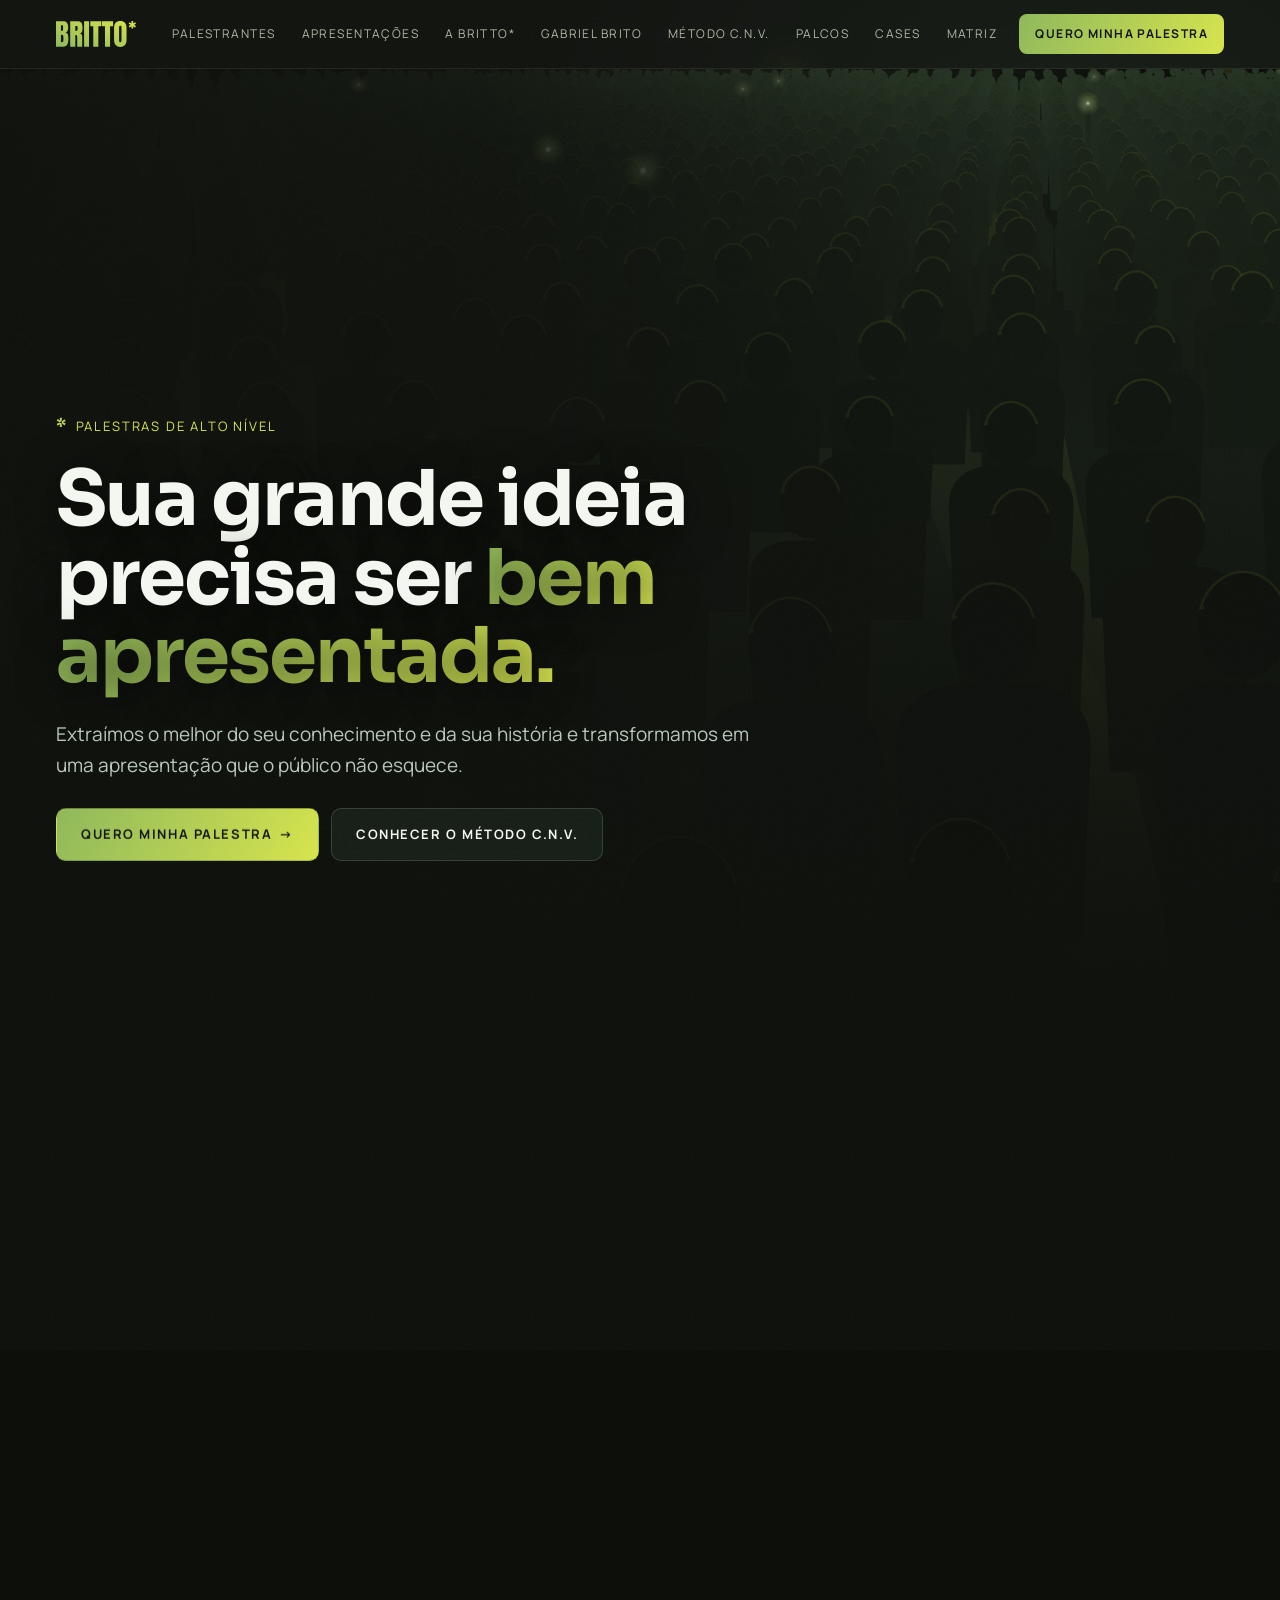
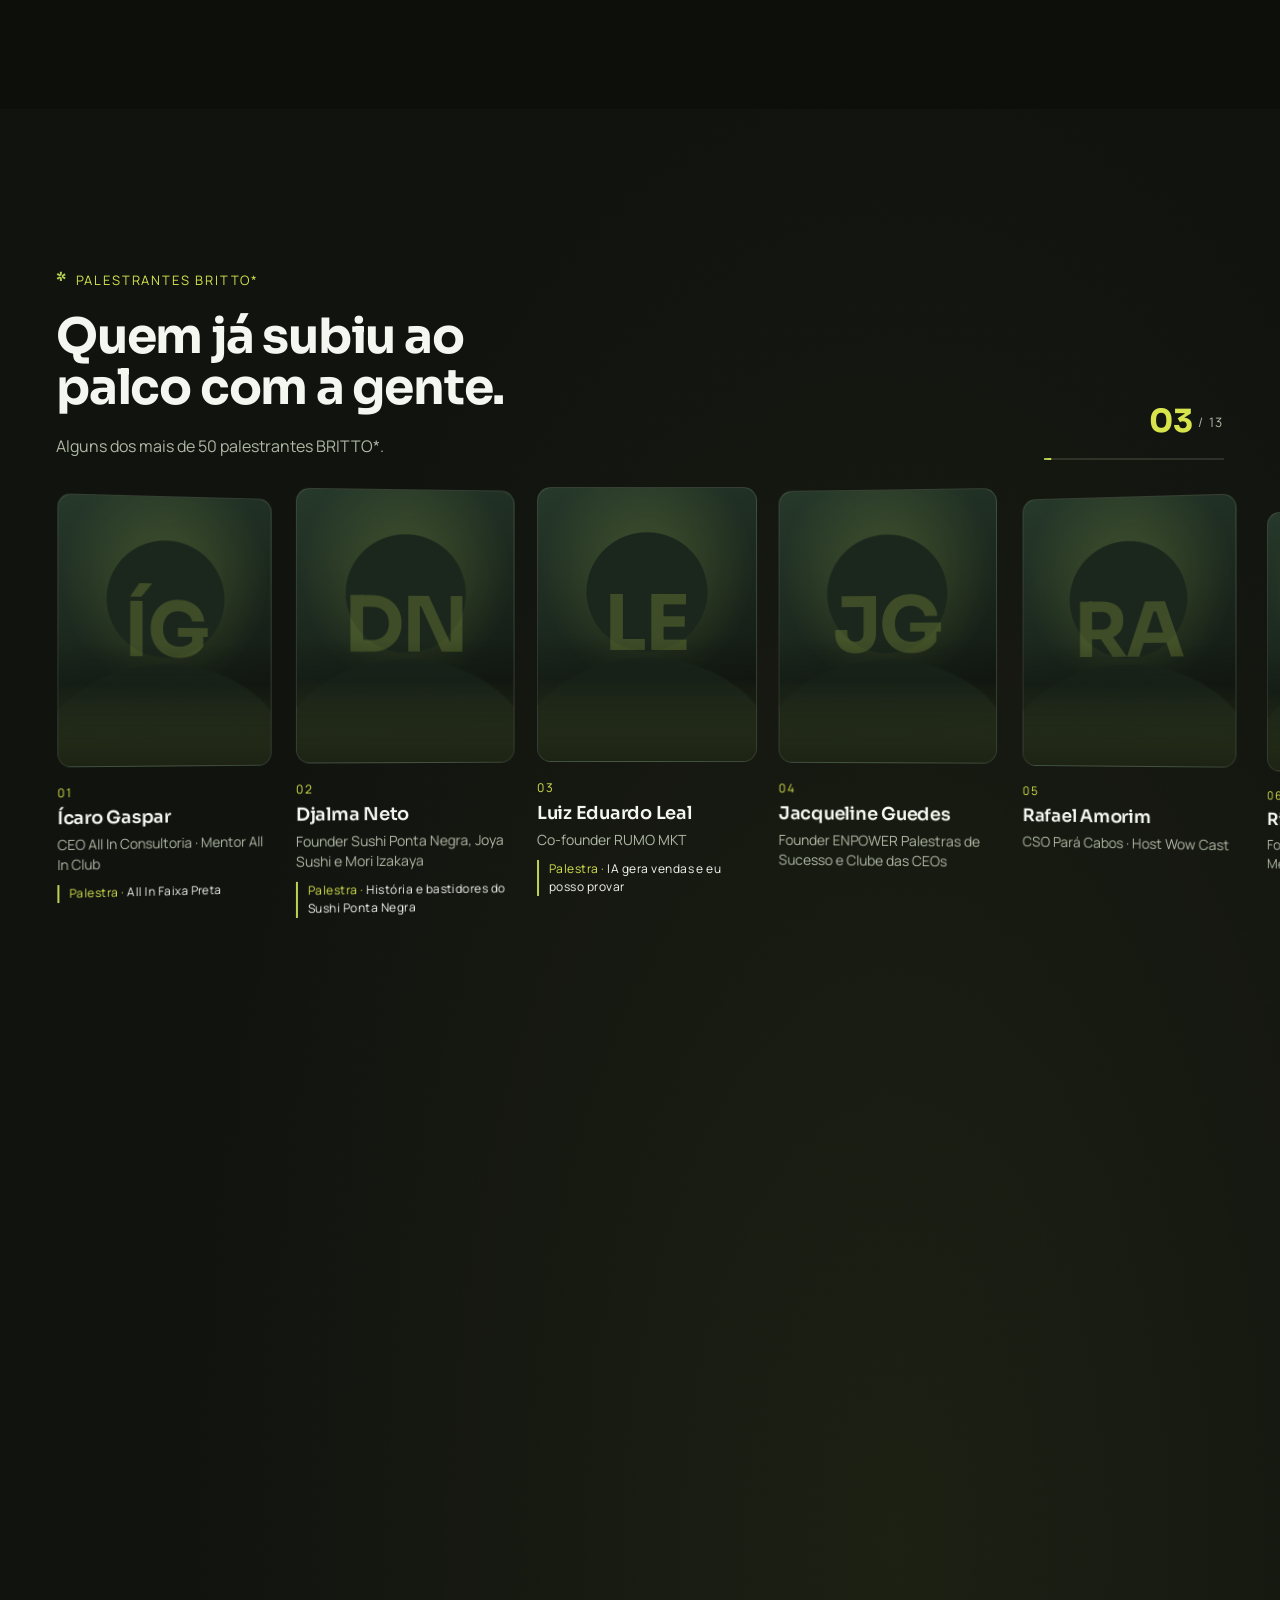
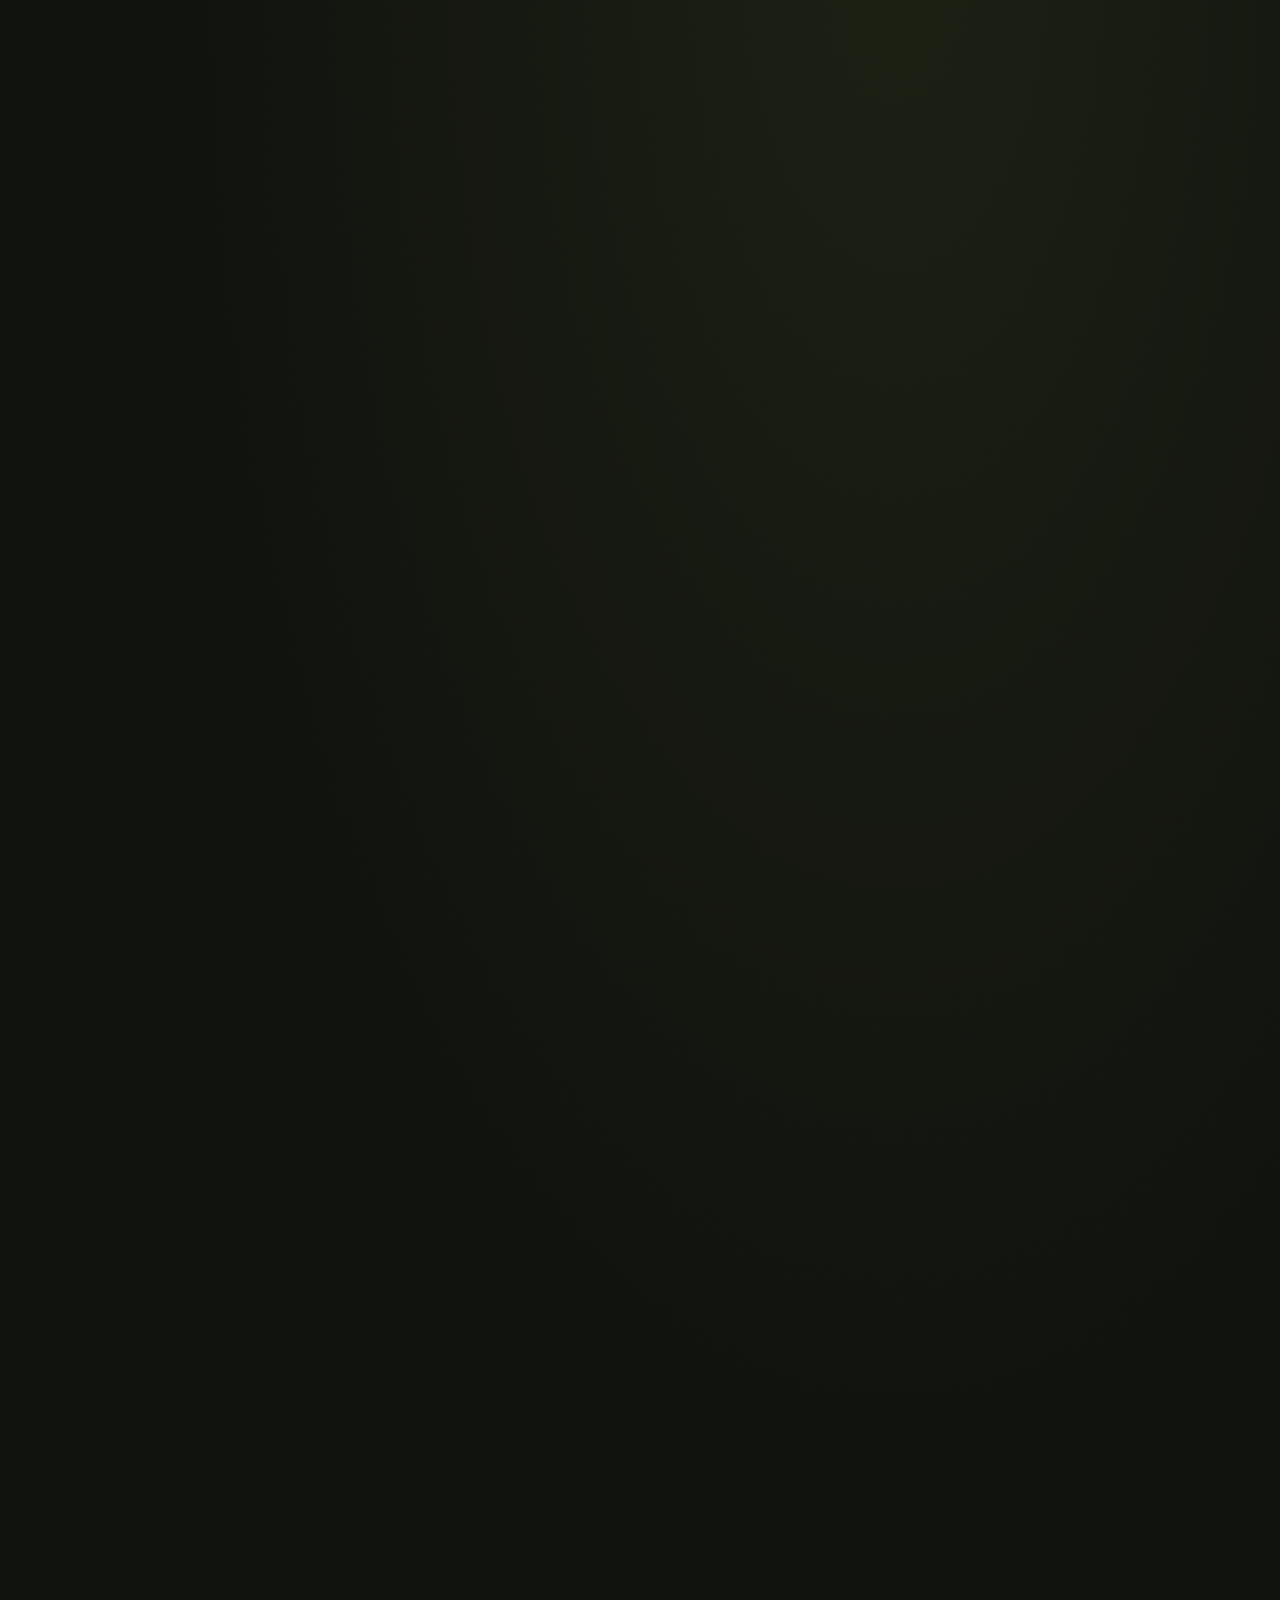
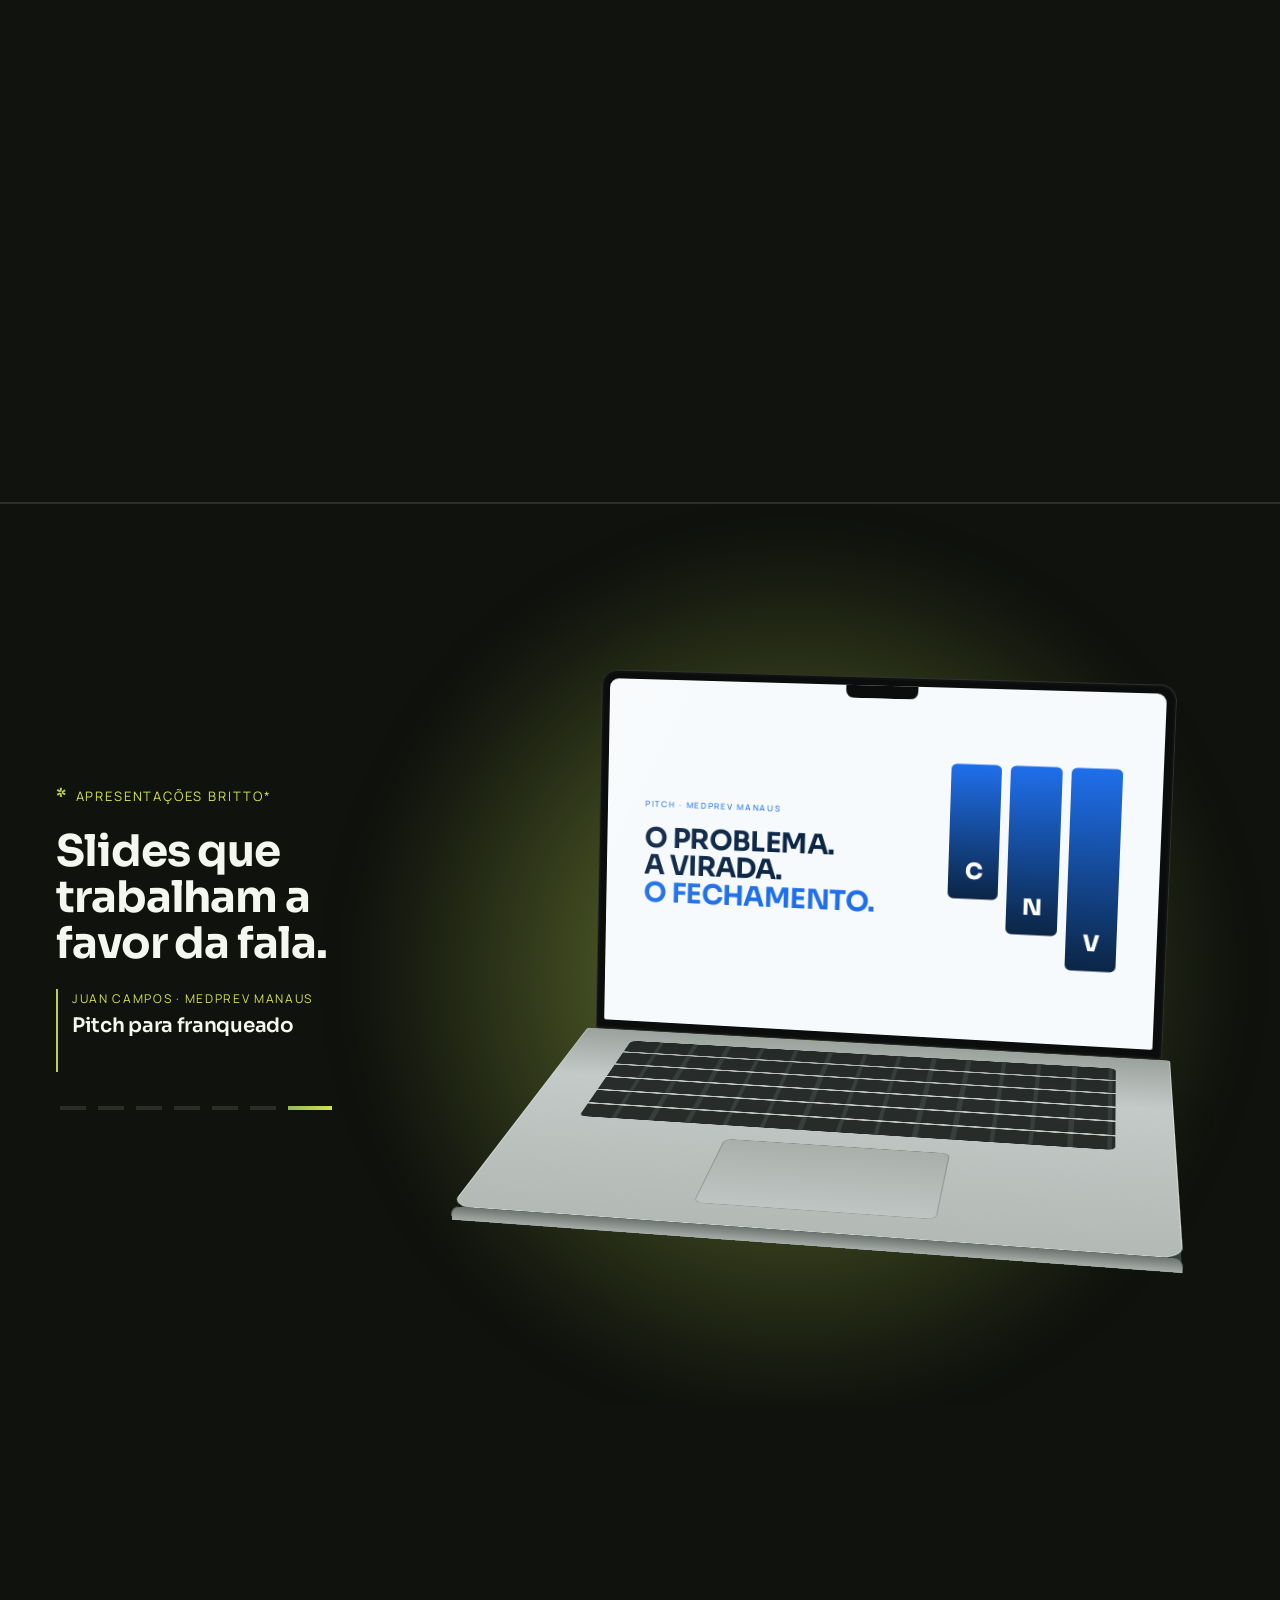
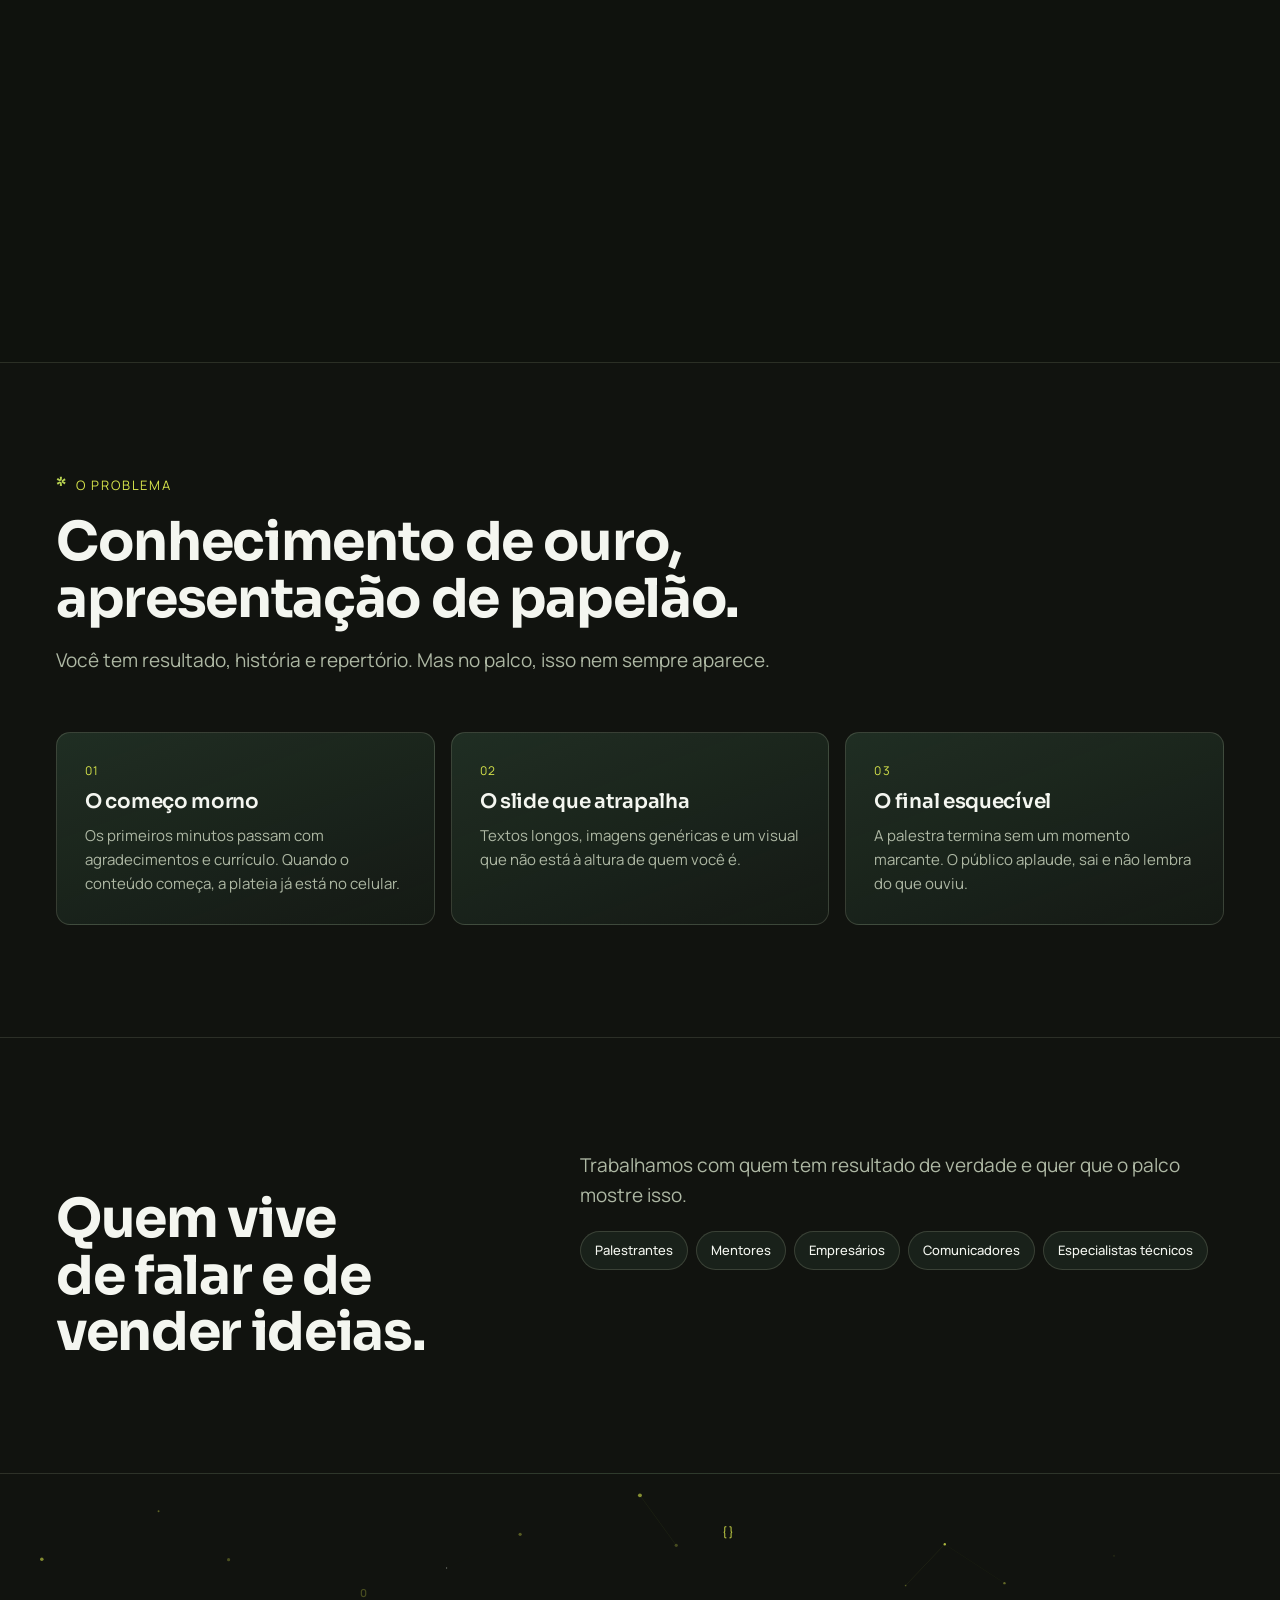
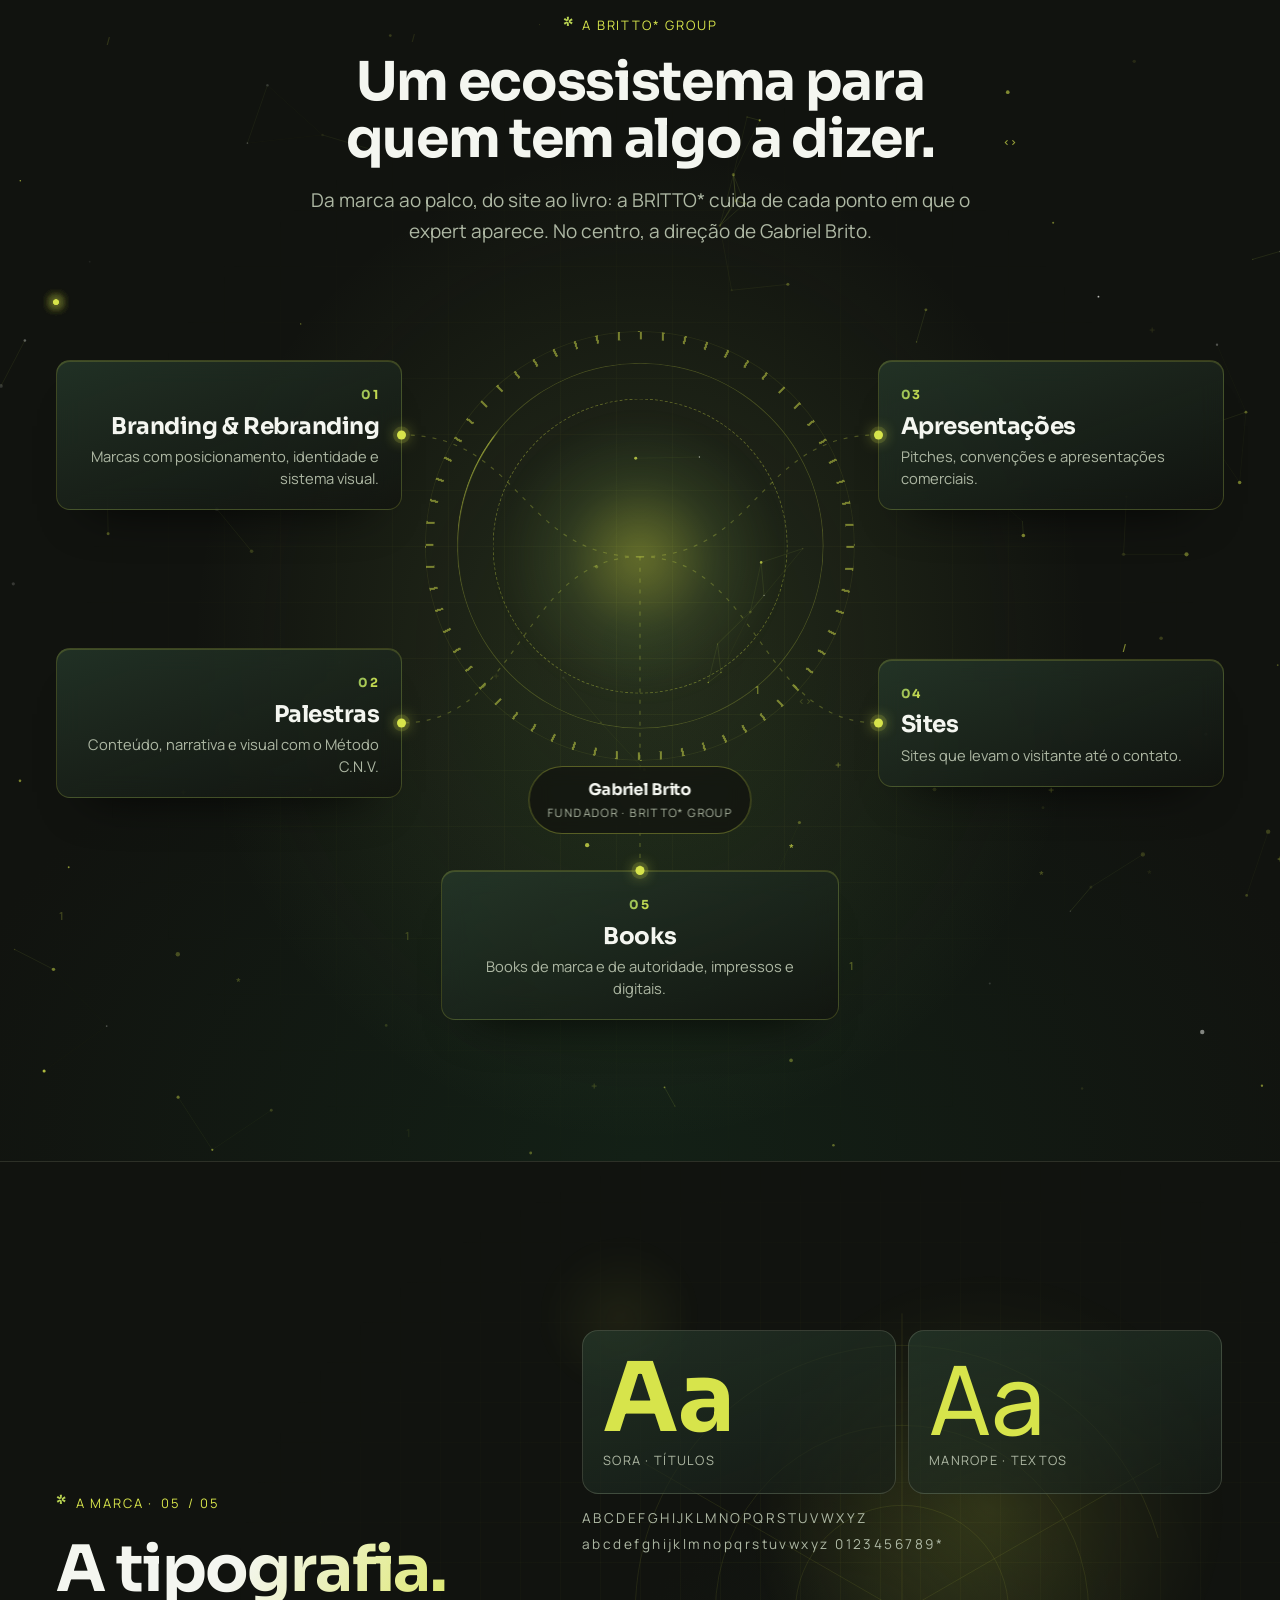
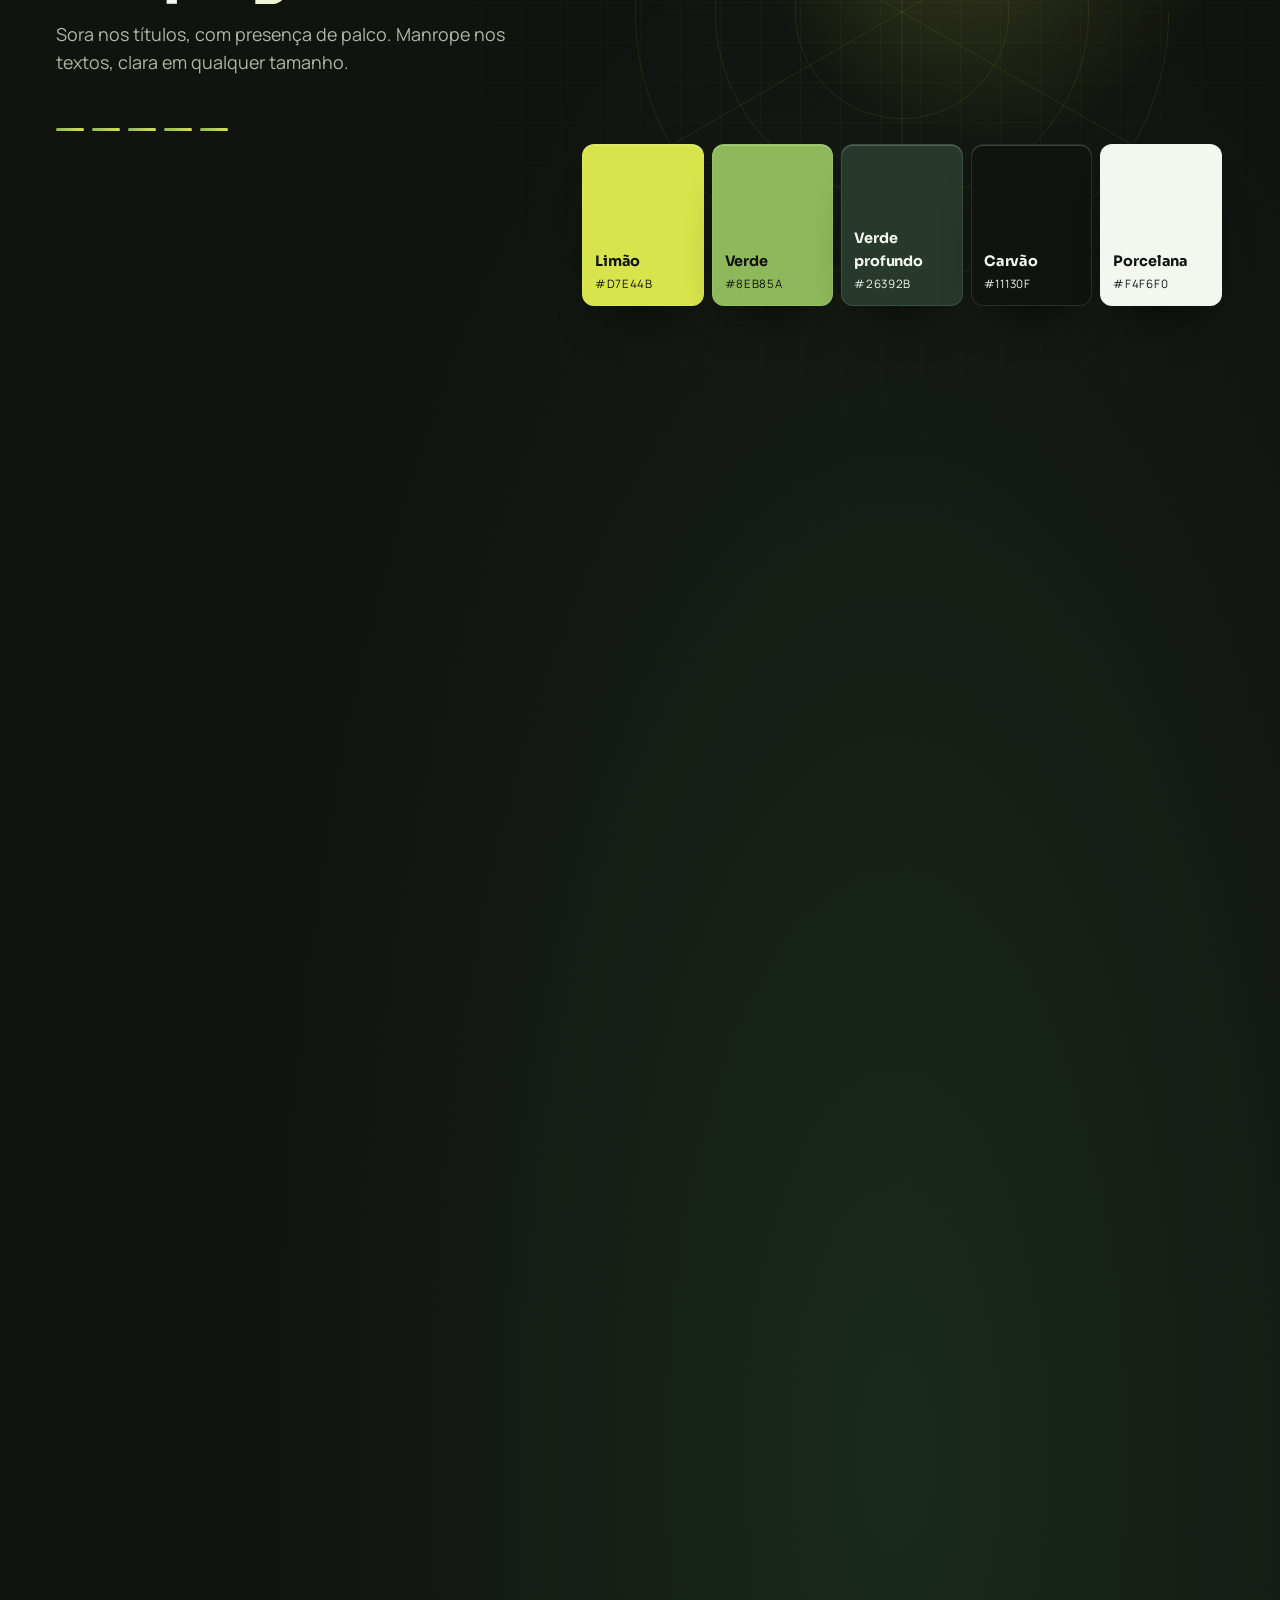
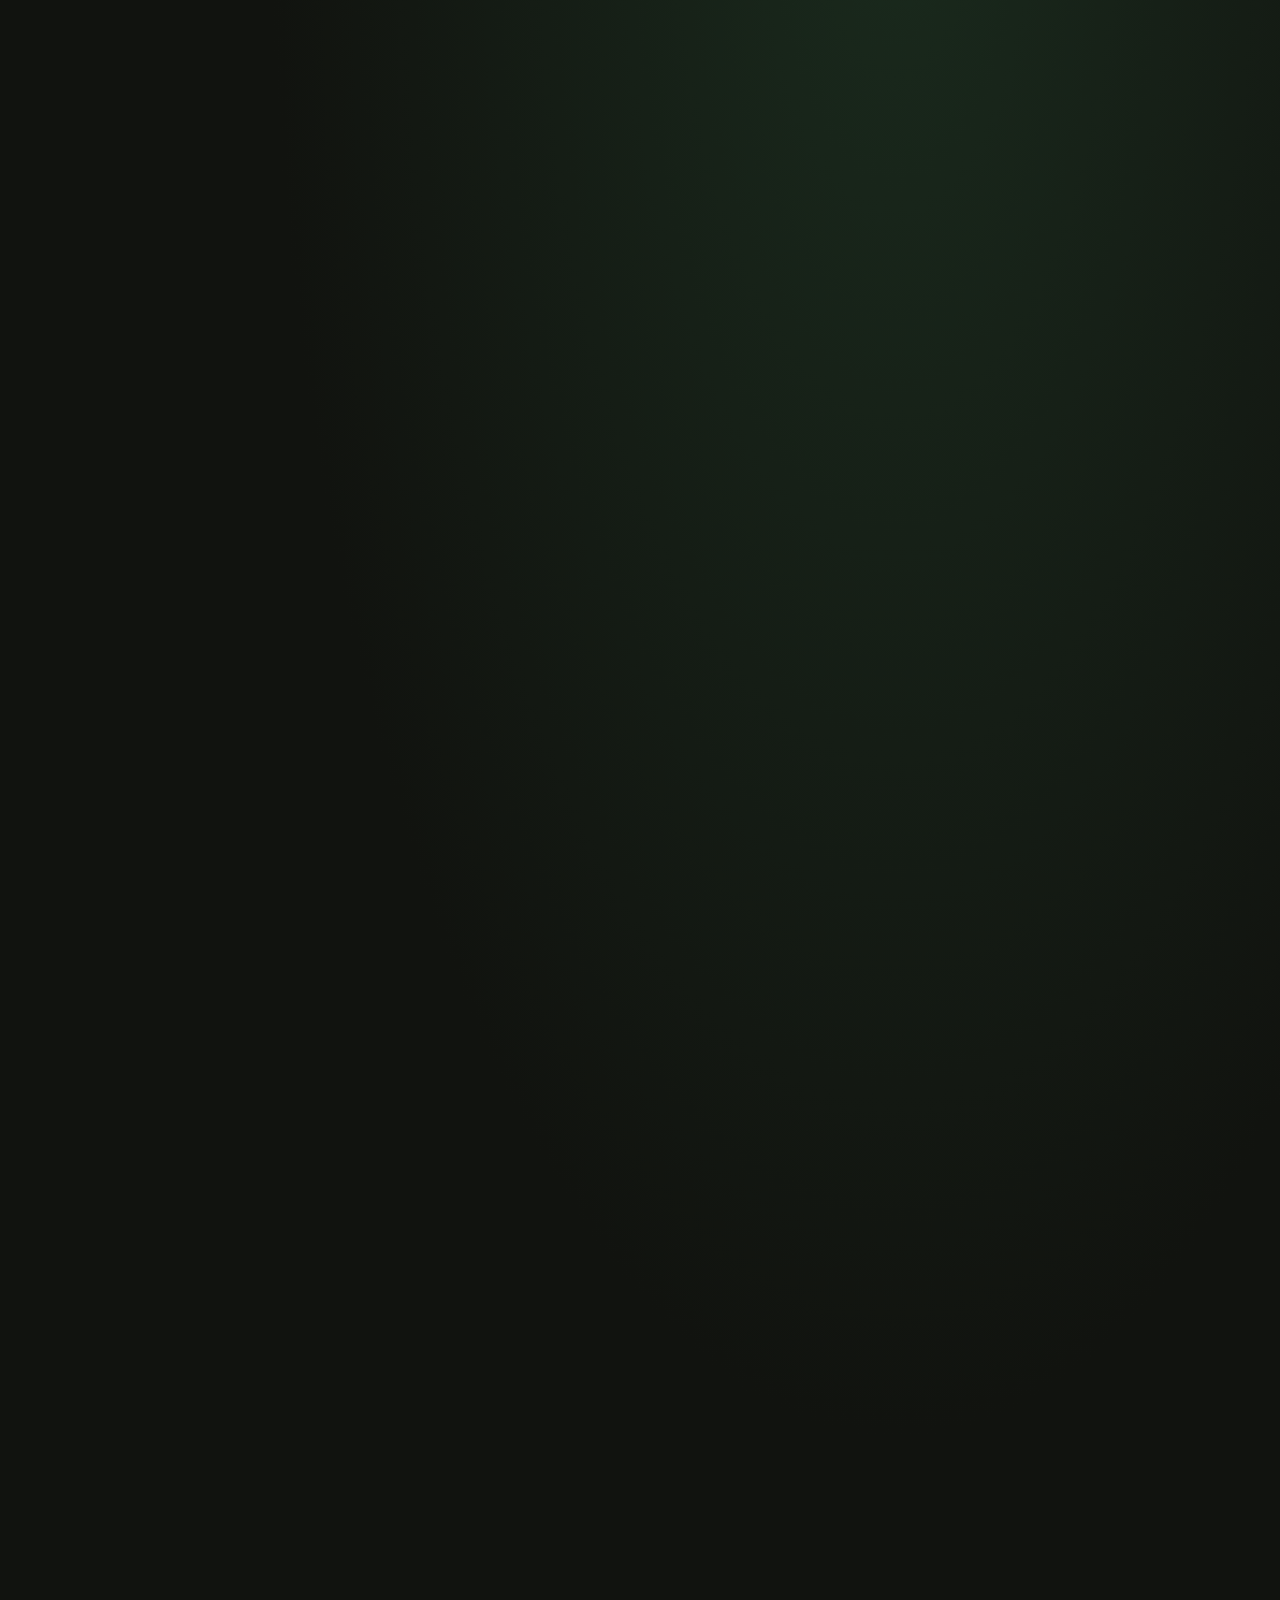
<file: index.html>
<!doctype html>
<html lang="pt-BR">
<head>
<meta charset="utf-8">
<meta name="viewport" content="width=device-width,initial-scale=1,viewport-fit=cover">
<title>BRITTO* Experts · Apresentações de alto nível</title>
<meta name="description" content="BRITTO* Experts, uma empresa BRITTO* GROUP. Transformamos o seu conhecimento e a sua história em uma palestra que o público não esquece, com as três mentorias do Método C.N.V.">
<script>document.documentElement.classList.add("js")</script>
<meta property="og:type" content="website">
<meta property="og:locale" content="pt_BR">
<meta property="og:site_name" content="BRITTO* Experts">
<meta property="og:title" content="BRITTO* Experts · Sua grande ideia precisa ser bem apresentada">
<meta property="og:description" content="Palestras e apresentações de alto nível com o Método C.N.V.: conteúdo, narrativa e visual. Uma empresa BRITTO* GROUP.">
<meta property="og:url" content="https://gabritomelo10-create.github.io/brittoexperts/">
<meta property="og:image" content="https://gabritomelo10-create.github.io/brittoexperts/img/brand/og-image.jpg">
<meta property="og:image:width" content="1200">
<meta property="og:image:height" content="630">
<meta property="og:image:alt" content="BRITTO* Experts: sua grande ideia precisa ser bem apresentada">
<meta name="twitter:card" content="summary_large_image">
<link rel="canonical" href="https://gabritomelo10-create.github.io/brittoexperts/">
<meta name="theme-color" content="#11130F">
<link rel="icon" href="img/brand/simbolo-limao.svg" type="image/svg+xml">
<link rel="apple-touch-icon" href="img/brand/apple-touch-icon.png">
<link rel="preconnect" href="https://fonts.googleapis.com">
<link rel="preconnect" href="https://fonts.gstatic.com" crossorigin>
<link rel="stylesheet" href="https://fonts.googleapis.com/css2?family=Sora:wght@600;700&family=Manrope:wght@400;500;600;700&display=swap">
<link rel="stylesheet" href="css/style.css">
</head>
<body>
<a class="skip" href="#palestrantes">Pular a abertura</a>

<div class="progress" aria-hidden="true"><i id="progress"></i></div>
<div class="cursor" id="cursor" aria-hidden="true"></div>
<div class="fx-bokeh" id="fx-bokeh" aria-hidden="true"><i></i><i></i><i></i><i></i><i></i><i></i></div>
<div class="fx-grain" aria-hidden="true"></div>

<header class="top">
  <div class="wrap">
    <a class="logo" href="#topo" aria-label="BRITTO* Experts, início"><img src="img/brand/compacta-limao.svg" alt="BRITTO*" width="99" height="32"></a>
    <button class="menu-toggle" type="button" aria-expanded="false" aria-controls="menu"><span class="sr-only">Abrir menu</span><i></i><i></i><i></i></button>
    <div class="navscroll" id="menu">
      <nav class="menu" aria-label="Seções">
        <a href="#palestrantes">Palestrantes</a>
        <a href="#apresentacoes">Apresentações</a>
        <a href="#ecossistema">A BRITTO*</a>
        <a href="#gabriel">Gabriel Brito</a>
        <a href="#mentorias">Método C.N.V.</a>
        <a href="#palcos">Palcos</a>
        <a href="#cases">Cases</a>
        <a href="#matriz">Matriz</a>
        <a class="cta magnet" data-wa="Olá! Vim pelo site da BRITTO* Experts e quero a minha palestra." href="#">Quero minha palestra</a>
      </nav>
    </div>
  </div>
</header>

<main id="topo">

<!-- ABERTURA — cena 3D: plateia cheia, a câmera recua e revela VOCÊ -->
<section class="stage" id="stage" aria-label="Abertura">
  <div class="stage-pin">
    <canvas id="stage-canvas" aria-hidden="true"></canvas>
    <div class="stage-vignette" aria-hidden="true"></div>

    <div class="beat beat-1" data-in="0" data-out="0.13">
      <div class="wrap">
        <p class="eyebrow">Palestras de alto nível</p>
        <h1>Sua grande ideia precisa ser <em>bem apresentada.</em></h1>
        <p class="lede">Extraímos o melhor do seu conhecimento e da sua história e transformamos em uma apresentação que o público não esquece.</p>
        <div class="btns">
          <a class="btn magnet" data-wa="Olá! Vim pelo site da BRITTO* Experts e quero a minha palestra." href="#">Quero minha palestra <span class="arr">→</span></a>
          <a class="btn ghost magnet" href="#mentorias">Conhecer o Método C.N.V.</a>
        </div>
      </div>
    </div>

    <div class="beat beat-2" data-in="0.15" data-out="0.31">
      <div class="wrap">
        <p class="kicker">Uma plateia cheia.</p>
        <p class="kicker dim">Centenas de olhares esperando a primeira palavra.</p>
      </div>
    </div>

    <div class="beat beat-3" data-in="0.42" data-out="0.6">
      <div class="wrap">
        <p class="kicker small">E no centro do palco, quem decide se eles vão lembrar é…</p>
      </div>
    </div>

    <h2 class="sr-only">Você. Não desperdice o potencial da sua próxima apresentação.</h2>

    <div class="beat beat-final" data-in="0.86" data-out="2">
      <div class="wrap">
        <div class="btns">
          <a class="btn magnet" data-wa="Olá! Vim pelo site da BRITTO* Experts e quero a minha palestra." href="#">Quero minha palestra <span class="arr">→</span></a>
          <a class="btn ghost magnet" href="#mentorias">Conhecer o Método C.N.V.</a>
        </div>
      </div>
    </div>

    <div class="scroll-hint" aria-hidden="true"><span>Role para entrar em cena</span><i></i></div>
  </div>
</section>

<!-- PALESTRANTES — trilho horizontal que anda com o scroll -->
<section class="cast" id="palestrantes" aria-label="Palestrantes BRITTO*">
  <div class="cast-pin">
    <div class="wrap cast-head">
      <div class="stack">
        <p class="eyebrow" data-reveal>Palestrantes BRITTO*</p>
        <h2 data-reveal data-split>Quem já subiu ao palco com a gente.</h2>
        <p class="lede" data-reveal>Alguns dos mais de 50 palestrantes BRITTO*.</p>
      </div>
      <div class="cast-meta" data-reveal>
        <span class="cast-count"><b id="cast-idx">01</b> / <span id="cast-total">13</span></span>
        <span class="cast-bar"><i id="cast-bar"></i></span>
      </div>
    </div>
    <div class="cast-viewport">
      <div class="cast-track" id="speakers"></div>
    </div>
  </div>
</section>

<!-- APRESENTAÇÕES — MacBook 3D que abre girando e passa os slides -->
<section class="showcase" id="apresentacoes" aria-label="Apresentações BRITTO*">
  <div class="show-pin">
    <div class="show-glow" aria-hidden="true"></div>
    <div class="wrap show-copy">
      <p class="eyebrow">Apresentações BRITTO*</p>
      <h2>Slides que trabalham a favor da fala.</h2>
      <div class="show-caption" aria-live="polite">
        <span class="show-client" id="show-client">BRITTO*</span>
        <b class="show-title" id="show-title">Direção de arte para palestras</b>
      </div>
      <div class="show-dots" id="show-dots" aria-label="Escolher apresentação"></div>
    </div>
    <div class="mac-stage" aria-hidden="true">
      <div class="mac" id="mac">
        <div class="mac-base">
          <div class="mac-deck"><i class="mac-keys"></i><i class="mac-pad"></i></div>
          <div class="mac-under"></div>
          <div class="mac-front"></div>
        </div>
        <div class="mac-lid" id="mac-lid">
          <div class="mac-screen-face">
            <div class="mac-bezel">
              <i class="mac-notch"></i>
              <div class="mac-screen" id="mac-screen">
                <div class="mac-boot"><img src="img/brand/experts-limao.svg" alt=""></div>
                <div class="mac-slides" id="mac-slides"></div>
              </div>
            </div>
          </div>
          <div class="mac-back-face"><span>*</span></div>
        </div>
      </div>
      <div class="mac-shadow"></div>
    </div>
  </div>
</section>


<section class="band">
  <div class="wrap">
    <div class="head">
      <p class="eyebrow" data-reveal>O problema</p>
      <h2 data-reveal data-split>Conhecimento de ouro, apresentação de papelão.</h2>
      <p class="lede" data-reveal>Você tem resultado, história e repertório. Mas no palco, isso nem sempre aparece.</p>
    </div>
    <div class="dor">
      <div class="glow" data-reveal><span class="n">01</span><b>O começo morno</b><p>Os primeiros minutos passam com agradecimentos e currículo. Quando o conteúdo começa, a plateia já está no celular.</p></div>
      <div class="glow" data-reveal><span class="n">02</span><b>O slide que atrapalha</b><p>Textos longos, imagens genéricas e um visual que não está à altura de quem você é.</p></div>
      <div class="glow" data-reveal><span class="n">03</span><b>O final esquecível</b><p>A palestra termina sem um momento marcante. O público aplaude, sai e não lembra do que ouviu.</p></div>
    </div>
  </div>
</section>

<section class="band">
  <div class="wrap split">
    <div class="stack">
      <p class="eyebrow" data-reveal>Para quem é</p>
      <h2 data-reveal data-split>Quem vive de falar e de vender ideias.</h2>
    </div>
    <div class="stack">
      <p class="lede" data-reveal>Trabalhamos com quem tem resultado de verdade e quer que o palco mostre isso.</p>
      <div class="chips" data-reveal>
        <span class="chip">Palestrantes</span><span class="chip">Mentores</span><span class="chip">Empresários</span><span class="chip">Comunicadores</span><span class="chip">Especialistas técnicos</span>
      </div>
    </div>
  </div>
</section>

<!-- A BRITTO* — Gabriel no centro do ecossistema, com partículas e os cinco braços -->
<section class="eco" id="ecossistema" aria-label="A BRITTO* GROUP">
  <canvas class="eco-fx" id="eco-fx" aria-hidden="true"></canvas>
  <div class="wrap">
    <div class="head eco-head">
      <p class="eyebrow" data-reveal>A BRITTO* GROUP</p>
      <h2 data-reveal data-split>Um ecossistema para quem tem algo a dizer.</h2>
      <p class="lede" data-reveal>Da marca ao palco, do site ao livro: a BRITTO* cuida de cada ponto em que o expert aparece. No centro, a direção de Gabriel Brito.</p>
    </div>
    <div class="eco-stage" id="eco-stage">
      <svg class="eco-lines" id="eco-lines" aria-hidden="true"></svg>
      <div class="eco-core" aria-hidden="true">
        <i class="eco-ring r1"></i><i class="eco-ring r2"></i><i class="eco-ring r3"></i>
        <i class="eco-glow"></i>
        <div class="eco-man">
          <img src="img/gabriel-cutout.webp" alt="" width="725" height="1400" loading="lazy" decoding="async">
          <img class="eco-holo" src="img/gabriel-cutout.webp" alt="" width="725" height="1400" loading="lazy" decoding="async">
        </div>
        <span class="eco-tag"><b>Gabriel Brito</b>Fundador · BRITTO* GROUP</span>
      </div>
      <article class="eco-arm eco-l1" data-arm="0" style="--i:0">
        <span class="eco-n">01</span><h3>Branding & Rebranding</h3><p>Marcas com posicionamento, identidade e sistema visual.</p>
      </article>
      <article class="eco-arm eco-l2" data-arm="1" style="--i:1">
        <span class="eco-n">02</span><h3>Palestras</h3><p>Conteúdo, narrativa e visual com o Método C.N.V.</p>
      </article>
      <article class="eco-arm eco-r1" data-arm="2" style="--i:2">
        <span class="eco-n">03</span><h3>Apresentações</h3><p>Pitches, convenções e apresentações comerciais.</p>
      </article>
      <article class="eco-arm eco-r2" data-arm="3" style="--i:3">
        <span class="eco-n">04</span><h3>Sites</h3><p>Sites que levam o visitante até o contato.</p>
      </article>
      <article class="eco-arm eco-b" data-arm="4" style="--i:4">
        <span class="eco-n">05</span><h3>Books</h3><p>Books de marca e de autoridade, impressos e digitais.</p>
      </article>
    </div>
  </div>
</section>

<!-- A MARCA — o asterisco é construído com o scroll: conceito, geometria, nome, cores e tipografia -->
<section class="brand" id="marca" aria-label="A construção da marca BRITTO*">
  <div class="brand-sticky">
    <div class="brand-bg" aria-hidden="true"><i class="bk b1"></i><i class="bk b2"></i><i class="bk b3"></i></div>
    <div class="wrap brand-grid">
      <div class="brand-copy">
        <p class="eyebrow">A marca · <span id="bstep-n">01</span> / 05</p>
        <div class="bsteps">
          <article class="bstep on"><h2>O conceito.</h2><p>Um asterisco marca o que merece atenção. É o sinal que separa o comum do que é notável, e é isso que fazemos com cada expert.</p></article>
          <article class="bstep"><h2>A geometria.</h2><p>Três barras com a mesma espessura, a 60° uma da outra. Construído em grid para funcionar do favicon ao telão do palco.</p></article>
          <article class="bstep"><h2>O nome.</h2><p>BRITTO em caixa alta e condensada, firme como um palco. O asterisco sobe para o alto, como a nota que destaca.</p></article>
          <article class="bstep"><h2>As cores.</h2><p>Limão para a energia, carvão para a seriedade, porcelana para respirar. O degradê leva do verde ao limão, como a luz que acende.</p></article>
          <article class="bstep"><h2>A tipografia.</h2><p>Sora nos títulos, com presença de palco. Manrope nos textos, clara em qualquer tamanho.</p></article>
        </div>
        <div class="bdots" aria-hidden="true"><i class="on"></i><i></i><i></i><i></i><i></i></div>
      </div>
      <div class="brand-visual" id="brand-visual" aria-hidden="true">
        <svg class="bv-guides" viewBox="0 0 600 600">
          <circle cx="300" cy="300" r="250"/><circle cx="300" cy="300" r="175"/><circle cx="300" cy="300" r="100"/>
          <line x1="300" y1="20" x2="300" y2="580"/><line x1="57.5" y1="160" x2="542.5" y2="440"/><line x1="57.5" y1="440" x2="542.5" y2="160"/>
          <line class="h" x1="20" y1="300" x2="580" y2="300"/>
          <path class="arc" d="M300 210 A90 90 0 0 1 378 255"/><text x="352" y="214">60°</text>
          <path class="arc" d="M378 345 A90 90 0 0 1 300 390"/><text x="352" y="400">60°</text>
          <g class="dim"><line x1="372" y1="200" x2="372" y2="400"/><text x="384" y="304">h</text><line x1="277" y1="430" x2="323" y2="430"/><text x="290" y="452">h/4,3</text></g>
        </svg>
        <svg class="bv-ast" id="bv-ast" viewBox="0 0 600 600">
          <defs><linearGradient id="bvg" x1="0" y1="1" x2="1" y2="0"><stop offset="0" stop-color="#8EB85A"/><stop offset="1" stop-color="#D7E44B"/></linearGradient>
          <filter id="bvglow" x="-50%" y="-50%" width="200%" height="200%"><feGaussianBlur stdDeviation="10" result="b"/><feMerge><feMergeNode in="b"/><feMergeNode in="SourceGraphic"/></feMerge></filter></defs>
          <g id="bv-star" filter="url(#bvglow)"><rect class="bar" x="277" y="200" width="46" height="200" rx="4"/><rect class="bar" x="277" y="200" width="46" height="200" rx="4"/><rect class="bar" x="277" y="200" width="46" height="200" rx="4"/></g>
        </svg>
        <img class="bv-word" id="bv-word" src="img/brand/compacta-limao.svg" alt="" width="330" height="106">
        <div class="bv-pal" id="bv-pal">
          <span style="--c:#D7E44B;--t:#11130F"><b>Limão</b>#D7E44B</span>
          <span style="--c:#8EB85A;--t:#11130F"><b>Verde</b>#8EB85A</span>
          <span style="--c:#26392B;--t:#F4F6F0"><b>Verde profundo</b>#26392B</span>
          <span style="--c:#11130F;--t:#F4F6F0"><b>Carvão</b>#11130F</span>
          <span style="--c:#F4F6F0;--t:#11130F"><b>Porcelana</b>#F4F6F0</span>
        </div>
        <div class="bv-type" id="bv-type">
          <div class="t1"><span>Aa</span><small>Sora · títulos</small></div>
          <div class="t2"><span>Aa</span><small>Manrope · textos</small></div>
          <p>ABCDEFGHIJKLMNOPQRSTUVWXYZ<br>abcdefghijklmnopqrstuvwxyz 0123456789*</p>
        </div>
      </div>
    </div>
  </div>
</section>

<!-- O SÍMBOLO EM 3D — arraste para girar, passe o mouse para iluminar -->
<section class="simbolo" id="simbolo" aria-label="O símbolo BRITTO* em 3D">
  <canvas class="sim-canvas" id="sim-canvas" aria-hidden="true"></canvas>
  <div class="sim-floor" aria-hidden="true"></div>
  <div class="wrap sim-copy">
    <p class="eyebrow" data-reveal>O símbolo</p>
    <h2 data-reveal data-split>Um asterisco que você pode tocar.</h2>
    <p class="lede" data-reveal>Arraste para girar. Passe o mouse para acender as luzes. Toque duas vezes para ele dar uma volta.</p>
    <div class="sim-hint" data-reveal><i></i>Arraste</div>
  </div>
</section>

<!-- MOCKUPS — a marca aplicada, em 3D: passe o mouse, vire, balance -->
<section class="mockups" id="mockups" aria-label="Mockups da marca BRITTO*">
  <div class="mk-light" aria-hidden="true"></div>
  <div class="wrap">
    <div class="head">
      <p class="eyebrow" data-reveal>Mockups</p>
      <h2 data-reveal data-split>A marca no mundo real.</h2>
      <p class="lede" data-reveal>Passe o mouse sobre cada peça: o cartão vira, o crachá balança, o book abre e o letreiro acende.</p>
    </div>
    <div class="mk-grid" id="mk-grid">
      <figure class="mk mk-cards" data-mk>
        <div class="mk-scene">
          <div class="card3d"><div class="cf front"><img src="img/brand/simbolo-limao.svg" alt=""><span>Gabriel Brito<small>Fundador</small></span></div><div class="cf back"><img src="img/brand/compacta-limao.svg" alt=""></div></div>
          <div class="card3d c2"><div class="cf front"><img src="img/brand/simbolo-limao.svg" alt=""></div><div class="cf back"><img src="img/brand/compacta-limao.svg" alt=""></div></div>
        </div>
        <figcaption><b>Cartão de visita</b>Passe o mouse para virar</figcaption>
      </figure>
      <figure class="mk mk-badge" data-mk>
        <div class="mk-scene"><div class="lanyard" id="lanyard"><i class="strap"></i><div class="badge"><i class="clip"></i><img src="img/brand/simbolo-limao.svg" alt=""><b>VOCÊ</b><span>Palestrante BRITTO*</span><img class="bw" src="img/brand/compacta-limao.svg" alt=""></div></div></div>
        <figcaption><b>Crachá de evento</b>Mexa o mouse para balançar</figcaption>
      </figure>
      <figure class="mk mk-book" data-mk>
        <div class="mk-scene"><div class="book"><div class="b-back"></div><div class="b-pages"></div><div class="b-spine"><span>BRITTO* · BOOK DE MARCA</span></div><div class="b-page"><p>Conteúdo<i>Narrativa</i>Visual</p></div><div class="b-cover"><div class="bc-in"><img src="img/brand/simbolo-limao.svg" alt=""><b>Book<br>de marca</b><small>BRITTO* GROUP</small></div><div class="bc-out"></div></div></div></div>
        <figcaption><b>Book</b>Passe o mouse para abrir</figcaption>
      </figure>
      <figure class="mk mk-phone" data-mk>
        <div class="mk-scene"><div class="phone"><div class="ph-screen"><div class="ph-top"><img src="img/brand/simbolo-limao.svg" alt=""><span><b>britto.group</b>Apresentações de alto nível</span></div><div class="ph-feed"><i class="p1"></i><i class="p2"></i><i class="p3"></i><i class="p4"></i><i class="p5"></i><i class="p6"></i><i class="p1"></i><i class="p2"></i><i class="p3"></i><i class="p4"></i><i class="p5"></i><i class="p6"></i></div></div></div></div>
        <figcaption><b>Instagram</b>O feed corre no hover</figcaption>
      </figure>
      <figure class="mk mk-neon" data-mk>
        <div class="mk-scene"><div class="wall"><img class="neon" src="img/brand/compacta-limao.svg" alt=""><i class="spill"></i></div></div>
        <figcaption><b>Letreiro</b>Passe o mouse para acender</figcaption>
      </figure>
      <figure class="mk mk-photo" data-mk>
        <div class="mk-scene"><img class="ph-img" src="img/brand/asterisco-pedestal.jpg" alt="Asterisco BRITTO* em 3D sobre pedestal" loading="lazy" decoding="async"></div>
        <figcaption><b>Símbolo em pedestal</b>Render 3D da marca</figcaption>
      </figure>
    </div>
  </div>
</section>

<!-- QUEM É GABRIEL BRITO — retrato que acende com o scroll e nome gigante correndo atrás -->
<section class="founder" id="gabriel" aria-label="Quem é Gabriel Brito">
  <div class="founder-name" aria-hidden="true"><span id="founder-name">GABRIEL BRITO * GABRIEL BRITO * GABRIEL BRITO * GABRIEL BRITO *</span></div>
  <div class="wrap founder-grid">
    <figure class="founder-photo no-photo" id="founder-photo">
      <i class="founder-beam" aria-hidden="true"></i>
      <img alt="Gabriel Brito" loading="lazy" decoding="async" data-src="img/gabriel-brito.jpg">
      <svg class="founder-sil" viewBox="0 0 90 150" aria-hidden="true"><path d="M30.6 23.2 L29.8 27.6 L19.0 30.4 L14.6 35.6 L13.2 46.0 L11.8 62.0 L11.4 71.6 L12.2 86.0 L13.2 93.2 L16.2 92.8 L16.4 84.4 L16.0 70.0 L18.6 54.0 L19.8 70.0 L21.2 76.4 L20.2 82.8 L21.2 110.0 L22.8 142.8 L21.6 150.0 L31.8 150.0 L31.2 118.0 L34.0 86.8 L36.0 86.8 L38.8 118.0 L38.2 150.0 L48.4 150.0 L47.2 142.8 L48.8 110.0 L49.8 82.8 L48.8 76.4 L50.2 70.0 L51.4 53.2 L59.8 55.6 L68.6 49.2 L77.4 40.4 L81.0 35.6 L81.8 32.0 L78.8 32.4 L73.0 35.6 L63.8 41.6 L55.4 35.6 L51.0 30.4 L40.2 27.6 L39.4 23.2 Z"/><circle cx="35" cy="13.6" r="8"/></svg>
      <figcaption><span>Fundador</span><b><img src="img/brand/principal-clara.svg" alt="BRITTO* GROUP"></b></figcaption>
    </figure>
    <div class="founder-copy">
      <p class="eyebrow" data-reveal>Quem é</p>
      <h2 data-reveal data-split>Gabriel Brito.</h2>
      <p class="lede" data-reveal>Fundador da BRITTO* GROUP. Gabriel criou a BRITTO* com uma ideia simples: quem tem conhecimento de verdade merece brilhar no palco. O trabalho começa tirando a grande ideia da cabeça do expert e termina em uma apresentação que o público não esquece.</p>
      <div class="btns" data-reveal>
        <a class="btn magnet" data-wa="Olá, Gabriel! Vim pelo site da BRITTO* Experts e quero conversar sobre a minha próxima apresentação." href="#">Falar com o Gabriel <span class="arr">→</span></a>
      </div>
    </div>
  </div>
  <div class="founder-reel" aria-label="Gabriel Brito em cena">
    <div class="reel-track" id="reel-track">
      <figure class="reel-item"><img src="img/gabriel/cena-7.jpg" alt="Gabriel Brito palestrando no palco" loading="lazy" decoding="async"><figcaption>No palco</figcaption></figure>
      <figure class="reel-item"><img src="img/gabriel/cena-2.jpg" alt="Gabriel Brito em entrevista na rádio Rios FM" loading="lazy" decoding="async"><figcaption>Rádio · Rios FM</figcaption></figure>
      <figure class="reel-item"><img src="img/gabriel/cena-8.jpg" alt="Gabriel Brito apresentando para uma plateia" loading="lazy" decoding="async"><figcaption>Evento</figcaption></figure>
      <figure class="reel-item"><img src="img/gabriel/cena-3.jpg" alt="Gabriel Brito gravando um podcast" loading="lazy" decoding="async"><figcaption>Podcast</figcaption></figure>
      <figure class="reel-item"><img src="img/gabriel/cena-4.jpg" alt="Gabriel Brito com microfone em meio à plateia" loading="lazy" decoding="async"><figcaption>Na plateia</figcaption></figure>
      <figure class="reel-item"><img src="img/gabriel/cena-5.jpg" alt="Gabriel Brito falando ao microfone em um evento" loading="lazy" decoding="async"><figcaption>Imersão</figcaption></figure>
      <figure class="reel-item"><img src="img/gabriel/cena-1.jpg" alt="Gabriel Brito nos bastidores" loading="lazy" decoding="async"><figcaption>Bastidores</figcaption></figure>
    </div>
  </div>
</section>

<!-- MÉTODO C.N.V. — a ideia viaja pela tela e vira roteiro, slide e brilho -->
<section class="flow" id="mentorias" aria-label="Método C.N.V.">
  <div class="flow-pin">
    <canvas id="flow-canvas" aria-hidden="true"></canvas>
    <div class="flow-words" id="flow-words" aria-hidden="true"></div>
    <div class="flow-tag" id="flow-tag" aria-hidden="true"><i></i><span>Sua ideia</span></div>
    <div class="wrap flow-copy">
      <p class="eyebrow">Método C.N.V.</p>
      <h2>Da ideia solta ao slide que faz você brilhar.</h2>
      <ol class="flow-steps" id="flow-steps">
        <li class="flow-step">
          <span class="letra">C</span>
          <div class="flow-step-body">
            <h3>Mentoria de Conteúdo</h3>
            <p>Organizamos o que você sabe: a grande ideia, os argumentos e as provas que sustentam a sua fala.</p>
            <ul><li>Grande ideia da palestra</li><li>Seleção de histórias e provas</li><li>Estrutura de tópicos</li></ul>
          </div>
        </li>
        <li class="flow-step">
          <span class="letra">N</span>
          <div class="flow-step-body">
            <h3>Mentoria de Narrativa</h3>
            <p>Transformamos o conteúdo em um roteiro, com começo, virada e fechamento.</p>
            <ul><li>Abertura de impacto</li><li>Jornada e pontos de virada</li><li>Final marcante</li></ul>
          </div>
        </li>
        <li class="flow-step">
          <span class="letra">V</span>
          <div class="flow-step-body">
            <h3>Mentoria de Visual</h3>
            <p>Slides, vídeos e telões que trabalham a favor da sua fala, e não contra ela.</p>
            <ul><li>Direção de arte da palestra</li><li>Slides e vídeos</li><li>Conteúdo para telão de LED</li></ul>
          </div>
        </li>
      </ol>
      <div class="flow-final" id="flow-final">
        <p>Três mentorias separadas, com material didático exclusivo da BRITTO*. No palco, quem brilha é você.</p>
        <a class="btn magnet" data-wa="Olá! Quero saber mais sobre as mentorias do Método C.N.V. da BRITTO* Experts." href="#">Falar sobre as mentorias <span class="arr">→</span></a>
      </div>
    </div>
  </div>
</section>

<!-- PARA CADA TIPO DE PALCO — painéis com cena animada que se abrem no hover -->
<section class="band palcos" id="palcos">
  <div class="wrap">
    <div class="head">
      <p class="eyebrow" data-reveal>Formatos</p>
      <h2 data-reveal data-split>Para cada tipo de palco.</h2>
      <p class="lede" data-reveal>Do auditório lotado à sala de reunião com três investidores: cada palco pede uma direção diferente.</p>
    </div>
    <div class="palco-list" id="palco-list">
      <article class="palco is-open" tabindex="0" data-reveal>
        <div class="palco-scene sc-palestra" aria-hidden="true"><i class="beam"></i><i class="haze"></i><svg class="speaker" viewBox="0 0 90 150" aria-hidden="true"><path d="M30.6 23.2 L29.8 27.6 L19.0 30.4 L14.6 35.6 L13.2 46.0 L11.8 62.0 L11.4 71.6 L12.2 86.0 L13.2 93.2 L16.2 92.8 L16.4 84.4 L16.0 70.0 L18.6 54.0 L19.8 70.0 L21.2 76.4 L20.2 82.8 L21.2 110.0 L22.8 142.8 L21.6 150.0 L31.8 150.0 L31.2 118.0 L34.0 86.8 L36.0 86.8 L38.8 118.0 L38.2 150.0 L48.4 150.0 L47.2 142.8 L48.8 110.0 L49.8 82.8 L48.8 76.4 L50.2 70.0 L51.4 53.2 L59.8 55.6 L68.6 49.2 L77.4 40.4 L81.0 35.6 L81.8 32.0 L78.8 32.4 L73.0 35.6 L63.8 41.6 L55.4 35.6 L51.0 30.4 L40.2 27.6 L39.4 23.2 Z"/><circle cx="35" cy="13.6" r="8"/></svg><i class="floor"></i><i class="crowd"></i></div>
        <div class="palco-body"><span class="n">01</span><h3>Palestras de alto nível</h3><p>Para palestrantes e mentores que querem uma palestra-assinatura, pronta para eventos e imersões.</p></div>
      </article>
      <article class="palco" tabindex="0" data-reveal>
        <div class="palco-scene sc-pitch" aria-hidden="true"><i class="screen"><b></b><b></b><b></b><b></b><b></b></i><i class="table"></i><i class="heads"></i></div>
        <div class="palco-body"><span class="n">02</span><h3>Pitch e apresentações comerciais</h3><p>Para empresários que precisam convencer investidores, parceiros ou grandes clientes em poucos minutos.</p></div>
      </article>
      <article class="palco" tabindex="0" data-reveal>
        <div class="palco-scene sc-abertura" aria-hidden="true"><i class="led"></i><i class="sparks"></i><i class="crowd"></i></div>
        <div class="palco-body"><span class="n">03</span><h3>Aberturas e convenções</h3><p>Entradas com vídeo, trilha e efeito ao vivo para convenções e eventos de empresa.</p></div>
      </article>
      <article class="palco" tabindex="0" data-reveal>
        <div class="palco-scene sc-show" aria-hidden="true"><i class="b1"></i><i class="b2"></i><i class="b3"></i><i class="b4"></i><i class="haze"></i><i class="band"></i><i class="crowd"></i></div>
        <div class="palco-body"><span class="n">04</span><h3>Espetáculo para eventos</h3><p>A linguagem de shows e musicais aplicada a imersões e eventos empresariais.</p></div>
      </article>
    </div>
  </div>
</section>

<section class="band" id="cases">
  <div class="wrap">
    <div class="head">
      <p class="eyebrow" data-reveal>Cases</p>
      <h2 data-reveal data-split>Apresentações que viraram assunto.</h2>
    </div>
    <div class="cases">
      <article class="case tilt glow" data-reveal>
        <span class="tag">Palestra</span>
        <h3>O advogado que não vende está desaparecido</h3>
        <p>Rodrigo Omena falou sobre redes sociais e tráfego para advogados contando a palestra inteira como um caso policial.</p>
        <div class="ida-mini">
          <div><b>*</b><span>O "desaparecimento" é anunciado como uma ocorrência.</span></div>
          <div><b>*</b><span>A plateia investiga as pistas de por que o advogado não vende.</span></div>
          <div><b>*</b><span>O caso é resolvido com o método de captação.</span></div>
        </div>
      </article>
      <article class="case tilt glow" data-reveal>
        <span class="tag">Convenção</span>
        <h3>25 anos do Grupo Gerber</h3>
        <p>Abertura com o tema De Volta para o Futuro para celebrar a trajetória da empresa.</p>
        <div class="ida-mini">
          <div><b>*</b><span>No vídeo, o carro de Rodrigo Vogel vira um DeLorean.</span></div>
          <div><b>*</b><span>A viagem no tempo conta a história do grupo.</span></div>
          <div><b>*</b><span>Ele entra ao vivo tocando guitarra com a banda.</span></div>
        </div>
      </article>
      <article class="case tilt glow" data-reveal>
        <span class="tag">Pitch</span>
        <h3>Medprev Manaus</h3>
        <p>Apresentação de pitch para o franqueado Juan Campos, estruturada com as três mentorias do Método C.N.V.</p>
        <div class="ida-mini">
          <div><b>*</b><span><strong>Conteúdo:</strong> os números e argumentos certos para o público.</span></div>
          <div><b>*</b><span><strong>Narrativa:</strong> uma história com começo, virada e fechamento.</span></div>
          <div><b>*</b><span><strong>Visual:</strong> à altura da marca.</span></div>
        </div>
      </article>
    </div>
  </div>
</section>

<section class="band" id="clientes" aria-label="Clientes BRITTO*">
  <div class="wrap">
    <div class="head">
      <p class="eyebrow" data-reveal>Clientes BRITTO*</p>
      <h2 data-reveal data-split>Marcas que confiam na BRITTO*.</h2>
    </div>
    <ul class="clientes">
      <li data-reveal>Artesã Farmácia de Manipulação</li>
      <li data-reveal>Yroayk</li>
      <li data-reveal>Clínica Anmar</li>
      <li data-reveal>Dr. Angelo Pagotto</li>
      <li data-reveal>Suysei</li>
      <li data-reveal>All In Club</li>
      <li data-reveal>Barbearia Mr. Feitoza</li>
    </ul>
  </div>
</section>

<div class="cidades" aria-label="Onde já tem palco BRITTO*">
  <div class="cidades-track" id="cidades"></div>
</div>

<section class="band numbers">
  <div class="wrap nums">
    <div data-reveal><b data-count="50" data-prefix="+">0</b><span>palestrantes BRITTO*</span></div>
    <div data-reveal><b data-count="5">0</b><span>cidades e países com palco BRITTO*</span></div>
    <div data-reveal><b data-count="3">0</b><span>mentorias no Método C.N.V.</span></div>
  </div>
</section>

<section class="band green" id="matriz">
  <div class="wrap matriz">
    <div class="stack">
      <p class="eyebrow" data-reveal>Matriz de Genialidade</p>
      <h2 data-reveal data-split>Descubra a sua zona de genialidade.</h2>
      <p class="lede" data-reveal>Responda a quatro perguntas e veja qual repertório você já tem para criar uma palestra, um curso, uma mentoria ou uma consultoria. O resultado mostra por onde começar.</p>
      <p class="lede note" data-reveal>Esta é uma versão de demonstração. A Matriz completa é aplicada pelo time da BRITTO*.</p>
    </div>
    <div class="quiz" id="quiz" aria-live="polite" data-reveal></div>
  </div>
</section>

<section class="band">
  <div class="wrap split">
    <div class="stack">
      <p class="eyebrow" data-reveal>Perguntas frequentes</p>
      <h2 data-reveal data-split>Antes de subir ao palco.</h2>
    </div>
    <div data-reveal>
      <details class="faq"><summary>Preciso já ter uma palestra pronta?</summary><p>Não. Muitos experts chegam só com o conhecimento e a história. A Mentoria de Conteúdo organiza tudo do zero.</p></details>
      <details class="faq"><summary>Posso contratar só uma das mentorias?</summary><p>Sim. As mentorias de Conteúdo, Narrativa e Visual são separadas. Indicamos as três quando a palestra ainda não existe.</p></details>
      <details class="faq"><summary>Vocês atendem fora de Manaus?</summary><p>Sim. Já temos palestrantes BRITTO* em Manaus, São Paulo, Salvador, Japão e China. As mentorias podem ser online.</p></details>
      <details class="faq"><summary>Funciona para apresentação comercial?</summary><p>Funciona. As mentorias do Método C.N.V. valem para qualquer apresentação, de um pitch de dez minutos a uma convenção inteira.</p></details>
      <details class="faq"><summary>Quanto tempo leva?</summary><p>Depende do formato e da data do evento. Na primeira conversa, montamos o cronograma junto com você, de trás para frente a partir do dia do palco.</p></details>
    </div>
  </div>
</section>

<!-- PRÓXIMO PALCO -->
<section class="band apoteose" id="apoteose">
  <div class="wrap">
    <p class="eyebrow" data-reveal>#BORA! Criar o próximo palco</p>
    <h2 data-reveal data-split>Qual é o seu próximo palco?</h2>
    <p class="lede" data-reveal>Conte qual é o evento e a data. A BRITTO* cuida para ele ser inesquecível.</p>
    <div class="btns" data-reveal>
      <a class="btn magnet" data-wa="Olá! Vim pelo site da BRITTO* Experts e quero a minha palestra." href="#">Quero minha palestra <span class="arr">→</span></a>
      <a class="btn ghost magnet" data-wa="Olá! Quero saber mais sobre as mentorias do Método C.N.V. da BRITTO* Experts." href="#">Falar sobre as mentorias</a>
    </div>
    <div class="contato" data-reveal>
      <a href="tel:+5592991218255">Telefone e WhatsApp <b>(92) 99121-8255</b></a>
      <a href="https://instagram.com/britto.group" target="_blank" rel="noopener">Instagram @britto.group</a>
      <!-- e-mail contato@brittogroup.com.br volta quando o domínio estiver no ar -->
      <small>Edifício ZEN.WORK, 3º andar · Rua Rio Javari, 361 · Manaus, AM</small>
    </div>
  </div>
</section>

</main>

<footer class="foot">
  <div class="wrap">
    <img class="foot-logo" src="img/brand/experts-limao.svg" alt="BRITTO* Experts" width="136" height="54">
    <span class="foot-tag">Uma marca que transforma ideias em presença.</span>
    <span>BRITTO* Experts é uma empresa BRITTO* GROUP · © 2026</span>
  </div>
</footer>

<a class="wa" id="wa" data-wa="Olá! Vim pelo site da BRITTO* Experts." href="#" aria-label="Falar no WhatsApp">
  <svg viewBox="0 0 32 32" aria-hidden="true"><path d="M16 3a13 13 0 0 0-11.2 19.6L3 29l6.6-1.7A13 13 0 1 0 16 3zm0 23.7c-2 0-4-.6-5.7-1.6l-.4-.2-3.9 1 1-3.8-.3-.4A10.7 10.7 0 1 1 16 26.7zm5.9-8c-.3-.2-1.9-.9-2.2-1s-.5-.2-.7.2-.8 1-1 1.2-.4.2-.7 0a8.8 8.8 0 0 1-4.4-3.8c-.3-.6.3-.5.9-1.7.1-.2 0-.4 0-.5l-1-2.4c-.3-.6-.5-.5-.7-.5h-.6a1.2 1.2 0 0 0-.9.4 3.7 3.7 0 0 0-1.1 2.7 6.4 6.4 0 0 0 1.3 3.4 14.6 14.6 0 0 0 5.6 4.9c2.1.9 2.9 1 4 .8a3.4 3.4 0 0 0 2.2-1.6 2.8 2.8 0 0 0 .2-1.6c-.1-.1-.3-.2-.7-.3z"/></svg>
</a>

<script src="js/stage.js"></script>
<script src="js/data.js"></script>
<script src="js/main.js"></script>
<script src="js/showcase.js"></script>
<script src="js/flow.js"></script>
<script src="js/eco.js"></script>
<script src="js/brand.js"></script>
<script src="js/vendor/three.min.js" defer></script>
<script src="js/simbolo3d.js" defer></script>
</body>
</html>
</file>
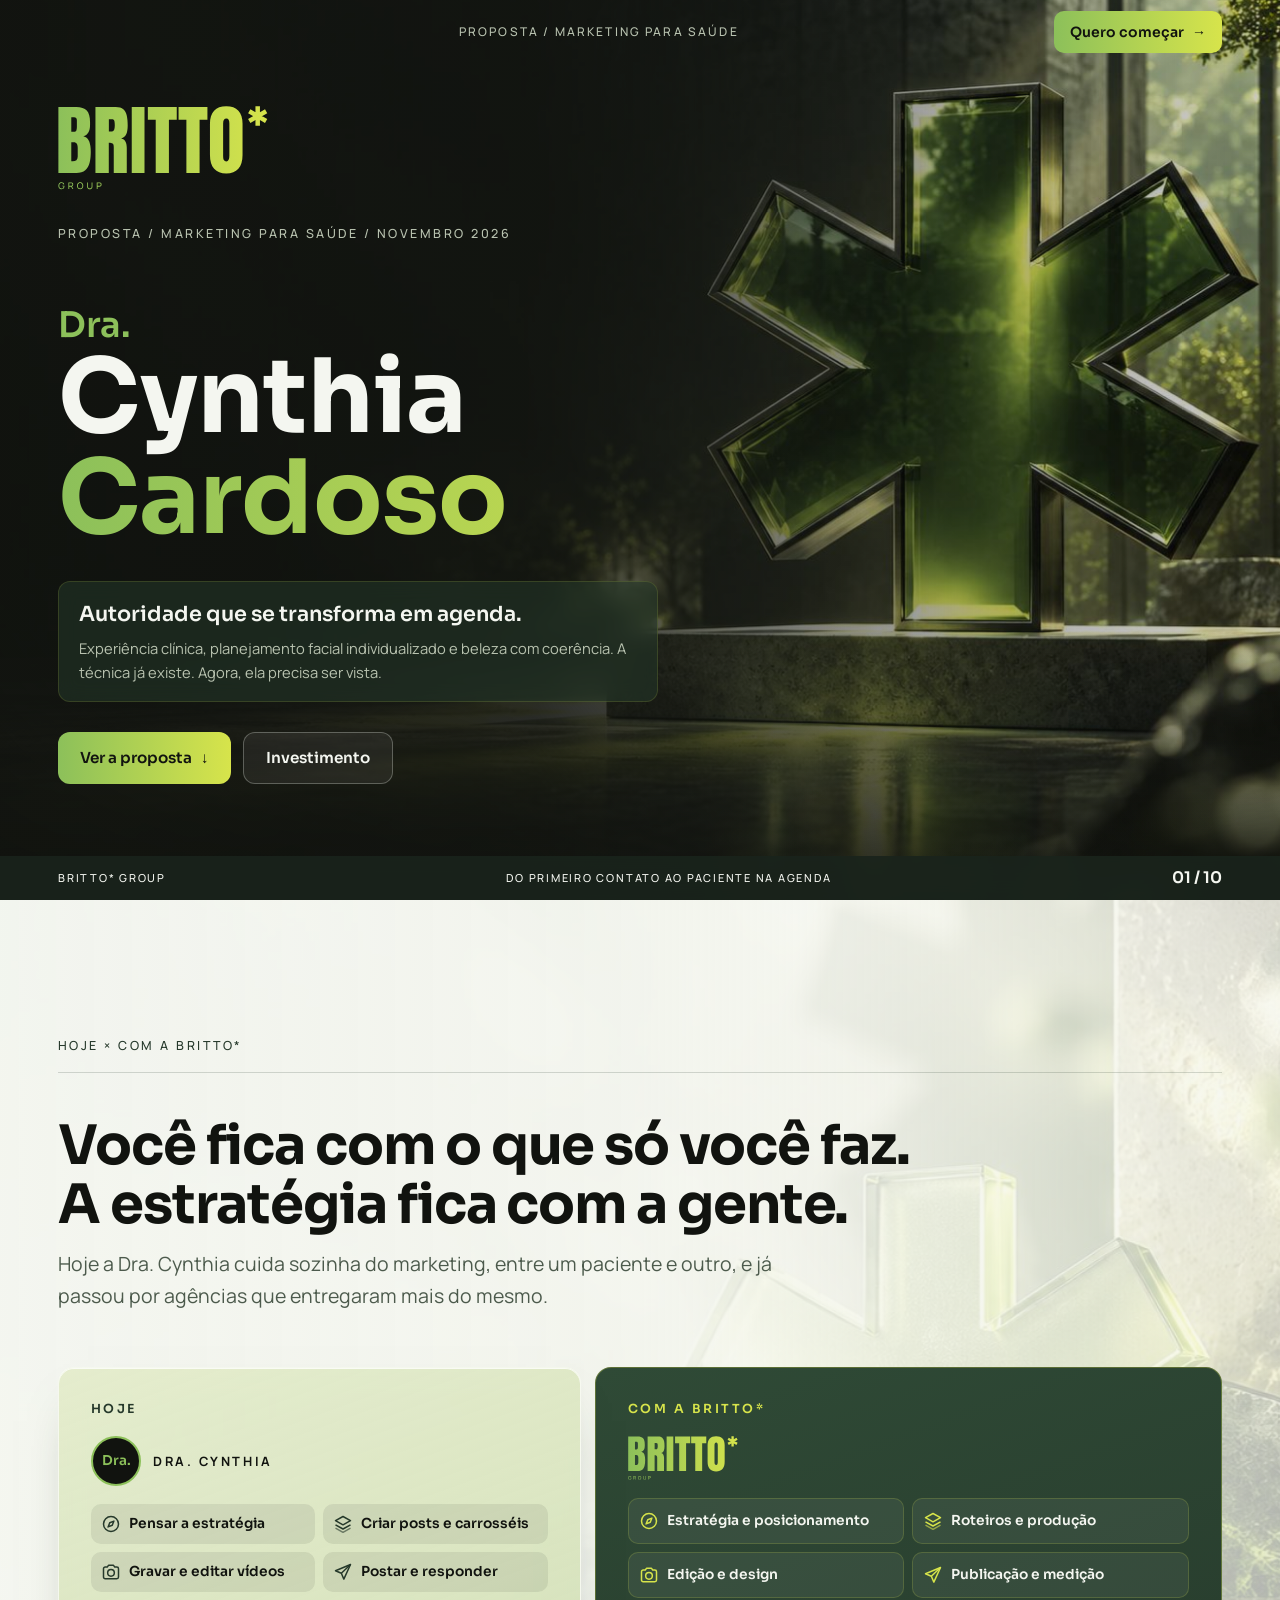
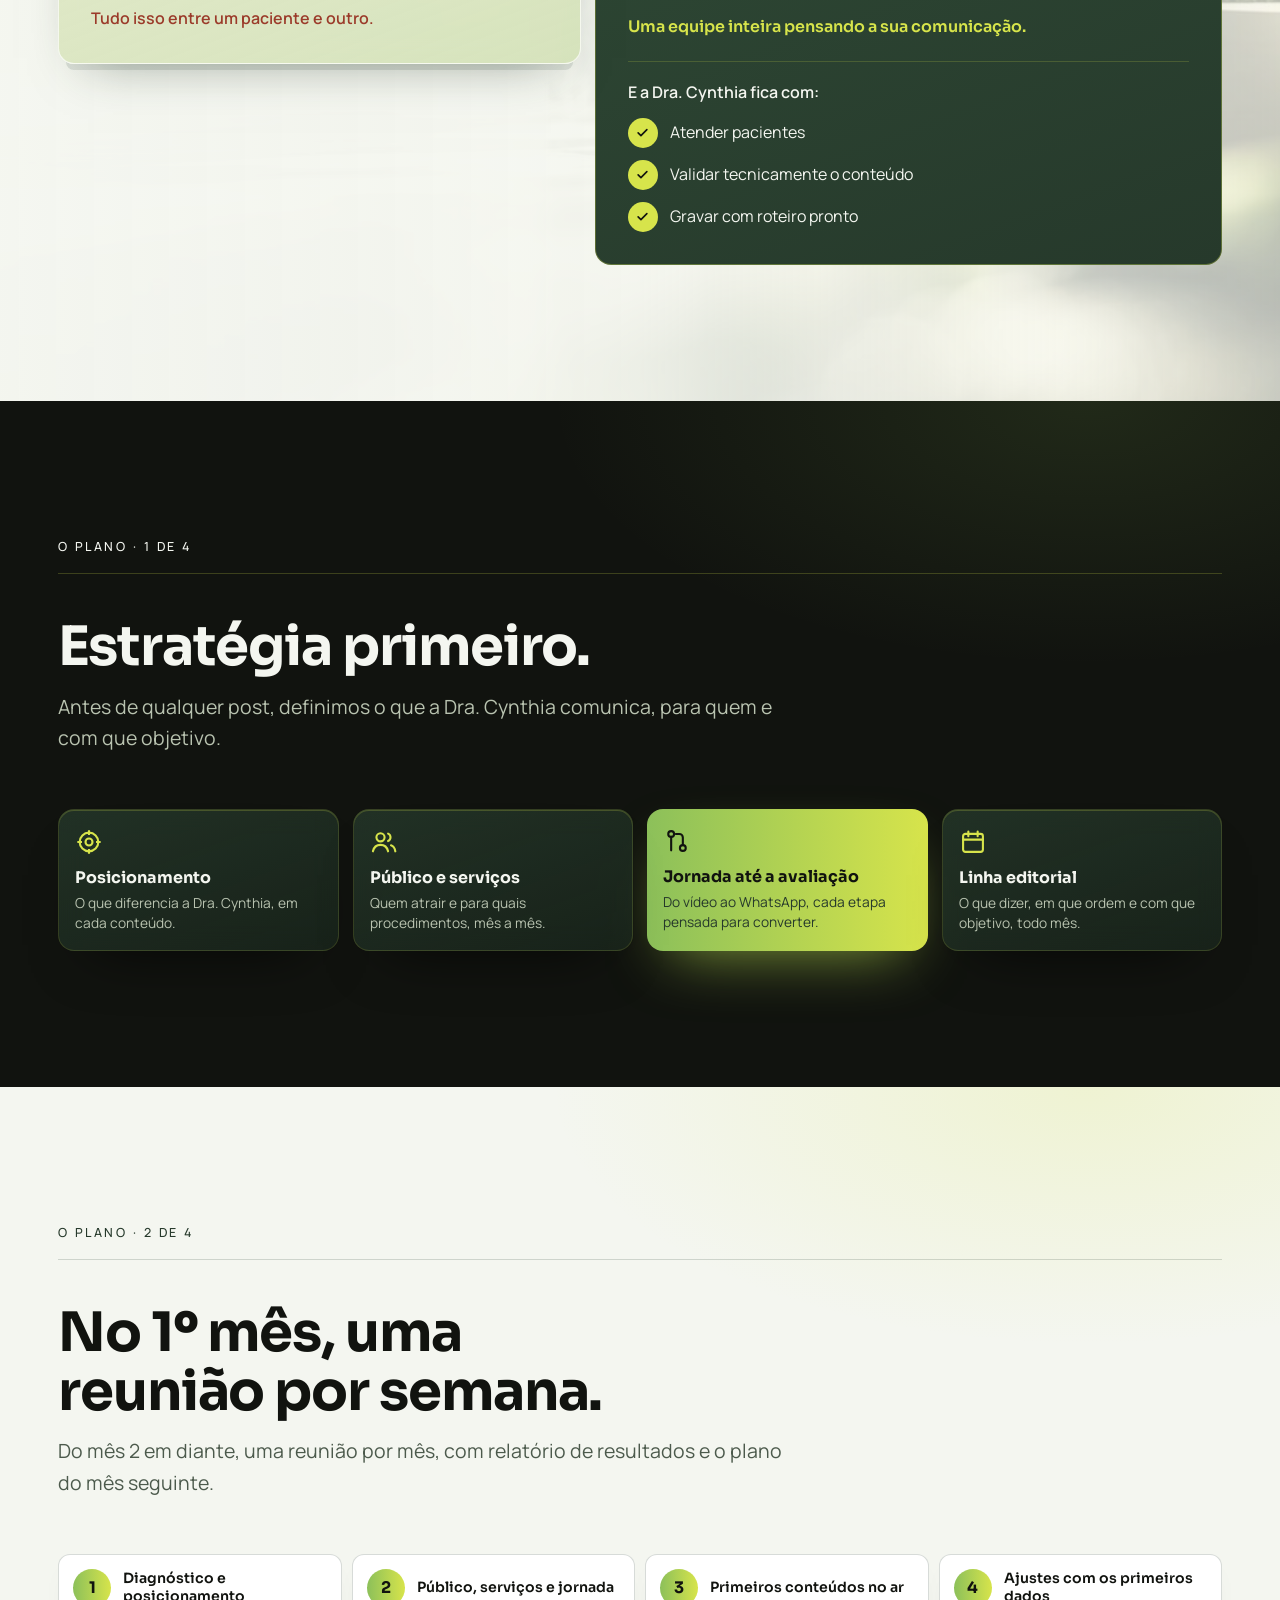
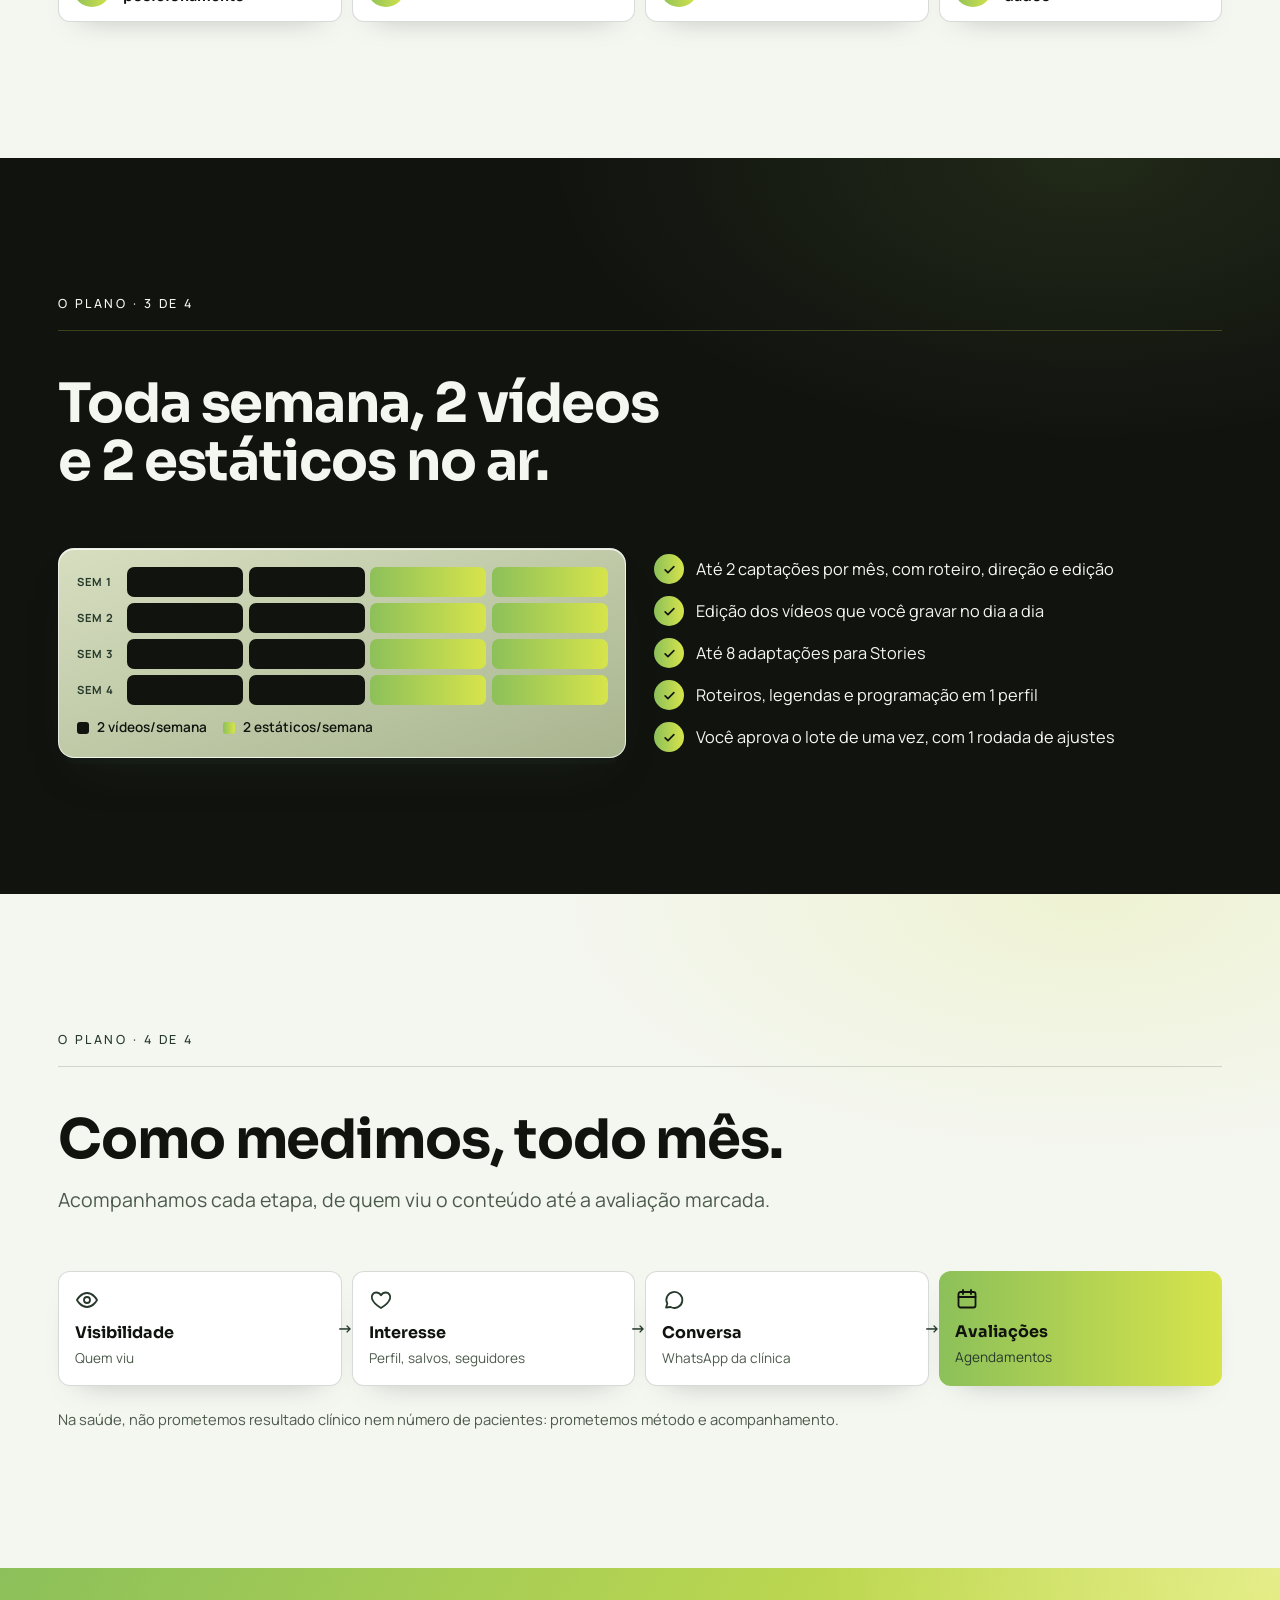
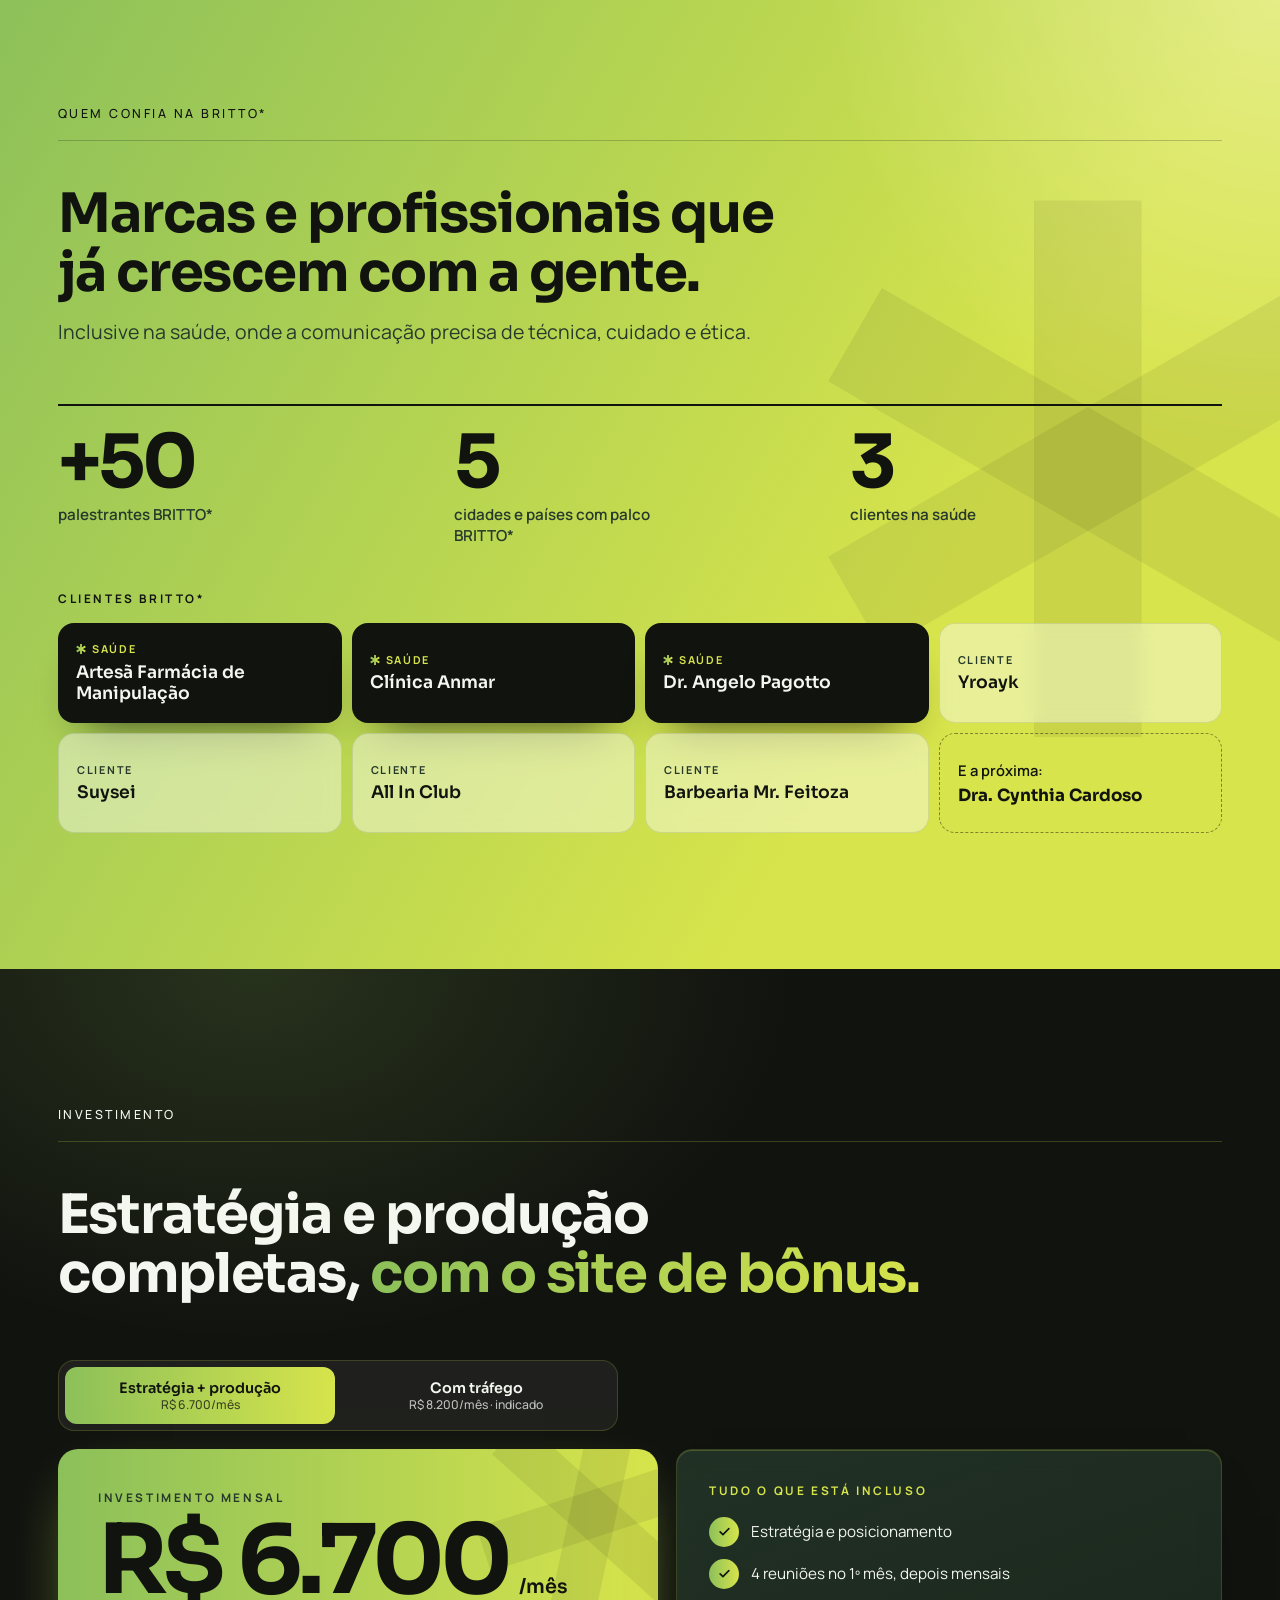
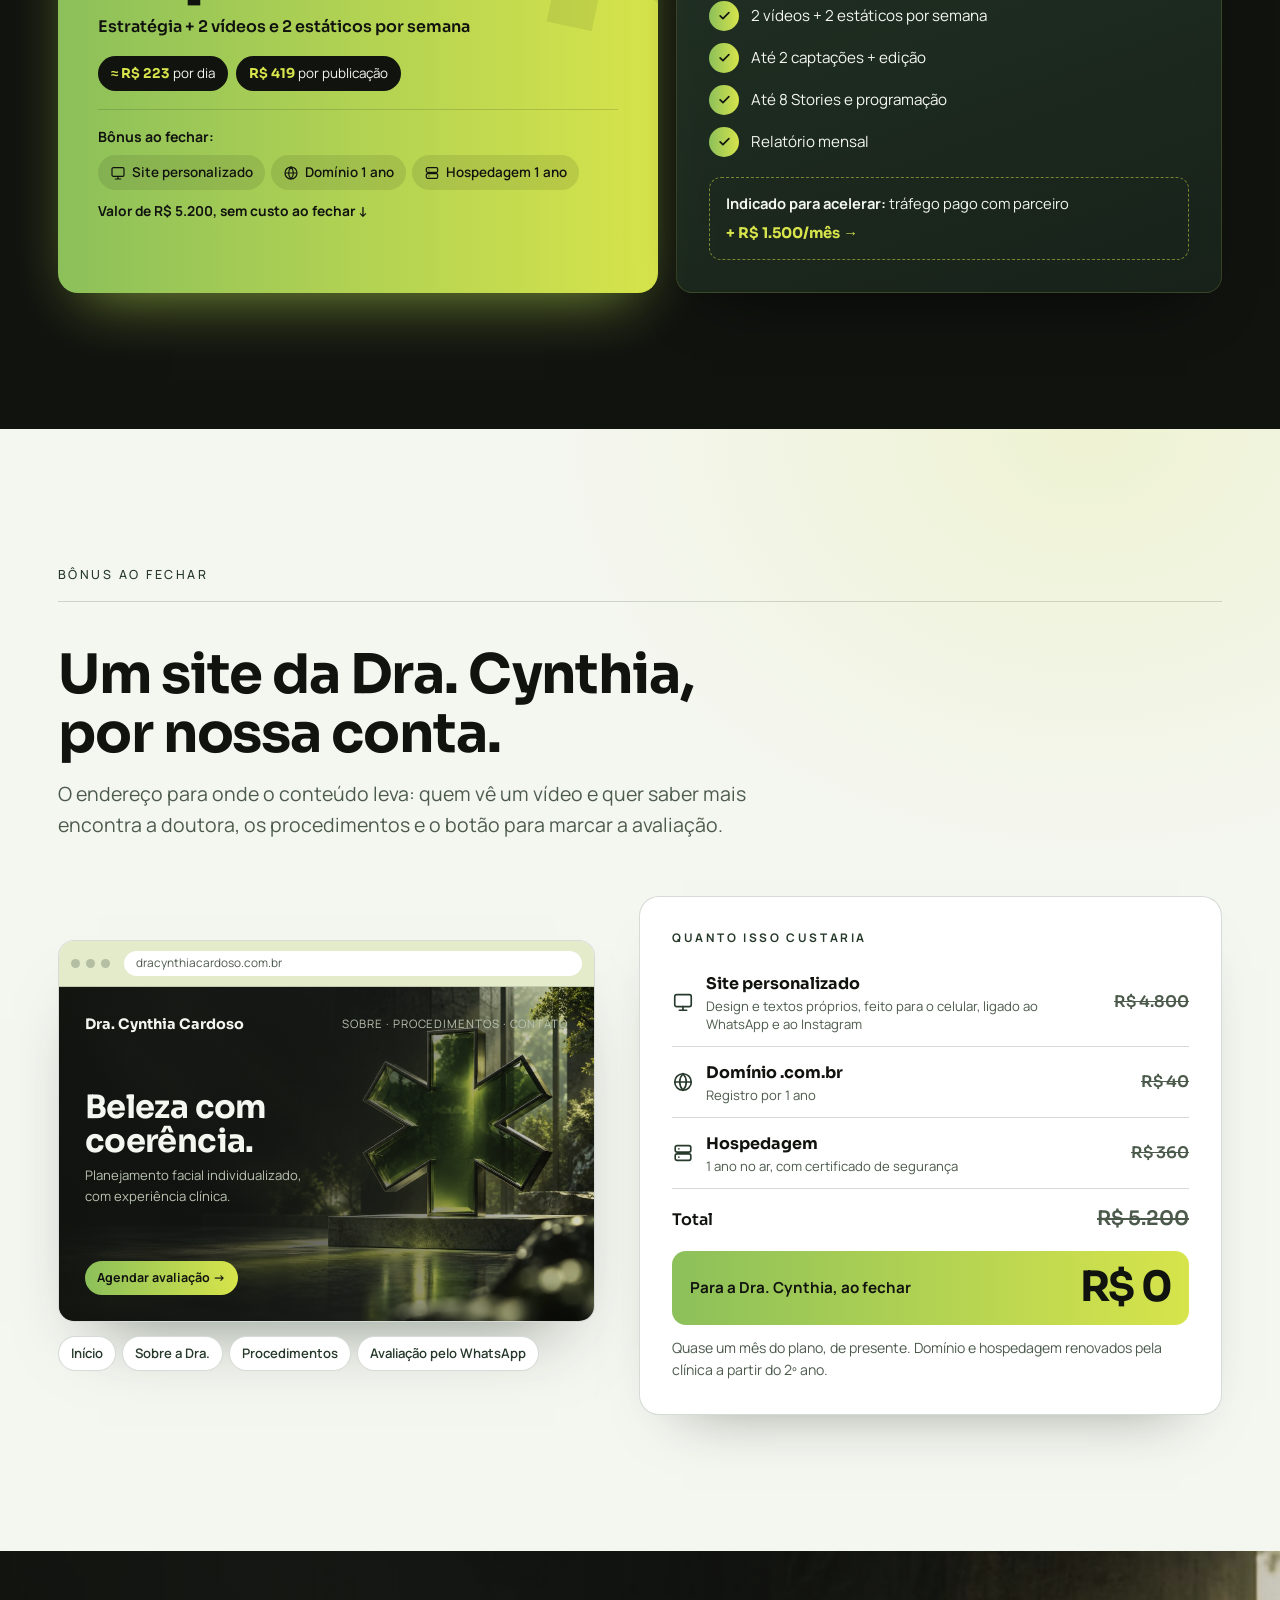
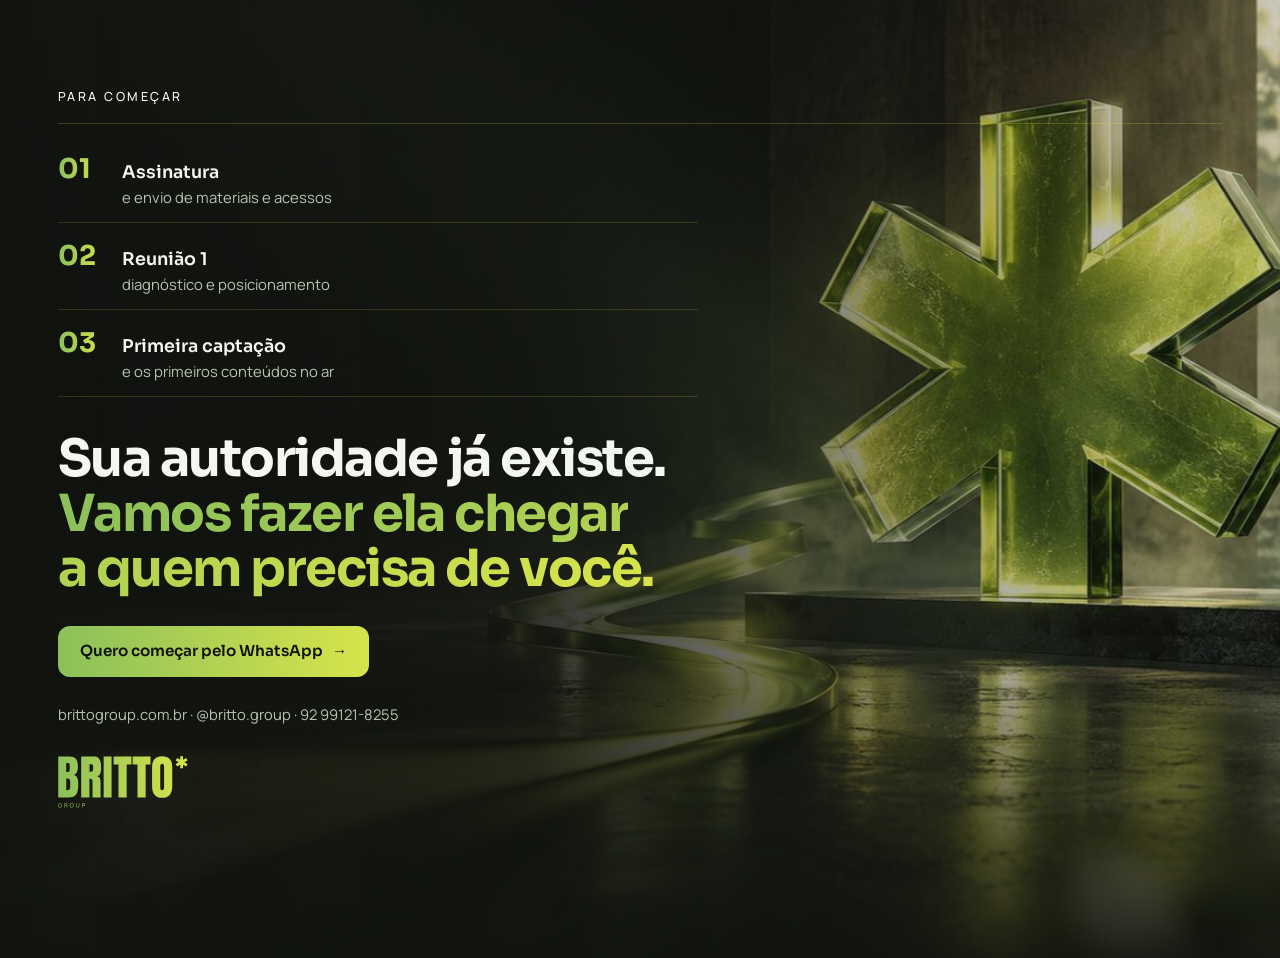
<file: proposta/cynthia/index.html>
<!doctype html>
<html lang="pt-BR">
<head>
<meta charset="utf-8">
<meta name="viewport" content="width=device-width,initial-scale=1,viewport-fit=cover">
<title>Dra. Cynthia Cardoso · Proposta BRITTO* GROUP</title>
<meta name="description" content="Proposta de marketing para saúde da Dra. Cynthia Cardoso: autoridade que se transforma em agenda.">
<meta name="robots" content="noindex,nofollow">
<meta name="theme-color" content="#11130F">
<link rel="icon" href="img/britto-group.svg" type="image/svg+xml">
<link rel="preload" as="image" href="img/hero.jpg">
<link rel="preconnect" href="https://fonts.googleapis.com">
<link rel="preconnect" href="https://fonts.gstatic.com" crossorigin>
<link rel="stylesheet" href="https://fonts.googleapis.com/css2?family=Sora:wght@600;700&family=Manrope:wght@400;500;600&display=swap">
<style>
/* Proposta Dra. Cynthia Cardoso — mesma linguagem da proposta Otorhinus e do Guia de Identidade
   Visual BRITTO* GROUP (vol. 02). Pensada primeiro para o celular e enxuta (5 blocos):
   toques grandes e uma barra fixa com o preço e o botão de começar. */
:root{
  --limao:#D7E44B;
  --limao-2:#8CC05A;
  --carvao:#11130F;
  --porcelana:#F4F6F0;
  --profundo:#26392B;
  --nevoa:#E3EBCB;
  --nevoa-2:#cfdeb0;
  --mute-d:#b9c3b0;
  --mute-l:#4c5a4c;
  --line-d:rgba(215,228,75,.22);
  --line-l:rgba(38,57,43,.18);
  --grad:linear-gradient(90deg,var(--limao-2),var(--limao));
  --deep:linear-gradient(160deg,#2f4a36,var(--profundo));
  --f-title:"Sora","Helvetica Neue",Arial,sans-serif;
  --f-text:"Manrope","Helvetica Neue",Arial,system-ui,sans-serif;
  --ease:cubic-bezier(.2,.7,.1,1);
  --r:16px;
  --bar:0px;
}
@media (max-width:760px){:root{--bar:76px}}
*{box-sizing:border-box}
html{-webkit-text-size-adjust:100%}
body{margin:0;background:var(--carvao);color:var(--porcelana);font-family:var(--f-text);font-size:1rem;line-height:1.6;-webkit-font-smoothing:antialiased;overflow-x:hidden;-webkit-tap-highlight-color:transparent}
a{color:inherit}
p{margin:0}
h1,h2,h3,h4{margin:0;font-family:var(--f-title);font-weight:700;letter-spacing:-.02em;line-height:1.08;text-wrap:balance}
button{font:inherit;color:inherit}
:focus-visible{outline:2px solid var(--limao);outline-offset:3px;border-radius:6px}
::selection{background:var(--limao);color:var(--carvao)}

.wrap{max-width:1200px;margin-inline:auto;padding-inline:max(18px,env(safe-area-inset-left,0px))}
section{position:relative;padding-block:clamp(72px,11vw,136px);overflow:hidden}
.dark{background:var(--carvao);color:var(--porcelana)}
.light{background:var(--porcelana);color:var(--carvao)}

.photo{position:absolute;inset:0;z-index:0;pointer-events:none}
.photo img{width:100%;height:100%;object-fit:cover;object-position:right center;display:block;transform:scale(1.08) translate3d(0,var(--py,0px),0);will-change:transform}
.photo::after{content:"";position:absolute;inset:0}
.dark .photo::after{background:linear-gradient(90deg,rgba(17,19,15,.97) 0%,rgba(17,19,15,.86) 42%,rgba(17,19,15,.35) 75%,rgba(17,19,15,.2) 100%),linear-gradient(0deg,rgba(17,19,15,.9),transparent 30%)}
.light .photo::after{background:linear-gradient(90deg,rgba(244,246,240,.97) 0%,rgba(244,246,240,.9) 50%,rgba(244,246,240,.55) 100%)}
.photo.soft img{opacity:.6}
@media (max-width:860px){
  .dark .photo::after{background:linear-gradient(0deg,rgba(17,19,15,.97) 35%,rgba(17,19,15,.62) 75%,rgba(17,19,15,.45))}
  .light .photo::after{background:rgba(244,246,240,.9)}
}
.in-front{position:relative;z-index:1}

.head{margin-bottom:clamp(30px,5vw,56px)}
.kicker{font-weight:500;font-size:.78rem;letter-spacing:.2em;text-transform:uppercase;padding-bottom:16px;border-bottom:1px solid var(--line-d);color:var(--porcelana)}
.light .kicker{border-color:var(--line-l);color:var(--profundo)}
.title{font-size:clamp(1.85rem,4.6vw,3.4rem);margin-top:clamp(22px,4vw,44px);max-width:22ch}
.lede{margin-top:14px;font-size:clamp(1.02rem,1.6vw,1.22rem);color:var(--mute-d);max-width:62ch}
.light .lede{color:var(--mute-l)}
.lime{background:var(--grad);-webkit-background-clip:text;background-clip:text;color:transparent}
.note{margin-top:22px;font-size:.92rem;color:var(--mute-l)}
.dark .note{color:var(--mute-d)}
.quote{margin-top:28px;font-family:var(--f-title);font-weight:600;font-size:clamp(1.15rem,2.2vw,1.55rem);line-height:1.35;max-width:40ch;letter-spacing:-.01em}

.glass{position:relative;border-radius:var(--r);background:linear-gradient(160deg,rgba(38,57,43,.8),rgba(28,43,32,.64));border:1px solid rgba(215,228,75,.14);box-shadow:inset 0 1px 0 rgba(215,228,75,.22),0 30px 60px -36px rgba(0,0,0,.8);-webkit-backdrop-filter:blur(14px);backdrop-filter:blur(14px)}
.glass-l{position:relative;border-radius:var(--r);background:linear-gradient(160deg,rgba(227,235,203,.94),rgba(207,222,176,.8));border:1px solid rgba(255,255,255,.7);box-shadow:inset 0 1px 0 rgba(255,255,255,.8),0 14px 0 -8px rgba(38,57,43,.12),0 24px 50px -30px rgba(38,57,43,.5);-webkit-backdrop-filter:blur(12px);backdrop-filter:blur(12px);color:var(--carvao)}
.solid-lime{background:var(--grad);color:var(--carvao);border:0;border-radius:var(--r);box-shadow:0 24px 60px -24px rgba(170,205,75,.75)}
.deep{background:var(--deep);color:var(--porcelana);border:1px solid rgba(215,228,75,.3);border-radius:var(--r)}

[data-reveal]{opacity:0;transform:translateY(24px);transition:opacity .8s var(--ease),transform .8s var(--ease);transition-delay:calc(var(--d,0) * 90ms)}
[data-reveal].in{opacity:1;transform:none}
.logo-svg{display:block;height:auto}

/* ---------- topo ---------- */
.top{position:fixed;inset:0 0 auto;z-index:50;padding-top:env(safe-area-inset-top,0px);transition:background .35s,border-color .35s;border-bottom:1px solid transparent}
.top.solid{background:rgba(17,19,15,.92);-webkit-backdrop-filter:blur(14px);backdrop-filter:blur(14px);border-color:rgba(215,228,75,.12)}
.top .wrap{display:flex;align-items:center;justify-content:space-between;gap:16px;height:64px}
.top .logo-svg{width:86px;opacity:0;transition:opacity .4s}
.top.solid .logo-svg{opacity:1}
.top-mid{font-size:.75rem;font-weight:500;letter-spacing:.18em;text-transform:uppercase;color:var(--mute-d);display:none}
@media (min-width:820px){.top-mid{display:block}}
.btn{display:inline-flex;align-items:center;justify-content:center;gap:.6em;border:0;background:var(--grad);color:var(--carvao);text-decoration:none;font-family:var(--f-title);font-weight:600;font-size:.95rem;min-height:50px;padding:13px 22px;border-radius:12px;cursor:pointer;transition:transform .3s var(--ease),box-shadow .3s,filter .3s}
.btn:hover{transform:translateY(-2px);box-shadow:0 12px 34px -10px rgba(215,228,75,.65);filter:brightness(1.04)}
.btn:active{transform:scale(.98)}
.btn.sm{min-height:42px;padding:9px 16px;font-size:.875rem;border-radius:10px}
.btn.ghost{background:rgba(244,246,240,.06);color:var(--porcelana);border:1px solid rgba(244,246,240,.28)}
.btn.ghost:hover{background:rgba(244,246,240,.12);box-shadow:none}
.btn.dark-btn{background:var(--carvao);color:var(--limao)}
.btn .arr{transition:transform .3s var(--ease)}
.btn:hover .arr{transform:translateX(4px)}
@media (max-width:760px){.top .btn.sm{display:none}}
.btns{display:flex;flex-wrap:wrap;gap:12px;margin-top:30px}
@media (max-width:520px){.btns .btn{flex:1 1 100%}}

/* ---------- rodapé (computador) e barra de ação (celular) ---------- */
.foot{position:fixed;left:0;right:0;bottom:0;z-index:40;transition:background .4s,color .4s;-webkit-backdrop-filter:blur(12px);backdrop-filter:blur(12px)}
.foot.on-dark{background:rgba(26,36,28,.9);color:var(--porcelana)}
.foot.on-light{background:rgba(228,233,220,.92);color:var(--carvao)}
.foot .wrap{height:44px;display:flex;align-items:center;justify-content:space-between;gap:16px;font-size:.6875rem;font-weight:500;letter-spacing:.16em;text-transform:uppercase}
.foot-bar,.mbar-bar{position:absolute;left:0;top:0;height:2px;width:calc(var(--p,0) * 100%);background:var(--grad)}
.foot-n{font-family:var(--f-title);font-weight:600;font-size:1rem;letter-spacing:0}
@media (max-width:760px){.foot{display:none}}
.mbar{display:none}
@media (max-width:760px){
  .mbar{display:flex;position:fixed;left:0;right:0;bottom:0;z-index:45;align-items:center;justify-content:space-between;gap:12px;padding:12px 18px calc(12px + env(safe-area-inset-bottom,0px));background:rgba(17,19,15,.94);-webkit-backdrop-filter:blur(14px);backdrop-filter:blur(14px);border-top:1px solid rgba(215,228,75,.14);transform:translateY(110%);transition:transform .45s var(--ease)}
  .mbar.show{transform:none}
  .mbar small{display:block;font-size:.7rem;letter-spacing:.14em;text-transform:uppercase;color:var(--mute-d)}
  .mbar b{font-family:var(--f-title);font-size:1.15rem;font-weight:700}
  .mbar b em{font-style:normal;font-size:.8rem;font-weight:500;color:var(--mute-d)}
  .mbar .btn{min-height:48px;padding:10px 18px}
}

/* ---------- 01. abertura ---------- */
.hero{min-height:100svh;display:flex;align-items:center;padding-block:100px 110px}
.hero > .wrap{width:100%}
.hero .photo img{object-position:72% center}
.hero .logo-svg{width:clamp(130px,18vw,210px)}
.edition{margin-top:clamp(20px,3vw,34px);font-size:.78rem;font-weight:500;letter-spacing:.2em;text-transform:uppercase;color:var(--mute-d)}
.hero h1{margin-top:clamp(30px,6vw,64px);letter-spacing:-.035em;line-height:.98}
.hero h1 .dra{display:block;font-size:clamp(1.4rem,3vw,2.2rem);color:var(--limao-2);font-weight:600;letter-spacing:-.01em;margin-bottom:6px}
.hero h1 .n1{display:block;font-size:clamp(3.2rem,9vw,6.4rem)}
.hero h1 .n2{display:block;font-size:clamp(3.2rem,9vw,6.4rem);padding-bottom:.06em}
.caption{margin-top:26px;max-width:600px;padding:16px 20px;border-radius:12px;background:rgba(38,57,43,.55);border:1px solid rgba(215,228,75,.14);-webkit-backdrop-filter:blur(10px);backdrop-filter:blur(10px)}
.caption p{font-family:var(--f-title);font-weight:600;font-size:clamp(1.05rem,1.8vw,1.3rem)}
.caption small{display:block;margin-top:6px;color:var(--mute-d);font-size:.92rem}
.hero-copy{max-width:760px}

/* ---------- 02. hoje × com a BRITTO* ---------- */
.split{display:grid;gap:14px;align-items:start}
@media (min-width:860px){.split{grid-template-columns:1fr 1.2fr}}
.col{padding:clamp(22px,3.5vw,32px);min-height:280px;transition:background .5s,opacity .5s}
.who{display:flex;align-items:center;gap:12px;margin-bottom:18px}
.who .av{width:50px;height:50px;border-radius:50%;background:var(--carvao);border:2px solid var(--limao-2);display:grid;place-items:center;font-family:var(--f-title);font-weight:600;color:var(--limao-2);font-size:.85rem}
.who b{font-size:.8rem;letter-spacing:.2em;text-transform:uppercase}
.tlist{list-style:none;margin:0;padding:0;display:grid;grid-template-columns:1fr 1fr;gap:8px}
.tlist li{display:flex;align-items:center;gap:8px;padding:10px;border-radius:10px;background:rgba(17,19,15,.08);font-family:var(--f-title);font-weight:600;font-size:.86rem;line-height:1.2;animation:jitter 3.4s ease-in-out infinite}
.tlist li:nth-child(2){animation-delay:-.8s}.tlist li:nth-child(3){animation-delay:-1.6s}.tlist li:nth-child(4){animation-delay:-2.4s}
.tlist svg{flex:none;width:20px;height:20px;color:var(--profundo)}
@keyframes jitter{0%,100%{transform:translate(0,0)}25%{transform:translate(1.5px,-2px)}50%{transform:translate(-1.5px,1.5px)}75%{transform:translate(1px,2px)}}
.overload{margin-top:14px;font-weight:600;color:#9b3b2a}
.col.deep .logo-svg{width:110px;margin-bottom:18px}
.team{display:grid;grid-template-columns:1fr 1fr;gap:8px}
.team div{display:flex;align-items:center;gap:8px;padding:12px 10px;border-radius:10px;background:rgba(244,246,240,.06);border:1px solid rgba(215,228,75,.18);font-family:var(--f-title);font-weight:600;font-size:.86rem;line-height:1.2;animation:slideIn .6s var(--ease) both;animation-delay:calc(var(--i) * 120ms)}
.team svg{flex:none;width:20px;height:20px;color:var(--limao)}
@keyframes slideIn{from{opacity:0;transform:translateX(-24px)}to{opacity:1;transform:none}}
.col.deep .tag{margin-top:16px;font-family:var(--f-title);font-weight:600;color:var(--limao)}
.checks{list-style:none;margin:0;padding:0;display:flex;flex-direction:column;gap:12px}
.checks li{display:flex;gap:12px;align-items:center;font-size:1rem;line-height:1.35}
.checks.small li{font-size:.95rem}
.ck{flex:none;width:30px;height:30px;border-radius:50%;background:var(--profundo);color:var(--limao);display:grid;place-items:center}
.ck svg{width:15px;height:15px}
.lado{margin:0 0 16px;font-family:var(--f-title);font-weight:600;font-size:.78rem;letter-spacing:.2em;text-transform:uppercase;color:var(--profundo)}
.col.deep .lado{color:var(--limao)}
.col.deep .fica{margin-top:22px;padding-top:18px;border-top:1px solid rgba(215,228,75,.18)}
.col.deep .fica-t{margin:0 0 12px;font-weight:600;color:var(--porcelana)}
.col.deep .checks li{color:var(--porcelana)}
.col.deep .ck{background:var(--limao);color:var(--carvao)}

/* ---------- 03. o plano (4 seções) ---------- */
.g2{display:grid;grid-template-columns:1fr 1fr;gap:10px}
@media (min-width:900px){.g2{grid-template-columns:repeat(4,1fr);gap:14px}}
.mini{padding:18px 16px;display:flex;flex-direction:column;gap:6px}
.mini svg{width:28px;height:28px;color:var(--limao);margin-bottom:6px}
.mini b{font-family:var(--f-title);font-size:1rem;line-height:1.2}
.mini span{font-size:.86rem;color:var(--mute-d);line-height:1.4}
.mini.solid-lime svg{color:var(--carvao)}
.mini.solid-lime span{color:var(--profundo)}
.weeks{list-style:none;margin:0;padding:0;display:grid;grid-template-columns:1fr 1fr;gap:10px}
@media (min-width:900px){.weeks{grid-template-columns:repeat(4,1fr)}}
.weeks li{display:flex;align-items:center;gap:12px;padding:14px;border-radius:12px;background:rgba(244,246,240,.06);border:1px solid rgba(215,228,75,.18);font-family:var(--f-title);font-weight:600;font-size:.88rem;line-height:1.25}
.weeks b{flex:none;width:38px;height:38px;border-radius:50%;background:var(--grad);color:var(--carvao);display:grid;place-items:center;font-size:1rem}
.prod{display:grid;gap:16px;align-items:center}
@media (min-width:900px){.prod{grid-template-columns:1fr 1fr;gap:28px}}
.cal{padding:18px}
.grid16{display:grid;grid-template-columns:44px repeat(4,1fr);gap:6px;align-items:center}
.grid16 span{font-size:.7rem;font-weight:700;letter-spacing:.06em;color:var(--profundo)}
.grid16 i{height:30px;border-radius:7px;animation:pop .45s var(--ease) both;animation-delay:calc(var(--i) * 35ms)}
.grid16 i.v{background:var(--carvao)}
.grid16 i.e{background:var(--grad)}
@keyframes pop{from{transform:scale(0)}to{transform:none}}
.legend{display:flex;flex-wrap:wrap;gap:6px 16px;margin-top:12px;font-size:.85rem;font-weight:600}
.legend span{display:inline-flex;align-items:center;gap:8px}
.legend i{width:12px;height:12px;border-radius:3px}
#producao .ck{background:var(--grad);color:var(--carvao)}
#producao .checks li{font-size:1.02rem}
/* seções do plano: fundo liso, sem foto */
.plain.dark{background:radial-gradient(60% 55% at 85% 0%,rgba(140,192,90,.13),transparent 70%),var(--carvao)}
.plain.light{background:radial-gradient(60% 55% at 85% 0%,rgba(215,228,75,.18),transparent 70%),var(--porcelana)}
.light .weeks li{background:#fff;border-color:var(--line-l);color:var(--carvao);box-shadow:0 14px 30px -24px rgba(38,57,43,.5)}
.light .journey li{background:#fff;border-color:var(--line-l);color:var(--carvao);box-shadow:0 14px 30px -24px rgba(38,57,43,.5)}
.light .journey svg{color:var(--profundo)}
.light .journey span{color:var(--mute-l)}
.light .journey li.last{background:var(--grad)}
@media (min-width:900px){.light .journey li:not(:last-child)::after{color:var(--profundo)}}
.journey{list-style:none;margin:0;padding:0;display:grid;grid-template-columns:1fr 1fr;gap:10px;counter-reset:j}
@media (min-width:900px){.journey{grid-template-columns:repeat(4,1fr)}}
.journey li{position:relative;display:flex;flex-direction:column;gap:2px;padding:16px;border-radius:12px;background:rgba(244,246,240,.06);border:1px solid rgba(215,228,75,.18)}
.journey svg{width:24px;height:24px;color:var(--limao);margin-bottom:6px}
.journey b{font-family:var(--f-title);font-size:1rem}
.journey span{font-size:.85rem;color:var(--mute-d)}
.journey li.last{background:var(--grad);color:var(--carvao);border:0}
.journey li.last svg{color:var(--carvao)}
.journey li.last span{color:var(--profundo)}
@media (min-width:900px){.journey li:not(:last-child)::after{content:"→";position:absolute;right:-12px;top:50%;transform:translateY(-50%);color:var(--limao);font-weight:700;z-index:1}}

/* ---------- autoridade: clientes BRITTO* (seção em limão, destaque da proposta) ---------- */
#autoridade{background:radial-gradient(60% 80% at 100% 0%,rgba(255,255,255,.35),transparent 60%),linear-gradient(120deg,#8CC05A 0%,#D7E44B 70%);color:var(--carvao)}
#autoridade .au-ast{position:absolute;right:-6%;top:50%;width:clamp(320px,42vw,620px);height:auto;aspect-ratio:1;color:rgba(17,19,15,.07);transform:translateY(-50%);animation:auSpin 60s linear infinite;pointer-events:none}
@keyframes auSpin{to{transform:translateY(-50%) rotate(360deg)}}
@media (prefers-reduced-motion:reduce){#autoridade .au-ast{animation:none}}
#autoridade .wrap{position:relative}
#autoridade .kicker{color:var(--carvao);border-color:rgba(17,19,15,.22)}
#autoridade .lede{color:var(--profundo)}
.au-nums{display:grid;grid-template-columns:repeat(3,minmax(0,1fr));gap:clamp(8px,2vw,24px);margin-bottom:clamp(26px,4.5vw,44px);border-top:2px solid var(--carvao);padding-top:clamp(14px,2.4vw,22px)}
.au-nums b{display:block;font-family:var(--f-title);font-size:clamp(2.2rem,7vw,4.6rem);letter-spacing:-.05em;line-height:.95;color:var(--carvao)}
.au-nums span{display:block;margin-top:8px;font-size:clamp(.78rem,1.5vw,.95rem);font-weight:600;color:var(--profundo);line-height:1.35;max-width:22ch}
.au-k{font-size:.74rem;font-weight:700;letter-spacing:.22em;text-transform:uppercase;color:var(--carvao);margin-bottom:14px}
.clients{list-style:none;margin:0;padding:0;display:grid;grid-template-columns:repeat(2,minmax(0,1fr));gap:10px}
@media (min-width:900px){.clients{grid-template-columns:repeat(4,minmax(0,1fr))}}
.clients li{position:relative;display:flex;flex-direction:column;justify-content:center;gap:6px;min-height:100px;padding:18px;border-radius:var(--r);background:rgba(255,255,255,.42);border:1px solid rgba(17,19,15,.1);font-family:var(--f-title);font-weight:600;font-size:clamp(.95rem,1.6vw,1.08rem);line-height:1.25;color:var(--carvao);-webkit-backdrop-filter:blur(8px);backdrop-filter:blur(8px);transition:transform .3s var(--ease),box-shadow .3s}
.clients li:hover{transform:translateY(-4px);box-shadow:0 22px 40px -26px rgba(17,19,15,.6)}
.clients li small{font-family:var(--f-text);font-weight:700;font-size:.68rem;letter-spacing:.16em;text-transform:uppercase;color:var(--profundo)}
.clients li.saude{background:var(--carvao);color:var(--porcelana);border:0;box-shadow:0 24px 44px -28px rgba(17,19,15,.9)}
.clients li.saude small{display:inline-flex;align-items:center;gap:6px;color:var(--limao)}
.clients li.saude small::before{content:"";width:10px;height:10px;background:var(--grad);-webkit-mask:url("data:image/svg+xml,%3Csvg xmlns='http://www.w3.org/2000/svg' viewBox='-50 -50 100 100'%3E%3Cg fill='black'%3E%3Crect x='-9' y='-50' width='18' height='100' rx='3'/%3E%3Crect x='-9' y='-50' width='18' height='100' rx='3' transform='rotate(60)'/%3E%3Crect x='-9' y='-50' width='18' height='100' rx='3' transform='rotate(-60)'/%3E%3C/g%3E%3C/svg%3E") center/contain no-repeat;mask:url("data:image/svg+xml,%3Csvg xmlns='http://www.w3.org/2000/svg' viewBox='-50 -50 100 100'%3E%3Cg fill='black'%3E%3Crect x='-9' y='-50' width='18' height='100' rx='3'/%3E%3Crect x='-9' y='-50' width='18' height='100' rx='3' transform='rotate(60)'/%3E%3Crect x='-9' y='-50' width='18' height='100' rx='3' transform='rotate(-60)'/%3E%3C/g%3E%3C/svg%3E") center/contain no-repeat}
.clients li.more{background:transparent;border:1.5px dashed rgba(17,19,15,.45);color:var(--carvao);font-family:var(--f-text);font-weight:600;font-size:.92rem;-webkit-backdrop-filter:none;backdrop-filter:none}
.clients li.more b{font-family:var(--f-title);font-size:1.05rem}

/* ---------- 04. investimento ---------- */
.plan-sw{display:grid;grid-template-columns:1fr 1fr;gap:6px;padding:6px;border-radius:16px;background:rgba(244,246,240,.06);border:1px solid rgba(215,228,75,.18);max-width:560px;margin-bottom:18px}
.plan-sw button{all:unset;box-sizing:border-box;cursor:pointer;text-align:center;padding:12px 8px;border-radius:12px;font-family:var(--f-title);font-weight:600;font-size:.9rem;line-height:1.25;transition:background .35s,color .35s}
.plan-sw button small{display:block;font-family:var(--f-text);font-weight:500;font-size:.76rem;opacity:.75}
.plan-sw button[aria-pressed="true"]{background:var(--grad);color:var(--carvao)}
.inv{display:grid;gap:14px}
@media (min-width:960px){.inv{grid-template-columns:1.1fr 1fr;gap:18px}}
.price{position:relative;overflow:hidden;padding:clamp(24px,4vw,40px);border-radius:20px}
.price .ast-bg{position:absolute;right:-50px;top:-50px;width:230px;height:230px;color:rgba(17,19,15,.08);transform:rotate(12deg)}
.price > *{position:relative}
.price .k,.incl .k{font-size:.74rem;font-weight:700;letter-spacing:.22em;text-transform:uppercase}
.price .k{color:var(--profundo)}
.price .now{margin-top:10px;font-family:var(--f-title);display:flex;align-items:baseline;flex-wrap:wrap;gap:4px 10px}
.price .now strong{font-size:clamp(3rem,11vw,6rem);font-weight:700;letter-spacing:-.05em;line-height:.9}
.price .now small{font-size:1.2rem;font-weight:600}
.price .sub{margin-top:10px;font-family:var(--f-title);font-weight:600;font-size:1rem}
.minis{display:flex;flex-wrap:wrap;gap:8px;margin-top:16px}
.minis span{background:var(--carvao);color:var(--porcelana);border-radius:999px;padding:7px 13px;font-size:.84rem}
.minis b{color:var(--limao);font-family:var(--f-title)}
.bonus{display:flex;flex-wrap:wrap;gap:6px;margin-top:18px;padding-top:16px;border-top:1px solid rgba(17,19,15,.15)}
.bonus p{flex:1 1 100%;font-size:.88rem}
.bonus span{display:inline-flex;align-items:center;gap:6px;background:rgba(17,19,15,.1);border-radius:999px;padding:7px 12px;font-size:.84rem;font-weight:600}
.bonus svg{width:16px;height:16px}
.incl{padding:clamp(22px,3.5vw,32px)}
.incl .k{color:var(--limao);margin-bottom:16px}
.incl .ck{background:var(--grad);color:var(--carvao)}
.incl .t-only{display:none}
.incl.with-t .t-only{display:block;animation:paneIn .5s var(--ease)}
@keyframes paneIn{from{opacity:0;transform:translateY(12px)}to{opacity:1;transform:none}}
.incl.with-t .base-only{display:none}
.up-btn{all:unset;box-sizing:border-box;cursor:pointer;display:flex;flex-wrap:wrap;justify-content:space-between;align-items:center;gap:6px 12px;width:100%;margin-top:20px;padding:14px 16px;border-radius:12px;border:1px dashed rgba(215,228,75,.5);font-size:.92rem;transition:background .3s}
.up-btn:hover{background:rgba(215,228,75,.08)}
.up-btn em{font-style:normal;font-family:var(--f-title);font-weight:700;color:var(--limao)}
.incl .note{font-size:.85rem}

/* ---------- bônus: site ---------- */
.bn{display:grid;gap:22px;align-items:center}
@media (min-width:960px){.bn{grid-template-columns:1.05fr 1fr;gap:44px}}
.browser{border-radius:16px;background:#fff;border:1px solid var(--line-l);box-shadow:0 40px 70px -40px rgba(38,57,43,.55);overflow:hidden}
.browser .bar{display:flex;align-items:center;gap:6px;padding:10px 12px;background:var(--nevoa);border-bottom:1px solid var(--line-l)}
.browser .bar i{width:9px;height:9px;border-radius:50%;background:rgba(38,57,43,.25)}
.browser .bar span{margin-left:8px;flex:1;background:#fff;border-radius:999px;padding:3px 12px;font-size:.74rem;color:var(--mute-l);white-space:nowrap;overflow:hidden;text-overflow:ellipsis}
.site{position:relative;aspect-ratio:16/10;background:var(--carvao) url(img/hero.jpg) right center/cover;color:var(--porcelana);display:flex;flex-direction:column;justify-content:space-between;padding:clamp(14px,3vw,26px)}
.site::before{content:"";position:absolute;inset:0;background:linear-gradient(90deg,rgba(17,19,15,.95),rgba(17,19,15,.55) 60%,rgba(17,19,15,.15))}
.site > *{position:relative}
.site nav{display:flex;justify-content:space-between;align-items:center;font-size:clamp(.55rem,1.3vw,.72rem);letter-spacing:.08em;text-transform:uppercase;color:var(--mute-d)}
.site nav b{font-family:var(--f-title);font-size:clamp(.7rem,1.6vw,.9rem);letter-spacing:0;text-transform:none;color:var(--porcelana)}
.site nav span{display:none}
@media (min-width:560px){.site nav span{display:inline}}
.site h4{font-size:clamp(1.15rem,3.6vw,2rem);max-width:12ch}
.site p{font-size:clamp(.66rem,1.4vw,.82rem);color:var(--mute-d);max-width:30ch;margin-top:6px}
.site .cta{display:inline-flex;align-self:flex-start;gap:6px;background:var(--grad);color:var(--carvao);font-weight:700;font-size:clamp(.62rem,1.3vw,.78rem);padding:7px 12px;border-radius:999px}
.pages{display:flex;flex-wrap:wrap;gap:6px;margin-top:14px}
.pages span{background:#fff;border:1px solid var(--line-l);border-radius:999px;padding:6px 12px;font-size:.82rem;font-weight:600;color:var(--profundo)}
.anchor{background:#fff;border:1px solid var(--line-l);border-radius:20px;padding:clamp(20px,3.5vw,32px);box-shadow:0 30px 60px -44px rgba(38,57,43,.6)}
.anchor .k{font-size:.74rem;font-weight:700;letter-spacing:.22em;text-transform:uppercase;color:var(--profundo);margin-bottom:10px}
.anchor ul{list-style:none;margin:0;padding:0}
.anchor li{display:flex;align-items:center;gap:12px;padding:13px 0;border-bottom:1px solid var(--line-l)}
.anchor li svg{flex:0 0 22px;height:22px;color:var(--profundo)}
.anchor li div{flex:1;min-width:0}
.anchor li b{display:block;font-family:var(--f-title);font-size:1rem}
.anchor li small{display:block;font-size:.82rem;color:var(--mute-l);line-height:1.4}
.anchor li s{font-family:var(--f-title);font-weight:600;color:var(--mute-l);white-space:nowrap}
.anchor .tot{display:flex;justify-content:space-between;align-items:baseline;padding:14px 0 4px;font-family:var(--f-title);font-weight:600}
.anchor .tot s{font-size:1.25rem;color:var(--mute-l)}
.anchor .you{margin-top:12px;display:flex;flex-wrap:wrap;justify-content:space-between;align-items:center;gap:6px 14px;padding:16px 18px;border-radius:14px;background:var(--grad);color:var(--carvao)}
.anchor .you span{font-weight:700;font-size:.95rem}
.anchor .you strong{font-family:var(--f-title);font-size:clamp(2rem,6vw,2.6rem);letter-spacing:-.04em;line-height:1}
.anchor .why{margin-top:12px;font-size:.88rem;color:var(--mute-l)}
.bonus a{flex:1 1 100%;font-size:.86rem;font-weight:700;text-decoration:none;margin-top:4px}
.bonus a:hover{text-decoration:underline}

/* ---------- 05. começar ---------- */
.final{padding-bottom:clamp(110px,13vw,150px)}
.final .photo img{object-position:70% center}
.go{list-style:none;margin:24px 0 0;padding:0;display:flex;flex-direction:column;gap:12px;max-width:640px}
.go li{display:flex;align-items:baseline;gap:18px;padding-bottom:12px;border-bottom:1px solid rgba(215,228,75,.16)}
.go .n{font-family:var(--f-title);font-size:1.7rem;font-weight:700;min-width:2.2ch;background:var(--grad);-webkit-background-clip:text;background-clip:text;color:transparent}
.go b{font-family:var(--f-title);font-size:1.1rem;font-weight:600}
.go span{display:block;color:var(--mute-d);font-size:.93rem}
.closing{margin-top:34px;font-size:clamp(1.7rem,4.6vw,3.2rem);line-height:1.08;letter-spacing:-.03em;max-width:18ch}
.contact{margin-top:26px;font-size:.92rem;color:var(--mute-d)}
.contact a{text-decoration:none}
.contact a:hover{color:var(--limao)}
.final .logo-svg{width:130px;margin-top:30px}
@media (max-width:760px){section{padding-block:64px}}

@media (prefers-reduced-motion:reduce){
  *,*::before,*::after{animation:none!important;transition:none!important}
  [data-reveal]{opacity:1;transform:none}
}
</style>
</head>
<body>

<svg width="0" height="0" style="position:absolute" aria-hidden="true">
  <defs>
    <linearGradient id="lime-g" x1="0" x2="1"><stop offset="0" stop-color="#8CC05A"/><stop offset="1" stop-color="#D7E44B"/></linearGradient>
  </defs>
  <symbol id="ast" viewBox="-50 -50 100 100"><rect x="-10" y="-50" width="20" height="100"/><rect x="-10" y="-50" width="20" height="100" transform="rotate(60)"/><rect x="-10" y="-50" width="20" height="100" transform="rotate(120)"/></symbol>
  <symbol id="i-check" viewBox="0 0 24 24"><path d="M5 12.5l4.5 4.5L19 7.5" fill="none" stroke="currentColor" stroke-width="2.6" stroke-linecap="round" stroke-linejoin="round"/></symbol>
  <symbol id="i-compass" viewBox="0 0 24 24"><g fill="none" stroke="currentColor" stroke-width="1.8" stroke-linejoin="round"><circle cx="12" cy="12" r="9"/><path d="M15.5 8.5l-2 5-5 2 2-5z"/></g></symbol>
  <symbol id="i-layers" viewBox="0 0 24 24"><g fill="none" stroke="currentColor" stroke-width="1.8" stroke-linejoin="round"><path d="M12 3l9 5-9 5-9-5z"/><path d="M3 13l9 5 9-5"/><path d="M3 17l9 5 9-5" opacity=".6"/></g></symbol>
  <symbol id="i-camera" viewBox="0 0 24 24"><g fill="none" stroke="currentColor" stroke-width="1.8" stroke-linejoin="round"><path d="M3 8a2 2 0 0 1 2-2h2.5l1.5-2h6l1.5 2H19a2 2 0 0 1 2 2v10a2 2 0 0 1-2 2H5a2 2 0 0 1-2-2z"/><circle cx="12" cy="13" r="4"/></g></symbol>
  <symbol id="i-send" viewBox="0 0 24 24"><g fill="none" stroke="currentColor" stroke-width="1.8" stroke-linejoin="round"><path d="M21 3L3 10.5l7 3 3 7z"/><path d="M10 13.5L21 3"/></g></symbol>
  <symbol id="i-target" viewBox="0 0 24 24"><g fill="none" stroke="currentColor" stroke-width="1.8"><circle cx="12" cy="12" r="8"/><circle cx="12" cy="12" r="3"/><path d="M12 2v4M12 18v4M2 12h4M18 12h4"/></g></symbol>
  <symbol id="i-users" viewBox="0 0 24 24"><g fill="none" stroke="currentColor" stroke-width="1.8" stroke-linecap="round"><circle cx="9" cy="8" r="3.5"/><path d="M2.5 20c.8-3.6 3.4-5.5 6.5-5.5s5.7 1.9 6.5 5.5"/><path d="M15.5 4.8a3.5 3.5 0 0 1 0 6.4M18 14.8c2 .7 3.3 2.4 3.7 5.2"/></g></symbol>
  <symbol id="i-path" viewBox="0 0 24 24"><g fill="none" stroke="currentColor" stroke-width="1.8" stroke-linecap="round"><circle cx="7" cy="6" r="2.5"/><circle cx="17" cy="18" r="2.5"/><path d="M7 8.5V20M17 15.5V9a3 3 0 0 0-3-3h-3"/></g></symbol>
  <symbol id="i-cal" viewBox="0 0 24 24"><g fill="none" stroke="currentColor" stroke-width="1.8" stroke-linecap="round"><rect x="3.5" y="5" width="17" height="15.5" rx="2"/><path d="M3.5 10h17M8 3v4M16 3v4"/></g></symbol>
  <symbol id="i-award" viewBox="0 0 24 24"><g fill="none" stroke="currentColor" stroke-width="1.8" stroke-linejoin="round"><circle cx="12" cy="8.5" r="5.5"/><path d="M8.5 13l-1.5 8 5-3 5 3-1.5-8"/></g></symbol>
  <symbol id="i-heart" viewBox="0 0 24 24"><path d="M12 20s-7.5-4.6-9-9.3C2 7.4 4.2 4.5 7.3 4.5c2 0 3.6 1.1 4.7 2.8 1.1-1.7 2.7-2.8 4.7-2.8 3.1 0 5.3 2.9 4.3 6.2C19.5 15.4 12 20 12 20z" fill="none" stroke="currentColor" stroke-width="1.8" stroke-linejoin="round"/></symbol>
  <symbol id="i-video" viewBox="0 0 24 24"><g fill="none" stroke="currentColor" stroke-width="1.8" stroke-linejoin="round"><rect x="2.5" y="6" width="13" height="12" rx="2.5"/><path d="M15.5 10.5l6-3.5v10l-6-3.5"/></g></symbol>
  <symbol id="i-phone" viewBox="0 0 24 24"><g fill="none" stroke="currentColor" stroke-width="1.8"><rect x="6.5" y="2.5" width="11" height="19" rx="2.5"/><path d="M11 18.5h2" stroke-linecap="round"/></g></symbol>
  <symbol id="i-ok" viewBox="0 0 24 24"><g fill="none" stroke="currentColor" stroke-width="1.8" stroke-linecap="round" stroke-linejoin="round"><circle cx="12" cy="12" r="9"/><path d="M8 12.5l2.8 2.8L16.5 9.5"/></g></symbol>
  <symbol id="i-bars" viewBox="0 0 24 24"><path d="M6 20v-6M12 20V5M18 20v-9" fill="none" stroke="currentColor" stroke-width="2.2" stroke-linecap="round"/></symbol>
  <symbol id="i-eye" viewBox="0 0 24 24"><g fill="none" stroke="currentColor" stroke-width="1.8"><path d="M2 12s3.6-7 10-7 10 7 10 7-3.6 7-10 7S2 12 2 12z"/><circle cx="12" cy="12" r="3"/></g></symbol>
  <symbol id="i-chat" viewBox="0 0 24 24"><path d="M4 19.5l1.3-3.8A8 8 0 1 1 8.6 19z" fill="none" stroke="currentColor" stroke-width="1.8" stroke-linejoin="round"/></symbol>
  <symbol id="i-monitor" viewBox="0 0 24 24"><g fill="none" stroke="currentColor" stroke-width="1.8" stroke-linecap="round"><rect x="3" y="4" width="18" height="13" rx="2"/><path d="M8 21h8M12 17v4"/></g></symbol>
  <symbol id="i-globe" viewBox="0 0 24 24"><g fill="none" stroke="currentColor" stroke-width="1.8"><circle cx="12" cy="12" r="9"/><path d="M3 12h18M12 3c2.5 2.6 3.6 5.6 3.6 9s-1.1 6.4-3.6 9c-2.5-2.6-3.6-5.6-3.6-9S9.5 5.6 12 3z"/></g></symbol>
  <symbol id="i-server" viewBox="0 0 24 24"><g fill="none" stroke="currentColor" stroke-width="1.8" stroke-linecap="round"><rect x="3.5" y="4" width="17" height="7" rx="2"/><rect x="3.5" y="13" width="17" height="7" rx="2"/><path d="M7.5 7.5h.01M7.5 16.5h.01"/></g></symbol>
  <symbol id="i-pulse" viewBox="0 0 24 24"><path d="M2 12h4l3-8 6 16 3-8h4" fill="none" stroke="currentColor" stroke-width="1.8" stroke-linecap="round" stroke-linejoin="round"/></symbol>
  <symbol id="i-image" viewBox="0 0 24 24"><g fill="none" stroke="currentColor" stroke-width="1.8" stroke-linejoin="round"><rect x="3.5" y="3.5" width="17" height="17" rx="3"/><circle cx="9" cy="9" r="1.8"/><path d="M20.5 15l-5-5-11 10.5"/></g></symbol>
  <symbol id="i-pie" viewBox="0 0 24 24"><g fill="none" stroke="currentColor" stroke-width="1.8" stroke-linejoin="round"><path d="M12 3a9 9 0 1 0 9 9h-9z"/><path d="M15 3.5A9 9 0 0 1 20.5 9H15z"/></g></symbol>
</svg>

<header class="top" id="top">
  <div class="wrap">
    <a href="#inicio" aria-label="BRITTO* GROUP"><svg class="logo-svg" viewBox="109 254 571 228" fill="url(#lime-g)"><path d="M 110 436.1 L 110 256.6 L 158.6 256.6 C 171.7 256.6 181.2 259.8 187.2 266.2 C 193.1 272.5 196.1 283 196.1 297.6 L 196.1 305.5 C 196.1 313.9 194.6 320.8 191.5 326 C 188.5 331.2 183.9 334.7 177.7 336.3 C 185.8 338.3 191.2 343.1 194 350.6 C 196.7 358.1 198.1 367.3 198.1 378.1 C 198.1 389.7 197 399.9 194.9 408.6 C 192.7 417.3 188.7 424.1 183 428.9 C 177.3 433.7 169.2 436.1 158.6 436.1 Z M 145.1 324.2 L 152.4 324.2 C 155.8 324.2 157.9 323 158.9 320.4 C 159.8 317.8 160.3 314.7 160.3 311.1 L 160.3 293 C 160.3 287.3 157.7 284.4 152.6 284.4 L 145.1 284.4 Z M 148.7 404.5 C 158 404.5 162.6 400.1 162.6 391.3 L 162.6 368.8 C 162.6 363.7 161.9 359.7 160.3 356.7 C 158.8 353.8 155.9 352.3 151.7 352.3 L 145.1 352.3 L 145.1 404.3 C 146.6 404.4 147.8 404.5 148.7 404.5 Z M 210.8 436.1 L 210.8 256.6 L 265.8 256.6 C 275 256.6 282 258.7 286.6 262.9 C 291.3 267.1 294.5 272.9 296.1 280.4 C 297.7 288 298.5 296.8 298.5 306.9 C 298.5 316.7 297.2 324.5 294.8 330.4 C 292.3 336.2 287.6 340.3 280.7 342.5 C 286.4 343.7 290.3 346.5 292.6 350.9 C 294.9 355.4 296 361.1 296 368.2 L 296 436.1 L 260.6 436.1 L 260.6 365.9 C 260.6 360.6 259.6 357.4 257.4 356.1 C 255.3 354.9 251.8 354.2 247.1 354.2 L 247.1 436.1 Z M 247.3 323.1 L 255.9 323.1 C 260.9 323.1 263.4 317.7 263.4 306.9 C 263.4 299.9 262.8 295.3 261.8 293.1 C 260.7 291 258.6 289.9 255.6 289.9 L 247.3 289.9 Z M 309.5 436.1 L 309.5 256.6 L 344.2 256.6 L 344.2 436.1 Z M 374.7 436.1 L 374.7 291.1 L 353.3 291.1 L 353.3 256.6 L 431.9 256.6 L 431.9 291.1 L 410.6 291.1 L 410.6 436.1 Z M 458.1 436.1 L 458.1 291.1 L 436.8 291.1 L 436.8 256.6 L 515.3 256.6 L 515.3 291.1 L 494 291.1 L 494 436.1 Z M 566.5 437.8 C 552.2 437.8 541.2 433.4 533.6 424.8 C 526 416.1 522.2 403.6 522.2 387.2 L 522.2 301.9 C 522.2 286.6 526 274.9 533.5 266.9 C 541 259 552 255 566.5 255 C 581 255 592 259 599.5 266.9 C 607 274.9 610.8 286.6 610.8 301.9 L 610.8 387.2 C 610.8 403.6 607 416.1 599.4 424.8 C 591.8 433.4 580.9 437.8 566.5 437.8 Z M 566.8 404.7 C 572.3 404.7 575 399.5 575 388.9 L 575 301.3 C 575 292.5 572.3 288 567 288 C 561 288 558 292.6 558 301.6 L 558 389.1 C 558 394.7 558.7 398.7 560.1 401.1 C 561.4 403.5 563.7 404.7 566.8 404.7 Z M 645.9 255 L 658.1 255 L 658.1 308 L 645.9 308 Z M 671.9 263 L 678 273.6 L 632.1 300.1 L 625.9 289.5 Z M 678 289.5 L 671.9 300.1 L 625.9 273.6 L 632.1 263 Z M 118.4 480.4 C 117.1 480.4 116 480.2 115 479.7 C 113.9 479.3 113.1 478.7 112.3 477.9 C 111.6 477 111 476 110.6 474.9 C 110.2 473.7 110 472.4 110 470.9 C 110 469 110.3 467.3 111 465.9 C 111.7 464.5 112.7 463.4 114 462.6 C 115.2 461.8 116.7 461.4 118.4 461.4 C 120.4 461.4 122.1 461.9 123.3 462.9 C 124.6 463.8 125.4 465.1 125.9 466.8 L 123.6 467.2 C 123.2 466.1 122.6 465.2 121.8 464.6 C 120.9 463.9 119.8 463.6 118.5 463.6 C 117.1 463.6 116 463.9 115.1 464.5 C 114.2 465.1 113.5 466 113.1 467.1 C 112.6 468.2 112.4 469.5 112.4 470.9 C 112.4 472.4 112.6 473.6 113.1 474.7 C 113.5 475.8 114.2 476.7 115.1 477.3 C 116 477.9 117.1 478.2 118.5 478.2 C 119.7 478.3 120.7 478 121.5 477.6 C 122.3 477.1 122.9 476.5 123.3 475.6 C 123.8 474.7 124 473.7 124.1 472.5 L 120.2 472.5 L 120.2 470.6 L 126.5 470.6 C 126.5 470.8 126.5 471 126.5 471.2 C 126.5 471.5 126.5 471.6 126.5 471.7 C 126.5 473.4 126.2 474.9 125.6 476.2 C 125 477.5 124.1 478.5 122.9 479.3 C 121.7 480 120.2 480.4 118.4 480.4 Z M 137.2 480 L 137.2 461.8 L 144.4 461.8 C 144.6 461.8 144.8 461.8 145.1 461.8 C 145.3 461.8 145.5 461.9 145.8 461.9 C 146.8 462.1 147.6 462.4 148.3 462.9 C 148.9 463.4 149.4 464.1 149.8 464.9 C 150.1 465.7 150.3 466.6 150.3 467.6 C 150.3 469 149.9 470.2 149.2 471.2 C 148.4 472.2 147.4 472.9 145.9 473.2 L 145.1 473.3 L 139.5 473.3 L 139.5 480 Z M 148.1 480 L 144.5 472.6 L 146.7 471.9 L 150.6 480 Z M 139.5 471.2 L 144.4 471.2 C 144.5 471.2 144.7 471.1 144.9 471.1 C 145.1 471.1 145.3 471.1 145.5 471 C 146.1 470.9 146.5 470.7 146.9 470.3 C 147.3 469.9 147.5 469.5 147.7 469 C 147.9 468.6 148 468.1 148 467.6 C 148 467 147.9 466.5 147.7 466.1 C 147.5 465.6 147.3 465.2 146.9 464.8 C 146.5 464.4 146.1 464.2 145.5 464.1 C 145.3 464 145.1 464 144.9 464 C 144.7 463.9 144.5 463.9 144.4 463.9 L 139.5 463.9 Z M 169.1 480.4 C 167.3 480.4 165.7 480 164.5 479.2 C 163.2 478.4 162.2 477.3 161.6 475.9 C 160.9 474.4 160.6 472.8 160.6 470.9 C 160.6 469 160.9 467.4 161.6 466 C 162.2 464.5 163.2 463.4 164.5 462.6 C 165.7 461.8 167.3 461.4 169.1 461.4 C 170.9 461.4 172.4 461.8 173.7 462.6 C 175 463.4 175.9 464.5 176.6 466 C 177.2 467.4 177.6 469 177.6 470.9 C 177.6 472.8 177.2 474.4 176.6 475.9 C 175.9 477.3 175 478.4 173.7 479.2 C 172.4 480 170.9 480.4 169.1 480.4 Z M 169.1 478.2 C 170.4 478.3 171.6 477.9 172.5 477.3 C 173.4 476.7 174.1 475.8 174.5 474.7 C 175 473.6 175.2 472.4 175.2 470.9 C 175.2 469.5 175 468.2 174.5 467.1 C 174.1 466 173.4 465.1 172.5 464.5 C 171.6 463.9 170.4 463.6 169.1 463.6 C 167.7 463.6 166.6 463.9 165.7 464.5 C 164.8 465.1 164.1 466 163.7 467.1 C 163.2 468.2 163 469.5 163 470.9 C 163 472.4 163.2 473.6 163.6 474.7 C 164.1 475.8 164.8 476.7 165.7 477.3 C 166.6 477.9 167.7 478.2 169.1 478.2 Z M 195.4 480.4 C 194 480.4 192.8 480.1 191.7 479.5 C 190.6 478.9 189.8 478.1 189.2 477.1 C 188.6 476 188.3 474.8 188.3 473.4 L 188.3 461.8 L 190.5 461.8 L 190.5 473.2 C 190.5 474.1 190.7 474.8 191 475.4 C 191.3 476.1 191.7 476.6 192.1 477 C 192.6 477.4 193.1 477.8 193.7 478 C 194.3 478.2 194.9 478.3 195.4 478.3 C 196 478.3 196.6 478.2 197.2 478 C 197.8 477.7 198.3 477.4 198.8 477 C 199.3 476.6 199.6 476.1 199.9 475.4 C 200.2 474.8 200.4 474 200.4 473.2 L 200.4 461.8 L 202.6 461.8 L 202.6 473.4 C 202.6 474.8 202.3 476 201.7 477.1 C 201.1 478.1 200.3 478.9 199.2 479.5 C 198.1 480.1 196.9 480.4 195.4 480.4 Z M 214.3 480 L 214.3 461.8 L 221.5 461.8 C 221.7 461.8 221.9 461.8 222.2 461.8 C 222.4 461.8 222.6 461.9 222.9 461.9 C 223.9 462.1 224.7 462.4 225.4 462.9 C 226 463.4 226.5 464.1 226.9 464.9 C 227.2 465.7 227.4 466.6 227.4 467.6 C 227.4 468.5 227.2 469.4 226.9 470.2 C 226.5 471 226 471.6 225.3 472.2 C 224.7 472.7 223.8 473 222.9 473.2 C 222.6 473.2 222.4 473.2 222.2 473.3 C 221.9 473.3 221.7 473.3 221.5 473.3 L 216.6 473.3 L 216.6 480 Z M 216.6 471.2 L 221.5 471.2 C 221.6 471.2 221.8 471.1 222 471.1 C 222.2 471.1 222.4 471.1 222.6 471 C 223.2 470.9 223.6 470.7 224 470.3 C 224.4 469.9 224.6 469.5 224.8 469 C 225 468.6 225.1 468.1 225.1 467.6 C 225.1 467 225 466.5 224.8 466.1 C 224.6 465.6 224.4 465.2 224 464.8 C 223.6 464.4 223.2 464.2 222.6 464.1 C 222.4 464 222.2 464 222 464 C 221.8 463.9 221.6 463.9 221.5 463.9 L 216.6 463.9 Z M 216.6 471.2"/></svg></a>
    <span class="top-mid">Proposta / Marketing para saúde</span>
    <a class="btn sm" href="#comecar">Quero começar <span class="arr">→</span></a>
  </div>
</header>

<div class="foot on-dark" id="foot" aria-hidden="true">
  <i class="foot-bar"></i>
  <div class="wrap">
    <span>BRITTO* GROUP</span>
    <span>Do primeiro contato ao paciente na agenda</span>
    <span class="foot-n" id="footN">01</span>
  </div>
</div>

<div class="mbar" id="mbar">
  <i class="mbar-bar"></i>
  <div><small id="mbarK">Investimento mensal</small><b id="mbarP">R$ 6.700<em>/mês</em></b></div>
  <a class="btn" id="mbarBtn" href="#" target="_blank" rel="noopener">Quero começar</a>
</div>

<main>

<!-- 01 · ABERTURA -->
<section class="hero dark" id="inicio" data-theme="dark">
  <div class="photo" data-par><img src="img/hero.jpg" alt=""></div>
  <div class="wrap in-front">
    <div class="hero-copy">
      <svg class="logo-svg" viewBox="109 254 571 228" fill="url(#lime-g)" role="img" aria-label="BRITTO* GROUP" data-reveal><path d="M 110 436.1 L 110 256.6 L 158.6 256.6 C 171.7 256.6 181.2 259.8 187.2 266.2 C 193.1 272.5 196.1 283 196.1 297.6 L 196.1 305.5 C 196.1 313.9 194.6 320.8 191.5 326 C 188.5 331.2 183.9 334.7 177.7 336.3 C 185.8 338.3 191.2 343.1 194 350.6 C 196.7 358.1 198.1 367.3 198.1 378.1 C 198.1 389.7 197 399.9 194.9 408.6 C 192.7 417.3 188.7 424.1 183 428.9 C 177.3 433.7 169.2 436.1 158.6 436.1 Z M 145.1 324.2 L 152.4 324.2 C 155.8 324.2 157.9 323 158.9 320.4 C 159.8 317.8 160.3 314.7 160.3 311.1 L 160.3 293 C 160.3 287.3 157.7 284.4 152.6 284.4 L 145.1 284.4 Z M 148.7 404.5 C 158 404.5 162.6 400.1 162.6 391.3 L 162.6 368.8 C 162.6 363.7 161.9 359.7 160.3 356.7 C 158.8 353.8 155.9 352.3 151.7 352.3 L 145.1 352.3 L 145.1 404.3 C 146.6 404.4 147.8 404.5 148.7 404.5 Z M 210.8 436.1 L 210.8 256.6 L 265.8 256.6 C 275 256.6 282 258.7 286.6 262.9 C 291.3 267.1 294.5 272.9 296.1 280.4 C 297.7 288 298.5 296.8 298.5 306.9 C 298.5 316.7 297.2 324.5 294.8 330.4 C 292.3 336.2 287.6 340.3 280.7 342.5 C 286.4 343.7 290.3 346.5 292.6 350.9 C 294.9 355.4 296 361.1 296 368.2 L 296 436.1 L 260.6 436.1 L 260.6 365.9 C 260.6 360.6 259.6 357.4 257.4 356.1 C 255.3 354.9 251.8 354.2 247.1 354.2 L 247.1 436.1 Z M 247.3 323.1 L 255.9 323.1 C 260.9 323.1 263.4 317.7 263.4 306.9 C 263.4 299.9 262.8 295.3 261.8 293.1 C 260.7 291 258.6 289.9 255.6 289.9 L 247.3 289.9 Z M 309.5 436.1 L 309.5 256.6 L 344.2 256.6 L 344.2 436.1 Z M 374.7 436.1 L 374.7 291.1 L 353.3 291.1 L 353.3 256.6 L 431.9 256.6 L 431.9 291.1 L 410.6 291.1 L 410.6 436.1 Z M 458.1 436.1 L 458.1 291.1 L 436.8 291.1 L 436.8 256.6 L 515.3 256.6 L 515.3 291.1 L 494 291.1 L 494 436.1 Z M 566.5 437.8 C 552.2 437.8 541.2 433.4 533.6 424.8 C 526 416.1 522.2 403.6 522.2 387.2 L 522.2 301.9 C 522.2 286.6 526 274.9 533.5 266.9 C 541 259 552 255 566.5 255 C 581 255 592 259 599.5 266.9 C 607 274.9 610.8 286.6 610.8 301.9 L 610.8 387.2 C 610.8 403.6 607 416.1 599.4 424.8 C 591.8 433.4 580.9 437.8 566.5 437.8 Z M 566.8 404.7 C 572.3 404.7 575 399.5 575 388.9 L 575 301.3 C 575 292.5 572.3 288 567 288 C 561 288 558 292.6 558 301.6 L 558 389.1 C 558 394.7 558.7 398.7 560.1 401.1 C 561.4 403.5 563.7 404.7 566.8 404.7 Z M 645.9 255 L 658.1 255 L 658.1 308 L 645.9 308 Z M 671.9 263 L 678 273.6 L 632.1 300.1 L 625.9 289.5 Z M 678 289.5 L 671.9 300.1 L 625.9 273.6 L 632.1 263 Z M 118.4 480.4 C 117.1 480.4 116 480.2 115 479.7 C 113.9 479.3 113.1 478.7 112.3 477.9 C 111.6 477 111 476 110.6 474.9 C 110.2 473.7 110 472.4 110 470.9 C 110 469 110.3 467.3 111 465.9 C 111.7 464.5 112.7 463.4 114 462.6 C 115.2 461.8 116.7 461.4 118.4 461.4 C 120.4 461.4 122.1 461.9 123.3 462.9 C 124.6 463.8 125.4 465.1 125.9 466.8 L 123.6 467.2 C 123.2 466.1 122.6 465.2 121.8 464.6 C 120.9 463.9 119.8 463.6 118.5 463.6 C 117.1 463.6 116 463.9 115.1 464.5 C 114.2 465.1 113.5 466 113.1 467.1 C 112.6 468.2 112.4 469.5 112.4 470.9 C 112.4 472.4 112.6 473.6 113.1 474.7 C 113.5 475.8 114.2 476.7 115.1 477.3 C 116 477.9 117.1 478.2 118.5 478.2 C 119.7 478.3 120.7 478 121.5 477.6 C 122.3 477.1 122.9 476.5 123.3 475.6 C 123.8 474.7 124 473.7 124.1 472.5 L 120.2 472.5 L 120.2 470.6 L 126.5 470.6 C 126.5 470.8 126.5 471 126.5 471.2 C 126.5 471.5 126.5 471.6 126.5 471.7 C 126.5 473.4 126.2 474.9 125.6 476.2 C 125 477.5 124.1 478.5 122.9 479.3 C 121.7 480 120.2 480.4 118.4 480.4 Z M 137.2 480 L 137.2 461.8 L 144.4 461.8 C 144.6 461.8 144.8 461.8 145.1 461.8 C 145.3 461.8 145.5 461.9 145.8 461.9 C 146.8 462.1 147.6 462.4 148.3 462.9 C 148.9 463.4 149.4 464.1 149.8 464.9 C 150.1 465.7 150.3 466.6 150.3 467.6 C 150.3 469 149.9 470.2 149.2 471.2 C 148.4 472.2 147.4 472.9 145.9 473.2 L 145.1 473.3 L 139.5 473.3 L 139.5 480 Z M 148.1 480 L 144.5 472.6 L 146.7 471.9 L 150.6 480 Z M 139.5 471.2 L 144.4 471.2 C 144.5 471.2 144.7 471.1 144.9 471.1 C 145.1 471.1 145.3 471.1 145.5 471 C 146.1 470.9 146.5 470.7 146.9 470.3 C 147.3 469.9 147.5 469.5 147.7 469 C 147.9 468.6 148 468.1 148 467.6 C 148 467 147.9 466.5 147.7 466.1 C 147.5 465.6 147.3 465.2 146.9 464.8 C 146.5 464.4 146.1 464.2 145.5 464.1 C 145.3 464 145.1 464 144.9 464 C 144.7 463.9 144.5 463.9 144.4 463.9 L 139.5 463.9 Z M 169.1 480.4 C 167.3 480.4 165.7 480 164.5 479.2 C 163.2 478.4 162.2 477.3 161.6 475.9 C 160.9 474.4 160.6 472.8 160.6 470.9 C 160.6 469 160.9 467.4 161.6 466 C 162.2 464.5 163.2 463.4 164.5 462.6 C 165.7 461.8 167.3 461.4 169.1 461.4 C 170.9 461.4 172.4 461.8 173.7 462.6 C 175 463.4 175.9 464.5 176.6 466 C 177.2 467.4 177.6 469 177.6 470.9 C 177.6 472.8 177.2 474.4 176.6 475.9 C 175.9 477.3 175 478.4 173.7 479.2 C 172.4 480 170.9 480.4 169.1 480.4 Z M 169.1 478.2 C 170.4 478.3 171.6 477.9 172.5 477.3 C 173.4 476.7 174.1 475.8 174.5 474.7 C 175 473.6 175.2 472.4 175.2 470.9 C 175.2 469.5 175 468.2 174.5 467.1 C 174.1 466 173.4 465.1 172.5 464.5 C 171.6 463.9 170.4 463.6 169.1 463.6 C 167.7 463.6 166.6 463.9 165.7 464.5 C 164.8 465.1 164.1 466 163.7 467.1 C 163.2 468.2 163 469.5 163 470.9 C 163 472.4 163.2 473.6 163.6 474.7 C 164.1 475.8 164.8 476.7 165.7 477.3 C 166.6 477.9 167.7 478.2 169.1 478.2 Z M 195.4 480.4 C 194 480.4 192.8 480.1 191.7 479.5 C 190.6 478.9 189.8 478.1 189.2 477.1 C 188.6 476 188.3 474.8 188.3 473.4 L 188.3 461.8 L 190.5 461.8 L 190.5 473.2 C 190.5 474.1 190.7 474.8 191 475.4 C 191.3 476.1 191.7 476.6 192.1 477 C 192.6 477.4 193.1 477.8 193.7 478 C 194.3 478.2 194.9 478.3 195.4 478.3 C 196 478.3 196.6 478.2 197.2 478 C 197.8 477.7 198.3 477.4 198.8 477 C 199.3 476.6 199.6 476.1 199.9 475.4 C 200.2 474.8 200.4 474 200.4 473.2 L 200.4 461.8 L 202.6 461.8 L 202.6 473.4 C 202.6 474.8 202.3 476 201.7 477.1 C 201.1 478.1 200.3 478.9 199.2 479.5 C 198.1 480.1 196.9 480.4 195.4 480.4 Z M 214.3 480 L 214.3 461.8 L 221.5 461.8 C 221.7 461.8 221.9 461.8 222.2 461.8 C 222.4 461.8 222.6 461.9 222.9 461.9 C 223.9 462.1 224.7 462.4 225.4 462.9 C 226 463.4 226.5 464.1 226.9 464.9 C 227.2 465.7 227.4 466.6 227.4 467.6 C 227.4 468.5 227.2 469.4 226.9 470.2 C 226.5 471 226 471.6 225.3 472.2 C 224.7 472.7 223.8 473 222.9 473.2 C 222.6 473.2 222.4 473.2 222.2 473.3 C 221.9 473.3 221.7 473.3 221.5 473.3 L 216.6 473.3 L 216.6 480 Z M 216.6 471.2 L 221.5 471.2 C 221.6 471.2 221.8 471.1 222 471.1 C 222.2 471.1 222.4 471.1 222.6 471 C 223.2 470.9 223.6 470.7 224 470.3 C 224.4 469.9 224.6 469.5 224.8 469 C 225 468.6 225.1 468.1 225.1 467.6 C 225.1 467 225 466.5 224.8 466.1 C 224.6 465.6 224.4 465.2 224 464.8 C 223.6 464.4 223.2 464.2 222.6 464.1 C 222.4 464 222.2 464 222 464 C 221.8 463.9 221.6 463.9 221.5 463.9 L 216.6 463.9 Z M 216.6 471.2"/></svg>
      <p class="edition" data-reveal style="--d:1">Proposta / Marketing para saúde / Novembro 2026</p>
      <h1 data-reveal style="--d:2"><span class="dra">Dra.</span><span class="n1">Cynthia</span><span class="n2 lime">Cardoso</span></h1>
      <div class="caption" data-reveal style="--d:3">
        <p>Autoridade que se transforma em agenda.</p>
        <small>Experiência clínica, planejamento facial individualizado e beleza com coerência. A técnica já existe. Agora, ela precisa ser vista.</small>
      </div>
      <div class="btns" data-reveal style="--d:4">
        <a class="btn" href="#virada">Ver a proposta <span class="arr">↓</span></a>
        <a class="btn ghost" href="#investimento">Investimento</a>
      </div>
    </div>
  </div>
</section>

<!-- 02 · HOJE × COM A BRITTO* -->
<section class="light" id="virada" data-theme="light">
  <div class="photo soft"><img src="img/claro.jpg" alt="" loading="lazy"></div>
  <div class="wrap in-front">
    <div class="head">
      <p class="kicker" data-reveal>Hoje × com a BRITTO*</p>
      <h2 class="title" data-reveal style="--d:1">Você fica com o que só você faz. A estratégia fica com a gente.</h2>
      <p class="lede" data-reveal style="--d:2">Hoje a Dra. Cynthia cuida sozinha do marketing, entre um paciente e outro, e já passou por agências que entregaram mais do mesmo.</p>
    </div>
    <div class="split" id="split" data-reveal>
      <div class="col glass-l">
        <p class="lado">Hoje</p>
        <div class="who"><span class="av">Dra.</span><b>Dra. Cynthia</b></div>
        <ul class="tlist">
          <li><svg><use href="#i-compass"/></svg>Pensar a estratégia</li>
          <li><svg><use href="#i-layers"/></svg>Criar posts e carrosséis</li>
          <li><svg><use href="#i-camera"/></svg>Gravar e editar vídeos</li>
          <li><svg><use href="#i-send"/></svg>Postar e responder</li>
        </ul>
        <p class="overload">Tudo isso entre um paciente e outro.</p>
      </div>
      <div class="col deep">
        <p class="lado">Com a BRITTO*</p>
        <svg class="logo-svg" viewBox="109 254 571 228" fill="url(#lime-g)" role="img" aria-label="BRITTO* GROUP"><path d="M 110 436.1 L 110 256.6 L 158.6 256.6 C 171.7 256.6 181.2 259.8 187.2 266.2 C 193.1 272.5 196.1 283 196.1 297.6 L 196.1 305.5 C 196.1 313.9 194.6 320.8 191.5 326 C 188.5 331.2 183.9 334.7 177.7 336.3 C 185.8 338.3 191.2 343.1 194 350.6 C 196.7 358.1 198.1 367.3 198.1 378.1 C 198.1 389.7 197 399.9 194.9 408.6 C 192.7 417.3 188.7 424.1 183 428.9 C 177.3 433.7 169.2 436.1 158.6 436.1 Z M 145.1 324.2 L 152.4 324.2 C 155.8 324.2 157.9 323 158.9 320.4 C 159.8 317.8 160.3 314.7 160.3 311.1 L 160.3 293 C 160.3 287.3 157.7 284.4 152.6 284.4 L 145.1 284.4 Z M 148.7 404.5 C 158 404.5 162.6 400.1 162.6 391.3 L 162.6 368.8 C 162.6 363.7 161.9 359.7 160.3 356.7 C 158.8 353.8 155.9 352.3 151.7 352.3 L 145.1 352.3 L 145.1 404.3 C 146.6 404.4 147.8 404.5 148.7 404.5 Z M 210.8 436.1 L 210.8 256.6 L 265.8 256.6 C 275 256.6 282 258.7 286.6 262.9 C 291.3 267.1 294.5 272.9 296.1 280.4 C 297.7 288 298.5 296.8 298.5 306.9 C 298.5 316.7 297.2 324.5 294.8 330.4 C 292.3 336.2 287.6 340.3 280.7 342.5 C 286.4 343.7 290.3 346.5 292.6 350.9 C 294.9 355.4 296 361.1 296 368.2 L 296 436.1 L 260.6 436.1 L 260.6 365.9 C 260.6 360.6 259.6 357.4 257.4 356.1 C 255.3 354.9 251.8 354.2 247.1 354.2 L 247.1 436.1 Z M 247.3 323.1 L 255.9 323.1 C 260.9 323.1 263.4 317.7 263.4 306.9 C 263.4 299.9 262.8 295.3 261.8 293.1 C 260.7 291 258.6 289.9 255.6 289.9 L 247.3 289.9 Z M 309.5 436.1 L 309.5 256.6 L 344.2 256.6 L 344.2 436.1 Z M 374.7 436.1 L 374.7 291.1 L 353.3 291.1 L 353.3 256.6 L 431.9 256.6 L 431.9 291.1 L 410.6 291.1 L 410.6 436.1 Z M 458.1 436.1 L 458.1 291.1 L 436.8 291.1 L 436.8 256.6 L 515.3 256.6 L 515.3 291.1 L 494 291.1 L 494 436.1 Z M 566.5 437.8 C 552.2 437.8 541.2 433.4 533.6 424.8 C 526 416.1 522.2 403.6 522.2 387.2 L 522.2 301.9 C 522.2 286.6 526 274.9 533.5 266.9 C 541 259 552 255 566.5 255 C 581 255 592 259 599.5 266.9 C 607 274.9 610.8 286.6 610.8 301.9 L 610.8 387.2 C 610.8 403.6 607 416.1 599.4 424.8 C 591.8 433.4 580.9 437.8 566.5 437.8 Z M 566.8 404.7 C 572.3 404.7 575 399.5 575 388.9 L 575 301.3 C 575 292.5 572.3 288 567 288 C 561 288 558 292.6 558 301.6 L 558 389.1 C 558 394.7 558.7 398.7 560.1 401.1 C 561.4 403.5 563.7 404.7 566.8 404.7 Z M 645.9 255 L 658.1 255 L 658.1 308 L 645.9 308 Z M 671.9 263 L 678 273.6 L 632.1 300.1 L 625.9 289.5 Z M 678 289.5 L 671.9 300.1 L 625.9 273.6 L 632.1 263 Z M 118.4 480.4 C 117.1 480.4 116 480.2 115 479.7 C 113.9 479.3 113.1 478.7 112.3 477.9 C 111.6 477 111 476 110.6 474.9 C 110.2 473.7 110 472.4 110 470.9 C 110 469 110.3 467.3 111 465.9 C 111.7 464.5 112.7 463.4 114 462.6 C 115.2 461.8 116.7 461.4 118.4 461.4 C 120.4 461.4 122.1 461.9 123.3 462.9 C 124.6 463.8 125.4 465.1 125.9 466.8 L 123.6 467.2 C 123.2 466.1 122.6 465.2 121.8 464.6 C 120.9 463.9 119.8 463.6 118.5 463.6 C 117.1 463.6 116 463.9 115.1 464.5 C 114.2 465.1 113.5 466 113.1 467.1 C 112.6 468.2 112.4 469.5 112.4 470.9 C 112.4 472.4 112.6 473.6 113.1 474.7 C 113.5 475.8 114.2 476.7 115.1 477.3 C 116 477.9 117.1 478.2 118.5 478.2 C 119.7 478.3 120.7 478 121.5 477.6 C 122.3 477.1 122.9 476.5 123.3 475.6 C 123.8 474.7 124 473.7 124.1 472.5 L 120.2 472.5 L 120.2 470.6 L 126.5 470.6 C 126.5 470.8 126.5 471 126.5 471.2 C 126.5 471.5 126.5 471.6 126.5 471.7 C 126.5 473.4 126.2 474.9 125.6 476.2 C 125 477.5 124.1 478.5 122.9 479.3 C 121.7 480 120.2 480.4 118.4 480.4 Z M 137.2 480 L 137.2 461.8 L 144.4 461.8 C 144.6 461.8 144.8 461.8 145.1 461.8 C 145.3 461.8 145.5 461.9 145.8 461.9 C 146.8 462.1 147.6 462.4 148.3 462.9 C 148.9 463.4 149.4 464.1 149.8 464.9 C 150.1 465.7 150.3 466.6 150.3 467.6 C 150.3 469 149.9 470.2 149.2 471.2 C 148.4 472.2 147.4 472.9 145.9 473.2 L 145.1 473.3 L 139.5 473.3 L 139.5 480 Z M 148.1 480 L 144.5 472.6 L 146.7 471.9 L 150.6 480 Z M 139.5 471.2 L 144.4 471.2 C 144.5 471.2 144.7 471.1 144.9 471.1 C 145.1 471.1 145.3 471.1 145.5 471 C 146.1 470.9 146.5 470.7 146.9 470.3 C 147.3 469.9 147.5 469.5 147.7 469 C 147.9 468.6 148 468.1 148 467.6 C 148 467 147.9 466.5 147.7 466.1 C 147.5 465.6 147.3 465.2 146.9 464.8 C 146.5 464.4 146.1 464.2 145.5 464.1 C 145.3 464 145.1 464 144.9 464 C 144.7 463.9 144.5 463.9 144.4 463.9 L 139.5 463.9 Z M 169.1 480.4 C 167.3 480.4 165.7 480 164.5 479.2 C 163.2 478.4 162.2 477.3 161.6 475.9 C 160.9 474.4 160.6 472.8 160.6 470.9 C 160.6 469 160.9 467.4 161.6 466 C 162.2 464.5 163.2 463.4 164.5 462.6 C 165.7 461.8 167.3 461.4 169.1 461.4 C 170.9 461.4 172.4 461.8 173.7 462.6 C 175 463.4 175.9 464.5 176.6 466 C 177.2 467.4 177.6 469 177.6 470.9 C 177.6 472.8 177.2 474.4 176.6 475.9 C 175.9 477.3 175 478.4 173.7 479.2 C 172.4 480 170.9 480.4 169.1 480.4 Z M 169.1 478.2 C 170.4 478.3 171.6 477.9 172.5 477.3 C 173.4 476.7 174.1 475.8 174.5 474.7 C 175 473.6 175.2 472.4 175.2 470.9 C 175.2 469.5 175 468.2 174.5 467.1 C 174.1 466 173.4 465.1 172.5 464.5 C 171.6 463.9 170.4 463.6 169.1 463.6 C 167.7 463.6 166.6 463.9 165.7 464.5 C 164.8 465.1 164.1 466 163.7 467.1 C 163.2 468.2 163 469.5 163 470.9 C 163 472.4 163.2 473.6 163.6 474.7 C 164.1 475.8 164.8 476.7 165.7 477.3 C 166.6 477.9 167.7 478.2 169.1 478.2 Z M 195.4 480.4 C 194 480.4 192.8 480.1 191.7 479.5 C 190.6 478.9 189.8 478.1 189.2 477.1 C 188.6 476 188.3 474.8 188.3 473.4 L 188.3 461.8 L 190.5 461.8 L 190.5 473.2 C 190.5 474.1 190.7 474.8 191 475.4 C 191.3 476.1 191.7 476.6 192.1 477 C 192.6 477.4 193.1 477.8 193.7 478 C 194.3 478.2 194.9 478.3 195.4 478.3 C 196 478.3 196.6 478.2 197.2 478 C 197.8 477.7 198.3 477.4 198.8 477 C 199.3 476.6 199.6 476.1 199.9 475.4 C 200.2 474.8 200.4 474 200.4 473.2 L 200.4 461.8 L 202.6 461.8 L 202.6 473.4 C 202.6 474.8 202.3 476 201.7 477.1 C 201.1 478.1 200.3 478.9 199.2 479.5 C 198.1 480.1 196.9 480.4 195.4 480.4 Z M 214.3 480 L 214.3 461.8 L 221.5 461.8 C 221.7 461.8 221.9 461.8 222.2 461.8 C 222.4 461.8 222.6 461.9 222.9 461.9 C 223.9 462.1 224.7 462.4 225.4 462.9 C 226 463.4 226.5 464.1 226.9 464.9 C 227.2 465.7 227.4 466.6 227.4 467.6 C 227.4 468.5 227.2 469.4 226.9 470.2 C 226.5 471 226 471.6 225.3 472.2 C 224.7 472.7 223.8 473 222.9 473.2 C 222.6 473.2 222.4 473.2 222.2 473.3 C 221.9 473.3 221.7 473.3 221.5 473.3 L 216.6 473.3 L 216.6 480 Z M 216.6 471.2 L 221.5 471.2 C 221.6 471.2 221.8 471.1 222 471.1 C 222.2 471.1 222.4 471.1 222.6 471 C 223.2 470.9 223.6 470.7 224 470.3 C 224.4 469.9 224.6 469.5 224.8 469 C 225 468.6 225.1 468.1 225.1 467.6 C 225.1 467 225 466.5 224.8 466.1 C 224.6 465.6 224.4 465.2 224 464.8 C 223.6 464.4 223.2 464.2 222.6 464.1 C 222.4 464 222.2 464 222 464 C 221.8 463.9 221.6 463.9 221.5 463.9 L 216.6 463.9 Z M 216.6 471.2"/></svg>
        <div class="team">
          <div style="--i:0"><svg><use href="#i-compass"/></svg>Estratégia e posicionamento</div>
          <div style="--i:1"><svg><use href="#i-layers"/></svg>Roteiros e produção</div>
          <div style="--i:2"><svg><use href="#i-camera"/></svg>Edição e design</div>
          <div style="--i:3"><svg><use href="#i-send"/></svg>Publicação e medição</div>
        </div>
        <p class="tag">Uma equipe inteira pensando a sua comunicação.</p>
        <div class="fica">
          <p class="fica-t">E a Dra. Cynthia fica com:</p>
          <ul class="checks">
            <li><span class="ck"><svg><use href="#i-check"/></svg></span>Atender pacientes</li>
            <li><span class="ck"><svg><use href="#i-check"/></svg></span>Validar tecnicamente o conteúdo</li>
            <li><span class="ck"><svg><use href="#i-check"/></svg></span>Gravar com roteiro pronto</li>
          </ul>
        </div>
      </div>
    </div>
  </div>
</section>

<!-- 03 · O PLANO, em 4 seções -->
<section class="dark plain" id="plano" data-theme="dark">
  <div class="wrap">
    <div class="head">
      <p class="kicker" data-reveal>O plano · 1 de 4</p>
      <h2 class="title" data-reveal style="--d:1">Estratégia primeiro.</h2>
      <p class="lede" data-reveal style="--d:2">Antes de qualquer post, definimos o que a Dra. Cynthia comunica, para quem e com que objetivo.</p>
    </div>
    <div class="g2" data-reveal>
      <div class="mini glass"><svg><use href="#i-target"/></svg><b>Posicionamento</b><span>O que diferencia a Dra. Cynthia, em cada conteúdo.</span></div>
      <div class="mini glass"><svg><use href="#i-users"/></svg><b>Público e serviços</b><span>Quem atrair e para quais procedimentos, mês a mês.</span></div>
      <div class="mini solid-lime"><svg><use href="#i-path"/></svg><b>Jornada até a avaliação</b><span>Do vídeo ao WhatsApp, cada etapa pensada para converter.</span></div>
      <div class="mini glass"><svg><use href="#i-cal"/></svg><b>Linha editorial</b><span>O que dizer, em que ordem e com que objetivo, todo mês.</span></div>
    </div>
  </div>
</section>

<section class="light plain" id="reunioes" data-theme="light">
  <div class="wrap">
    <div class="head">
      <p class="kicker" data-reveal>O plano · 2 de 4</p>
      <h2 class="title" data-reveal style="--d:1">No 1º mês, uma reunião por semana.</h2>
      <p class="lede" data-reveal style="--d:2">Do mês 2 em diante, uma reunião por mês, com relatório de resultados e o plano do mês seguinte.</p>
    </div>
    <ol class="weeks" data-reveal>
      <li><b>1</b><span>Diagnóstico e posicionamento</span></li>
      <li><b>2</b><span>Público, serviços e jornada</span></li>
      <li><b>3</b><span>Primeiros conteúdos no ar</span></li>
      <li><b>4</b><span>Ajustes com os primeiros dados</span></li>
    </ol>
  </div>
</section>

<section class="dark plain" id="producao" data-theme="dark">
  <div class="wrap">
    <div class="head">
      <p class="kicker" data-reveal>O plano · 3 de 4</p>
      <h2 class="title" data-reveal style="--d:1">Toda semana, 2 vídeos e 2 estáticos no ar.</h2>
    </div>
    <div class="prod" data-reveal>
      <div class="cal glass-l">
        <div class="grid16" id="grid16"></div>
        <div class="legend"><span><i style="background:var(--carvao)"></i>2 vídeos/semana</span><span><i style="background:var(--grad)"></i>2 estáticos/semana</span></div>
      </div>
      <ul class="checks small">
        <li><span class="ck"><svg><use href="#i-check"/></svg></span>Até 2 captações por mês, com roteiro, direção e edição</li>
        <li><span class="ck"><svg><use href="#i-check"/></svg></span>Edição dos vídeos que você gravar no dia a dia</li>
        <li><span class="ck"><svg><use href="#i-check"/></svg></span>Até 8 adaptações para Stories</li>
        <li><span class="ck"><svg><use href="#i-check"/></svg></span>Roteiros, legendas e programação em 1 perfil</li>
        <li><span class="ck"><svg><use href="#i-check"/></svg></span>Você aprova o lote de uma vez, com 1 rodada de ajustes</li>
      </ul>
    </div>
  </div>
</section>

<section class="light plain" id="medicao" data-theme="light">
  <div class="wrap">
    <div class="head">
      <p class="kicker" data-reveal>O plano · 4 de 4</p>
      <h2 class="title" data-reveal style="--d:1">Como medimos, todo mês.</h2>
      <p class="lede" data-reveal style="--d:2">Acompanhamos cada etapa, de quem viu o conteúdo até a avaliação marcada.</p>
    </div>
    <ol class="journey" data-reveal>
      <li><svg><use href="#i-eye"/></svg><b>Visibilidade</b><span>Quem viu</span></li>
      <li><svg><use href="#i-heart"/></svg><b>Interesse</b><span>Perfil, salvos, seguidores</span></li>
      <li><svg><use href="#i-chat"/></svg><b>Conversa</b><span>WhatsApp da clínica</span></li>
      <li class="last"><svg><use href="#i-cal"/></svg><b>Avaliações</b><span>Agendamentos</span></li>
    </ol>
    <p class="note" data-reveal>Na saúde, não prometemos resultado clínico nem número de pacientes: prometemos método e acompanhamento.</p>
  </div>
</section>

<!-- 03b · AUTORIDADE -->
<section id="autoridade" data-theme="light">
  <svg class="au-ast" fill="currentColor" aria-hidden="true"><use href="#ast"/></svg>
  <div class="wrap">
    <div class="head">
      <p class="kicker" data-reveal>Quem confia na BRITTO*</p>
      <h2 class="title" data-reveal style="--d:1">Marcas e profissionais que já crescem com a gente.</h2>
      <p class="lede" data-reveal style="--d:2">Inclusive na saúde, onde a comunicação precisa de técnica, cuidado e ética.</p>
    </div>
    <div class="au-nums" data-reveal>
      <div><b>+50</b><span>palestrantes BRITTO*</span></div>
      <div><b>5</b><span>cidades e países com palco BRITTO*</span></div>
      <div><b>3</b><span>clientes na saúde</span></div>
    </div>
    <p class="au-k" data-reveal>Clientes BRITTO*</p>
    <ul class="clients">
      <li class="saude" data-reveal style="--d:0"><small>Saúde</small>Artesã Farmácia de Manipulação</li>
      <li class="saude" data-reveal style="--d:1"><small>Saúde</small>Clínica Anmar</li>
      <li class="saude" data-reveal style="--d:2"><small>Saúde</small>Dr. Angelo Pagotto</li>
      <li data-reveal style="--d:3"><small>Cliente</small>Yroayk</li>
      <li data-reveal style="--d:0"><small>Cliente</small>Suysei</li>
      <li data-reveal style="--d:1"><small>Cliente</small>All In Club</li>
      <li data-reveal style="--d:2"><small>Cliente</small>Barbearia Mr. Feitoza</li>
      <li class="more" data-reveal style="--d:3"><span>E a próxima:</span><b>Dra. Cynthia Cardoso</b></li>
    </ul>
  </div>
</section>

<!-- 04 · INVESTIMENTO -->
<section class="dark" id="investimento" data-theme="dark" style="background:radial-gradient(60% 50% at 20% 0%,rgba(140,192,90,.18),transparent 70%),var(--carvao)">
  <div class="wrap">
    <div class="head">
      <p class="kicker" data-reveal>Investimento</p>
      <h2 class="title" data-reveal style="--d:1">Estratégia e produção completas, <span class="lime">com o site de bônus.</span></h2>
    </div>
    <div class="plan-sw" id="planSw" data-reveal>
      <button type="button" data-plan="base" aria-pressed="true">Estratégia + produção<small>R$ 6.700/mês</small></button>
      <button type="button" data-plan="trafego" aria-pressed="false">Com tráfego<small>R$ 8.200/mês · indicado</small></button>
    </div>
    <div class="inv">
      <div class="price solid-lime" id="price" data-reveal>
        <svg class="ast-bg" fill="currentColor"><use href="#ast"/></svg>
        <p class="k">Investimento mensal</p>
        <p class="now"><strong>R$ <span id="pVal">6.700</span></strong><small>/mês</small></p>
        <p class="sub">Estratégia + 2 vídeos e 2 estáticos por semana</p>
        <div class="minis"><span><b id="tDay">≈ R$ 223</b> por dia</span><span><b id="tPub">R$ 419</b> por publicação</span></div>
        <div class="bonus">
          <p><b>Bônus ao fechar:</b></p>
          <span><svg><use href="#i-monitor"/></svg>Site personalizado</span>
          <span><svg><use href="#i-globe"/></svg>Domínio 1 ano</span>
          <span><svg><use href="#i-server"/></svg>Hospedagem 1 ano</span>
          <a href="#bonus">Valor de R$ 5.200, sem custo ao fechar ↓</a>
        </div>
      </div>
      <div class="incl glass" id="incl" data-reveal style="--d:1">
        <div class="base-only">
          <p class="k">Tudo o que está incluso</p>
          <ul class="checks small">
            <li><span class="ck"><svg><use href="#i-check"/></svg></span>Estratégia e posicionamento</li>
            <li><span class="ck"><svg><use href="#i-check"/></svg></span>4 reuniões no 1º mês, depois mensais</li>
            <li><span class="ck"><svg><use href="#i-check"/></svg></span>2 vídeos + 2 estáticos por semana</li>
            <li><span class="ck"><svg><use href="#i-check"/></svg></span>Até 2 captações + edição</li>
            <li><span class="ck"><svg><use href="#i-check"/></svg></span>Até 8 Stories e programação</li>
            <li><span class="ck"><svg><use href="#i-check"/></svg></span>Relatório mensal</li>
          </ul>
          <button class="up-btn" type="button" id="addT"><span><b>Indicado para acelerar:</b> tráfego pago com parceiro</span><em>+ R$ 1.500/mês →</em></button>
        </div>
        <div class="t-only">
          <p class="k">Tudo do plano + tráfego pago</p>
          <ul class="checks small">
            <li><span class="ck"><svg><use href="#i-check"/></svg></span>Meta Ads ou Google Ads: 1 plataforma, 1 conta</li>
            <li><span class="ck"><svg><use href="#i-check"/></svg></span>Até 2 campanhas ativas, com orçamento aprovado</li>
            <li><span class="ck"><svg><use href="#i-check"/></svg></span>Otimização semanal da verba</li>
            <li><span class="ck"><svg><use href="#i-check"/></svg></span>Até 4 criativos adaptados dos conteúdos</li>
            <li><span class="ck"><svg><use href="#i-check"/></svg></span>Resultados no relatório mensal</li>
          </ul>
          <p class="note">Feito por um parceiro, não pela BRITTO*: o nosso ou um da sua escolha, trocável a qualquer momento. A estratégia continua com a gente. A verba dos anúncios é paga direto às plataformas, nas contas da clínica.</p>
        </div>
      </div>
    </div>
  </div>
</section>

<!-- 04b · BÔNUS: SITE -->
<section class="light plain" id="bonus" data-theme="light">
  <div class="wrap">
    <div class="head">
      <p class="kicker" data-reveal>Bônus ao fechar</p>
      <h2 class="title" data-reveal style="--d:1">Um site da Dra. Cynthia, por nossa conta.</h2>
      <p class="lede" data-reveal style="--d:2">O endereço para onde o conteúdo leva: quem vê um vídeo e quer saber mais encontra a doutora, os procedimentos e o botão para marcar a avaliação.</p>
    </div>
    <div class="bn">
      <div data-reveal>
        <div class="browser" aria-hidden="true">
          <div class="bar"><i></i><i></i><i></i><span>dracynthiacardoso.com.br</span></div>
          <div class="site">
            <nav><b>Dra. Cynthia Cardoso</b><span>Sobre · Procedimentos · Contato</span></nav>
            <div><h4>Beleza com coerência.</h4><p>Planejamento facial individualizado, com experiência clínica.</p></div>
            <span class="cta">Agendar avaliação →</span>
          </div>
        </div>
        <div class="pages"><span>Início</span><span>Sobre a Dra.</span><span>Procedimentos</span><span>Avaliação pelo WhatsApp</span></div>
      </div>
      <div class="anchor" data-reveal style="--d:1">
        <p class="k">Quanto isso custaria</p>
        <ul>
          <li><svg><use href="#i-monitor"/></svg><div><b>Site personalizado</b><small>Design e textos próprios, feito para o celular, ligado ao WhatsApp e ao Instagram</small></div><s>R$ 4.800</s></li>
          <li><svg><use href="#i-globe"/></svg><div><b>Domínio .com.br</b><small>Registro por 1 ano</small></div><s>R$ 40</s></li>
          <li><svg><use href="#i-server"/></svg><div><b>Hospedagem</b><small>1 ano no ar, com certificado de segurança</small></div><s>R$ 360</s></li>
        </ul>
        <div class="tot"><span>Total</span><s>R$ 5.200</s></div>
        <div class="you"><span>Para a Dra. Cynthia, ao fechar</span><strong>R$ 0</strong></div>
        <p class="why">Quase um mês do plano, de presente. Domínio e hospedagem renovados pela clínica a partir do 2º ano.</p>
      </div>
    </div>
  </div>
</section>

<!-- 05 · PARA COMEÇAR -->
<section class="dark final" id="comecar" data-theme="dark">
  <div class="photo" data-par><img src="img/bora.jpg" alt="" loading="lazy"></div>
  <div class="wrap in-front">
    <p class="kicker" data-reveal>Para começar</p>
    <ol class="go">
      <li data-reveal><span class="n">01</span><p><b>Assinatura</b><span>e envio de materiais e acessos</span></p></li>
      <li data-reveal style="--d:1"><span class="n">02</span><p><b>Reunião 1</b><span>diagnóstico e posicionamento</span></p></li>
      <li data-reveal style="--d:2"><span class="n">03</span><p><b>Primeira captação</b><span>e os primeiros conteúdos no ar</span></p></li>
    </ol>
    <h2 class="closing" data-reveal>Sua autoridade já existe. <span class="lime">Vamos fazer ela chegar a quem precisa de você.</span></h2>
    <div class="btns" data-reveal>
      <a class="btn" id="approve" href="#" target="_blank" rel="noopener">Quero começar pelo WhatsApp <span class="arr">→</span></a>
    </div>
    <p class="contact" data-reveal><a href="https://www.brittogroup.com.br" target="_blank" rel="noopener">brittogroup.com.br</a> · <a href="https://instagram.com/britto.group" target="_blank" rel="noopener">@britto.group</a> · <a href="https://wa.me/5592991218255" target="_blank" rel="noopener">92 99121-8255</a></p>
    <div><svg class="logo-svg" viewBox="109 254 571 228" fill="url(#lime-g)" role="img" aria-label="BRITTO* GROUP"><path d="M 110 436.1 L 110 256.6 L 158.6 256.6 C 171.7 256.6 181.2 259.8 187.2 266.2 C 193.1 272.5 196.1 283 196.1 297.6 L 196.1 305.5 C 196.1 313.9 194.6 320.8 191.5 326 C 188.5 331.2 183.9 334.7 177.7 336.3 C 185.8 338.3 191.2 343.1 194 350.6 C 196.7 358.1 198.1 367.3 198.1 378.1 C 198.1 389.7 197 399.9 194.9 408.6 C 192.7 417.3 188.7 424.1 183 428.9 C 177.3 433.7 169.2 436.1 158.6 436.1 Z M 145.1 324.2 L 152.4 324.2 C 155.8 324.2 157.9 323 158.9 320.4 C 159.8 317.8 160.3 314.7 160.3 311.1 L 160.3 293 C 160.3 287.3 157.7 284.4 152.6 284.4 L 145.1 284.4 Z M 148.7 404.5 C 158 404.5 162.6 400.1 162.6 391.3 L 162.6 368.8 C 162.6 363.7 161.9 359.7 160.3 356.7 C 158.8 353.8 155.9 352.3 151.7 352.3 L 145.1 352.3 L 145.1 404.3 C 146.6 404.4 147.8 404.5 148.7 404.5 Z M 210.8 436.1 L 210.8 256.6 L 265.8 256.6 C 275 256.6 282 258.7 286.6 262.9 C 291.3 267.1 294.5 272.9 296.1 280.4 C 297.7 288 298.5 296.8 298.5 306.9 C 298.5 316.7 297.2 324.5 294.8 330.4 C 292.3 336.2 287.6 340.3 280.7 342.5 C 286.4 343.7 290.3 346.5 292.6 350.9 C 294.9 355.4 296 361.1 296 368.2 L 296 436.1 L 260.6 436.1 L 260.6 365.9 C 260.6 360.6 259.6 357.4 257.4 356.1 C 255.3 354.9 251.8 354.2 247.1 354.2 L 247.1 436.1 Z M 247.3 323.1 L 255.9 323.1 C 260.9 323.1 263.4 317.7 263.4 306.9 C 263.4 299.9 262.8 295.3 261.8 293.1 C 260.7 291 258.6 289.9 255.6 289.9 L 247.3 289.9 Z M 309.5 436.1 L 309.5 256.6 L 344.2 256.6 L 344.2 436.1 Z M 374.7 436.1 L 374.7 291.1 L 353.3 291.1 L 353.3 256.6 L 431.9 256.6 L 431.9 291.1 L 410.6 291.1 L 410.6 436.1 Z M 458.1 436.1 L 458.1 291.1 L 436.8 291.1 L 436.8 256.6 L 515.3 256.6 L 515.3 291.1 L 494 291.1 L 494 436.1 Z M 566.5 437.8 C 552.2 437.8 541.2 433.4 533.6 424.8 C 526 416.1 522.2 403.6 522.2 387.2 L 522.2 301.9 C 522.2 286.6 526 274.9 533.5 266.9 C 541 259 552 255 566.5 255 C 581 255 592 259 599.5 266.9 C 607 274.9 610.8 286.6 610.8 301.9 L 610.8 387.2 C 610.8 403.6 607 416.1 599.4 424.8 C 591.8 433.4 580.9 437.8 566.5 437.8 Z M 566.8 404.7 C 572.3 404.7 575 399.5 575 388.9 L 575 301.3 C 575 292.5 572.3 288 567 288 C 561 288 558 292.6 558 301.6 L 558 389.1 C 558 394.7 558.7 398.7 560.1 401.1 C 561.4 403.5 563.7 404.7 566.8 404.7 Z M 645.9 255 L 658.1 255 L 658.1 308 L 645.9 308 Z M 671.9 263 L 678 273.6 L 632.1 300.1 L 625.9 289.5 Z M 678 289.5 L 671.9 300.1 L 625.9 273.6 L 632.1 263 Z M 118.4 480.4 C 117.1 480.4 116 480.2 115 479.7 C 113.9 479.3 113.1 478.7 112.3 477.9 C 111.6 477 111 476 110.6 474.9 C 110.2 473.7 110 472.4 110 470.9 C 110 469 110.3 467.3 111 465.9 C 111.7 464.5 112.7 463.4 114 462.6 C 115.2 461.8 116.7 461.4 118.4 461.4 C 120.4 461.4 122.1 461.9 123.3 462.9 C 124.6 463.8 125.4 465.1 125.9 466.8 L 123.6 467.2 C 123.2 466.1 122.6 465.2 121.8 464.6 C 120.9 463.9 119.8 463.6 118.5 463.6 C 117.1 463.6 116 463.9 115.1 464.5 C 114.2 465.1 113.5 466 113.1 467.1 C 112.6 468.2 112.4 469.5 112.4 470.9 C 112.4 472.4 112.6 473.6 113.1 474.7 C 113.5 475.8 114.2 476.7 115.1 477.3 C 116 477.9 117.1 478.2 118.5 478.2 C 119.7 478.3 120.7 478 121.5 477.6 C 122.3 477.1 122.9 476.5 123.3 475.6 C 123.8 474.7 124 473.7 124.1 472.5 L 120.2 472.5 L 120.2 470.6 L 126.5 470.6 C 126.5 470.8 126.5 471 126.5 471.2 C 126.5 471.5 126.5 471.6 126.5 471.7 C 126.5 473.4 126.2 474.9 125.6 476.2 C 125 477.5 124.1 478.5 122.9 479.3 C 121.7 480 120.2 480.4 118.4 480.4 Z M 137.2 480 L 137.2 461.8 L 144.4 461.8 C 144.6 461.8 144.8 461.8 145.1 461.8 C 145.3 461.8 145.5 461.9 145.8 461.9 C 146.8 462.1 147.6 462.4 148.3 462.9 C 148.9 463.4 149.4 464.1 149.8 464.9 C 150.1 465.7 150.3 466.6 150.3 467.6 C 150.3 469 149.9 470.2 149.2 471.2 C 148.4 472.2 147.4 472.9 145.9 473.2 L 145.1 473.3 L 139.5 473.3 L 139.5 480 Z M 148.1 480 L 144.5 472.6 L 146.7 471.9 L 150.6 480 Z M 139.5 471.2 L 144.4 471.2 C 144.5 471.2 144.7 471.1 144.9 471.1 C 145.1 471.1 145.3 471.1 145.5 471 C 146.1 470.9 146.5 470.7 146.9 470.3 C 147.3 469.9 147.5 469.5 147.7 469 C 147.9 468.6 148 468.1 148 467.6 C 148 467 147.9 466.5 147.7 466.1 C 147.5 465.6 147.3 465.2 146.9 464.8 C 146.5 464.4 146.1 464.2 145.5 464.1 C 145.3 464 145.1 464 144.9 464 C 144.7 463.9 144.5 463.9 144.4 463.9 L 139.5 463.9 Z M 169.1 480.4 C 167.3 480.4 165.7 480 164.5 479.2 C 163.2 478.4 162.2 477.3 161.6 475.9 C 160.9 474.4 160.6 472.8 160.6 470.9 C 160.6 469 160.9 467.4 161.6 466 C 162.2 464.5 163.2 463.4 164.5 462.6 C 165.7 461.8 167.3 461.4 169.1 461.4 C 170.9 461.4 172.4 461.8 173.7 462.6 C 175 463.4 175.9 464.5 176.6 466 C 177.2 467.4 177.6 469 177.6 470.9 C 177.6 472.8 177.2 474.4 176.6 475.9 C 175.9 477.3 175 478.4 173.7 479.2 C 172.4 480 170.9 480.4 169.1 480.4 Z M 169.1 478.2 C 170.4 478.3 171.6 477.9 172.5 477.3 C 173.4 476.7 174.1 475.8 174.5 474.7 C 175 473.6 175.2 472.4 175.2 470.9 C 175.2 469.5 175 468.2 174.5 467.1 C 174.1 466 173.4 465.1 172.5 464.5 C 171.6 463.9 170.4 463.6 169.1 463.6 C 167.7 463.6 166.6 463.9 165.7 464.5 C 164.8 465.1 164.1 466 163.7 467.1 C 163.2 468.2 163 469.5 163 470.9 C 163 472.4 163.2 473.6 163.6 474.7 C 164.1 475.8 164.8 476.7 165.7 477.3 C 166.6 477.9 167.7 478.2 169.1 478.2 Z M 195.4 480.4 C 194 480.4 192.8 480.1 191.7 479.5 C 190.6 478.9 189.8 478.1 189.2 477.1 C 188.6 476 188.3 474.8 188.3 473.4 L 188.3 461.8 L 190.5 461.8 L 190.5 473.2 C 190.5 474.1 190.7 474.8 191 475.4 C 191.3 476.1 191.7 476.6 192.1 477 C 192.6 477.4 193.1 477.8 193.7 478 C 194.3 478.2 194.9 478.3 195.4 478.3 C 196 478.3 196.6 478.2 197.2 478 C 197.8 477.7 198.3 477.4 198.8 477 C 199.3 476.6 199.6 476.1 199.9 475.4 C 200.2 474.8 200.4 474 200.4 473.2 L 200.4 461.8 L 202.6 461.8 L 202.6 473.4 C 202.6 474.8 202.3 476 201.7 477.1 C 201.1 478.1 200.3 478.9 199.2 479.5 C 198.1 480.1 196.9 480.4 195.4 480.4 Z M 214.3 480 L 214.3 461.8 L 221.5 461.8 C 221.7 461.8 221.9 461.8 222.2 461.8 C 222.4 461.8 222.6 461.9 222.9 461.9 C 223.9 462.1 224.7 462.4 225.4 462.9 C 226 463.4 226.5 464.1 226.9 464.9 C 227.2 465.7 227.4 466.6 227.4 467.6 C 227.4 468.5 227.2 469.4 226.9 470.2 C 226.5 471 226 471.6 225.3 472.2 C 224.7 472.7 223.8 473 222.9 473.2 C 222.6 473.2 222.4 473.2 222.2 473.3 C 221.9 473.3 221.7 473.3 221.5 473.3 L 216.6 473.3 L 216.6 480 Z M 216.6 471.2 L 221.5 471.2 C 221.6 471.2 221.8 471.1 222 471.1 C 222.2 471.1 222.4 471.1 222.6 471 C 223.2 470.9 223.6 470.7 224 470.3 C 224.4 469.9 224.6 469.5 224.8 469 C 225 468.6 225.1 468.1 225.1 467.6 C 225.1 467 225 466.5 224.8 466.1 C 224.6 465.6 224.4 465.2 224 464.8 C 223.6 464.4 223.2 464.2 222.6 464.1 C 222.4 464 222.2 464 222 464 C 221.8 463.9 221.6 463.9 221.5 463.9 L 216.6 463.9 Z M 216.6 471.2"/></svg></div>
  </div>
</section>

</main>

<script>
(function () {
  "use strict";
  var WA = "5592991218255";
  var reduce = window.matchMedia("(prefers-reduced-motion: reduce)").matches;
  var $ = function (s, r) { return (r || document).querySelector(s); };
  var $$ = function (s, r) { return Array.prototype.slice.call((r || document).querySelectorAll(s)); };
  function brl(v) { return Math.round(v).toLocaleString("pt-BR"); }
  function wa(msg) { return "https://wa.me/" + WA + "?text=" + encodeURIComponent(msg); }
  function go(el) { scrollTo({ top: el.getBoundingClientRect().top + scrollY - 64, behavior: reduce ? "auto" : "smooth" }); }

  /* ---------- revelação ---------- */
  var io = new IntersectionObserver(function (es) {
    es.forEach(function (e) {
      if (!e.isIntersecting) return;
      e.target.classList.add("in");
      io.unobserve(e.target);
    });
  }, { threshold: 0.15, rootMargin: "0px 0px -6% 0px" });
  $$("[data-reveal]").forEach(function (el) { io.observe(el); });

  /* ---------- calendário de publicações ---------- */
  var g = "", k = 0;
  for (var w = 1; w <= 4; w++) {
    g += "<span>SEM " + w + "</span>";
    ["v", "v", "e", "e"].forEach(function (t) { g += '<i class="' + t + '" style="--i:' + (k++) + '"></i>'; });
  }
  $("#grid16").innerHTML = g;

  /* ---------- planos ---------- */
  var PLANS = {
    base: { v: 6700, sub: "Estratégia + 2 vídeos e 2 estáticos por semana", day: "≈ R$ 223", pub: "R$ 419", msg: "Olá, Gabriel! Vi a proposta da Dra. Cynthia Cardoso e quero começar com o plano de estratégia + produção (R$ 6.700/mês)." },
    trafego: { v: 8200, sub: "Estratégia + produção + tráfego pago com parceiro", day: "≈ R$ 273", pub: "R$ 513", msg: "Olá, Gabriel! Vi a proposta da Dra. Cynthia Cardoso e quero começar com o plano com tráfego (R$ 8.200/mês)." }
  };
  var pVal = $("#pVal"), cur = 6700, raf = 0;
  function animTo(to) {
    cancelAnimationFrame(raf);
    if (reduce) { cur = to; pVal.textContent = brl(to); return; }
    var from = cur, t0 = null;
    (function step(t) {
      if (!t0) t0 = t;
      var p = Math.min(1, (t - t0) / 700), e = 1 - Math.pow(1 - p, 3);
      cur = from + (to - from) * e; pVal.textContent = brl(cur);
      if (p < 1) raf = requestAnimationFrame(step);
    })(performance.now());
  }
  function setPlan(key) {
    var P = PLANS[key];
    $$("#planSw button").forEach(function (b) { b.setAttribute("aria-pressed", b.dataset.plan === key ? "true" : "false"); });
    animTo(P.v);
    $("#price .sub").textContent = P.sub;
    $("#incl").classList.toggle("with-t", key === "trafego");
    $("#tDay").textContent = P.day; $("#tPub").textContent = P.pub;
    $("#mbarP").innerHTML = "R$ " + brl(P.v) + "<em>/mês</em>";
    $("#mbarK").textContent = key === "trafego" ? "Com tráfego" : "Investimento mensal";
    $("#approve").href = wa(P.msg); $("#mbarBtn").href = wa(P.msg);
  }
  $$("#planSw button").forEach(function (b) { b.addEventListener("click", function () { setPlan(b.dataset.plan); }); });
  $("#addT").addEventListener("click", function () { setPlan("trafego"); go($("#planSw")); });
  setPlan("base");

  /* ---------- scroll: topo, rodapé, barra do celular, parallax ---------- */
  var top = $("#top"), foot = $("#foot"), footN = $("#footN"), mbar = $("#mbar");
  var secs = $$("main > section"), pars = $$("[data-par] img"), hero = $("#inicio"), fin = $("#comecar");
  function onScroll() {
    var y = scrollY, h = document.documentElement.scrollHeight - innerHeight, p = h > 0 ? Math.min(1, y / h) : 0;
    top.classList.toggle("solid", y > 40);
    foot.style.setProperty("--p", p); mbar.style.setProperty("--p", p);
    var probe = innerHeight - 22, mid = innerHeight * .45, theme = "dark", n = 1;
    secs.forEach(function (s, i) {
      var r = s.getBoundingClientRect();
      if (r.top <= probe && r.bottom >= probe) theme = s.dataset.theme;
      if (r.top <= mid) n = i + 1;
    });
    foot.className = "foot on-" + theme;
    footN.textContent = String(n).padStart(2, "0") + " / " + String(secs.length).padStart(2, "0");
    mbar.classList.toggle("show", hero.getBoundingClientRect().bottom < innerHeight * .4 && fin.getBoundingClientRect().top > innerHeight * .6);
    if (!reduce) pars.forEach(function (img) {
      var r = img.parentNode.getBoundingClientRect();
      if (r.bottom < 0 || r.top > innerHeight) return;
      img.style.setProperty("--py", ((r.top + r.height / 2 - innerHeight / 2) * -0.08).toFixed(1) + "px");
    });
  }
  var ticking = false;
  window.addEventListener("scroll", function () {
    if (!ticking) { ticking = true; requestAnimationFrame(function () { onScroll(); ticking = false; }); }
  }, { passive: true });
  window.addEventListener("resize", onScroll);
  onScroll();

  $$('a[href^="#"]').forEach(function (a) {
    a.addEventListener("click", function (e) {
      var t = a.getAttribute("href").length > 1 && $(a.getAttribute("href"));
      if (!t) return;
      e.preventDefault(); go(t);
    });
  });
})();
</script>
</body>
</html>
</file>
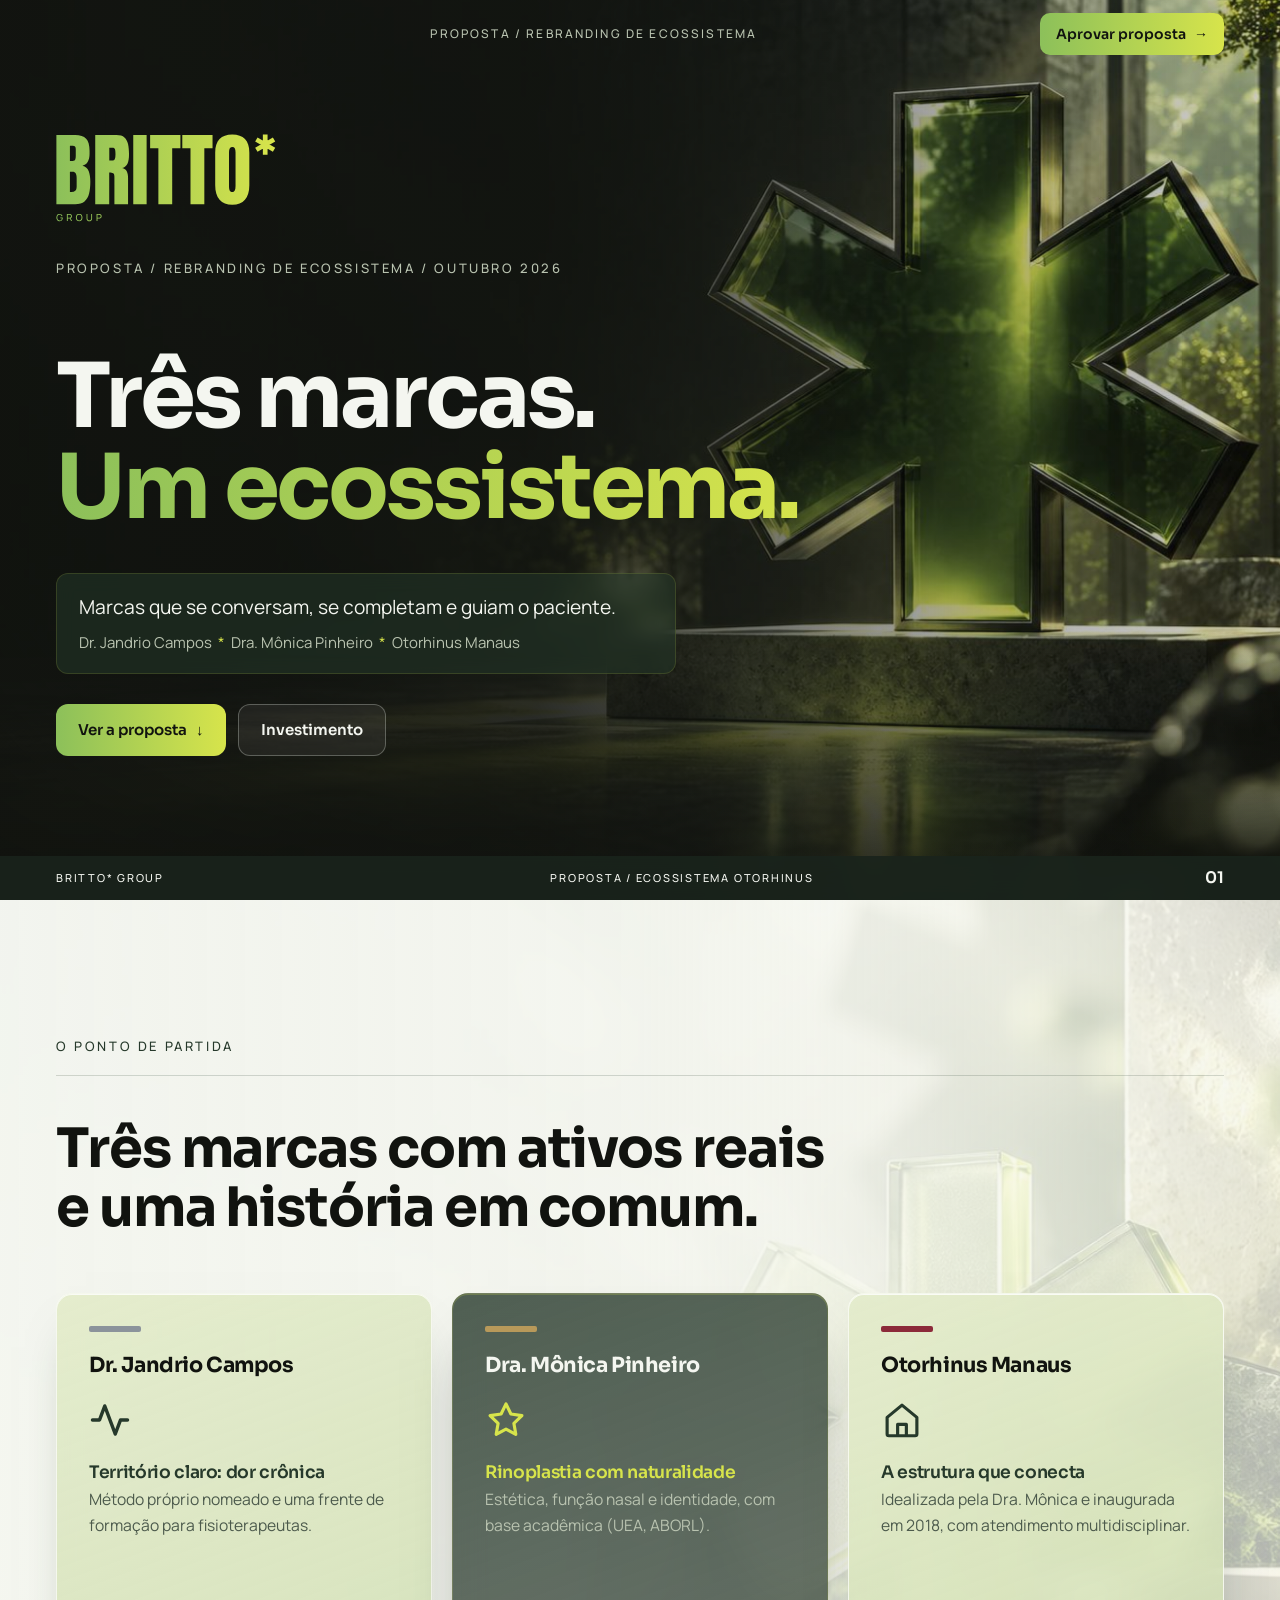
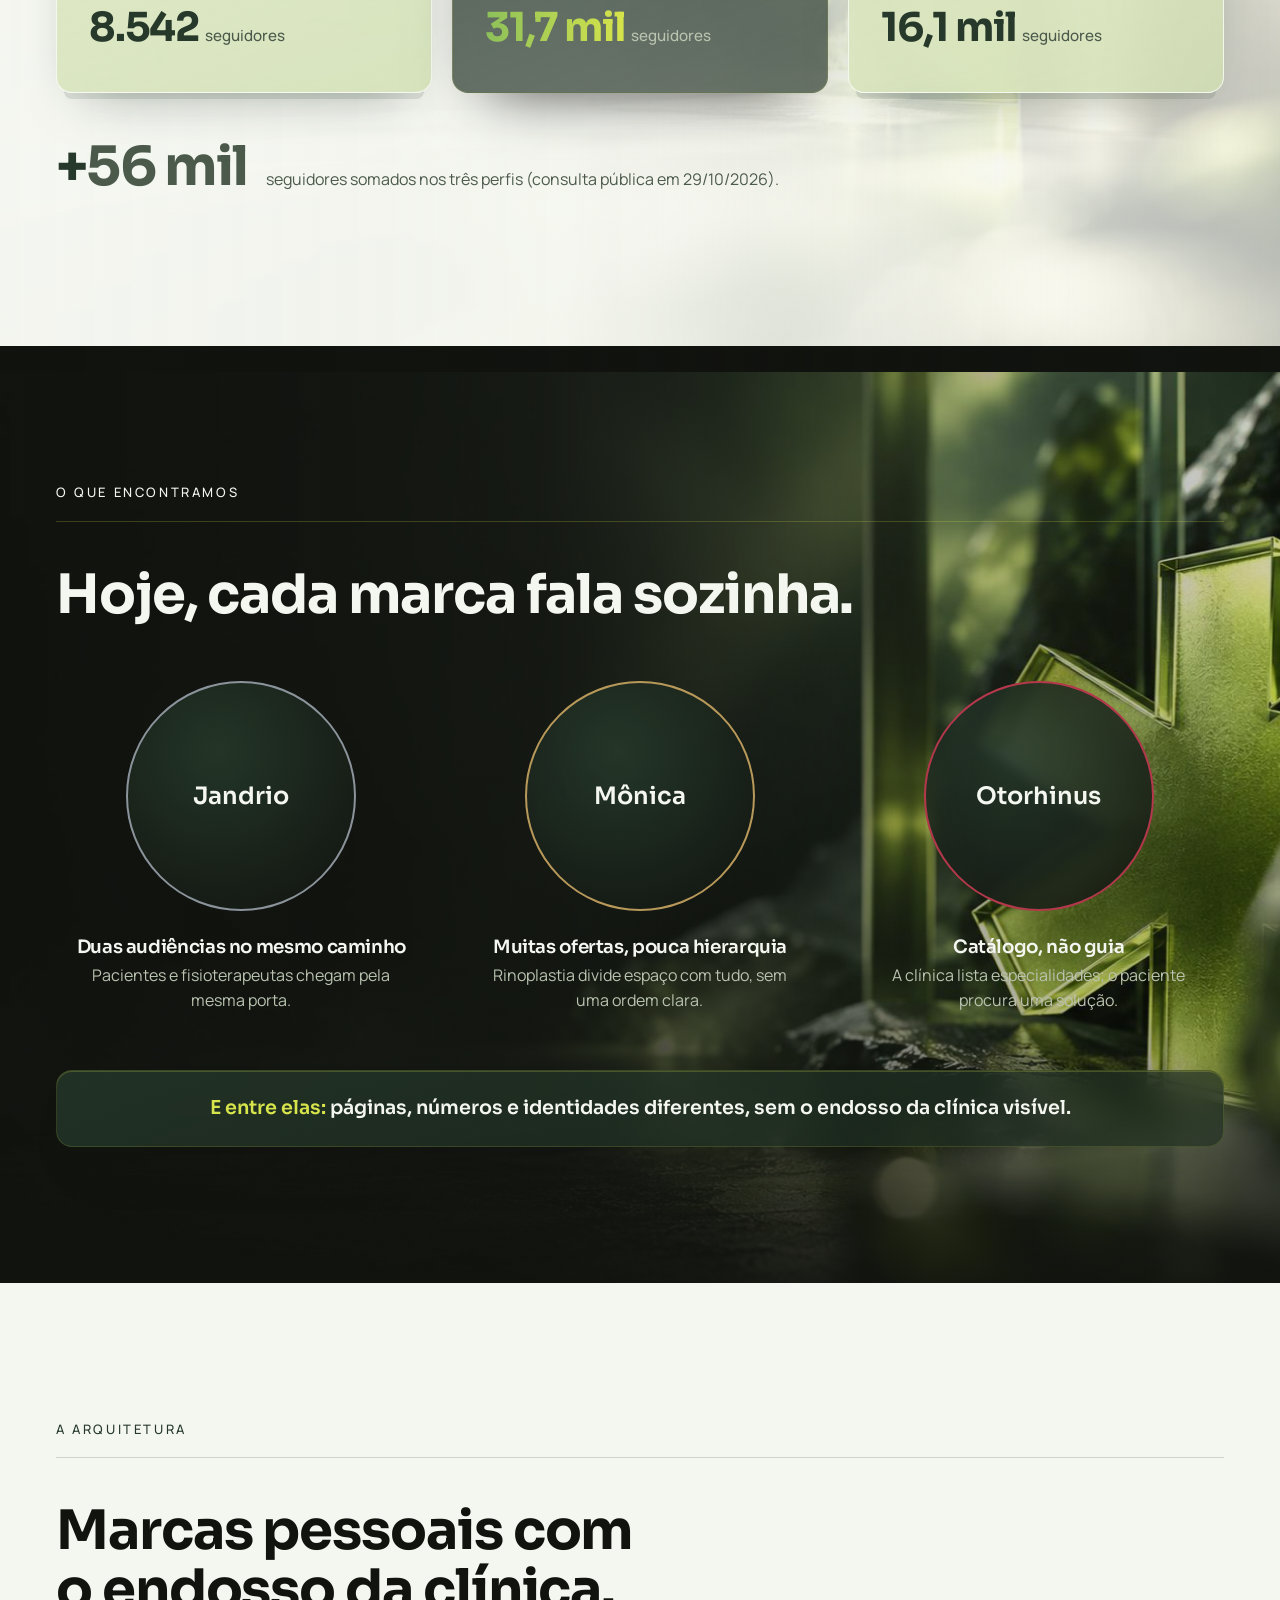
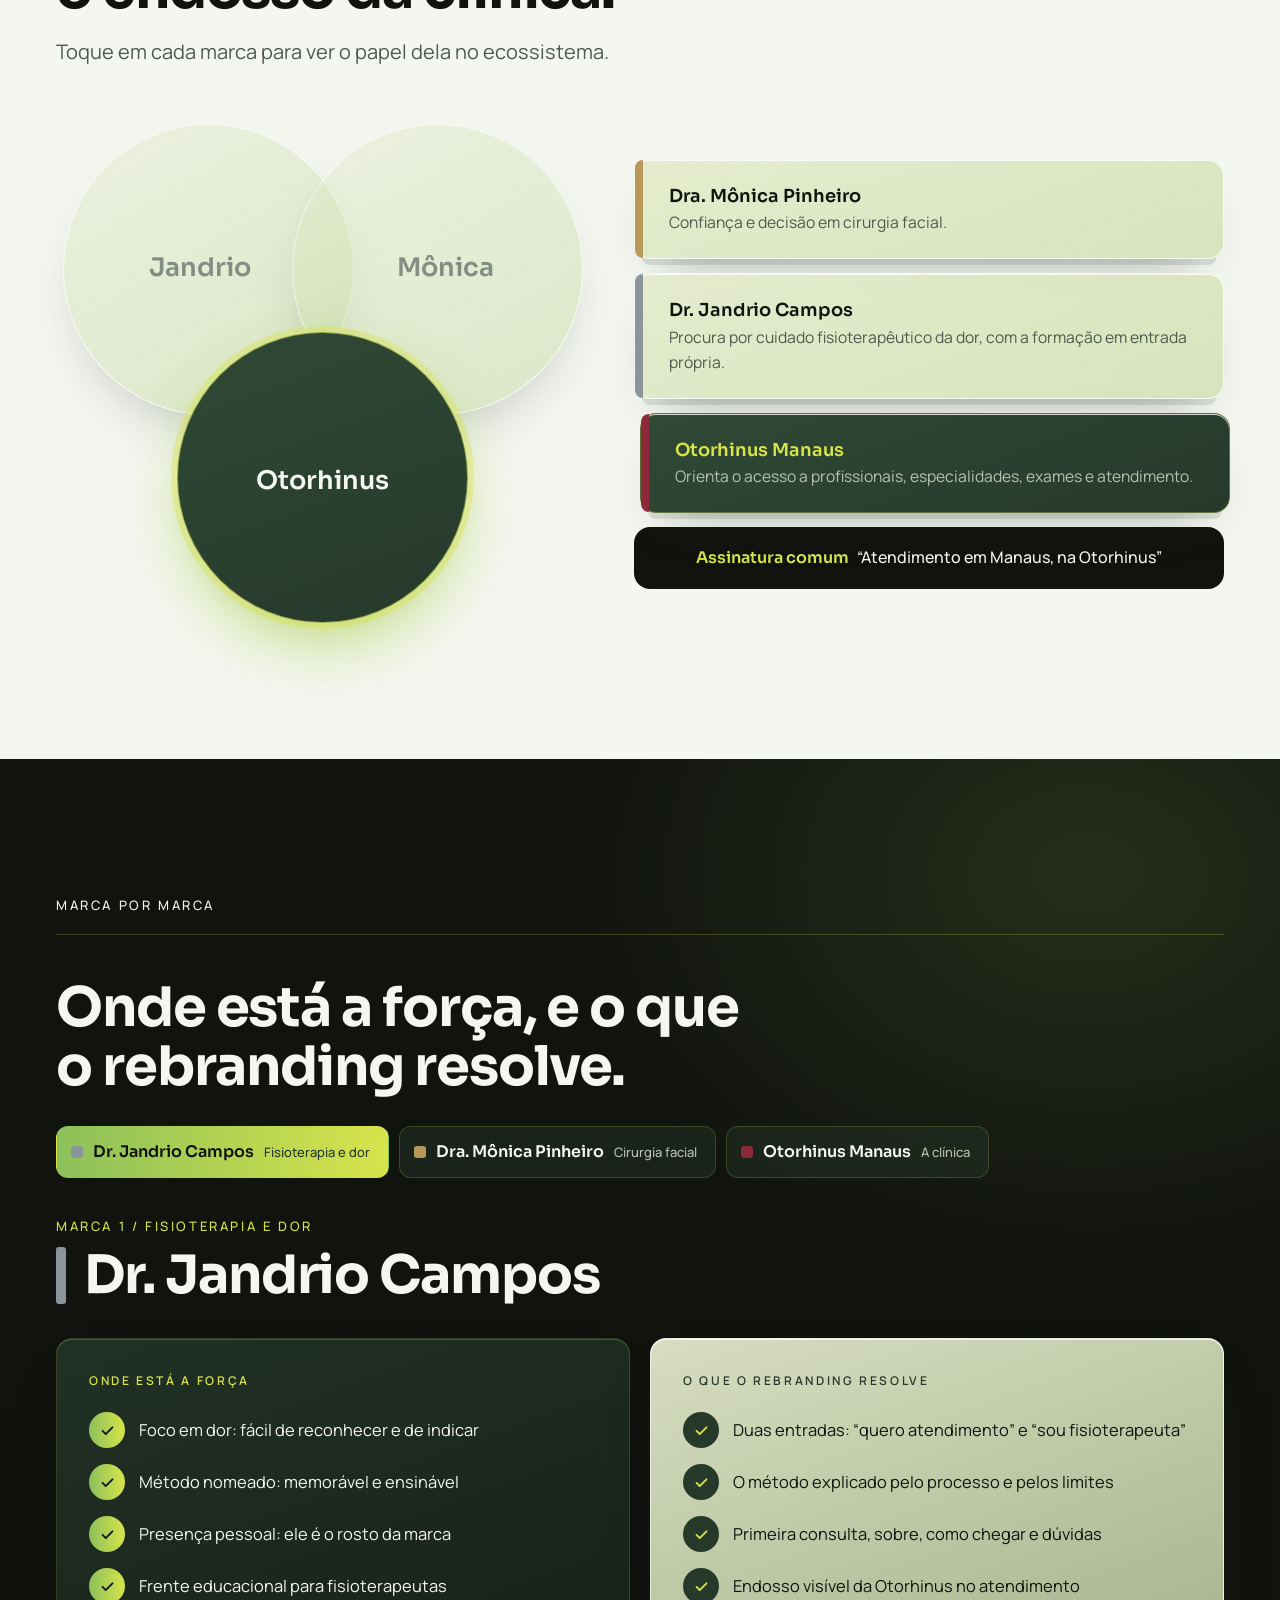
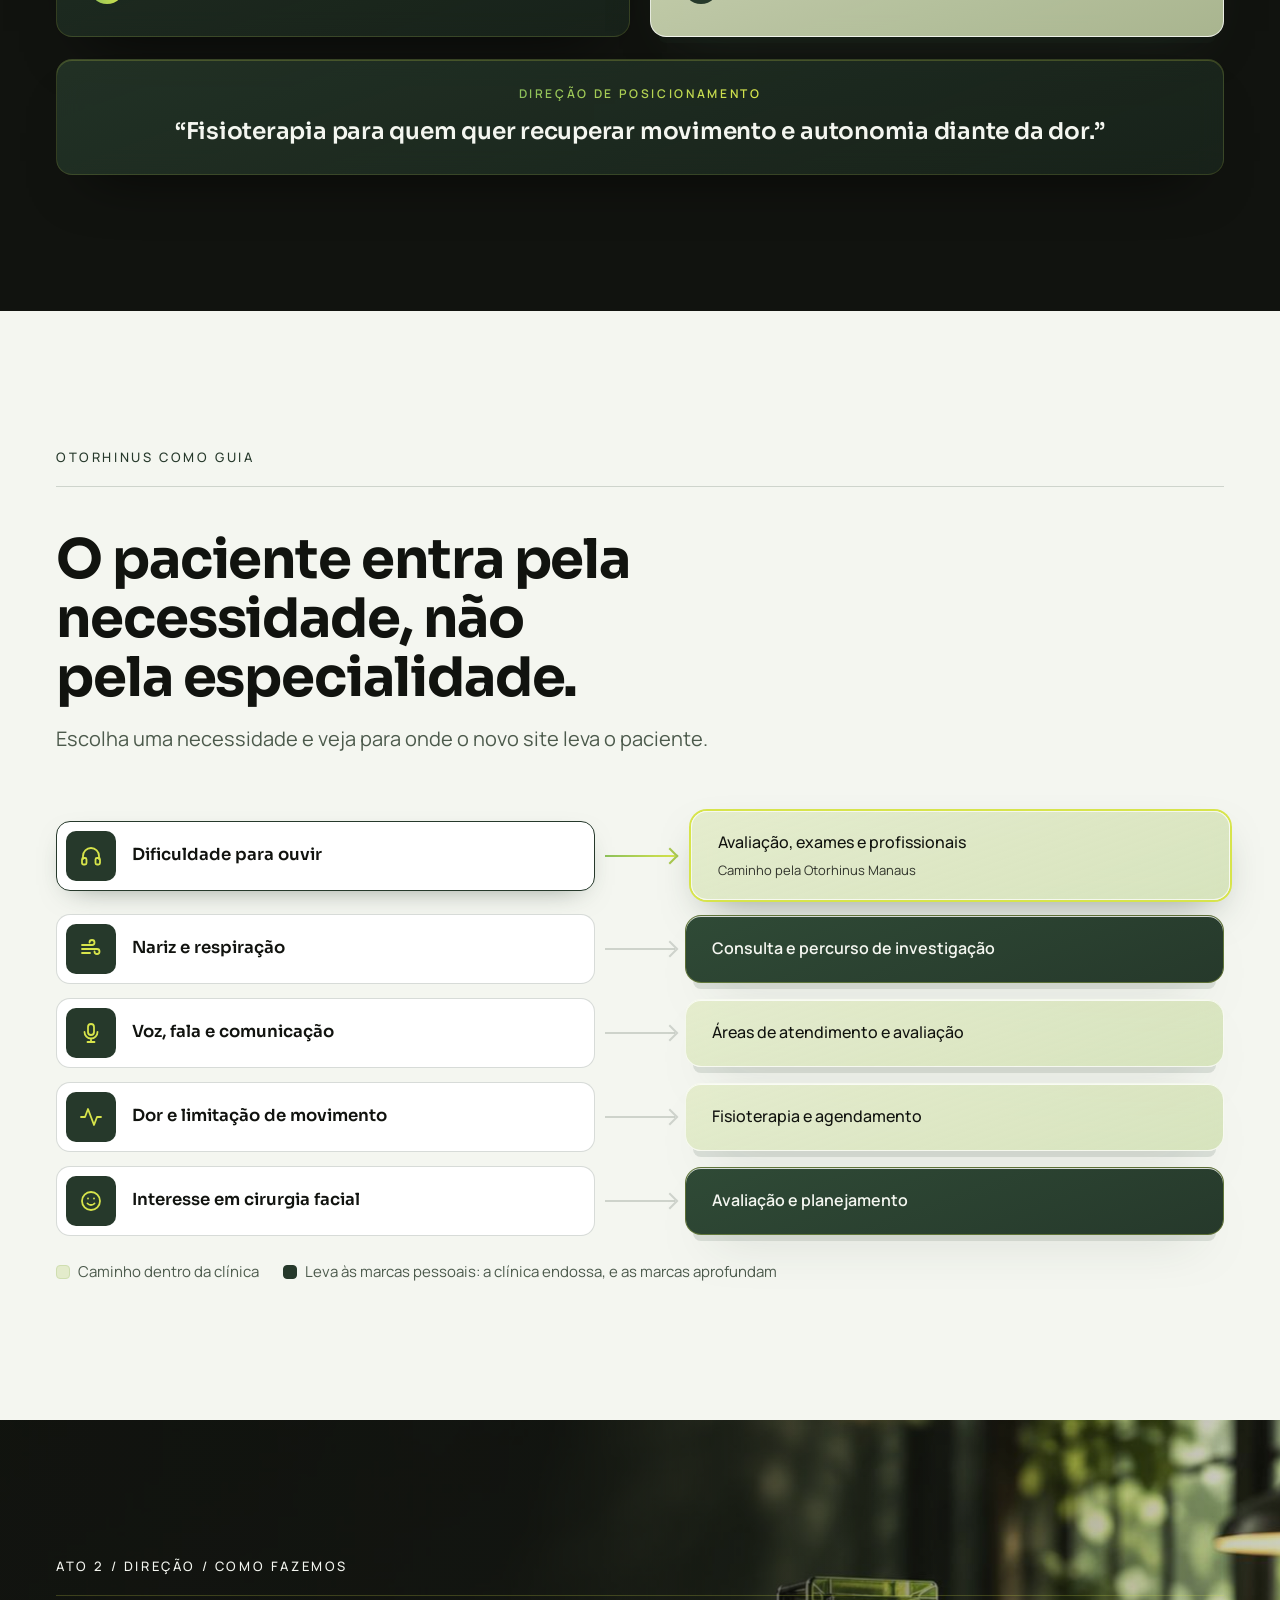
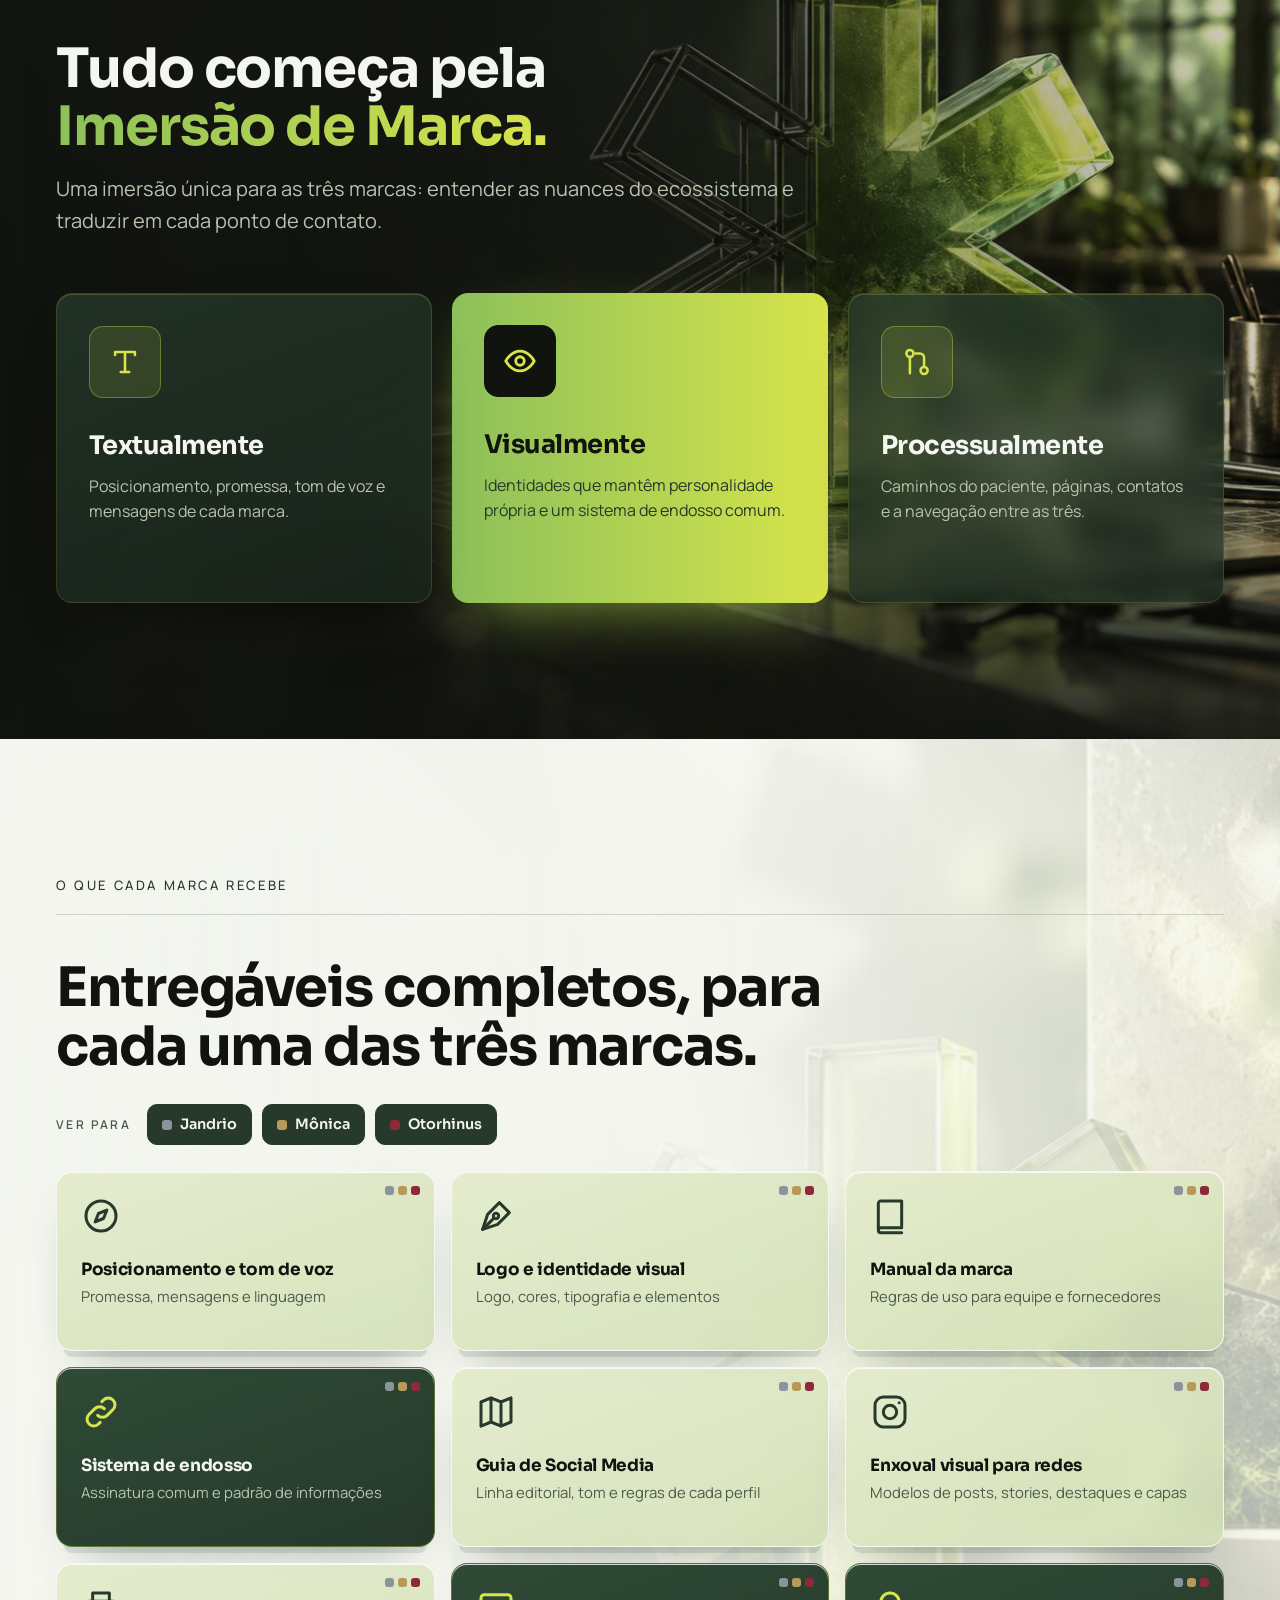
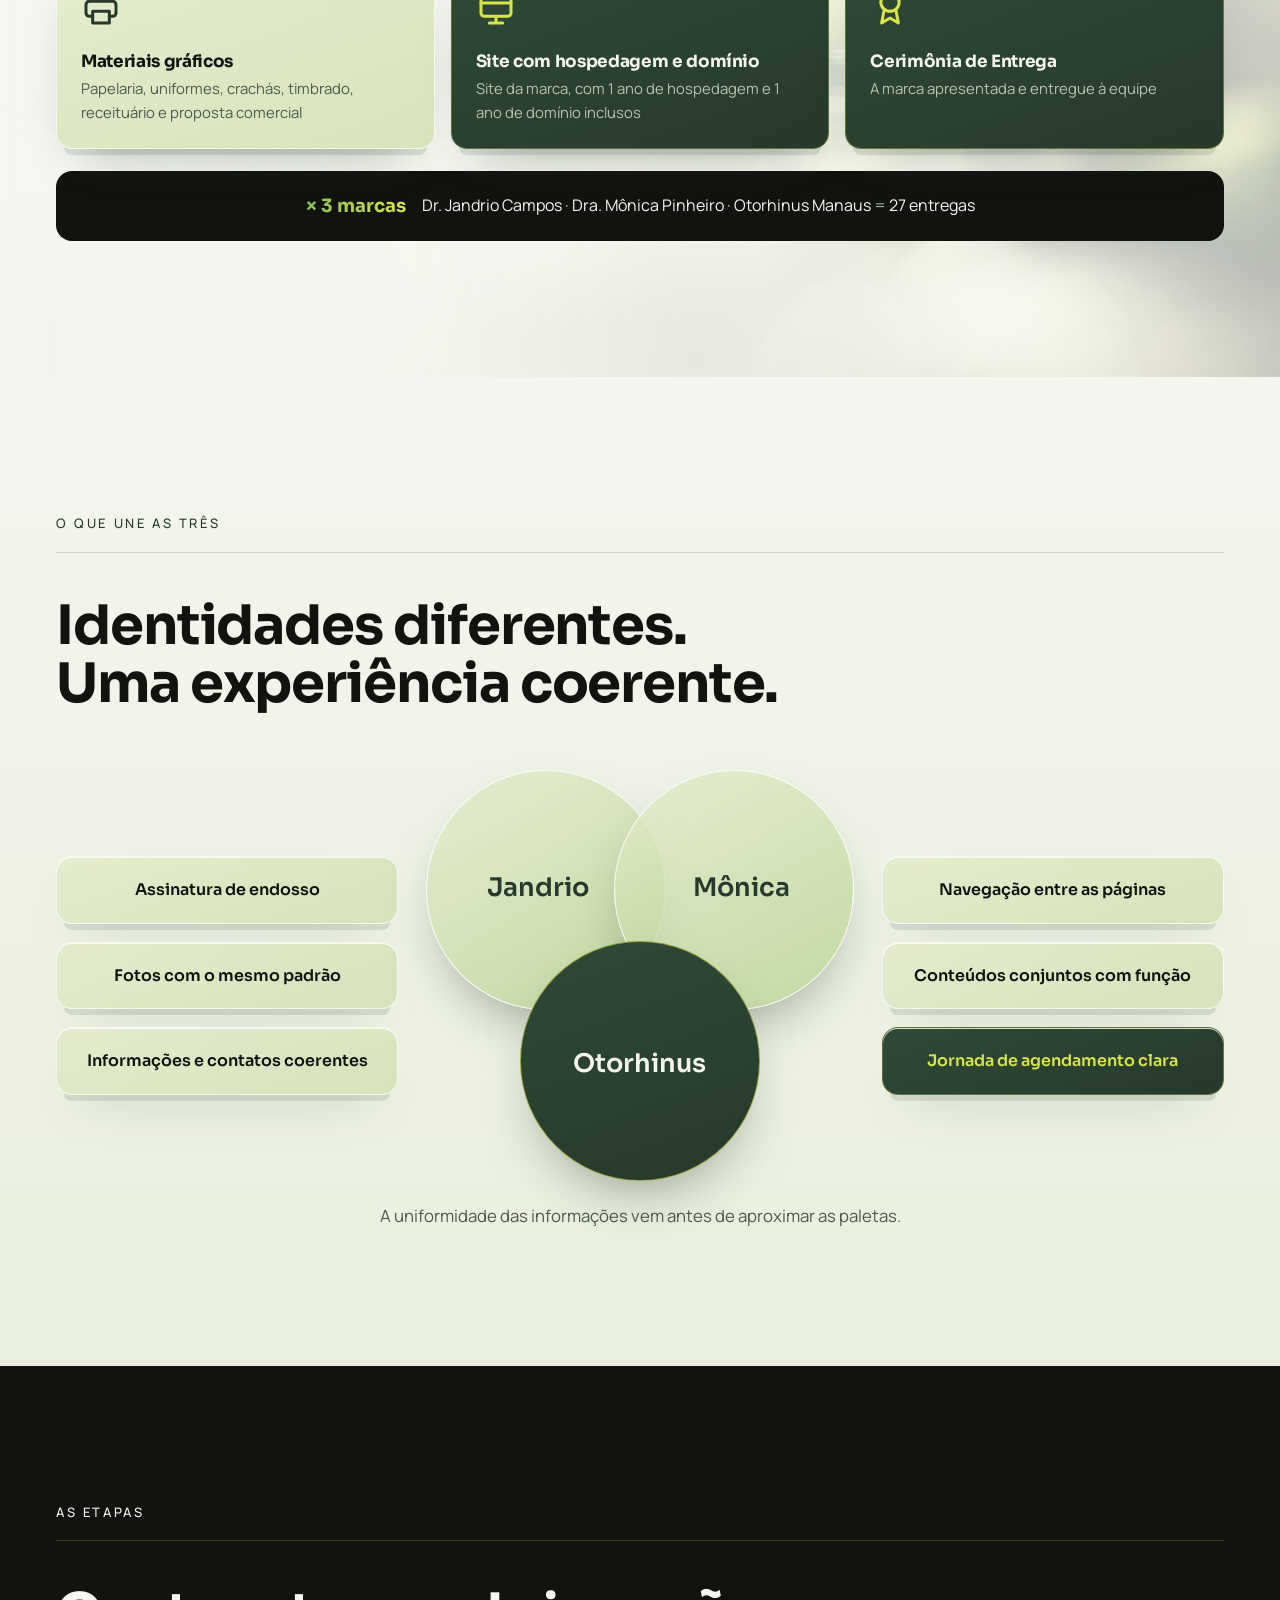
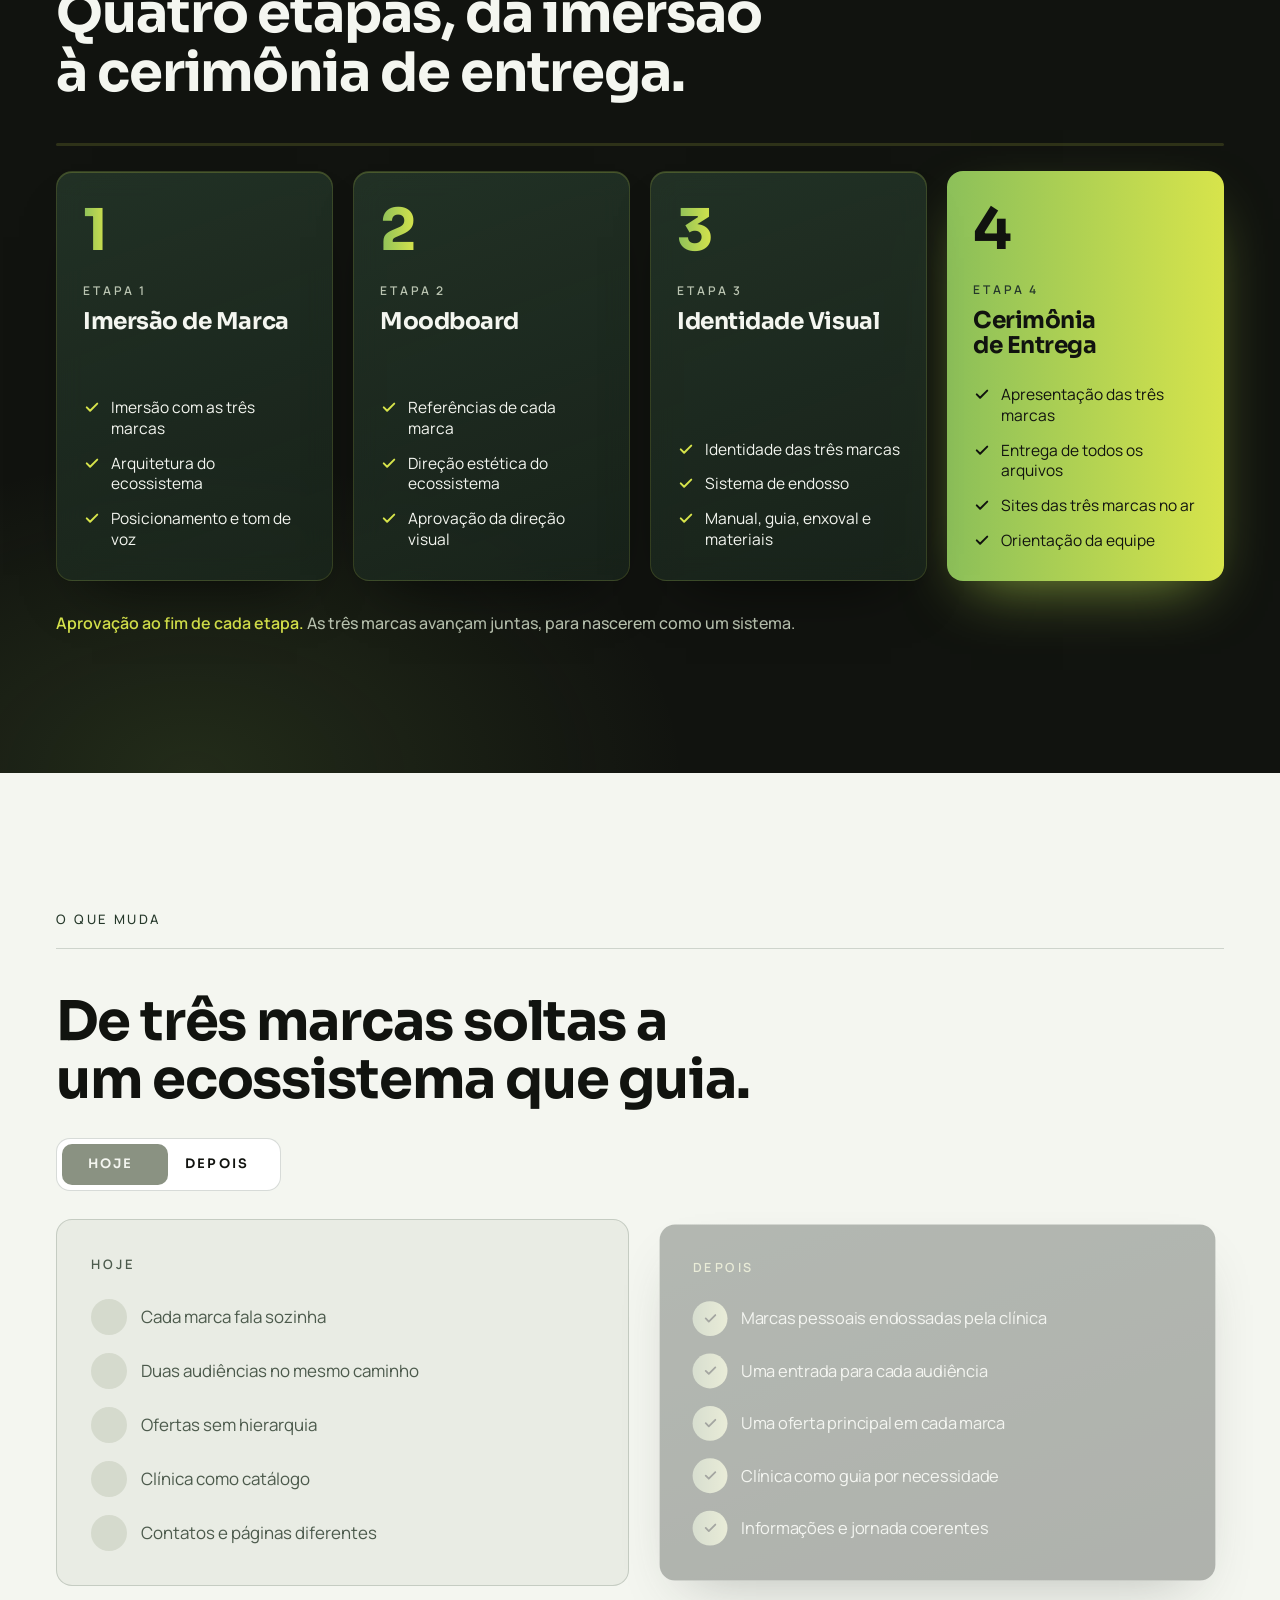
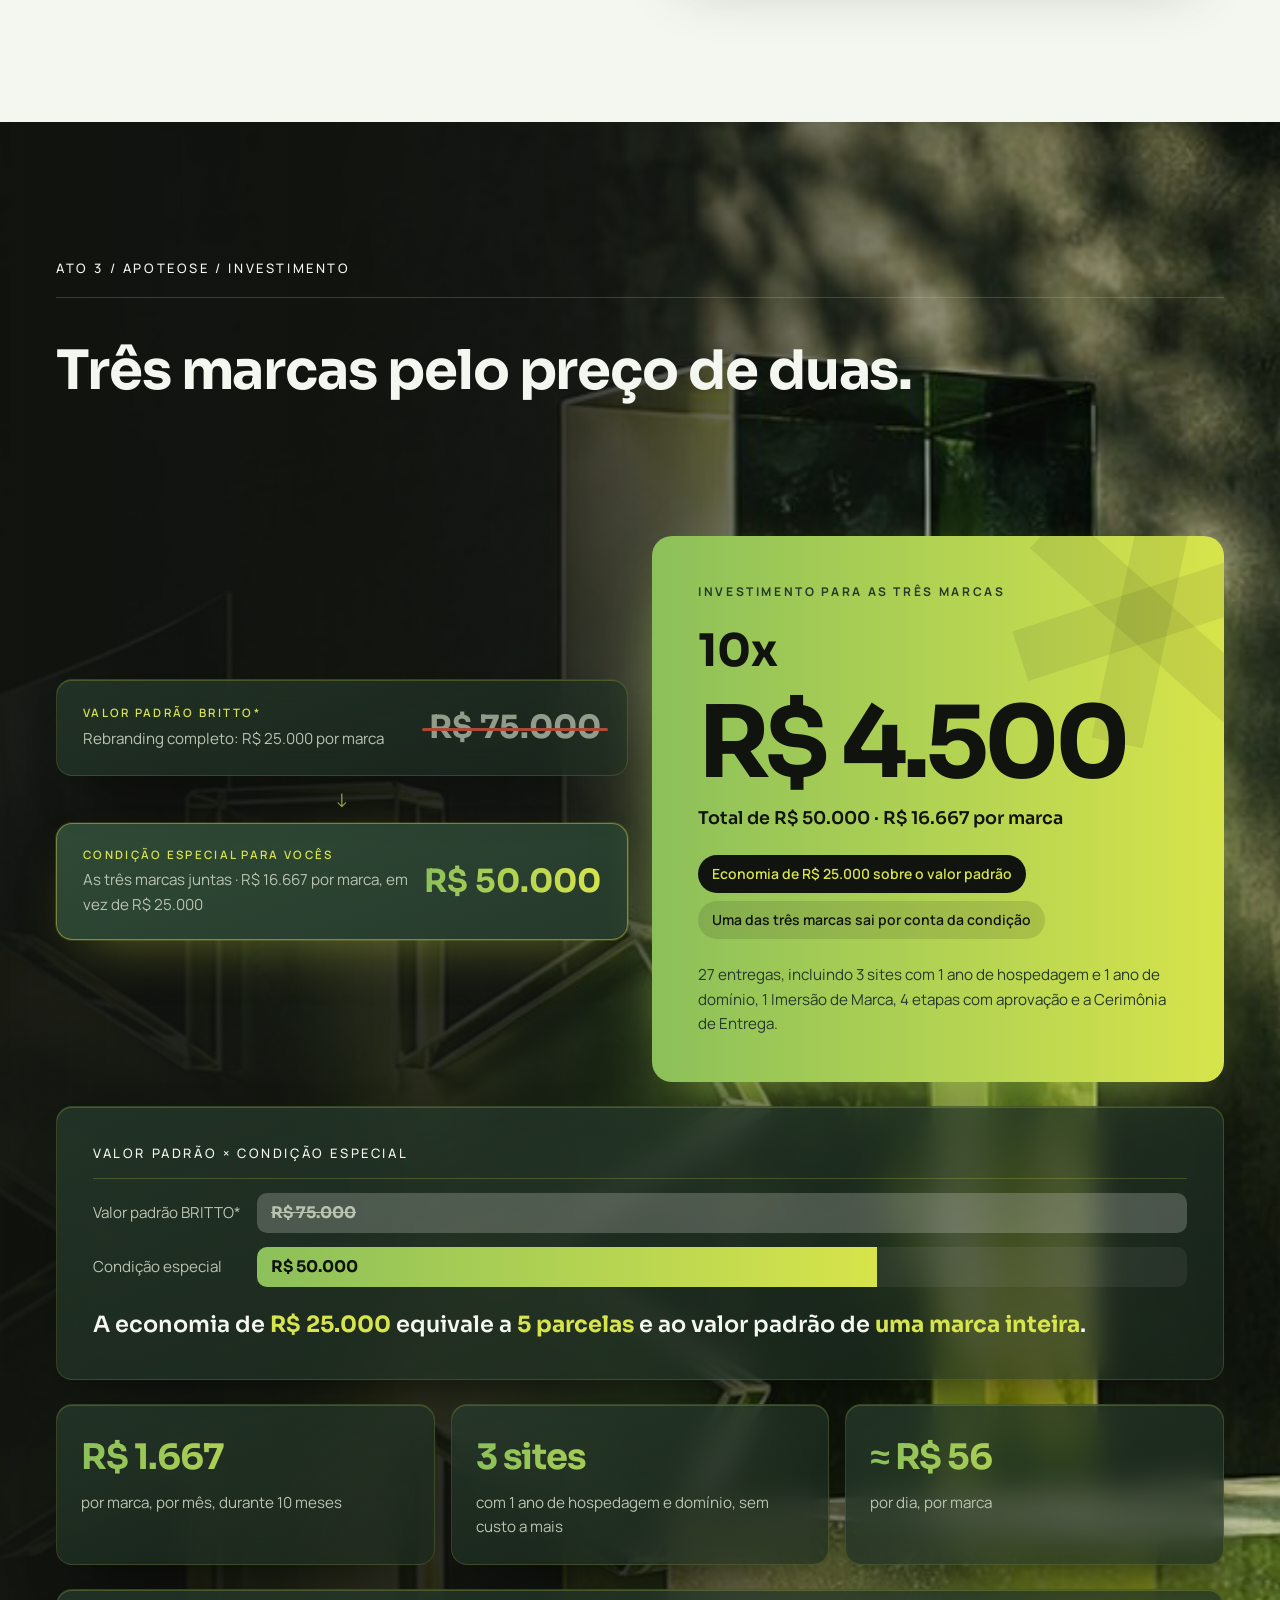
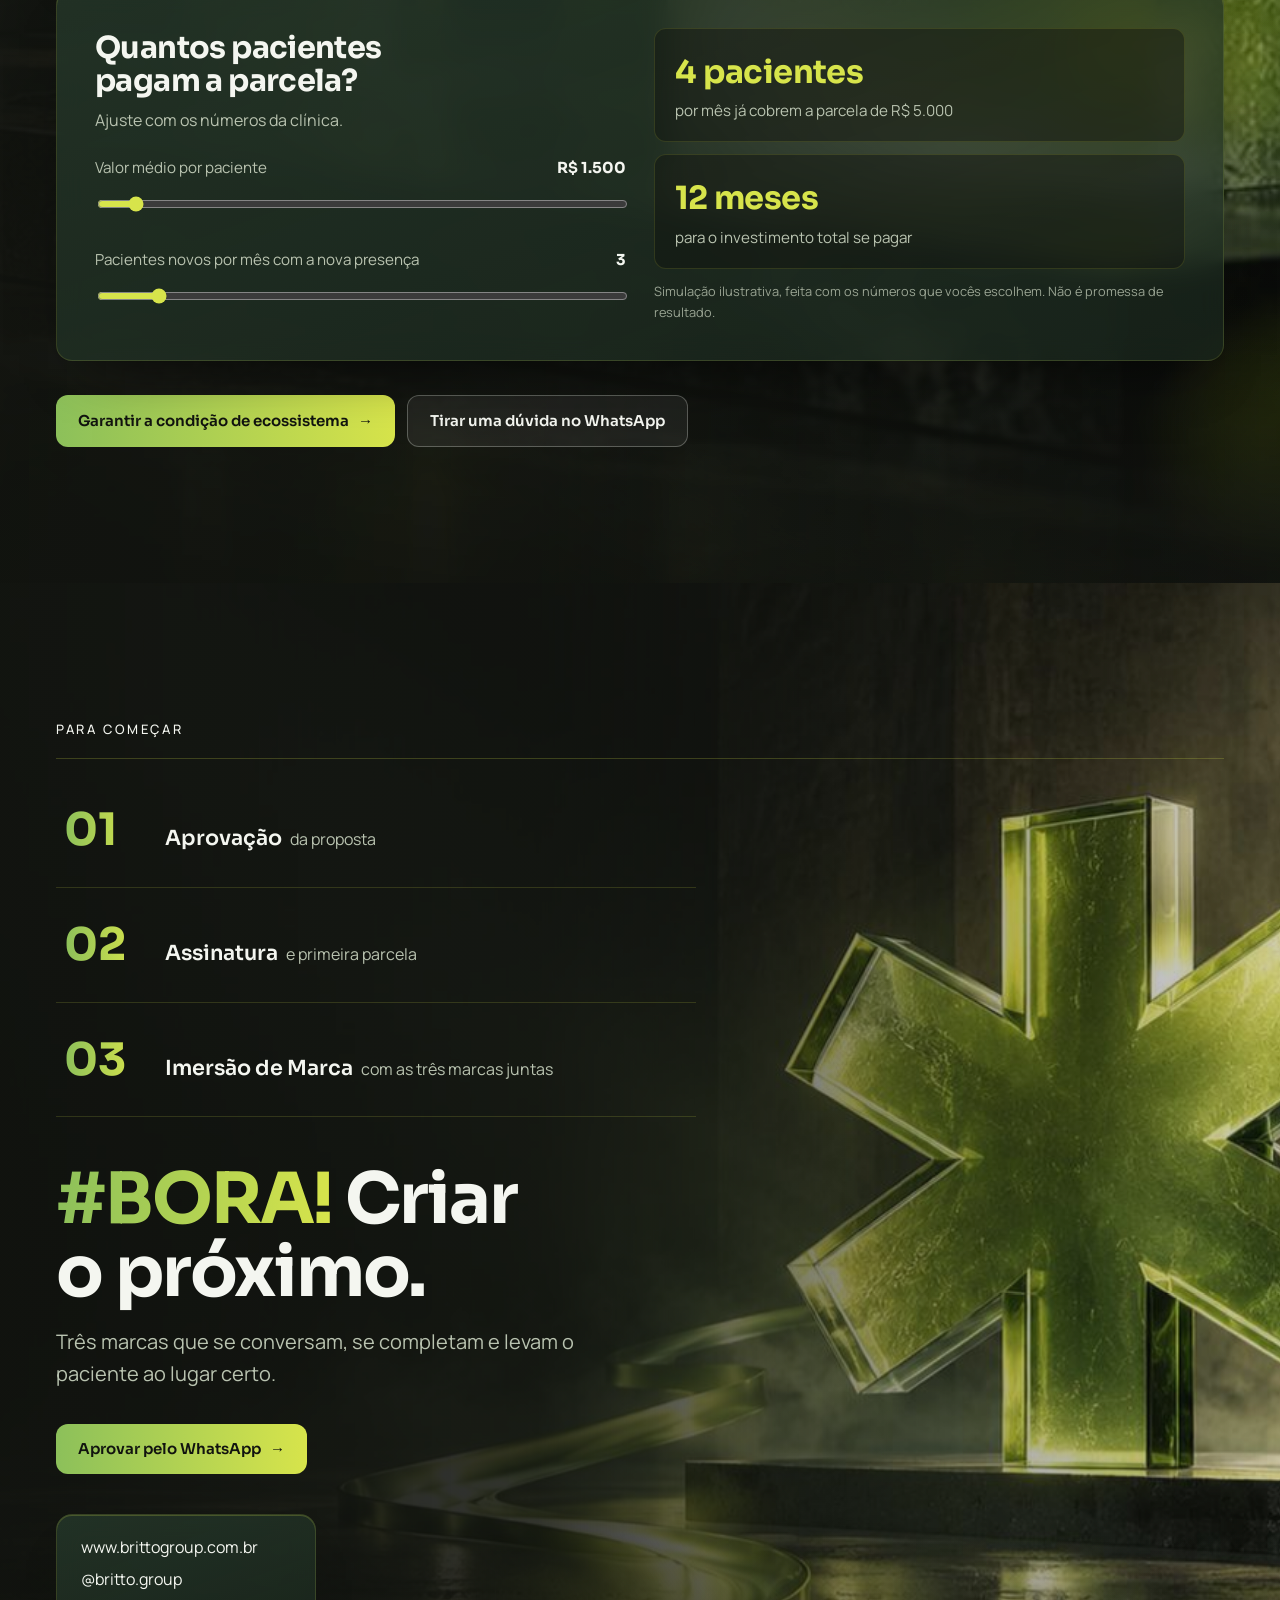
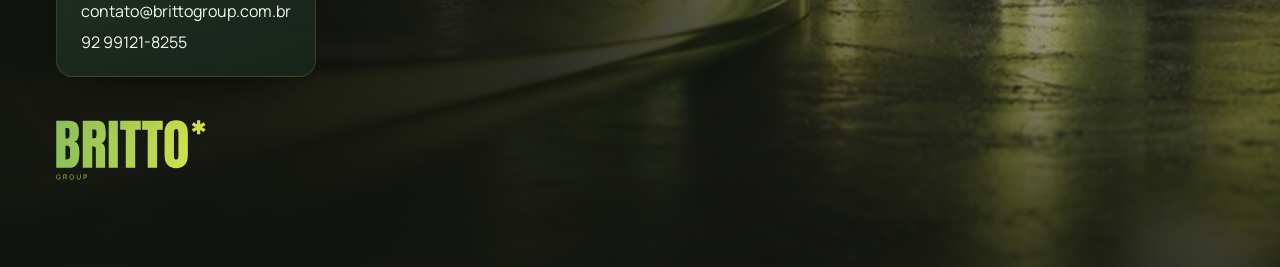
<file: proposta/otorhinus/index.html>
<!doctype html>
<html lang="pt-BR">
<head>
<meta charset="utf-8">
<meta name="viewport" content="width=device-width,initial-scale=1,viewport-fit=cover">
<title>Ecossistema Otorhinus · Proposta BRITTO* GROUP</title>
<meta name="description" content="Proposta de rebranding de ecossistema: Dr. Jandrio Campos, Dra. Mônica Pinheiro e Otorhinus Manaus. Três marcas, um ecossistema.">
<meta name="robots" content="noindex,nofollow">
<meta name="theme-color" content="#11130F">
<link rel="icon" href="img/britto-group.svg" type="image/svg+xml">
<link rel="preload" as="image" href="img/hero.jpg">
<link rel="preconnect" href="https://fonts.googleapis.com">
<link rel="preconnect" href="https://fonts.gstatic.com" crossorigin>
<link rel="stylesheet" href="https://fonts.googleapis.com/css2?family=Sora:wght@600;700&family=Manrope:wght@400;500;600&display=swap">
<style>
/* Proposta Ecossistema Otorhinus — segue o Guia de Identidade Visual BRITTO* GROUP (vol. 02):
   Limão, Carvão, Porcelana, Verde profundo e Névoa verde; Sora nos títulos, Manrope no texto;
   vidro, luz e o asterisco de seis raios. */
:root{
  --limao:#D7E44B;
  --limao-2:#8CC05A;
  --carvao:#11130F;
  --porcelana:#F4F6F0;
  --profundo:#26392B;
  --nevoa:#E3EBCB;
  --nevoa-2:#cfdeb0;
  --mute-d:#b9c3b0;
  --mute-l:#4c5a4c;
  --line-d:rgba(215,228,75,.22);
  --line-l:rgba(38,57,43,.18);
  --grad:linear-gradient(90deg,var(--limao-2),var(--limao));
  --deep:linear-gradient(160deg,#2f4a36,var(--profundo));
  --jandrio:#8b939b;
  --monica:#b8995a;
  --otorhinus:#8c2a3a;
  --f-title:"Sora","Helvetica Neue",Arial,sans-serif;
  --f-text:"Manrope","Helvetica Neue",Arial,system-ui,sans-serif;
  --ease:cubic-bezier(.2,.7,.1,1);
  --r:16px;
}
*{box-sizing:border-box}
html{-webkit-text-size-adjust:100%}
body{margin:0;background:var(--carvao);color:var(--porcelana);font-family:var(--f-text);font-size:1rem;line-height:1.6;-webkit-font-smoothing:antialiased;overflow-x:hidden}
a{color:inherit}
p{margin:0}
h1,h2,h3,h4{margin:0;font-family:var(--f-title);font-weight:700;letter-spacing:-.02em;line-height:1.08;text-wrap:balance}
button{font:inherit;color:inherit}
:focus-visible{outline:2px solid var(--limao);outline-offset:3px;border-radius:6px}
::selection{background:var(--limao);color:var(--carvao)}

.wrap{max-width:1200px;margin-inline:auto;padding-inline:max(16px,env(safe-area-inset-left,0px))}
section{position:relative;padding-block:clamp(80px,11vw,136px);overflow:hidden}
.dark{background:var(--carvao);color:var(--porcelana)}
.light{background:var(--porcelana);color:var(--carvao)}

/* fotografia de fundo (renders do guia) */
.photo{position:absolute;inset:0;z-index:0;pointer-events:none}
.photo img{width:100%;height:100%;object-fit:cover;object-position:right center;display:block;transform:scale(1.08) translate3d(0,var(--py,0px),0);will-change:transform}
.photo::after{content:"";position:absolute;inset:0}
.dark .photo::after{background:linear-gradient(90deg,rgba(17,19,15,.97) 0%,rgba(17,19,15,.86) 42%,rgba(17,19,15,.35) 75%,rgba(17,19,15,.2) 100%),linear-gradient(0deg,rgba(17,19,15,.9),transparent 30%)}
.light .photo::after{background:linear-gradient(90deg,rgba(244,246,240,.97) 0%,rgba(244,246,240,.9) 50%,rgba(244,246,240,.55) 100%)}
.photo.soft img{opacity:.6}
@media (max-width:860px){
  .dark .photo::after{background:linear-gradient(0deg,rgba(17,19,15,.96) 30%,rgba(17,19,15,.62) 75%,rgba(17,19,15,.45))}
  .light .photo::after{background:rgba(244,246,240,.9)}
}
.in-front{position:relative;z-index:1}

/* cabeçalho de seção, como nas páginas do guia */
.head{margin-bottom:clamp(36px,5vw,56px)}
.kicker{font-weight:500;font-size:.8125rem;letter-spacing:.2em;text-transform:uppercase;padding-bottom:18px;border-bottom:1px solid var(--line-d);color:var(--porcelana)}
.light .kicker{border-color:var(--line-l);color:var(--profundo)}
.title{font-size:clamp(2rem,4.6vw,3.4rem);margin-top:clamp(28px,4vw,44px);max-width:22ch}
.lede{margin-top:16px;font-size:clamp(1.05rem,1.6vw,1.25rem);color:var(--mute-d);max-width:62ch}
.light .lede{color:var(--mute-l)}
.lime{background:var(--grad);-webkit-background-clip:text;background-clip:text;color:transparent}
.note{margin-top:22px;font-size:.9375rem;color:var(--mute-l)}

/* vidro */
.glass{position:relative;border-radius:var(--r);background:linear-gradient(160deg,rgba(38,57,43,.8),rgba(28,43,32,.64));border:1px solid rgba(215,228,75,.14);box-shadow:inset 0 1px 0 rgba(215,228,75,.22),0 30px 60px -36px rgba(0,0,0,.8);-webkit-backdrop-filter:blur(14px);backdrop-filter:blur(14px)}
.glass-l{position:relative;border-radius:var(--r);background:linear-gradient(160deg,rgba(227,235,203,.94),rgba(207,222,176,.8));border:1px solid rgba(255,255,255,.7);box-shadow:inset 0 1px 0 rgba(255,255,255,.8),0 14px 0 -8px rgba(38,57,43,.12),0 24px 50px -30px rgba(38,57,43,.5);-webkit-backdrop-filter:blur(12px);backdrop-filter:blur(12px);color:var(--carvao)}
.solid-lime{background:var(--grad);color:var(--carvao);border:0;border-radius:var(--r);box-shadow:0 24px 60px -24px rgba(170,205,75,.75)}

/* revelação */
[data-reveal]{opacity:0;transform:translateY(26px);transition:opacity .8s var(--ease),transform .8s var(--ease);transition-delay:calc(var(--d,0) * 90ms)}
[data-reveal].in{opacity:1;transform:none}
.logo-svg{display:block;height:auto}

/* ---------- topo ---------- */
.top{position:fixed;inset:0 0 auto;z-index:50;transition:background .35s,border-color .35s;border-bottom:1px solid transparent}
.top.solid{background:rgba(17,19,15,.9);-webkit-backdrop-filter:blur(14px);backdrop-filter:blur(14px);border-color:rgba(215,228,75,.12)}
.top .wrap{display:flex;align-items:center;justify-content:space-between;gap:16px;height:68px}
.top .logo-svg{width:92px;opacity:0;transition:opacity .4s}
.top.solid .logo-svg{opacity:1}
.top-mid{font-size:.75rem;font-weight:500;letter-spacing:.18em;text-transform:uppercase;color:var(--mute-d);display:none}
@media (min-width:820px){.top-mid{display:block}}
.btn{display:inline-flex;align-items:center;gap:.6em;border:0;background:var(--grad);color:var(--carvao);text-decoration:none;font-family:var(--f-title);font-weight:600;font-size:.9375rem;padding:13px 22px;border-radius:12px;cursor:pointer;transition:transform .3s var(--ease),box-shadow .3s,filter .3s}
.btn:hover{transform:translateY(-2px);box-shadow:0 12px 34px -10px rgba(215,228,75,.65);filter:brightness(1.04)}
.btn.sm{padding:10px 16px;font-size:.875rem;border-radius:10px}
.btn.ghost{background:rgba(244,246,240,.06);color:var(--porcelana);border:1px solid rgba(244,246,240,.28)}
.btn.ghost:hover{background:rgba(244,246,240,.12);box-shadow:none}
.btn .arr{transition:transform .3s var(--ease)}
.btn:hover .arr{transform:translateX(4px)}

/* ---------- rodapé fixo, como o rodapé das páginas do guia ---------- */
.foot{position:fixed;left:0;right:0;bottom:0;z-index:40;padding-bottom:env(safe-area-inset-bottom,0px);transition:background .4s,color .4s;-webkit-backdrop-filter:blur(12px);backdrop-filter:blur(12px)}
.foot.on-dark{background:rgba(26,36,28,.9);color:var(--porcelana)}
.foot.on-light{background:rgba(228,233,220,.92);color:var(--carvao)}
.foot .wrap{height:44px;display:flex;align-items:center;justify-content:space-between;gap:16px;font-size:.6875rem;font-weight:500;letter-spacing:.16em;text-transform:uppercase}
.foot-bar{position:absolute;left:0;top:0;height:2px;width:calc(var(--p,0) * 100%);background:var(--grad)}
.foot-n{font-family:var(--f-title);font-weight:600;font-size:1rem;letter-spacing:0;min-width:2ch;text-align:right}
.foot-mid{display:none}
@media (min-width:720px){.foot-mid{display:block}}

/* ---------- Venn ---------- */
.venn{position:relative;aspect-ratio:1/0.96;width:100%;max-width:520px;margin-inline:auto;--k:1}
.vc{position:absolute;width:56%;aspect-ratio:1;border-radius:50%;display:grid;place-items:center;font-family:var(--f-title);font-weight:600;font-size:clamp(1rem,2.2vw,1.6rem);transition:transform 1.2s var(--ease),background .4s,box-shadow .4s,opacity .4s,color .4s;will-change:transform}
.vc span{transform:translate(var(--tx,0),var(--ty,0))}
.vc.a{left:0;top:0;--tx:-8%;--ty:-4%;transform:translate(calc((1 - var(--k)) * -38%),calc((1 - var(--k)) * -20%))}
.vc.b{right:0;top:0;--tx:8%;--ty:-4%;transform:translate(calc((1 - var(--k)) * 38%),calc((1 - var(--k)) * -20%))}
.vc.c{left:22%;bottom:0;--ty:8%;transform:translate(0,calc((1 - var(--k)) * 30%))}
.venn.glass-v .vc{border:1.5px solid rgba(255,255,255,.85);background:linear-gradient(150deg,rgba(227,235,203,.85),rgba(160,196,110,.55));color:var(--profundo);box-shadow:0 26px 60px -28px rgba(38,57,43,.6)}
.venn.glass-v .vc.c{background:var(--deep);color:var(--porcelana);border-color:rgba(215,228,75,.6);z-index:1}
.venn .vc.hl{box-shadow:0 0 0 6px rgba(215,228,75,.4),0 26px 70px -18px rgba(170,205,75,.9)}
.venn.glass-v .vc.hl:not(.c){background:var(--grad);color:var(--carvao)}
.venn .vc.dim{opacity:.55}

/* ---------- 01. abertura ---------- */
.hero{min-height:100svh;display:flex;align-items:center;padding-block:110px 120px}
.hero > .wrap{width:100%}
.hero .photo img{object-position:72% center}
.hero .logo-svg{width:clamp(150px,18vw,220px)}
.edition{margin-top:clamp(24px,3vw,36px);font-size:.8125rem;font-weight:500;letter-spacing:.2em;text-transform:uppercase;color:var(--mute-d)}
.hero h1{font-size:clamp(2.8rem,7vw,5.8rem);margin-top:clamp(36px,6vw,72px);letter-spacing:-.035em;line-height:1.02}
.hero h1 .lime{display:block;padding-bottom:.06em}
@media (min-width:700px){.hero h1 .lime{white-space:nowrap}}
.caption{margin-top:34px;max-width:620px;padding:18px 22px;border-radius:12px;background:rgba(38,57,43,.55);border:1px solid rgba(215,228,75,.14);-webkit-backdrop-filter:blur(10px);backdrop-filter:blur(10px)}
.caption p{font-size:clamp(1.02rem,1.6vw,1.2rem)}
.caption small{display:block;margin-top:8px;color:var(--mute-d);font-size:.9375rem}
.caption small i{font-style:normal;color:var(--limao);margin:0 6px}
.hero .btns{display:flex;flex-wrap:wrap;gap:12px;margin-top:30px}
.hero-copy{max-width:760px}

/* ---------- 02. ponto de partida ---------- */
.cards3{display:grid;gap:20px}
@media (min-width:860px){.cards3{grid-template-columns:repeat(3,1fr)}}
.bcard{padding:32px;display:flex;flex-direction:column;min-height:400px;transition:transform .5s var(--ease)}
.bcard:hover{transform:translateY(-6px)}
.bcard .tag{width:52px;height:6px;border-radius:2px;background:var(--c)}
.bcard h3{font-size:1.3rem;margin-top:22px}
.bcard .ico{margin-top:22px;color:var(--profundo);width:42px;height:42px}
.bcard h4{margin:22px 0 6px;font-size:1.08rem;font-weight:600;color:var(--profundo)}
.bcard p{color:var(--mute-l);font-size:.98rem}
.bcard .num{margin-top:auto;padding-top:28px;font-family:var(--f-title);font-size:2.5rem;font-weight:700;letter-spacing:-.03em;color:var(--profundo)}
.bcard .num small{font-family:var(--f-text);font-size:.95rem;font-weight:500;letter-spacing:0;margin-left:6px;color:var(--mute-l)}
.bcard.glass .ico,.bcard.glass h4{color:var(--limao)}
.bcard.glass h3{color:var(--porcelana)}
.bcard.glass p,.bcard.glass .num small{color:var(--mute-d)}
.bcard.glass .num span{background:var(--grad);-webkit-background-clip:text;background-clip:text;color:transparent}
.total{margin-top:30px;display:flex;flex-wrap:wrap;align-items:baseline;gap:10px 18px}
.total strong{font-family:var(--f-title);font-size:clamp(2.3rem,5vw,3.4rem);letter-spacing:-.03em;color:var(--profundo)}
.total span{color:var(--mute-l)}

/* ---------- 03. hoje ---------- */
.solo{display:grid;gap:44px 28px}
@media (min-width:860px){.solo{grid-template-columns:repeat(3,1fr)}}
.solo-item{text-align:center}
.ring{width:min(230px,60vw);aspect-ratio:1;margin:0 auto 26px;border-radius:50%;border:2.5px solid var(--c);background:radial-gradient(circle at 40% 30%,rgba(38,57,43,.9),rgba(17,19,15,.85));display:grid;place-items:center;font-family:var(--f-title);font-size:1.5rem;font-weight:600;animation:bob 6s ease-in-out infinite;animation-delay:var(--dl,0s);transition:box-shadow .4s;-webkit-backdrop-filter:blur(6px);backdrop-filter:blur(6px)}
.solo-item:hover .ring{box-shadow:0 0 0 10px color-mix(in srgb,var(--c) 22%,transparent),0 0 60px color-mix(in srgb,var(--c) 45%,transparent)}
@keyframes bob{0%,100%{transform:translateY(0)}50%{transform:translateY(-12px)}}
.solo-item h3{font-size:1.15rem;font-weight:600}
.solo-item p{color:var(--mute-d);margin-top:6px;max-width:30ch;margin-inline:auto}
.banner{margin-top:56px;padding:22px 28px;text-align:center;font-family:var(--f-title);font-weight:600;font-size:clamp(1rem,1.7vw,1.2rem)}
.banner b{color:var(--limao);font-weight:600}

/* ---------- 04. arquitetura ---------- */
.arch{display:grid;gap:44px;align-items:center}
@media (min-width:900px){.arch{grid-template-columns:.95fr 1.05fr}}
.roles{display:flex;flex-direction:column;gap:14px}
.role{appearance:none;font:inherit;text-align:left;width:100%;cursor:pointer;display:block;padding:22px 24px 22px 34px;transition:transform .4s var(--ease),background .3s,color .3s}
.role::before{content:"";position:absolute;left:0;top:0;bottom:0;width:8px;border-radius:var(--r) 0 0 var(--r);background:var(--c)}
.role b{display:block;font-family:var(--f-title);font-weight:600;font-size:1.12rem}
.role span{color:var(--mute-l);font-size:.98rem}
.role:hover{transform:translateX(6px)}
.role.on{transform:translateX(6px);background:var(--deep);color:var(--porcelana);border-color:rgba(215,228,75,.3)}
.role.on span{color:var(--mute-d)}
.role.on b{color:var(--limao)}
.sig{border-radius:var(--r);background:var(--carvao);color:var(--porcelana);text-align:center;padding:18px 24px;font-weight:500}
.sig em{font-style:normal;font-family:var(--f-title);font-weight:600;color:var(--limao);margin-right:8px}

/* ---------- 05. marcas (abas) ---------- */
.tabs{display:flex;flex-wrap:wrap;gap:10px;margin-bottom:38px}
.tab{cursor:pointer;border:1px solid rgba(215,228,75,.18);background:rgba(38,57,43,.45);border-radius:12px;padding:12px 18px 12px 14px;font-family:var(--f-title);font-weight:600;display:inline-flex;align-items:center;gap:10px;transition:all .3s var(--ease)}
.tab i{width:12px;height:12px;border-radius:3px;background:var(--c)}
.tab small{font-family:var(--f-text);font-weight:500;color:var(--mute-d);font-size:.8125rem}
.tab:hover{border-color:rgba(215,228,75,.45)}
.tab[aria-selected="true"]{background:var(--grad);color:var(--carvao);border-color:transparent}
.tab[aria-selected="true"] small{color:var(--profundo)}
.brand-k{font-size:.8125rem;font-weight:500;letter-spacing:.2em;text-transform:uppercase;color:var(--limao)}
.brand-name{display:flex;align-items:center;gap:18px;font-size:clamp(2rem,5vw,3.3rem);margin:10px 0 34px}
.brand-name::before{content:"";width:10px;align-self:stretch;min-height:46px;border-radius:3px;background:var(--c)}
.panel{animation:panelIn .6s var(--ease)}
@keyframes panelIn{from{opacity:0;transform:translateY(16px)}to{opacity:1;transform:none}}
.duo{display:grid;gap:20px}
@media (min-width:860px){.duo{grid-template-columns:1fr 1fr}}
.box{padding:32px}
.box .k{font-size:.75rem;font-weight:600;letter-spacing:.22em;text-transform:uppercase;color:var(--limao)}
.box.glass-l .k{color:var(--profundo)}
.checks{list-style:none;margin:22px 0 0;padding:0;display:flex;flex-direction:column;gap:16px}
.checks li{display:flex;gap:14px;align-items:center;font-size:1.03rem;opacity:0;transform:translateX(-10px);animation:liIn .5s var(--ease) forwards;animation-delay:calc(var(--i) * 80ms + 120ms)}
@keyframes liIn{to{opacity:1;transform:none}}
.ck{flex:none;width:36px;height:36px;border-radius:50%;background:var(--grad);color:var(--carvao);display:grid;place-items:center}
.box.glass-l .ck{background:var(--profundo);color:var(--limao)}
.ck svg{width:17px;height:17px}
.posit{margin-top:22px;padding:24px 32px;display:flex;flex-wrap:wrap;align-items:center;justify-content:center;gap:10px 22px;text-align:center}
.posit small{font-size:.75rem;font-weight:600;letter-spacing:.22em;text-transform:uppercase}
.posit q{font-family:var(--f-title);font-weight:600;font-size:clamp(1.1rem,2.1vw,1.45rem);letter-spacing:-.01em}

/* ---------- 06. guia ---------- */
.guide{display:flex;flex-direction:column;gap:14px}
.need{all:unset;box-sizing:border-box;cursor:pointer;display:grid;grid-template-columns:1fr;gap:10px;align-items:center}
@media (min-width:760px){.need{grid-template-columns:1fr 70px 1fr}}
.n-in{display:flex;align-items:center;gap:16px;background:#fff;border:1px solid var(--line-l);border-radius:14px;padding:9px 22px 9px 9px;font-family:var(--f-title);font-weight:600;font-size:1.04rem;transition:border-color .3s,box-shadow .3s}
.n-ico{flex:none;width:50px;height:50px;border-radius:10px;background:var(--profundo);color:var(--limao);display:grid;place-items:center}
.n-ico svg{width:24px;height:24px}
.n-arrow{position:relative;height:2px;background:var(--line-l);display:none}
@media (min-width:760px){.n-arrow{display:block}}
.n-arrow::before{content:"";position:absolute;inset:0;background:var(--grad);transform:scaleX(0);transform-origin:left;transition:transform .55s var(--ease)}
.n-arrow::after{content:"";position:absolute;right:-1px;top:50%;width:10px;height:10px;border-top:2px solid var(--line-l);border-right:2px solid var(--line-l);transform:translateY(-50%) rotate(45deg);transition:border-color .3s .3s}
.n-out{min-height:68px;padding:18px 26px;display:flex;flex-direction:column;justify-content:center;transition:transform .45s var(--ease),box-shadow .45s}
.n-out b{font-weight:500}
.n-out small{display:block;max-height:0;overflow:hidden;opacity:0;font-size:.8125rem;transition:max-height .45s var(--ease),opacity .35s,margin .3s}
.need.deep .n-out{background:var(--deep);color:var(--porcelana);border-color:rgba(215,228,75,.3)}
.need.deep .n-out b{font-weight:600}
.need.on .n-in{border-color:var(--profundo);box-shadow:0 10px 30px -16px rgba(38,57,43,.6)}
.need.on .n-arrow::before{transform:scaleX(1)}
.need.on .n-arrow::after{border-color:#a9c94f}
.need.on .n-out{transform:translateX(6px);box-shadow:0 0 0 2px var(--limao),0 18px 44px -18px rgba(38,57,43,.55)}
.need.on .n-out small{max-height:40px;opacity:.85;margin-top:4px}
.need.deep .n-out small{color:var(--limao)}
.legend{margin-top:24px;display:flex;flex-wrap:wrap;gap:12px 24px;font-size:.9375rem;color:var(--mute-l)}
.legend span{display:inline-flex;align-items:center;gap:8px}
.legend i{width:14px;height:14px;border-radius:4px;background:var(--nevoa);border:1px solid var(--nevoa-2)}
.legend i.g{background:var(--profundo);border-color:var(--profundo)}

/* ---------- 07. imersão ---------- */
.how{display:grid;gap:20px}
@media (min-width:860px){.how{grid-template-columns:repeat(3,1fr)}}
.hcard{padding:32px;min-height:310px;transition:transform .5s var(--ease)}
.hcard:hover{transform:translateY(-6px)}
.hcard .hi{width:72px;height:72px;border-radius:14px;background:rgba(215,228,75,.12);border:1px solid rgba(215,228,75,.35);color:var(--limao);display:grid;place-items:center}
.hcard .hi svg{width:34px;height:34px}
.hcard h3{margin-top:34px;font-size:1.6rem}
.hcard p{margin-top:14px;color:var(--mute-d)}
.hcard.solid-lime .hi{background:var(--carvao);border-color:var(--carvao)}
.hcard.solid-lime p{color:var(--profundo)}

/* ---------- 08. entregáveis ---------- */
.for{display:flex;flex-wrap:wrap;align-items:center;gap:10px;margin-bottom:26px}
.for > span{font-size:.75rem;font-weight:600;letter-spacing:.2em;text-transform:uppercase;color:var(--mute-l);margin-right:6px}
.chip{cursor:pointer;border:1px solid var(--line-l);background:#fff;border-radius:10px;padding:8px 14px;font-family:var(--f-title);font-weight:600;font-size:.9rem;display:inline-flex;align-items:center;gap:8px;transition:all .3s}
.chip i{width:10px;height:10px;border-radius:3px;background:var(--c)}
.chip[aria-pressed="true"]{background:var(--profundo);color:var(--porcelana);border-color:var(--profundo)}
.grid8{display:grid;gap:16px;grid-template-columns:repeat(auto-fill,minmax(300px,1fr))}
.dcard{padding:24px;min-height:180px;overflow:hidden;transition:transform .45s var(--ease)}
.dcard:hover{transform:translateY(-5px)}
.dcard svg.di{width:40px;height:40px;color:var(--profundo)}
.dcard h3{font-size:1.06rem;margin-top:16px;line-height:1.22}
.dcard p{color:var(--mute-l);font-size:.93rem;margin-top:4px}
.dcard.feat{background:var(--deep);color:var(--porcelana);border-color:rgba(215,228,75,.3)}
.dcard.feat svg.di{color:var(--limao)}
.dcard.feat p{color:var(--mute-d)}
.stamp{position:absolute;right:14px;top:14px;display:flex;gap:4px}
.stamp i{width:9px;height:9px;border-radius:3px;background:var(--c);transform:scale(0);transition:transform .35s var(--ease)}
.stamp i.on{transform:scale(1)}
.times{margin-top:22px;border-radius:var(--r);background:var(--carvao);color:var(--porcelana);padding:20px 28px;display:flex;flex-wrap:wrap;justify-content:center;align-items:center;gap:8px 16px;text-align:center}
.times b{font-family:var(--f-title);font-size:1.15rem}
.times .dot{color:var(--mute-d)}

/* ---------- 09. une ---------- */
.unite{display:grid;gap:28px;align-items:center}
@media (min-width:980px){.unite{grid-template-columns:1fr 1.25fr 1fr}}
.ucol{display:flex;flex-direction:column;gap:18px}
.upill{padding:20px 22px;text-align:center;font-family:var(--f-title);font-weight:600;font-size:1rem;transition:transform .4s var(--ease);cursor:default}
.upill:hover{transform:scale(1.04)}
.upill.g{background:var(--deep);color:var(--limao);border-color:rgba(215,228,75,.3)}
.unite .venn{max-width:430px}
.unite .venn.beat .vc{animation:beat .9s var(--ease)}
@keyframes beat{40%{filter:brightness(1.12)}}

/* ---------- 10. etapas ---------- */
.steps{position:relative;display:grid;gap:18px}
@media (min-width:900px){.steps{grid-template-columns:repeat(4,1fr);gap:20px}}
.steps-bar{display:none}
@media (min-width:900px){
  .steps-bar{display:block;position:absolute;left:0;right:0;top:-28px;height:3px;background:rgba(215,228,75,.15);border-radius:2px;overflow:hidden}
  .steps-bar i{display:block;height:100%;width:calc(var(--s,0) * 100%);background:var(--grad)}
}
.step{padding:30px 26px;min-height:380px;display:flex;flex-direction:column;transition:transform .5s var(--ease)}
.step .big{font-family:var(--f-title);font-size:3.6rem;font-weight:700;line-height:1;background:var(--grad);-webkit-background-clip:text;background-clip:text;color:transparent;align-self:flex-start}
.step .lbl{margin-top:22px;font-size:.75rem;font-weight:600;letter-spacing:.24em;color:var(--mute-d)}
.step h3{font-size:1.45rem;margin-top:8px}
.step ul{list-style:none;margin:auto 0 0;padding:26px 0 0;display:flex;flex-direction:column;gap:14px}
.step li{display:flex;gap:10px;font-size:.97rem;line-height:1.35}
.step li svg{flex:none;width:18px;height:18px;color:var(--limao);margin-top:1px}
.step.solid-lime .big{background:none;color:var(--carvao)}
.step.solid-lime .lbl{color:var(--profundo)}
.step.solid-lime li svg{color:var(--carvao)}
.step.cur{transform:translateY(-8px)}
.steps-note{margin-top:30px;font-weight:500;color:var(--mute-d)}
.steps-note b{color:var(--limao);font-weight:600}

/* ---------- investimento: valor padrão BRITTO*, condição especial, reenquadramento ---------- */
.inv{display:grid;gap:24px;align-items:stretch}
@media (min-width:980px){.inv{grid-template-columns:1fr 1fr}}
.ladder{display:flex;flex-direction:column;justify-content:center;gap:14px}
.rung{padding:22px 26px;display:flex;justify-content:space-between;align-items:center;gap:16px}
.rung small{display:block;font-size:.72rem;font-weight:600;letter-spacing:.2em;text-transform:uppercase;color:var(--limao)}
.rung span{display:block;margin-top:4px;color:var(--mute-d);font-size:.95rem}
.rung b{position:relative;font-family:var(--f-title);font-size:clamp(1.5rem,3vw,2rem);font-weight:700;white-space:nowrap;transition:color .6s,opacity .6s}
.rung.cut b::after{content:"";position:absolute;left:-4%;right:-4%;top:52%;height:3px;border-radius:2px;background:#e0533d;transform:scaleX(0);transform-origin:left;transition:transform .7s var(--ease);transition-delay:calc(var(--d,0) * 90ms + 600ms)}
.rung.cut.in b{color:var(--mute-d);opacity:.75}
.rung.cut.in b::after{transform:scaleX(1)}
.rung.win{border-radius:var(--r);background:var(--deep);border:1px solid rgba(215,228,75,.45);box-shadow:0 0 0 1px rgba(215,228,75,.15),0 24px 60px -30px rgba(215,228,75,.5)}
.rung.win b{background:var(--grad);-webkit-background-clip:text;background-clip:text;color:transparent}
.arrow-d{align-self:center;color:var(--limao);font-size:1.2rem;line-height:1;opacity:.7}
.price{border-radius:20px;padding:clamp(28px,4vw,46px);position:relative;overflow:hidden;display:flex;flex-direction:column}
.price .ast-bg{position:absolute;right:-50px;top:-50px;width:260px;height:260px;color:rgba(17,19,15,.08);transform:rotate(12deg)}
.price > *{position:relative}
.price .k{font-size:.75rem;font-weight:700;letter-spacing:.22em;text-transform:uppercase;color:var(--profundo)}
.price .now{display:flex;align-items:baseline;gap:12px;margin-top:14px;flex-wrap:wrap;font-family:var(--f-title)}
.price .now small{font-size:clamp(2rem,4vw,2.8rem);font-weight:700}
.price .now strong{font-size:clamp(3.4rem,9vw,6.2rem);font-weight:700;letter-spacing:-.05em;line-height:.9}
.price .tot{margin-top:16px;font-family:var(--f-title);font-weight:600;font-size:1.1rem}
.chips{display:flex;flex-wrap:wrap;gap:8px;margin-top:22px}
.chips span{background:var(--carvao);color:var(--limao);border-radius:999px;padding:8px 14px;font-size:.875rem;font-weight:600}
.chips span.alt{background:rgba(17,19,15,.12);color:var(--carvao)}
.price .incl{margin-top:auto;padding-top:24px;font-size:.95rem;color:var(--profundo)}

.vp{margin-top:24px;padding:clamp(24px,3.5vw,36px)}
.vp-row{display:grid;grid-template-columns:150px 1fr;gap:14px;align-items:center;margin-top:14px}
@media (max-width:600px){.vp-row{grid-template-columns:1fr}}
.vp-row > span{font-size:.95rem;color:var(--mute-d)}
.vp-bar{height:40px;border-radius:10px;background:rgba(244,246,240,.06);overflow:hidden}
.vp-bar i{display:flex;align-items:center;height:100%;width:0;padding-left:14px;font-style:normal;font-family:var(--f-title);font-weight:700;white-space:nowrap;transition:width 1.6s var(--ease)}
.vp-bar.val i{background:rgba(244,246,240,.16);color:var(--mute-d);text-decoration:line-through}
.vp-bar.pri i{background:var(--grad);color:var(--carvao)}
.vp.in .vp-bar.val i{width:100%}
.vp.in .vp-bar.pri i{width:66.7%;transition-delay:.5s}
.vp-out{margin-top:20px;font-family:var(--f-title);font-weight:600;font-size:clamp(1.1rem,2vw,1.4rem)}
.vp-out b{color:var(--limao)}

.tiles{display:grid;gap:16px;margin-top:24px;grid-template-columns:repeat(auto-fit,minmax(220px,1fr))}
.tile{padding:24px}
.tile strong{display:block;font-family:var(--f-title);font-size:clamp(1.7rem,3vw,2.2rem);letter-spacing:-.03em}
.tile span{display:block;margin-top:6px;color:var(--mute-d);font-size:.95rem}

.sim{margin-top:24px;padding:clamp(24px,3.5vw,38px);display:grid;gap:28px}
@media (min-width:900px){.sim{grid-template-columns:1fr 1fr;align-items:center}}
.sim h3{font-size:clamp(1.4rem,2.6vw,1.9rem)}
.sim .lede{font-size:1rem;margin-top:10px}
.field{margin-top:22px}
.field label{display:flex;justify-content:space-between;gap:12px;font-size:.95rem;color:var(--mute-d)}
.field label b{font-family:var(--f-title);color:var(--porcelana)}
.field input{width:100%;margin-top:10px;accent-color:var(--limao);height:28px}
.sim-out{display:grid;gap:12px}
.sim-out div{border-radius:12px;padding:18px 20px;background:rgba(17,19,15,.45);border:1px solid rgba(215,228,75,.14)}
.sim-out strong{display:block;font-family:var(--f-title);font-size:clamp(1.5rem,3vw,2rem);color:var(--limao);letter-spacing:-.02em}
.sim-out span{color:var(--mute-d);font-size:.95rem}
.sim-note{font-size:.8rem;color:var(--mute-d);opacity:.8}
.inv-cta{display:flex;flex-wrap:wrap;gap:12px;margin-top:34px}

/* ---------- 12. muda ---------- */
.switch{display:inline-flex;background:#fff;border:1px solid var(--line-l);border-radius:14px;padding:5px;margin-bottom:28px;position:relative}
.switch button{all:unset;cursor:pointer;position:relative;z-index:1;padding:10px 26px;font-family:var(--f-title);font-weight:600;font-size:.8125rem;letter-spacing:.16em;text-transform:uppercase;border-radius:10px;transition:color .3s}
.switch .knob{position:absolute;top:5px;bottom:5px;left:5px;width:calc(50% - 5px);border-radius:10px;background:var(--profundo);transition:transform .5s var(--ease),background .4s}
.switch[data-v="depois"] .knob{transform:translateX(100%)}
.switch[data-v="hoje"] .knob{background:#8a9282}
.switch button[aria-pressed="true"]{color:var(--porcelana)}
.ba{display:grid;gap:22px}
@media (min-width:860px){.ba{grid-template-columns:1fr 1fr}}
.side{border-radius:var(--r);padding:34px;transition:opacity .5s,transform .5s var(--ease),filter .5s}
.side.h{background:#e9ece4;border:1px solid var(--line-l);color:var(--mute-l)}
.side.d{background:var(--deep);color:var(--porcelana);box-shadow:0 26px 60px -26px rgba(38,57,43,.9)}
.side .k{font-size:.8125rem;font-weight:600;letter-spacing:.22em;text-transform:uppercase}
.side.d .k{color:var(--limao)}
.side ul{list-style:none;margin:24px 0 0;padding:0;display:flex;flex-direction:column;gap:18px}
.side li{display:flex;align-items:center;gap:14px;font-size:1.06rem}
.side.h li i{flex:none;width:36px;height:36px;border-radius:50%;background:#d5dacd}
.side.d li i{flex:none;width:36px;height:36px;border-radius:50%;background:var(--grad);color:var(--carvao);display:grid;place-items:center}
.side.d li i svg{width:17px;height:17px}
.ba[data-v="hoje"] .side.d{opacity:.35;filter:saturate(.3);transform:scale(.97)}
.ba[data-v="depois"] .side.h{opacity:.45;transform:scale(.97)}

/* ---------- 13. começar ---------- */
.final{padding-bottom:clamp(120px,13vw,160px)}
.final .photo img{object-position:70% center}
.go{list-style:none;margin:36px 0 0;padding:0;display:flex;flex-direction:column;gap:22px;max-width:640px}
.go li{display:flex;align-items:baseline;gap:26px;padding-bottom:20px;border-bottom:1px solid rgba(215,228,75,.16)}
.go .n{font-family:var(--f-title);font-size:clamp(2rem,4vw,2.8rem);font-weight:700;min-width:2.2ch;background:var(--grad);-webkit-background-clip:text;background-clip:text;color:transparent}
.go b{font-family:var(--f-title);font-size:1.3rem;font-weight:600}
.go span{color:var(--mute-d);margin-left:8px}
.bora{margin-top:46px;font-size:clamp(2.4rem,6vw,4.4rem);line-height:1.04;letter-spacing:-.03em;max-width:14ch}
.final .lede{max-width:44ch}
.final .btns{display:flex;flex-wrap:wrap;gap:12px;margin-top:34px}
.contact{margin-top:40px;display:inline-flex;flex-direction:column;gap:6px;padding:20px 24px;font-size:1rem}
.contact a{text-decoration:none}
.contact a:hover{color:var(--limao)}
.final .logo-svg{width:150px;margin-top:44px}

@media (prefers-reduced-motion:reduce){
  *,*::before,*::after{animation:none!important;transition:none!important}
  [data-reveal]{opacity:1;transform:none}
  .checks li{opacity:1;transform:none}
}
</style>
</head>
<body>

<svg width="0" height="0" style="position:absolute" aria-hidden="true">
  <defs>
    <linearGradient id="lime-g" x1="0" x2="1"><stop offset="0" stop-color="#8CC05A"/><stop offset="1" stop-color="#D7E44B"/></linearGradient>
  </defs>
  <!-- asterisco BRITTO*: seis raios retangulares, três barras, um centro unido -->
  <symbol id="ast" viewBox="-50 -50 100 100"><rect x="-10" y="-50" width="20" height="100"/><rect x="-10" y="-50" width="20" height="100" transform="rotate(60)"/><rect x="-10" y="-50" width="20" height="100" transform="rotate(120)"/></symbol>
  <symbol id="i-check" viewBox="0 0 24 24"><path d="M5 12.5l4.5 4.5L19 7.5" fill="none" stroke="currentColor" stroke-width="2.6" stroke-linecap="round" stroke-linejoin="round"/></symbol>
</svg>

<header class="top" id="top">
  <div class="wrap">
    <a href="#inicio" aria-label="BRITTO* GROUP"><svg class="logo-svg" viewBox="109 254 571 228" fill="url(#lime-g)"><path d="M 110 436.1 L 110 256.6 L 158.6 256.6 C 171.7 256.6 181.2 259.8 187.2 266.2 C 193.1 272.5 196.1 283 196.1 297.6 L 196.1 305.5 C 196.1 313.9 194.6 320.8 191.5 326 C 188.5 331.2 183.9 334.7 177.7 336.3 C 185.8 338.3 191.2 343.1 194 350.6 C 196.7 358.1 198.1 367.3 198.1 378.1 C 198.1 389.7 197 399.9 194.9 408.6 C 192.7 417.3 188.7 424.1 183 428.9 C 177.3 433.7 169.2 436.1 158.6 436.1 Z M 145.1 324.2 L 152.4 324.2 C 155.8 324.2 157.9 323 158.9 320.4 C 159.8 317.8 160.3 314.7 160.3 311.1 L 160.3 293 C 160.3 287.3 157.7 284.4 152.6 284.4 L 145.1 284.4 Z M 148.7 404.5 C 158 404.5 162.6 400.1 162.6 391.3 L 162.6 368.8 C 162.6 363.7 161.9 359.7 160.3 356.7 C 158.8 353.8 155.9 352.3 151.7 352.3 L 145.1 352.3 L 145.1 404.3 C 146.6 404.4 147.8 404.5 148.7 404.5 Z M 210.8 436.1 L 210.8 256.6 L 265.8 256.6 C 275 256.6 282 258.7 286.6 262.9 C 291.3 267.1 294.5 272.9 296.1 280.4 C 297.7 288 298.5 296.8 298.5 306.9 C 298.5 316.7 297.2 324.5 294.8 330.4 C 292.3 336.2 287.6 340.3 280.7 342.5 C 286.4 343.7 290.3 346.5 292.6 350.9 C 294.9 355.4 296 361.1 296 368.2 L 296 436.1 L 260.6 436.1 L 260.6 365.9 C 260.6 360.6 259.6 357.4 257.4 356.1 C 255.3 354.9 251.8 354.2 247.1 354.2 L 247.1 436.1 Z M 247.3 323.1 L 255.9 323.1 C 260.9 323.1 263.4 317.7 263.4 306.9 C 263.4 299.9 262.8 295.3 261.8 293.1 C 260.7 291 258.6 289.9 255.6 289.9 L 247.3 289.9 Z M 309.5 436.1 L 309.5 256.6 L 344.2 256.6 L 344.2 436.1 Z M 374.7 436.1 L 374.7 291.1 L 353.3 291.1 L 353.3 256.6 L 431.9 256.6 L 431.9 291.1 L 410.6 291.1 L 410.6 436.1 Z M 458.1 436.1 L 458.1 291.1 L 436.8 291.1 L 436.8 256.6 L 515.3 256.6 L 515.3 291.1 L 494 291.1 L 494 436.1 Z M 566.5 437.8 C 552.2 437.8 541.2 433.4 533.6 424.8 C 526 416.1 522.2 403.6 522.2 387.2 L 522.2 301.9 C 522.2 286.6 526 274.9 533.5 266.9 C 541 259 552 255 566.5 255 C 581 255 592 259 599.5 266.9 C 607 274.9 610.8 286.6 610.8 301.9 L 610.8 387.2 C 610.8 403.6 607 416.1 599.4 424.8 C 591.8 433.4 580.9 437.8 566.5 437.8 Z M 566.8 404.7 C 572.3 404.7 575 399.5 575 388.9 L 575 301.3 C 575 292.5 572.3 288 567 288 C 561 288 558 292.6 558 301.6 L 558 389.1 C 558 394.7 558.7 398.7 560.1 401.1 C 561.4 403.5 563.7 404.7 566.8 404.7 Z M 645.9 255 L 658.1 255 L 658.1 308 L 645.9 308 Z M 671.9 263 L 678 273.6 L 632.1 300.1 L 625.9 289.5 Z M 678 289.5 L 671.9 300.1 L 625.9 273.6 L 632.1 263 Z M 118.4 480.4 C 117.1 480.4 116 480.2 115 479.7 C 113.9 479.3 113.1 478.7 112.3 477.9 C 111.6 477 111 476 110.6 474.9 C 110.2 473.7 110 472.4 110 470.9 C 110 469 110.3 467.3 111 465.9 C 111.7 464.5 112.7 463.4 114 462.6 C 115.2 461.8 116.7 461.4 118.4 461.4 C 120.4 461.4 122.1 461.9 123.3 462.9 C 124.6 463.8 125.4 465.1 125.9 466.8 L 123.6 467.2 C 123.2 466.1 122.6 465.2 121.8 464.6 C 120.9 463.9 119.8 463.6 118.5 463.6 C 117.1 463.6 116 463.9 115.1 464.5 C 114.2 465.1 113.5 466 113.1 467.1 C 112.6 468.2 112.4 469.5 112.4 470.9 C 112.4 472.4 112.6 473.6 113.1 474.7 C 113.5 475.8 114.2 476.7 115.1 477.3 C 116 477.9 117.1 478.2 118.5 478.2 C 119.7 478.3 120.7 478 121.5 477.6 C 122.3 477.1 122.9 476.5 123.3 475.6 C 123.8 474.7 124 473.7 124.1 472.5 L 120.2 472.5 L 120.2 470.6 L 126.5 470.6 C 126.5 470.8 126.5 471 126.5 471.2 C 126.5 471.5 126.5 471.6 126.5 471.7 C 126.5 473.4 126.2 474.9 125.6 476.2 C 125 477.5 124.1 478.5 122.9 479.3 C 121.7 480 120.2 480.4 118.4 480.4 Z M 137.2 480 L 137.2 461.8 L 144.4 461.8 C 144.6 461.8 144.8 461.8 145.1 461.8 C 145.3 461.8 145.5 461.9 145.8 461.9 C 146.8 462.1 147.6 462.4 148.3 462.9 C 148.9 463.4 149.4 464.1 149.8 464.9 C 150.1 465.7 150.3 466.6 150.3 467.6 C 150.3 469 149.9 470.2 149.2 471.2 C 148.4 472.2 147.4 472.9 145.9 473.2 L 145.1 473.3 L 139.5 473.3 L 139.5 480 Z M 148.1 480 L 144.5 472.6 L 146.7 471.9 L 150.6 480 Z M 139.5 471.2 L 144.4 471.2 C 144.5 471.2 144.7 471.1 144.9 471.1 C 145.1 471.1 145.3 471.1 145.5 471 C 146.1 470.9 146.5 470.7 146.9 470.3 C 147.3 469.9 147.5 469.5 147.7 469 C 147.9 468.6 148 468.1 148 467.6 C 148 467 147.9 466.5 147.7 466.1 C 147.5 465.6 147.3 465.2 146.9 464.8 C 146.5 464.4 146.1 464.2 145.5 464.1 C 145.3 464 145.1 464 144.9 464 C 144.7 463.9 144.5 463.9 144.4 463.9 L 139.5 463.9 Z M 169.1 480.4 C 167.3 480.4 165.7 480 164.5 479.2 C 163.2 478.4 162.2 477.3 161.6 475.9 C 160.9 474.4 160.6 472.8 160.6 470.9 C 160.6 469 160.9 467.4 161.6 466 C 162.2 464.5 163.2 463.4 164.5 462.6 C 165.7 461.8 167.3 461.4 169.1 461.4 C 170.9 461.4 172.4 461.8 173.7 462.6 C 175 463.4 175.9 464.5 176.6 466 C 177.2 467.4 177.6 469 177.6 470.9 C 177.6 472.8 177.2 474.4 176.6 475.9 C 175.9 477.3 175 478.4 173.7 479.2 C 172.4 480 170.9 480.4 169.1 480.4 Z M 169.1 478.2 C 170.4 478.3 171.6 477.9 172.5 477.3 C 173.4 476.7 174.1 475.8 174.5 474.7 C 175 473.6 175.2 472.4 175.2 470.9 C 175.2 469.5 175 468.2 174.5 467.1 C 174.1 466 173.4 465.1 172.5 464.5 C 171.6 463.9 170.4 463.6 169.1 463.6 C 167.7 463.6 166.6 463.9 165.7 464.5 C 164.8 465.1 164.1 466 163.7 467.1 C 163.2 468.2 163 469.5 163 470.9 C 163 472.4 163.2 473.6 163.6 474.7 C 164.1 475.8 164.8 476.7 165.7 477.3 C 166.6 477.9 167.7 478.2 169.1 478.2 Z M 195.4 480.4 C 194 480.4 192.8 480.1 191.7 479.5 C 190.6 478.9 189.8 478.1 189.2 477.1 C 188.6 476 188.3 474.8 188.3 473.4 L 188.3 461.8 L 190.5 461.8 L 190.5 473.2 C 190.5 474.1 190.7 474.8 191 475.4 C 191.3 476.1 191.7 476.6 192.1 477 C 192.6 477.4 193.1 477.8 193.7 478 C 194.3 478.2 194.9 478.3 195.4 478.3 C 196 478.3 196.6 478.2 197.2 478 C 197.8 477.7 198.3 477.4 198.8 477 C 199.3 476.6 199.6 476.1 199.9 475.4 C 200.2 474.8 200.4 474 200.4 473.2 L 200.4 461.8 L 202.6 461.8 L 202.6 473.4 C 202.6 474.8 202.3 476 201.7 477.1 C 201.1 478.1 200.3 478.9 199.2 479.5 C 198.1 480.1 196.9 480.4 195.4 480.4 Z M 214.3 480 L 214.3 461.8 L 221.5 461.8 C 221.7 461.8 221.9 461.8 222.2 461.8 C 222.4 461.8 222.6 461.9 222.9 461.9 C 223.9 462.1 224.7 462.4 225.4 462.9 C 226 463.4 226.5 464.1 226.9 464.9 C 227.2 465.7 227.4 466.6 227.4 467.6 C 227.4 468.5 227.2 469.4 226.9 470.2 C 226.5 471 226 471.6 225.3 472.2 C 224.7 472.7 223.8 473 222.9 473.2 C 222.6 473.2 222.4 473.2 222.2 473.3 C 221.9 473.3 221.7 473.3 221.5 473.3 L 216.6 473.3 L 216.6 480 Z M 216.6 471.2 L 221.5 471.2 C 221.6 471.2 221.8 471.1 222 471.1 C 222.2 471.1 222.4 471.1 222.6 471 C 223.2 470.9 223.6 470.7 224 470.3 C 224.4 469.9 224.6 469.5 224.8 469 C 225 468.6 225.1 468.1 225.1 467.6 C 225.1 467 225 466.5 224.8 466.1 C 224.6 465.6 224.4 465.2 224 464.8 C 223.6 464.4 223.2 464.2 222.6 464.1 C 222.4 464 222.2 464 222 464 C 221.8 463.9 221.6 463.9 221.5 463.9 L 216.6 463.9 Z M 216.6 471.2"/></svg></a>
    <span class="top-mid">Proposta / Rebranding de ecossistema</span>
    <a class="btn sm" href="#comecar">Aprovar proposta <span class="arr">→</span></a>
  </div>
</header>

<div class="foot on-dark" id="foot" aria-hidden="true">
  <i class="foot-bar"></i>
  <div class="wrap">
    <span>BRITTO* GROUP</span>
    <span class="foot-mid">Proposta / Ecossistema Otorhinus</span>
    <span class="foot-n" id="footN">01</span>
  </div>
</div>

<main>

<!-- 01 · ABERTURA -->
<section class="hero dark" id="inicio" data-theme="dark">
  <div class="photo" data-par><img src="img/hero.jpg" alt=""></div>
  <div class="wrap in-front">
    <div class="hero-copy">
      <svg class="logo-svg" viewBox="109 254 571 228" fill="url(#lime-g)" role="img" aria-label="BRITTO* GROUP" data-reveal><path d="M 110 436.1 L 110 256.6 L 158.6 256.6 C 171.7 256.6 181.2 259.8 187.2 266.2 C 193.1 272.5 196.1 283 196.1 297.6 L 196.1 305.5 C 196.1 313.9 194.6 320.8 191.5 326 C 188.5 331.2 183.9 334.7 177.7 336.3 C 185.8 338.3 191.2 343.1 194 350.6 C 196.7 358.1 198.1 367.3 198.1 378.1 C 198.1 389.7 197 399.9 194.9 408.6 C 192.7 417.3 188.7 424.1 183 428.9 C 177.3 433.7 169.2 436.1 158.6 436.1 Z M 145.1 324.2 L 152.4 324.2 C 155.8 324.2 157.9 323 158.9 320.4 C 159.8 317.8 160.3 314.7 160.3 311.1 L 160.3 293 C 160.3 287.3 157.7 284.4 152.6 284.4 L 145.1 284.4 Z M 148.7 404.5 C 158 404.5 162.6 400.1 162.6 391.3 L 162.6 368.8 C 162.6 363.7 161.9 359.7 160.3 356.7 C 158.8 353.8 155.9 352.3 151.7 352.3 L 145.1 352.3 L 145.1 404.3 C 146.6 404.4 147.8 404.5 148.7 404.5 Z M 210.8 436.1 L 210.8 256.6 L 265.8 256.6 C 275 256.6 282 258.7 286.6 262.9 C 291.3 267.1 294.5 272.9 296.1 280.4 C 297.7 288 298.5 296.8 298.5 306.9 C 298.5 316.7 297.2 324.5 294.8 330.4 C 292.3 336.2 287.6 340.3 280.7 342.5 C 286.4 343.7 290.3 346.5 292.6 350.9 C 294.9 355.4 296 361.1 296 368.2 L 296 436.1 L 260.6 436.1 L 260.6 365.9 C 260.6 360.6 259.6 357.4 257.4 356.1 C 255.3 354.9 251.8 354.2 247.1 354.2 L 247.1 436.1 Z M 247.3 323.1 L 255.9 323.1 C 260.9 323.1 263.4 317.7 263.4 306.9 C 263.4 299.9 262.8 295.3 261.8 293.1 C 260.7 291 258.6 289.9 255.6 289.9 L 247.3 289.9 Z M 309.5 436.1 L 309.5 256.6 L 344.2 256.6 L 344.2 436.1 Z M 374.7 436.1 L 374.7 291.1 L 353.3 291.1 L 353.3 256.6 L 431.9 256.6 L 431.9 291.1 L 410.6 291.1 L 410.6 436.1 Z M 458.1 436.1 L 458.1 291.1 L 436.8 291.1 L 436.8 256.6 L 515.3 256.6 L 515.3 291.1 L 494 291.1 L 494 436.1 Z M 566.5 437.8 C 552.2 437.8 541.2 433.4 533.6 424.8 C 526 416.1 522.2 403.6 522.2 387.2 L 522.2 301.9 C 522.2 286.6 526 274.9 533.5 266.9 C 541 259 552 255 566.5 255 C 581 255 592 259 599.5 266.9 C 607 274.9 610.8 286.6 610.8 301.9 L 610.8 387.2 C 610.8 403.6 607 416.1 599.4 424.8 C 591.8 433.4 580.9 437.8 566.5 437.8 Z M 566.8 404.7 C 572.3 404.7 575 399.5 575 388.9 L 575 301.3 C 575 292.5 572.3 288 567 288 C 561 288 558 292.6 558 301.6 L 558 389.1 C 558 394.7 558.7 398.7 560.1 401.1 C 561.4 403.5 563.7 404.7 566.8 404.7 Z M 645.9 255 L 658.1 255 L 658.1 308 L 645.9 308 Z M 671.9 263 L 678 273.6 L 632.1 300.1 L 625.9 289.5 Z M 678 289.5 L 671.9 300.1 L 625.9 273.6 L 632.1 263 Z M 118.4 480.4 C 117.1 480.4 116 480.2 115 479.7 C 113.9 479.3 113.1 478.7 112.3 477.9 C 111.6 477 111 476 110.6 474.9 C 110.2 473.7 110 472.4 110 470.9 C 110 469 110.3 467.3 111 465.9 C 111.7 464.5 112.7 463.4 114 462.6 C 115.2 461.8 116.7 461.4 118.4 461.4 C 120.4 461.4 122.1 461.9 123.3 462.9 C 124.6 463.8 125.4 465.1 125.9 466.8 L 123.6 467.2 C 123.2 466.1 122.6 465.2 121.8 464.6 C 120.9 463.9 119.8 463.6 118.5 463.6 C 117.1 463.6 116 463.9 115.1 464.5 C 114.2 465.1 113.5 466 113.1 467.1 C 112.6 468.2 112.4 469.5 112.4 470.9 C 112.4 472.4 112.6 473.6 113.1 474.7 C 113.5 475.8 114.2 476.7 115.1 477.3 C 116 477.9 117.1 478.2 118.5 478.2 C 119.7 478.3 120.7 478 121.5 477.6 C 122.3 477.1 122.9 476.5 123.3 475.6 C 123.8 474.7 124 473.7 124.1 472.5 L 120.2 472.5 L 120.2 470.6 L 126.5 470.6 C 126.5 470.8 126.5 471 126.5 471.2 C 126.5 471.5 126.5 471.6 126.5 471.7 C 126.5 473.4 126.2 474.9 125.6 476.2 C 125 477.5 124.1 478.5 122.9 479.3 C 121.7 480 120.2 480.4 118.4 480.4 Z M 137.2 480 L 137.2 461.8 L 144.4 461.8 C 144.6 461.8 144.8 461.8 145.1 461.8 C 145.3 461.8 145.5 461.9 145.8 461.9 C 146.8 462.1 147.6 462.4 148.3 462.9 C 148.9 463.4 149.4 464.1 149.8 464.9 C 150.1 465.7 150.3 466.6 150.3 467.6 C 150.3 469 149.9 470.2 149.2 471.2 C 148.4 472.2 147.4 472.9 145.9 473.2 L 145.1 473.3 L 139.5 473.3 L 139.5 480 Z M 148.1 480 L 144.5 472.6 L 146.7 471.9 L 150.6 480 Z M 139.5 471.2 L 144.4 471.2 C 144.5 471.2 144.7 471.1 144.9 471.1 C 145.1 471.1 145.3 471.1 145.5 471 C 146.1 470.9 146.5 470.7 146.9 470.3 C 147.3 469.9 147.5 469.5 147.7 469 C 147.9 468.6 148 468.1 148 467.6 C 148 467 147.9 466.5 147.7 466.1 C 147.5 465.6 147.3 465.2 146.9 464.8 C 146.5 464.4 146.1 464.2 145.5 464.1 C 145.3 464 145.1 464 144.9 464 C 144.7 463.9 144.5 463.9 144.4 463.9 L 139.5 463.9 Z M 169.1 480.4 C 167.3 480.4 165.7 480 164.5 479.2 C 163.2 478.4 162.2 477.3 161.6 475.9 C 160.9 474.4 160.6 472.8 160.6 470.9 C 160.6 469 160.9 467.4 161.6 466 C 162.2 464.5 163.2 463.4 164.5 462.6 C 165.7 461.8 167.3 461.4 169.1 461.4 C 170.9 461.4 172.4 461.8 173.7 462.6 C 175 463.4 175.9 464.5 176.6 466 C 177.2 467.4 177.6 469 177.6 470.9 C 177.6 472.8 177.2 474.4 176.6 475.9 C 175.9 477.3 175 478.4 173.7 479.2 C 172.4 480 170.9 480.4 169.1 480.4 Z M 169.1 478.2 C 170.4 478.3 171.6 477.9 172.5 477.3 C 173.4 476.7 174.1 475.8 174.5 474.7 C 175 473.6 175.2 472.4 175.2 470.9 C 175.2 469.5 175 468.2 174.5 467.1 C 174.1 466 173.4 465.1 172.5 464.5 C 171.6 463.9 170.4 463.6 169.1 463.6 C 167.7 463.6 166.6 463.9 165.7 464.5 C 164.8 465.1 164.1 466 163.7 467.1 C 163.2 468.2 163 469.5 163 470.9 C 163 472.4 163.2 473.6 163.6 474.7 C 164.1 475.8 164.8 476.7 165.7 477.3 C 166.6 477.9 167.7 478.2 169.1 478.2 Z M 195.4 480.4 C 194 480.4 192.8 480.1 191.7 479.5 C 190.6 478.9 189.8 478.1 189.2 477.1 C 188.6 476 188.3 474.8 188.3 473.4 L 188.3 461.8 L 190.5 461.8 L 190.5 473.2 C 190.5 474.1 190.7 474.8 191 475.4 C 191.3 476.1 191.7 476.6 192.1 477 C 192.6 477.4 193.1 477.8 193.7 478 C 194.3 478.2 194.9 478.3 195.4 478.3 C 196 478.3 196.6 478.2 197.2 478 C 197.8 477.7 198.3 477.4 198.8 477 C 199.3 476.6 199.6 476.1 199.9 475.4 C 200.2 474.8 200.4 474 200.4 473.2 L 200.4 461.8 L 202.6 461.8 L 202.6 473.4 C 202.6 474.8 202.3 476 201.7 477.1 C 201.1 478.1 200.3 478.9 199.2 479.5 C 198.1 480.1 196.9 480.4 195.4 480.4 Z M 214.3 480 L 214.3 461.8 L 221.5 461.8 C 221.7 461.8 221.9 461.8 222.2 461.8 C 222.4 461.8 222.6 461.9 222.9 461.9 C 223.9 462.1 224.7 462.4 225.4 462.9 C 226 463.4 226.5 464.1 226.9 464.9 C 227.2 465.7 227.4 466.6 227.4 467.6 C 227.4 468.5 227.2 469.4 226.9 470.2 C 226.5 471 226 471.6 225.3 472.2 C 224.7 472.7 223.8 473 222.9 473.2 C 222.6 473.2 222.4 473.2 222.2 473.3 C 221.9 473.3 221.7 473.3 221.5 473.3 L 216.6 473.3 L 216.6 480 Z M 216.6 471.2 L 221.5 471.2 C 221.6 471.2 221.8 471.1 222 471.1 C 222.2 471.1 222.4 471.1 222.6 471 C 223.2 470.9 223.6 470.7 224 470.3 C 224.4 469.9 224.6 469.5 224.8 469 C 225 468.6 225.1 468.1 225.1 467.6 C 225.1 467 225 466.5 224.8 466.1 C 224.6 465.6 224.4 465.2 224 464.8 C 223.6 464.4 223.2 464.2 222.6 464.1 C 222.4 464 222.2 464 222 464 C 221.8 463.9 221.6 463.9 221.5 463.9 L 216.6 463.9 Z M 216.6 471.2"/></svg>
      <p class="edition" data-reveal style="--d:1">Proposta / Rebranding de ecossistema / Outubro 2026</p>
      <h1 data-reveal style="--d:2">Três marcas.<span class="lime">Um ecossistema.</span></h1>
      <div class="caption" data-reveal style="--d:3">
        <p>Marcas que se conversam, se completam e guiam o paciente.</p>
        <small>Dr. Jandrio Campos<i>*</i>Dra. Mônica Pinheiro<i>*</i>Otorhinus Manaus</small>
      </div>
      <div class="btns" data-reveal style="--d:4">
        <a class="btn" href="#partida">Ver a proposta <span class="arr">↓</span></a>
        <a class="btn ghost" href="#investimento">Investimento</a>
      </div>
    </div>
  </div>
</section>

<!-- 02 · PONTO DE PARTIDA -->
<section class="light" id="partida" data-theme="light">
  <div class="photo soft"><img src="img/claro.jpg" alt="" loading="lazy"></div>
  <div class="wrap in-front">
    <div class="head">
      <p class="kicker" data-reveal>O ponto de partida</p>
      <h2 class="title" data-reveal style="--d:1">Três marcas com ativos reais e uma história em comum.</h2>
    </div>
    <div class="cards3">
      <article class="bcard glass-l" style="--c:var(--jandrio)" data-reveal>
        <span class="tag"></span>
        <h3>Dr. Jandrio Campos</h3>
        <svg class="ico" viewBox="0 0 24 24" fill="none" stroke="currentColor" stroke-width="2" stroke-linecap="round" stroke-linejoin="round"><path d="M2 12h4l3-8 6 16 3-8h4"/></svg>
        <h4>Território claro: dor crônica</h4>
        <p>Método próprio nomeado e uma frente de formação para fisioterapeutas.</p>
        <p class="num"><span data-count="8542">0</span><small>seguidores</small></p>
      </article>
      <article class="bcard glass" style="--c:var(--monica);--d:1" data-reveal>
        <span class="tag"></span>
        <h3>Dra. Mônica Pinheiro</h3>
        <svg class="ico" viewBox="0 0 24 24" fill="none" stroke="currentColor" stroke-width="1.8" stroke-linejoin="round"><path d="M12 2.8l2.8 5.8 6.3.9-4.6 4.4 1.1 6.3L12 17.2l-5.6 3 1.1-6.3L2.9 9.5l6.3-.9z"/></svg>
        <h4>Rinoplastia com naturalidade</h4>
        <p>Estética, função nasal e identidade, com base acadêmica (UEA, ABORL).</p>
        <p class="num"><span data-count="31.7" data-suffix=" mil" data-dec="1">0</span><small>seguidores</small></p>
      </article>
      <article class="bcard glass-l" style="--c:var(--otorhinus);--d:2" data-reveal>
        <span class="tag"></span>
        <h3>Otorhinus Manaus</h3>
        <svg class="ico" viewBox="0 0 24 24" fill="none" stroke="currentColor" stroke-width="1.8" stroke-linejoin="round"><path d="M3.5 10.5L12 3.5l8.5 7V20a1 1 0 0 1-1 1h-15a1 1 0 0 1-1-1z"/><path d="M9.5 21v-6.5h5V21"/></svg>
        <h4>A estrutura que conecta</h4>
        <p>Idealizada pela Dra. Mônica e inaugurada em 2018, com atendimento multidisciplinar.</p>
        <p class="num"><span data-count="16.1" data-suffix=" mil" data-dec="1">0</span><small>seguidores</small></p>
      </article>
    </div>
    <div class="total" data-reveal>
      <strong>+<span data-count="56" data-suffix=" mil">0</span></strong>
      <span>seguidores somados nos três perfis (consulta pública em 29/10/2026).</span>
    </div>
  </div>
</section>

<!-- 03 · O QUE ENCONTRAMOS -->
<section class="dark" id="hoje" data-theme="dark">
  <div class="photo" data-par><img src="img/escuro.jpg" alt="" loading="lazy"></div>
  <div class="wrap in-front">
    <div class="head">
      <p class="kicker" data-reveal>O que encontramos</p>
      <h2 class="title" data-reveal style="--d:1">Hoje, cada marca fala sozinha.</h2>
    </div>
    <div class="solo">
      <div class="solo-item" data-reveal style="--c:var(--jandrio)">
        <div class="ring">Jandrio</div>
        <h3>Duas audiências no mesmo caminho</h3>
        <p>Pacientes e fisioterapeutas chegam pela mesma porta.</p>
      </div>
      <div class="solo-item" data-reveal style="--d:1;--c:var(--monica)">
        <div class="ring" style="--dl:-2s">Mônica</div>
        <h3>Muitas ofertas, pouca hierarquia</h3>
        <p>Rinoplastia divide espaço com tudo, sem uma ordem clara.</p>
      </div>
      <div class="solo-item" data-reveal style="--d:2;--c:#b4384c">
        <div class="ring" style="--dl:-4s">Otorhinus</div>
        <h3>Catálogo, não guia</h3>
        <p>A clínica lista especialidades; o paciente procura uma solução.</p>
      </div>
    </div>
    <p class="banner glass" data-reveal><b>E entre elas:</b> páginas, números e identidades diferentes, sem o endosso da clínica visível.</p>
  </div>
</section>

<!-- 04 · ARQUITETURA -->
<section class="light" id="arquitetura" data-theme="light">
  <div class="wrap">
    <div class="head">
      <p class="kicker" data-reveal>A arquitetura</p>
      <h2 class="title" data-reveal style="--d:1">Marcas pessoais com o endosso da clínica.</h2>
      <p class="lede" data-reveal style="--d:2">Toque em cada marca para ver o papel dela no ecossistema.</p>
    </div>
    <div class="arch">
      <div data-reveal>
        <div class="venn glass-v" id="venn2">
          <div class="vc a" data-k="j"><span>Jandrio</span></div>
          <div class="vc b" data-k="m"><span>Mônica</span></div>
          <div class="vc c" data-k="o"><span>Otorhinus</span></div>
        </div>
      </div>
      <div class="roles" data-reveal style="--d:1">
        <button class="role glass-l" type="button" data-k="m" style="--c:var(--monica)"><b>Dra. Mônica Pinheiro</b><span>Confiança e decisão em cirurgia facial.</span></button>
        <button class="role glass-l" type="button" data-k="j" style="--c:var(--jandrio)"><b>Dr. Jandrio Campos</b><span>Procura por cuidado fisioterapêutico da dor, com a formação em entrada própria.</span></button>
        <button class="role glass-l" type="button" data-k="o" style="--c:var(--otorhinus)"><b>Otorhinus Manaus</b><span>Orienta o acesso a profissionais, especialidades, exames e atendimento.</span></button>
        <p class="sig"><em>Assinatura comum</em>“Atendimento em Manaus, na Otorhinus”</p>
      </div>
    </div>
  </div>
</section>

<!-- 05 · MARCA POR MARCA -->
<section class="dark" id="marcas" data-theme="dark" style="background:radial-gradient(60% 50% at 85% 10%,rgba(140,192,90,.16),transparent 70%),var(--carvao)">
  <div class="wrap">
    <div class="head" style="margin-bottom:30px">
      <p class="kicker" data-reveal>Marca por marca</p>
      <h2 class="title" data-reveal style="--d:1">Onde está a força, e o que o rebranding resolve.</h2>
    </div>
    <div class="tabs" role="tablist" aria-label="Marcas" data-reveal>
      <button class="tab" role="tab" type="button" data-b="0" aria-selected="true" style="--c:var(--jandrio)"><i></i>Dr. Jandrio Campos <small>Fisioterapia e dor</small></button>
      <button class="tab" role="tab" type="button" data-b="1" aria-selected="false" style="--c:var(--monica)"><i></i>Dra. Mônica Pinheiro <small>Cirurgia facial</small></button>
      <button class="tab" role="tab" type="button" data-b="2" aria-selected="false" style="--c:var(--otorhinus)"><i></i>Otorhinus Manaus <small>A clínica</small></button>
    </div>
    <div id="brandPanel" role="tabpanel" aria-live="polite"></div>
  </div>
</section>

<!-- 06 · OTORHINUS COMO GUIA -->
<section class="light" id="guia" data-theme="light">
  <div class="wrap">
    <div class="head">
      <p class="kicker" data-reveal>Otorhinus como guia</p>
      <h2 class="title" data-reveal style="--d:1">O paciente entra pela necessidade, não pela especialidade.</h2>
      <p class="lede" data-reveal style="--d:2">Escolha uma necessidade e veja para onde o novo site leva o paciente.</p>
    </div>
    <div class="guide" id="guide" data-reveal></div>
    <div class="legend" data-reveal>
      <span><i></i>Caminho dentro da clínica</span>
      <span><i class="g"></i>Leva às marcas pessoais: a clínica endossa, e as marcas aprofundam</span>
    </div>
  </div>
</section>

<!-- 07 · IMERSÃO -->
<section class="dark" id="imersao" data-theme="dark">
  <div class="photo" data-par><img src="img/oficina.jpg" alt="" loading="lazy"></div>
  <div class="wrap in-front">
    <div class="head">
      <p class="kicker" data-reveal>Ato 2 / Direção / Como fazemos</p>
      <h2 class="title" data-reveal style="--d:1">Tudo começa pela <span class="lime">Imersão de Marca.</span></h2>
      <p class="lede" data-reveal style="--d:2">Uma imersão única para as três marcas: entender as nuances do ecossistema e traduzir em cada ponto de contato.</p>
    </div>
    <div class="how">
      <article class="hcard glass" data-reveal>
        <div class="hi"><svg viewBox="0 0 24 24" fill="none" stroke="currentColor" stroke-width="1.8" stroke-linecap="round"><path d="M5 5h14M12 5v14M9 19h6M5 5v2M19 5v2"/></svg></div>
        <h3>Textualmente</h3>
        <p>Posicionamento, promessa, tom de voz e mensagens de cada marca.</p>
      </article>
      <article class="hcard solid-lime" data-reveal style="--d:1">
        <div class="hi"><svg viewBox="0 0 24 24" fill="none" stroke="currentColor" stroke-width="2"><path d="M2 12s3.6-7 10-7 10 7 10 7-3.6 7-10 7S2 12 2 12z"/><circle cx="12" cy="12" r="3"/></svg></div>
        <h3>Visualmente</h3>
        <p>Identidades que mantêm personalidade própria e um sistema de endosso comum.</p>
      </article>
      <article class="hcard glass" data-reveal style="--d:2">
        <div class="hi"><svg viewBox="0 0 24 24" fill="none" stroke="currentColor" stroke-width="1.8" stroke-linecap="round"><circle cx="7" cy="6" r="2.5"/><circle cx="17" cy="18" r="2.5"/><path d="M7 8.5V20M17 15.5V9a3 3 0 0 0-3-3h-3"/></svg></div>
        <h3>Processualmente</h3>
        <p>Caminhos do paciente, páginas, contatos e a navegação entre as três.</p>
      </article>
    </div>
  </div>
</section>

<!-- 08 · ENTREGÁVEIS -->
<section class="light" id="entregaveis" data-theme="light">
  <div class="photo soft"><img src="img/claro.jpg" alt="" loading="lazy"></div>
  <div class="wrap in-front">
    <div class="head" style="margin-bottom:28px">
      <p class="kicker" data-reveal>O que cada marca recebe</p>
      <h2 class="title" data-reveal style="--d:1">Entregáveis completos, para cada uma das três marcas.</h2>
    </div>
    <div class="for" data-reveal>
      <span>Ver para</span>
      <button class="chip" type="button" data-c="0" aria-pressed="true" style="--c:var(--jandrio)"><i></i>Jandrio</button>
      <button class="chip" type="button" data-c="1" aria-pressed="true" style="--c:var(--monica)"><i></i>Mônica</button>
      <button class="chip" type="button" data-c="2" aria-pressed="true" style="--c:var(--otorhinus)"><i></i>Otorhinus</button>
    </div>
    <div class="grid8" id="grid8"></div>
    <p class="times" data-reveal><b class="lime" id="multi">× 3 marcas</b> <span id="multiNames"></span></p>
  </div>
</section>

<!-- 09 · O QUE UNE -->
<section class="light" id="une" data-theme="light" style="background:linear-gradient(180deg,var(--porcelana),#e9efdc)">
  <div class="wrap">
    <div class="head">
      <p class="kicker" data-reveal>O que une as três</p>
      <h2 class="title" data-reveal style="--d:1">Identidades diferentes. Uma experiência coerente.</h2>
    </div>
    <div class="unite">
      <div class="ucol">
        <p class="upill glass-l" data-reveal>Assinatura de endosso</p>
        <p class="upill glass-l" data-reveal style="--d:1">Fotos com o mesmo padrão</p>
        <p class="upill glass-l" data-reveal style="--d:2">Informações e contatos coerentes</p>
      </div>
      <div data-reveal>
        <div class="venn glass-v" id="venn3">
          <div class="vc a"><span>Jandrio</span></div>
          <div class="vc b"><span>Mônica</span></div>
          <div class="vc c"><span>Otorhinus</span></div>
        </div>
      </div>
      <div class="ucol">
        <p class="upill glass-l" data-reveal>Navegação entre as páginas</p>
        <p class="upill glass-l" data-reveal style="--d:1">Conteúdos conjuntos com função</p>
        <p class="upill glass-l g" data-reveal style="--d:2">Jornada de agendamento clara</p>
      </div>
    </div>
    <p class="note" style="text-align:center;font-size:1.05rem" data-reveal>A uniformidade das informações vem antes de aproximar as paletas.</p>
  </div>
</section>

<!-- 10 · ETAPAS -->
<section class="dark" id="etapas" data-theme="dark" style="background:radial-gradient(55% 45% at 15% 100%,rgba(140,192,90,.14),transparent 70%),var(--carvao)">
  <div class="wrap">
    <div class="head" style="margin-bottom:68px">
      <p class="kicker" data-reveal>As etapas</p>
      <h2 class="title" data-reveal style="--d:1">Quatro etapas, da imersão à cerimônia de entrega.</h2>
    </div>
    <div class="steps" id="steps">
      <div class="steps-bar"><i></i></div>
      <article class="step glass" data-reveal>
        <span class="big">1</span><span class="lbl">ETAPA 1</span><h3>Imersão de Marca</h3>
        <ul><li><svg><use href="#i-check"/></svg>Imersão com as três marcas</li><li><svg><use href="#i-check"/></svg>Arquitetura do ecossistema</li><li><svg><use href="#i-check"/></svg>Posicionamento e tom de voz</li></ul>
      </article>
      <article class="step glass" data-reveal style="--d:1">
        <span class="big">2</span><span class="lbl">ETAPA 2</span><h3>Moodboard</h3>
        <ul><li><svg><use href="#i-check"/></svg>Referências de cada marca</li><li><svg><use href="#i-check"/></svg>Direção estética do ecossistema</li><li><svg><use href="#i-check"/></svg>Aprovação da direção visual</li></ul>
      </article>
      <article class="step glass" data-reveal style="--d:2">
        <span class="big">3</span><span class="lbl">ETAPA 3</span><h3>Identidade Visual</h3>
        <ul><li><svg><use href="#i-check"/></svg>Identidade das três marcas</li><li><svg><use href="#i-check"/></svg>Sistema de endosso</li><li><svg><use href="#i-check"/></svg>Manual, guia, enxoval e materiais</li></ul>
      </article>
      <article class="step solid-lime" data-reveal style="--d:3">
        <span class="big">4</span><span class="lbl">ETAPA 4</span><h3>Cerimônia de Entrega</h3>
        <ul><li><svg><use href="#i-check"/></svg>Apresentação das três marcas</li><li><svg><use href="#i-check"/></svg>Entrega de todos os arquivos</li><li><svg><use href="#i-check"/></svg>Sites das três marcas no ar</li><li><svg><use href="#i-check"/></svg>Orientação da equipe</li></ul>
      </article>
    </div>
    <p class="steps-note" data-reveal><b>Aprovação ao fim de cada etapa.</b> As três marcas avançam juntas, para nascerem como um sistema.</p>
  </div>
</section>

<!-- 11 · O QUE MUDA -->
<section class="light" id="muda" data-theme="light">
  <div class="wrap">
    <div class="head" style="margin-bottom:28px">
      <p class="kicker" data-reveal>O que muda</p>
      <h2 class="title" data-reveal style="--d:1">De três marcas soltas a um ecossistema que guia.</h2>
    </div>
    <div class="switch" id="switch" data-v="depois" data-reveal>
      <span class="knob"></span>
      <button type="button" data-v="hoje" aria-pressed="false">Hoje</button>
      <button type="button" data-v="depois" aria-pressed="true">Depois</button>
    </div>
    <div class="ba" id="ba" data-v="depois">
      <div class="side h" data-reveal>
        <p class="k">Hoje</p>
        <ul><li><i></i>Cada marca fala sozinha</li><li><i></i>Duas audiências no mesmo caminho</li><li><i></i>Ofertas sem hierarquia</li><li><i></i>Clínica como catálogo</li><li><i></i>Contatos e páginas diferentes</li></ul>
      </div>
      <div class="side d" data-reveal style="--d:1">
        <p class="k">Depois</p>
        <ul><li><i><svg><use href="#i-check"/></svg></i>Marcas pessoais endossadas pela clínica</li><li><i><svg><use href="#i-check"/></svg></i>Uma entrada para cada audiência</li><li><i><svg><use href="#i-check"/></svg></i>Uma oferta principal em cada marca</li><li><i><svg><use href="#i-check"/></svg></i>Clínica como guia por necessidade</li><li><i><svg><use href="#i-check"/></svg></i>Informações e jornada coerentes</li></ul>
      </div>
    </div>
  </div>
</section>

<!-- 12 · INVESTIMENTO -->
<section class="dark" id="investimento" data-theme="dark">
  <div class="photo" data-par><img src="img/grupo.jpg" alt="" loading="lazy"></div>
  <div class="wrap in-front">
    <div class="head">
      <p class="kicker" data-reveal>Ato 3 / Apoteose / Investimento</p>
      <h2 class="title" data-reveal style="--d:1">Três marcas pelo preço de duas.</h2>
      <p class="lede" data-reveal style="--d:2">Fechando as três marcas juntas, a Imersão de Marca é uma só. Por isso vocês têm uma condição especial, abaixo do valor padrão BRITTO*.</p>
    </div>
    <div class="inv">
      <div class="ladder">
        <div class="rung glass cut" data-reveal><div><small>Valor padrão BRITTO*</small><span>Rebranding completo: R$ 25.000 por marca</span></div><b>R$ 75.000</b></div>
        <span class="arrow-d" aria-hidden="true">↓</span>
        <div class="rung win" data-reveal style="--d:4"><div><small>Condição especial para vocês</small><span>As três marcas juntas · R$ 16.667 por marca, em vez de R$ 25.000</span></div><b>R$ 50.000</b></div>
      </div>
      <div class="price solid-lime" data-reveal style="--d:5">
        <svg class="ast-bg" fill="currentColor"><use href="#ast"/></svg>
        <p class="k">Investimento para as três marcas</p>
        <p class="now"><small>10x</small><strong>R$ <span data-count="5000">0</span></strong></p>
        <p class="tot">Total de R$ 50.000 · R$ 16.667 por marca</p>
        <div class="chips">
          <span>Economia de R$ 25.000 sobre o valor padrão</span>
          <span class="alt">Uma das três marcas sai por conta da condição</span>
        </div>
        <p class="incl">27 entregas, incluindo 3 sites com 1 ano de hospedagem e 1 ano de domínio, 1 Imersão de Marca, 4 etapas com aprovação e a Cerimônia de Entrega.</p>
      </div>
    </div>

    <div class="vp glass" id="vp" data-reveal>
      <p class="kicker" style="padding-bottom:14px">Valor padrão × condição especial</p>
      <div class="vp-row"><span>Valor padrão BRITTO*</span><div class="vp-bar val"><i>R$ 75.000</i></div></div>
      <div class="vp-row"><span>Condição especial</span><div class="vp-bar pri"><i>R$ 50.000</i></div></div>
      <p class="vp-out">A economia de <b>R$ 25.000</b> equivale a <b>5 parcelas</b> e ao valor padrão de <b>uma marca inteira</b>.</p>
    </div>

    <div class="tiles">
      <div class="tile glass" data-reveal><strong class="lime">R$ 1.667</strong><span>por marca, por mês, durante 10 meses</span></div>
      <div class="tile glass" data-reveal style="--d:1"><strong class="lime">3 sites</strong><span>com 1 ano de hospedagem e domínio, sem custo a mais</span></div>
      <div class="tile glass" data-reveal style="--d:2"><strong class="lime">≈ R$ 56</strong><span>por dia, por marca</span></div>
    </div>

    <div class="sim glass" data-reveal>
      <div>
        <h3>Quantos pacientes pagam a parcela?</h3>
        <p class="lede">Ajuste com os números da clínica.</p>
        <div class="field"><label for="tk">Valor médio por paciente <b id="tkOut">R$ 1.500</b></label><input type="range" id="tk" min="300" max="20000" step="100" value="1500"></div>
        <div class="field"><label for="np">Pacientes novos por mês com a nova presença <b id="npOut">3</b></label><input type="range" id="np" min="1" max="20" step="1" value="3"></div>
      </div>
      <div class="sim-out">
        <div><strong id="simA">4 pacientes</strong><span>por mês já cobrem a parcela de R$ 5.000</span></div>
        <div><strong id="simB">12 meses</strong><span>para o investimento total se pagar</span></div>
        <p class="sim-note">Simulação ilustrativa, feita com os números que vocês escolhem. Não é promessa de resultado.</p>
      </div>
    </div>

    <div class="inv-cta" data-reveal>
      <a class="btn" href="#comecar">Garantir a condição de ecossistema <span class="arr">→</span></a>
      <a class="btn ghost" id="waInv" href="#" target="_blank" rel="noopener">Tirar uma dúvida no WhatsApp</a>
    </div>
  </div>
</section>

<!-- 13 · PARA COMEÇAR -->
<section class="dark final" id="comecar" data-theme="dark">
  <div class="photo" data-par><img src="img/bora.jpg" alt="" loading="lazy"></div>
  <div class="wrap in-front">
    <p class="kicker" data-reveal>Para começar</p>
    <ol class="go">
      <li data-reveal><span class="n">01</span><p><b>Aprovação</b><span>da proposta</span></p></li>
      <li data-reveal style="--d:1"><span class="n">02</span><p><b>Assinatura</b><span>e primeira parcela</span></p></li>
      <li data-reveal style="--d:2"><span class="n">03</span><p><b>Imersão de Marca</b><span>com as três marcas juntas</span></p></li>
    </ol>
    <h2 class="bora" data-reveal><span class="lime">#BORA!</span> Criar o próximo.</h2>
    <p class="lede" data-reveal>Três marcas que se conversam, se completam e levam o paciente ao lugar certo.</p>
    <div class="btns" data-reveal>
      <a class="btn" id="approve" href="#" target="_blank" rel="noopener">Aprovar pelo WhatsApp <span class="arr">→</span></a>
    </div>
    <div class="contact glass" data-reveal>
      <a href="https://www.brittogroup.com.br" target="_blank" rel="noopener">www.brittogroup.com.br</a>
      <a href="https://instagram.com/britto.group" target="_blank" rel="noopener">@britto.group</a>
      <a href="mailto:contato@brittogroup.com.br">contato@brittogroup.com.br</a>
      <a href="https://wa.me/5592991218255" target="_blank" rel="noopener">92 99121-8255</a>
    </div>
    <div><svg class="logo-svg" viewBox="109 254 571 228" fill="url(#lime-g)" role="img" aria-label="BRITTO* GROUP"><path d="M 110 436.1 L 110 256.6 L 158.6 256.6 C 171.7 256.6 181.2 259.8 187.2 266.2 C 193.1 272.5 196.1 283 196.1 297.6 L 196.1 305.5 C 196.1 313.9 194.6 320.8 191.5 326 C 188.5 331.2 183.9 334.7 177.7 336.3 C 185.8 338.3 191.2 343.1 194 350.6 C 196.7 358.1 198.1 367.3 198.1 378.1 C 198.1 389.7 197 399.9 194.9 408.6 C 192.7 417.3 188.7 424.1 183 428.9 C 177.3 433.7 169.2 436.1 158.6 436.1 Z M 145.1 324.2 L 152.4 324.2 C 155.8 324.2 157.9 323 158.9 320.4 C 159.8 317.8 160.3 314.7 160.3 311.1 L 160.3 293 C 160.3 287.3 157.7 284.4 152.6 284.4 L 145.1 284.4 Z M 148.7 404.5 C 158 404.5 162.6 400.1 162.6 391.3 L 162.6 368.8 C 162.6 363.7 161.9 359.7 160.3 356.7 C 158.8 353.8 155.9 352.3 151.7 352.3 L 145.1 352.3 L 145.1 404.3 C 146.6 404.4 147.8 404.5 148.7 404.5 Z M 210.8 436.1 L 210.8 256.6 L 265.8 256.6 C 275 256.6 282 258.7 286.6 262.9 C 291.3 267.1 294.5 272.9 296.1 280.4 C 297.7 288 298.5 296.8 298.5 306.9 C 298.5 316.7 297.2 324.5 294.8 330.4 C 292.3 336.2 287.6 340.3 280.7 342.5 C 286.4 343.7 290.3 346.5 292.6 350.9 C 294.9 355.4 296 361.1 296 368.2 L 296 436.1 L 260.6 436.1 L 260.6 365.9 C 260.6 360.6 259.6 357.4 257.4 356.1 C 255.3 354.9 251.8 354.2 247.1 354.2 L 247.1 436.1 Z M 247.3 323.1 L 255.9 323.1 C 260.9 323.1 263.4 317.7 263.4 306.9 C 263.4 299.9 262.8 295.3 261.8 293.1 C 260.7 291 258.6 289.9 255.6 289.9 L 247.3 289.9 Z M 309.5 436.1 L 309.5 256.6 L 344.2 256.6 L 344.2 436.1 Z M 374.7 436.1 L 374.7 291.1 L 353.3 291.1 L 353.3 256.6 L 431.9 256.6 L 431.9 291.1 L 410.6 291.1 L 410.6 436.1 Z M 458.1 436.1 L 458.1 291.1 L 436.8 291.1 L 436.8 256.6 L 515.3 256.6 L 515.3 291.1 L 494 291.1 L 494 436.1 Z M 566.5 437.8 C 552.2 437.8 541.2 433.4 533.6 424.8 C 526 416.1 522.2 403.6 522.2 387.2 L 522.2 301.9 C 522.2 286.6 526 274.9 533.5 266.9 C 541 259 552 255 566.5 255 C 581 255 592 259 599.5 266.9 C 607 274.9 610.8 286.6 610.8 301.9 L 610.8 387.2 C 610.8 403.6 607 416.1 599.4 424.8 C 591.8 433.4 580.9 437.8 566.5 437.8 Z M 566.8 404.7 C 572.3 404.7 575 399.5 575 388.9 L 575 301.3 C 575 292.5 572.3 288 567 288 C 561 288 558 292.6 558 301.6 L 558 389.1 C 558 394.7 558.7 398.7 560.1 401.1 C 561.4 403.5 563.7 404.7 566.8 404.7 Z M 645.9 255 L 658.1 255 L 658.1 308 L 645.9 308 Z M 671.9 263 L 678 273.6 L 632.1 300.1 L 625.9 289.5 Z M 678 289.5 L 671.9 300.1 L 625.9 273.6 L 632.1 263 Z M 118.4 480.4 C 117.1 480.4 116 480.2 115 479.7 C 113.9 479.3 113.1 478.7 112.3 477.9 C 111.6 477 111 476 110.6 474.9 C 110.2 473.7 110 472.4 110 470.9 C 110 469 110.3 467.3 111 465.9 C 111.7 464.5 112.7 463.4 114 462.6 C 115.2 461.8 116.7 461.4 118.4 461.4 C 120.4 461.4 122.1 461.9 123.3 462.9 C 124.6 463.8 125.4 465.1 125.9 466.8 L 123.6 467.2 C 123.2 466.1 122.6 465.2 121.8 464.6 C 120.9 463.9 119.8 463.6 118.5 463.6 C 117.1 463.6 116 463.9 115.1 464.5 C 114.2 465.1 113.5 466 113.1 467.1 C 112.6 468.2 112.4 469.5 112.4 470.9 C 112.4 472.4 112.6 473.6 113.1 474.7 C 113.5 475.8 114.2 476.7 115.1 477.3 C 116 477.9 117.1 478.2 118.5 478.2 C 119.7 478.3 120.7 478 121.5 477.6 C 122.3 477.1 122.9 476.5 123.3 475.6 C 123.8 474.7 124 473.7 124.1 472.5 L 120.2 472.5 L 120.2 470.6 L 126.5 470.6 C 126.5 470.8 126.5 471 126.5 471.2 C 126.5 471.5 126.5 471.6 126.5 471.7 C 126.5 473.4 126.2 474.9 125.6 476.2 C 125 477.5 124.1 478.5 122.9 479.3 C 121.7 480 120.2 480.4 118.4 480.4 Z M 137.2 480 L 137.2 461.8 L 144.4 461.8 C 144.6 461.8 144.8 461.8 145.1 461.8 C 145.3 461.8 145.5 461.9 145.8 461.9 C 146.8 462.1 147.6 462.4 148.3 462.9 C 148.9 463.4 149.4 464.1 149.8 464.9 C 150.1 465.7 150.3 466.6 150.3 467.6 C 150.3 469 149.9 470.2 149.2 471.2 C 148.4 472.2 147.4 472.9 145.9 473.2 L 145.1 473.3 L 139.5 473.3 L 139.5 480 Z M 148.1 480 L 144.5 472.6 L 146.7 471.9 L 150.6 480 Z M 139.5 471.2 L 144.4 471.2 C 144.5 471.2 144.7 471.1 144.9 471.1 C 145.1 471.1 145.3 471.1 145.5 471 C 146.1 470.9 146.5 470.7 146.9 470.3 C 147.3 469.9 147.5 469.5 147.7 469 C 147.9 468.6 148 468.1 148 467.6 C 148 467 147.9 466.5 147.7 466.1 C 147.5 465.6 147.3 465.2 146.9 464.8 C 146.5 464.4 146.1 464.2 145.5 464.1 C 145.3 464 145.1 464 144.9 464 C 144.7 463.9 144.5 463.9 144.4 463.9 L 139.5 463.9 Z M 169.1 480.4 C 167.3 480.4 165.7 480 164.5 479.2 C 163.2 478.4 162.2 477.3 161.6 475.9 C 160.9 474.4 160.6 472.8 160.6 470.9 C 160.6 469 160.9 467.4 161.6 466 C 162.2 464.5 163.2 463.4 164.5 462.6 C 165.7 461.8 167.3 461.4 169.1 461.4 C 170.9 461.4 172.4 461.8 173.7 462.6 C 175 463.4 175.9 464.5 176.6 466 C 177.2 467.4 177.6 469 177.6 470.9 C 177.6 472.8 177.2 474.4 176.6 475.9 C 175.9 477.3 175 478.4 173.7 479.2 C 172.4 480 170.9 480.4 169.1 480.4 Z M 169.1 478.2 C 170.4 478.3 171.6 477.9 172.5 477.3 C 173.4 476.7 174.1 475.8 174.5 474.7 C 175 473.6 175.2 472.4 175.2 470.9 C 175.2 469.5 175 468.2 174.5 467.1 C 174.1 466 173.4 465.1 172.5 464.5 C 171.6 463.9 170.4 463.6 169.1 463.6 C 167.7 463.6 166.6 463.9 165.7 464.5 C 164.8 465.1 164.1 466 163.7 467.1 C 163.2 468.2 163 469.5 163 470.9 C 163 472.4 163.2 473.6 163.6 474.7 C 164.1 475.8 164.8 476.7 165.7 477.3 C 166.6 477.9 167.7 478.2 169.1 478.2 Z M 195.4 480.4 C 194 480.4 192.8 480.1 191.7 479.5 C 190.6 478.9 189.8 478.1 189.2 477.1 C 188.6 476 188.3 474.8 188.3 473.4 L 188.3 461.8 L 190.5 461.8 L 190.5 473.2 C 190.5 474.1 190.7 474.8 191 475.4 C 191.3 476.1 191.7 476.6 192.1 477 C 192.6 477.4 193.1 477.8 193.7 478 C 194.3 478.2 194.9 478.3 195.4 478.3 C 196 478.3 196.6 478.2 197.2 478 C 197.8 477.7 198.3 477.4 198.8 477 C 199.3 476.6 199.6 476.1 199.9 475.4 C 200.2 474.8 200.4 474 200.4 473.2 L 200.4 461.8 L 202.6 461.8 L 202.6 473.4 C 202.6 474.8 202.3 476 201.7 477.1 C 201.1 478.1 200.3 478.9 199.2 479.5 C 198.1 480.1 196.9 480.4 195.4 480.4 Z M 214.3 480 L 214.3 461.8 L 221.5 461.8 C 221.7 461.8 221.9 461.8 222.2 461.8 C 222.4 461.8 222.6 461.9 222.9 461.9 C 223.9 462.1 224.7 462.4 225.4 462.9 C 226 463.4 226.5 464.1 226.9 464.9 C 227.2 465.7 227.4 466.6 227.4 467.6 C 227.4 468.5 227.2 469.4 226.9 470.2 C 226.5 471 226 471.6 225.3 472.2 C 224.7 472.7 223.8 473 222.9 473.2 C 222.6 473.2 222.4 473.2 222.2 473.3 C 221.9 473.3 221.7 473.3 221.5 473.3 L 216.6 473.3 L 216.6 480 Z M 216.6 471.2 L 221.5 471.2 C 221.6 471.2 221.8 471.1 222 471.1 C 222.2 471.1 222.4 471.1 222.6 471 C 223.2 470.9 223.6 470.7 224 470.3 C 224.4 469.9 224.6 469.5 224.8 469 C 225 468.6 225.1 468.1 225.1 467.6 C 225.1 467 225 466.5 224.8 466.1 C 224.6 465.6 224.4 465.2 224 464.8 C 223.6 464.4 223.2 464.2 222.6 464.1 C 222.4 464 222.2 464 222 464 C 221.8 463.9 221.6 463.9 221.5 463.9 L 216.6 463.9 Z M 216.6 471.2"/></svg></div>
  </div>
</section>

</main>

<script>
(function () {
  "use strict";
  var WA = "5592991218255";
  var reduce = window.matchMedia("(prefers-reduced-motion: reduce)").matches;
  var $ = function (s, r) { return (r || document).querySelector(s); };
  var $$ = function (s, r) { return Array.prototype.slice.call((r || document).querySelectorAll(s)); };
  var CHECK = '<svg><use href="#i-check"/></svg>';

  $("#approve").href = "https://wa.me/" + WA + "?text=" + encodeURIComponent(
    "Olá, Gabriel! Vimos a proposta de rebranding do ecossistema Otorhinus (Dr. Jandrio, Dra. Mônica e Otorhinus Manaus) e queremos seguir com a aprovação.");

  /* ---------- contadores ---------- */
  function fmt(v, el) {
    var dec = +(el.dataset.dec || 0);
    var s = dec ? v.toFixed(dec).replace(".", ",") : Math.round(v).toLocaleString("pt-BR");
    return s + (el.dataset.suffix || "");
  }
  function count(el) {
    var to = parseFloat(el.dataset.count), t0 = null, dur = 1400;
    if (reduce) { el.textContent = fmt(to, el); return; }
    function step(t) {
      if (!t0) t0 = t;
      var p = Math.min(1, (t - t0) / dur), e = 1 - Math.pow(1 - p, 3);
      el.textContent = fmt(to * e, el);
      if (p < 1) requestAnimationFrame(step);
    }
    requestAnimationFrame(step);
  }

  /* ---------- revelação ---------- */
  var io = new IntersectionObserver(function (es) {
    es.forEach(function (e) {
      if (!e.isIntersecting) return;
      var el = e.target;
      el.classList.add("in");
      $$("[data-count]", el).forEach(count);
      io.unobserve(el);
    });
  }, { threshold: 0.18, rootMargin: "0px 0px -6% 0px" });
  $$("[data-reveal]").forEach(function (el) { io.observe(el); });

  /* ---------- Venns que se encontram ---------- */
  function meet(id) {
    var v = $(id);
    if (reduce) { v.style.setProperty("--k", 1); return; }
    v.style.setProperty("--k", 0);
    var o = new IntersectionObserver(function (es) {
      if (es[0].isIntersecting) { setTimeout(function () { v.style.setProperty("--k", 1); }, 150); o.disconnect(); }
    }, { threshold: 0.35 });
    o.observe(v);
  }
  meet("#venn2"); meet("#venn3");

  /* ---------- arquitetura: marca ↔ papel ---------- */
  var v2 = $("#venn2");
  function pick(k) {
    $$(".role").forEach(function (r) { r.classList.toggle("on", r.dataset.k === k); });
    $$(".vc", v2).forEach(function (c) { c.classList.toggle("hl", c.dataset.k === k); c.classList.toggle("dim", c.dataset.k !== k); });
  }
  $$(".role").forEach(function (r) {
    r.addEventListener("click", function () { pick(r.dataset.k); });
    r.addEventListener("mouseenter", function () { pick(r.dataset.k); });
  });
  $$(".vc", v2).forEach(function (c) { c.style.cursor = "pointer"; c.addEventListener("click", function () { pick(c.dataset.k); }); });
  pick("o");

  /* ---------- marcas em abas ---------- */
  var BRANDS = [
    { name: "Dr. Jandrio Campos", k: "Marca 1 / Fisioterapia e dor", c: "var(--jandrio)",
      forca: ["Foco em dor: fácil de reconhecer e de indicar", "Método nomeado: memorável e ensinável", "Presença pessoal: ele é o rosto da marca", "Frente educacional para fisioterapeutas"],
      resolve: ["Duas entradas: “quero atendimento” e “sou fisioterapeuta”", "O método explicado pelo processo e pelos limites", "Primeira consulta, sobre, como chegar e dúvidas", "Endosso visível da Otorhinus no atendimento"],
      pos: "Fisioterapia para quem quer recuperar movimento e autonomia diante da dor." },
    { name: "Dra. Mônica Pinheiro", k: "Marca 2 / Cirurgia facial", c: "var(--monica)",
      forca: ["Rinoplastia associada à naturalidade", "Estética, respiração e identidade juntas", "Formação, ensino e produção acadêmica", "Fundadora da história da Otorhinus"],
      resolve: ["Hierarquia: rinoplastia como oferta principal", "Autoridade traduzida para a decisão do paciente", "Revisão editorial de todos os textos", "Instagram organizado como porta de entrada"],
      pos: "Cirurgia facial planejada para valorizar seus traços e cuidar da função." },
    { name: "Otorhinus Manaus", k: "Marca 3 / A clínica", c: "var(--otorhinus)",
      forca: ["História desde 2018, idealizada pela Dra. Mônica", "Atendimento multidisciplinar e exames", "Lema de acolhimento", "Equipe que vai além dos dois profissionais"],
      resolve: ["De catálogo a guia: o paciente entra pela necessidade", "Landing, equipe, horários e contatos unificados", "Nome sempre como “Otorhinus Manaus”", "História e números atualizados e com contexto"],
      pos: "Equipe, estrutura e continuidade do cuidado, em um só lugar." }
  ];
  var panel = $("#brandPanel");
  function li(arr) { return arr.map(function (t, i) { return '<li style="--i:' + i + '"><span class="ck">' + CHECK + "</span>" + t + "</li>"; }).join(""); }
  function showBrand(i) {
    var b = BRANDS[i];
    $$(".tab").forEach(function (t) { t.setAttribute("aria-selected", t.dataset.b == i ? "true" : "false"); });
    panel.innerHTML =
      '<div class="panel" style="--c:' + b.c + '">' +
        '<p class="brand-k">' + b.k + "</p>" +
        '<h3 class="brand-name">' + b.name + "</h3>" +
        '<div class="duo">' +
          '<div class="box glass"><p class="k">Onde está a força</p><ul class="checks">' + li(b.forca) + "</ul></div>" +
          '<div class="box glass-l"><p class="k">O que o rebranding resolve</p><ul class="checks">' + li(b.resolve) + "</ul></div>" +
        "</div>" +
        '<p class="posit glass"><small class="lime">Direção de posicionamento</small><q>' + b.pos + "</q></p>" +
      "</div>";
  }
  $$(".tab").forEach(function (t) { t.addEventListener("click", function () { showBrand(+t.dataset.b); }); });
  $(".tabs").addEventListener("keydown", function (e) {
    if (e.key !== "ArrowRight" && e.key !== "ArrowLeft") return;
    var cur = +$('.tab[aria-selected="true"]').dataset.b, n = (cur + (e.key === "ArrowRight" ? 1 : 2)) % 3;
    showBrand(n); $('.tab[data-b="' + n + '"]').focus();
  });
  showBrand(0);

  /* ---------- guia por necessidade ---------- */
  var ICO = {
    ouvir: '<path d="M4 15v-3a8 8 0 0 1 16 0v3"/><rect x="3" y="14" width="4.5" height="6.5" rx="1.5"/><rect x="16.5" y="14" width="4.5" height="6.5" rx="1.5"/>',
    nariz: '<path d="M3 8h10a2.5 2.5 0 1 0-2.5-2.5M3 12h15a2.5 2.5 0 1 1-2.5 2.5M3 16h8"/>',
    voz: '<rect x="9" y="3" width="6" height="11" rx="3"/><path d="M5.5 11a6.5 6.5 0 0 0 13 0M12 17.5V21M8.5 21h7"/>',
    dor: '<path d="M2 12h4l3-8 6 16 3-8h4"/>',
    face: '<circle cx="12" cy="12" r="9"/><path d="M8.5 14.5c1.8 2 5.2 2 7 0M9 9.5h.01M15 9.5h.01"/>'
  };
  var NEEDS = [
    { k: "ouvir", t: "Dificuldade para ouvir", d: "Avaliação, exames e profissionais", w: "Caminho pela Otorhinus Manaus" },
    { k: "nariz", t: "Nariz e respiração", d: "Consulta e percurso de investigação", w: "A clínica endossa · aprofunda com a Dra. Mônica Pinheiro", deep: 1 },
    { k: "voz", t: "Voz, fala e comunicação", d: "Áreas de atendimento e avaliação", w: "Caminho pela Otorhinus Manaus" },
    { k: "dor", t: "Dor e limitação de movimento", d: "Fisioterapia e agendamento", w: "Caminho pela Otorhinus Manaus" },
    { k: "face", t: "Interesse em cirurgia facial", d: "Avaliação e planejamento", w: "A clínica endossa · aprofunda com a Dra. Mônica Pinheiro", deep: 1 }
  ];
  var guide = $("#guide");
  guide.innerHTML = NEEDS.map(function (n, i) {
    return '<button class="need' + (n.deep ? " deep" : "") + '" type="button" data-i="' + i + '" aria-pressed="false">' +
      '<span class="n-in"><span class="n-ico"><svg viewBox="0 0 24 24" fill="none" stroke="currentColor" stroke-width="1.8" stroke-linecap="round" stroke-linejoin="round">' + ICO[n.k] + "</svg></span>" + n.t + "</span>" +
      '<span class="n-arrow"></span>' +
      '<span class="n-out glass-l"><b>' + n.d + "</b><small>" + n.w + "</small></span></button>";
  }).join("");
  var needs = $$(".need", guide), auto = null, ai = 0;
  function setNeed(i) { needs.forEach(function (n, j) { n.classList.toggle("on", i === j); n.setAttribute("aria-pressed", i === j ? "true" : "false"); }); }
  needs.forEach(function (n, i) {
    n.addEventListener("click", function () { clearInterval(auto); auto = null; setNeed(i); });
  });
  new IntersectionObserver(function (es, o) {
    if (!es[0].isIntersecting) return;
    o.disconnect(); setNeed(0);
    if (!reduce) auto = setInterval(function () { ai = (ai + 1) % NEEDS.length; setNeed(ai); }, 2400);
  }, { threshold: .4 }).observe(guide);

  /* ---------- entregáveis ---------- */
  var DEL = [
    ["Posicionamento e tom de voz", "Promessa, mensagens e linguagem", '<circle cx="12" cy="12" r="9"/><path d="M15.5 8.5l-2 5-5 2 2-5z"/>'],
    ["Logo e identidade visual", "Logo, cores, tipografia e elementos", '<path d="M4 20l3-9 7-7 6 6-7 7z"/><circle cx="12" cy="12" r="1.6"/><path d="M4 20l6-6"/>'],
    ["Manual da marca", "Regras de uso para equipe e fornecedores", '<path d="M5 4.5A1.5 1.5 0 0 1 6.5 3H19v16H6.5A1.5 1.5 0 0 0 5 20.5zM5 20.5A1.5 1.5 0 0 0 6.5 22H19"/>'],
    ["Sistema de endosso", "Assinatura comum e padrão de informações", '<path d="M10 14a4 4 0 0 0 5.7 0l3.5-3.5a4 4 0 0 0-5.7-5.7l-1 1M14 10a4 4 0 0 0-5.7 0l-3.5 3.5a4 4 0 0 0 5.7 5.7l1-1"/>', 1],
    ["Guia de Social Media", "Linha editorial, tom e regras de cada perfil", '<path d="M3 6l6-2.5 6 2.5 6-2.5v14.5L15 20.5 9 18l-6 2.5zM9 3.5V18M15 6v14.5"/>'],
    ["Enxoval visual para redes", "Modelos de posts, stories, destaques e capas", '<rect x="3" y="3" width="18" height="18" rx="5"/><circle cx="12" cy="12" r="4"/><path d="M17.5 6.5h.01"/>'],
    ["Materiais gráficos", "Papelaria, uniformes, crachás, timbrado, receituário e proposta comercial", '<path d="M7 8V3h10v5M7 17H5a2 2 0 0 1-2-2v-5a2 2 0 0 1 2-2h14a2 2 0 0 1 2 2v5a2 2 0 0 1-2 2h-2"/><rect x="7" y="14" width="10" height="7"/>'],
    ["Site com hospedagem e domínio", "Site da marca, com 1 ano de hospedagem e 1 ano de domínio inclusos", '<rect x="3" y="4" width="18" height="13" rx="2"/><path d="M8 21h8M12 17v4M3 9h18"/>', 1],
    ["Cerimônia de Entrega", "A marca apresentada e entregue à equipe", '<circle cx="12" cy="8.5" r="5.5"/><path d="M8.5 13l-1.5 8 5-3 5 3-1.5-8"/>', 1]
  ];
  var BC = ["var(--jandrio)", "var(--monica)", "var(--otorhinus)"];
  var BN = ["Dr. Jandrio Campos", "Dra. Mônica Pinheiro", "Otorhinus Manaus"];
  $("#grid8").innerHTML = DEL.map(function (d, i) {
    return '<article class="dcard glass-l' + (d[3] ? " feat" : "") + '" data-reveal style="--d:' + (i % 4) + '">' +
      '<span class="stamp">' + BC.map(function (c) { return '<i style="--c:' + c + '"></i>'; }).join("") + "</span>" +
      '<svg class="di" viewBox="0 0 24 24" fill="none" stroke="currentColor" stroke-width="1.8" stroke-linecap="round" stroke-linejoin="round">' + d[2] + "</svg>" +
      "<h3>" + d[0] + "</h3><p>" + d[1] + "</p></article>";
  }).join("");
  $$("#grid8 [data-reveal]").forEach(function (el) { io.observe(el); });
  var on = [true, true, true];
  function paintChips() {
    $$(".chip").forEach(function (c) { c.setAttribute("aria-pressed", on[+c.dataset.c] ? "true" : "false"); });
    $$("#grid8 .stamp").forEach(function (s) { $$("i", s).forEach(function (d, j) { d.classList.toggle("on", on[j]); }); });
    var n = on.filter(Boolean).length;
    $("#multi").textContent = "× " + n + (n === 1 ? " marca" : " marcas");
    $("#multiNames").innerHTML = BN.filter(function (_, j) { return on[j]; }).join(' <span class="dot">·</span> ') +
      ' <span class="dot">=</span> ' + (n * DEL.length) + " entregas";
  }
  $$(".chip").forEach(function (c) {
    c.addEventListener("click", function () {
      var j = +c.dataset.c;
      if (on[j] && on.filter(Boolean).length === 1) return;
      on[j] = !on[j]; paintChips();
    });
  });
  paintChips();

  /* ---------- une: pulso ao passar nos itens ---------- */
  var v3 = $("#venn3");
  $$(".upill").forEach(function (p) {
    p.addEventListener("mouseenter", function () { v3.classList.remove("beat"); void v3.offsetWidth; v3.classList.add("beat"); });
  });

  /* ---------- hoje / depois ---------- */
  var sw = $("#switch"), ba = $("#ba");
  function setBA(v) {
    sw.dataset.v = v; ba.dataset.v = v;
    $$("button", sw).forEach(function (b) { b.setAttribute("aria-pressed", b.dataset.v === v ? "true" : "false"); });
  }
  $$("button", sw).forEach(function (b) { b.addEventListener("click", function () { setBA(b.dataset.v); }); });
  if (!reduce) {
    setBA("hoje");
    new IntersectionObserver(function (es, o) {
      if (es[0].isIntersecting) { o.disconnect(); setTimeout(function () { setBA("depois"); }, 1300); }
    }, { threshold: .5 }).observe(ba);
  }


  /* ---------- simulador: quantos pacientes pagam a parcela ---------- */
  function brl(v) { return Math.round(v).toLocaleString("pt-BR"); }
  var tk = $("#tk"), np = $("#np");
  function sim() {
    var t = +tk.value, n = +np.value, a = Math.ceil(5000 / t), m = Math.ceil(50000 / (t * n));
    $("#tkOut").textContent = "R$ " + brl(t);
    $("#npOut").textContent = n;
    $("#simA").textContent = a + (a === 1 ? " paciente" : " pacientes");
    $("#simB").textContent = m <= 1 ? "1 mês" : m + " meses";
  }
  tk.addEventListener("input", sim); np.addEventListener("input", sim); sim();
  $("#waInv").href = "https://wa.me/" + WA + "?text=" + encodeURIComponent("Olá, Gabriel! Estou vendo a proposta do ecossistema Otorhinus e tenho uma dúvida sobre o investimento.");

  /* ---------- scroll: topo, rodapé, parallax, etapas ---------- */
  var top = $("#top"), foot = $("#foot"), footN = $("#footN"), steps = $("#steps"), stepEls = $$(".step", steps);
  var secs = $$("main > section"), pars = $$("[data-par] img");
  function onScroll() {
    var y = scrollY, h = document.documentElement.scrollHeight - innerHeight;
    top.classList.toggle("solid", y > 40);
    foot.style.setProperty("--p", h > 0 ? Math.min(1, y / h) : 0);
    var probe = innerHeight - 22, mid = innerHeight * .45, theme = "dark", n = 1;
    secs.forEach(function (s, i) {
      var r = s.getBoundingClientRect();
      if (r.top <= probe && r.bottom >= probe) theme = s.dataset.theme;
      if (r.top <= mid) n = i + 1;
    });
    foot.className = "foot on-" + theme;
    footN.textContent = (n < 10 ? "0" : "") + n;
    if (!reduce) pars.forEach(function (img) {
      var r = img.parentNode.getBoundingClientRect();
      if (r.bottom < 0 || r.top > innerHeight) return;
      img.style.setProperty("--py", ((r.top + r.height / 2 - innerHeight / 2) * -0.08).toFixed(1) + "px");
    });
    var r2 = steps.getBoundingClientRect();
    var s = Math.max(0, Math.min(1, (innerHeight * .75 - r2.top) / (r2.height * .9)));
    steps.style.setProperty("--s", s);
    var cur = Math.min(3, Math.floor(s * 4));
    stepEls.forEach(function (el, i) { el.classList.toggle("cur", s > 0 && i === cur); });
  }
  var ticking = false;
  window.addEventListener("scroll", function () {
    if (!ticking) { ticking = true; requestAnimationFrame(function () { onScroll(); ticking = false; }); }
  }, { passive: true });
  window.addEventListener("resize", onScroll);
  onScroll();

  $$('a[href^="#"]').forEach(function (a) {
    a.addEventListener("click", function (e) {
      var t = a.getAttribute("href").length > 1 && $(a.getAttribute("href"));
      if (!t) return;
      e.preventDefault();
      scrollTo({ top: t.getBoundingClientRect().top + scrollY - 68, behavior: reduce ? "auto" : "smooth" });
    });
  });
})();
</script>
</body>
</html>
</file>
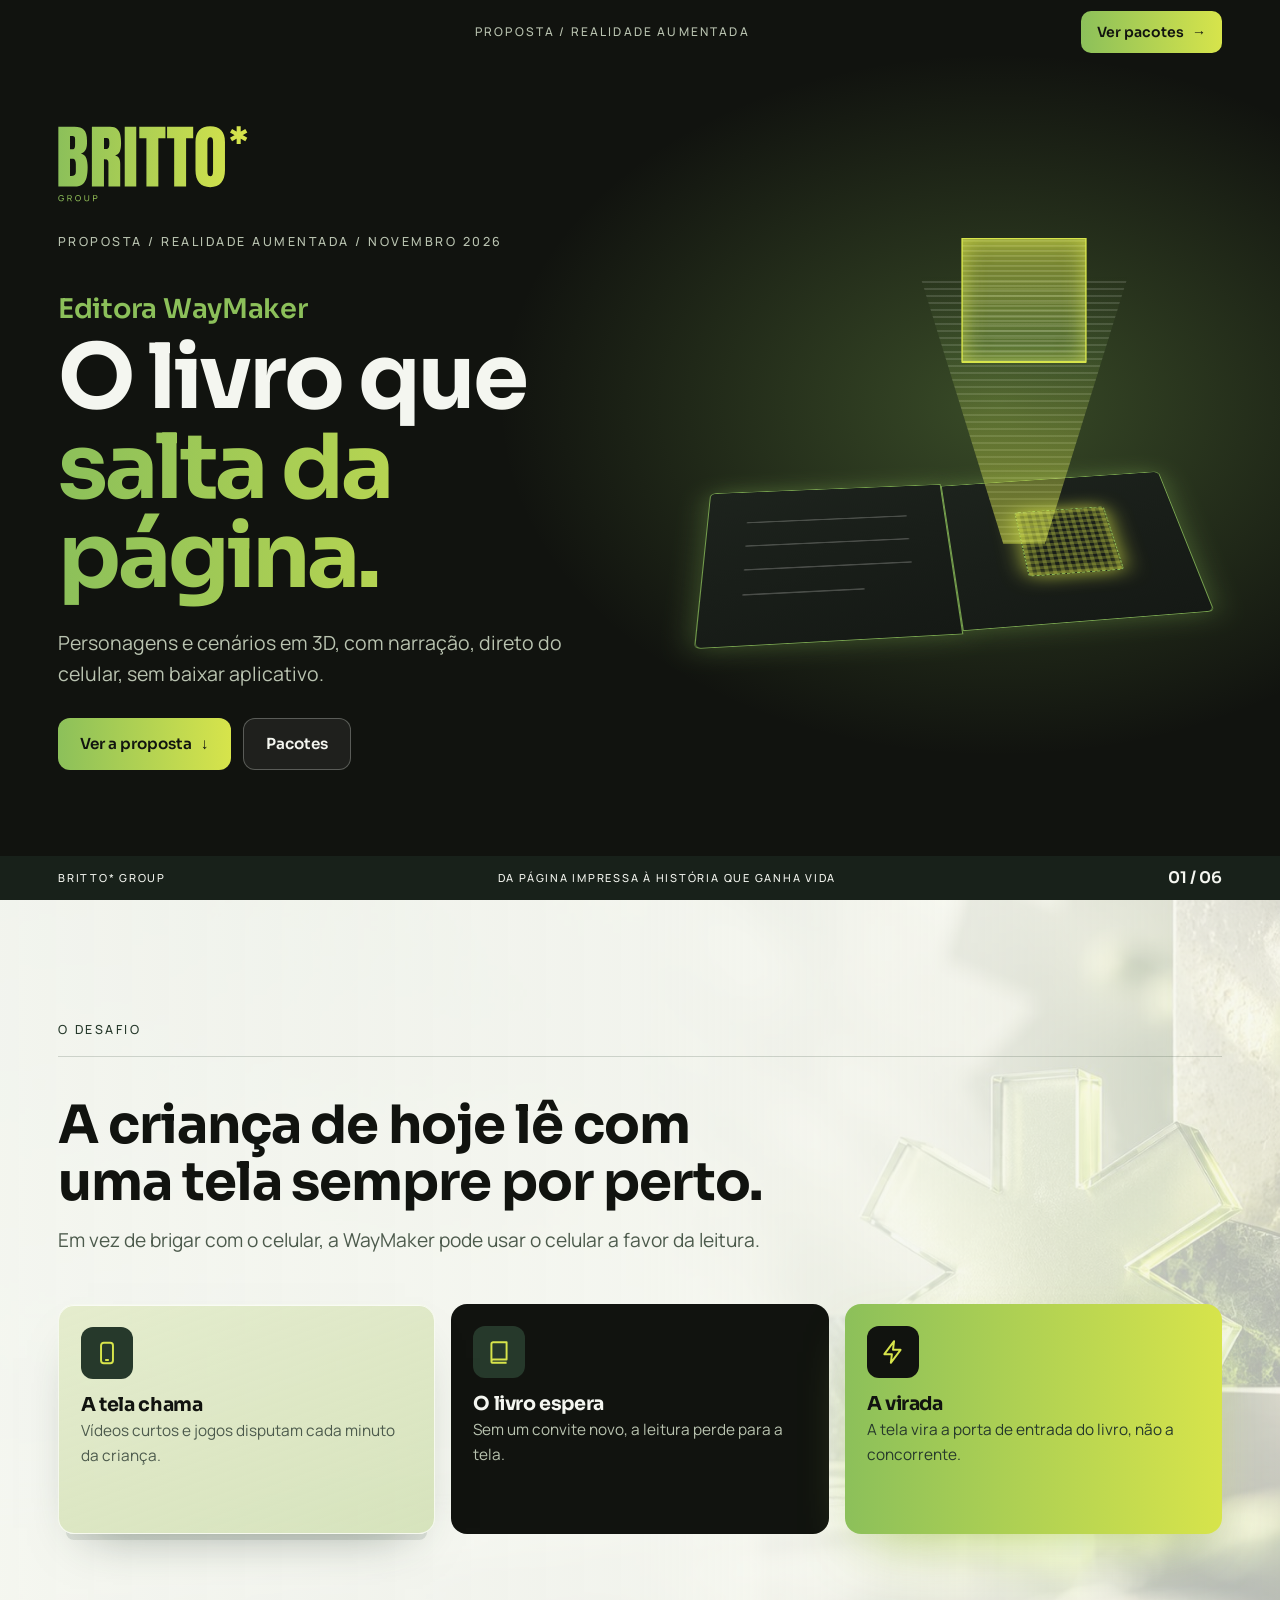
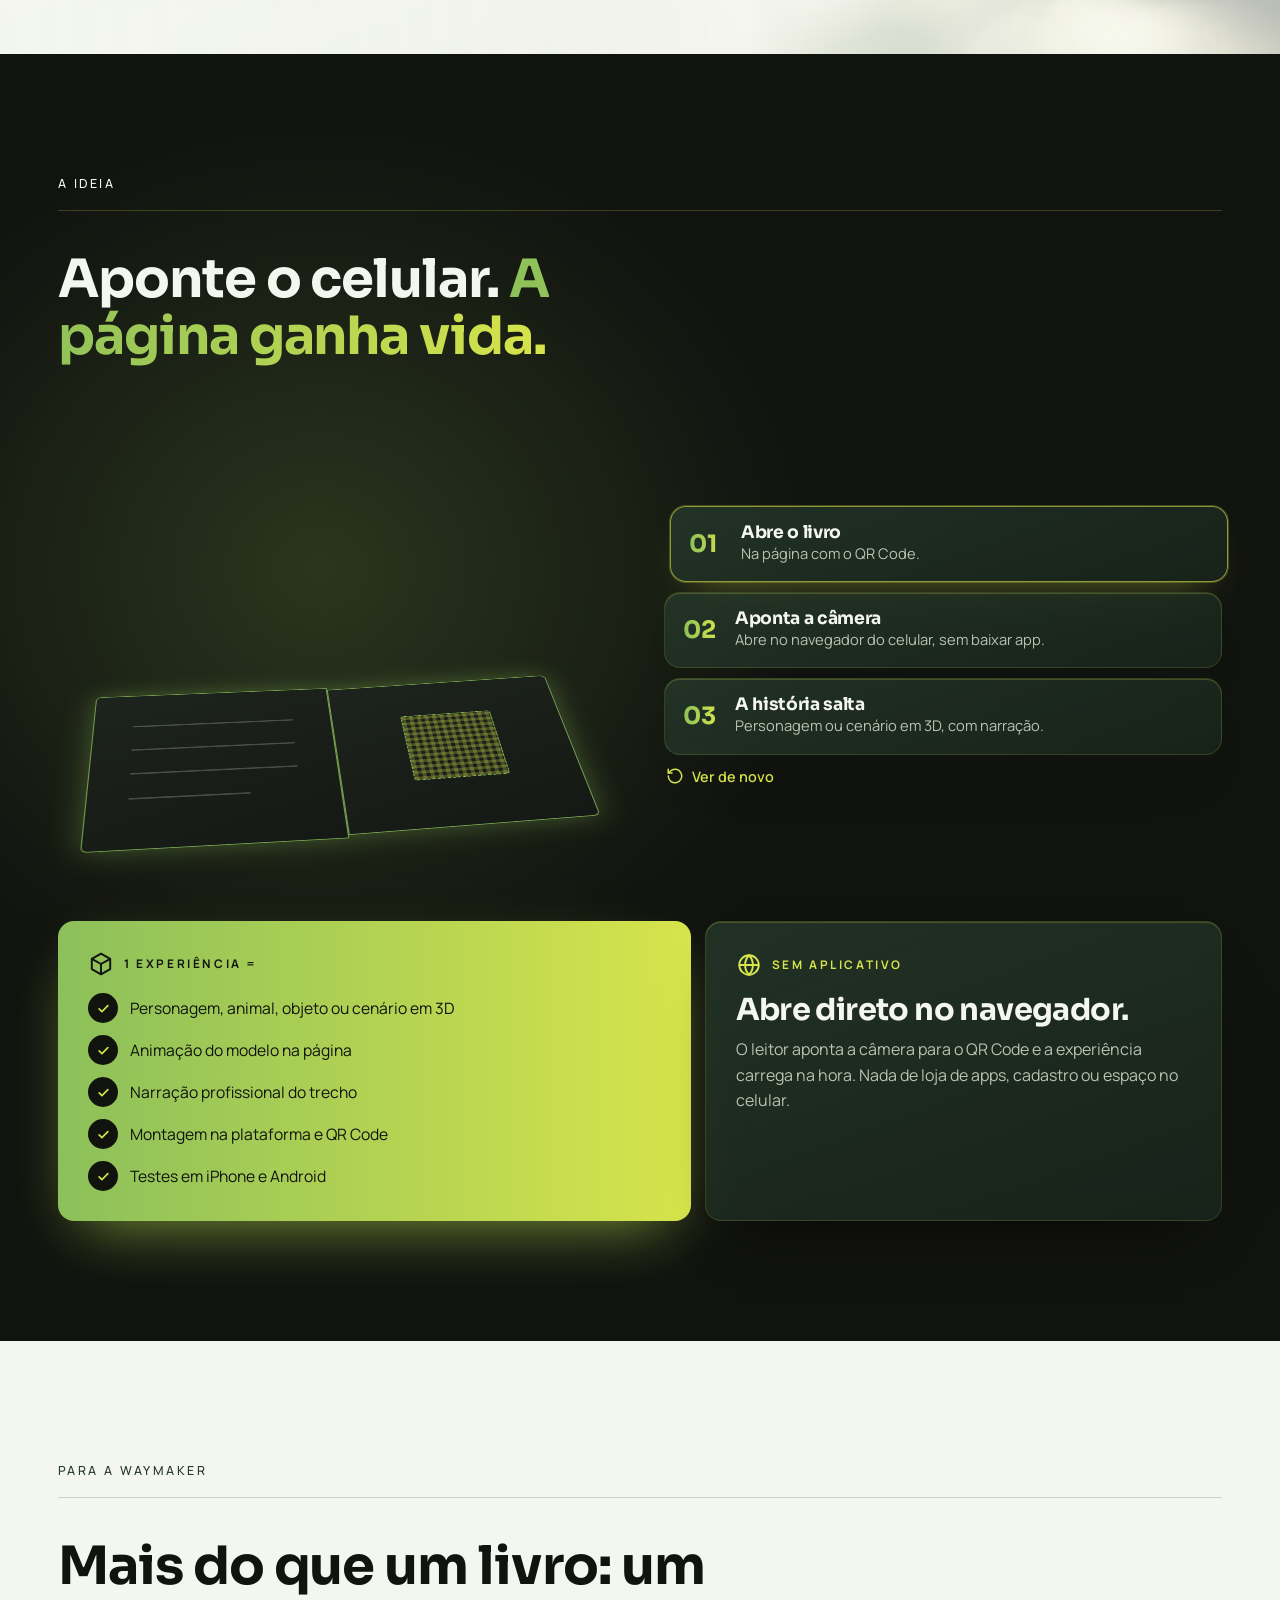
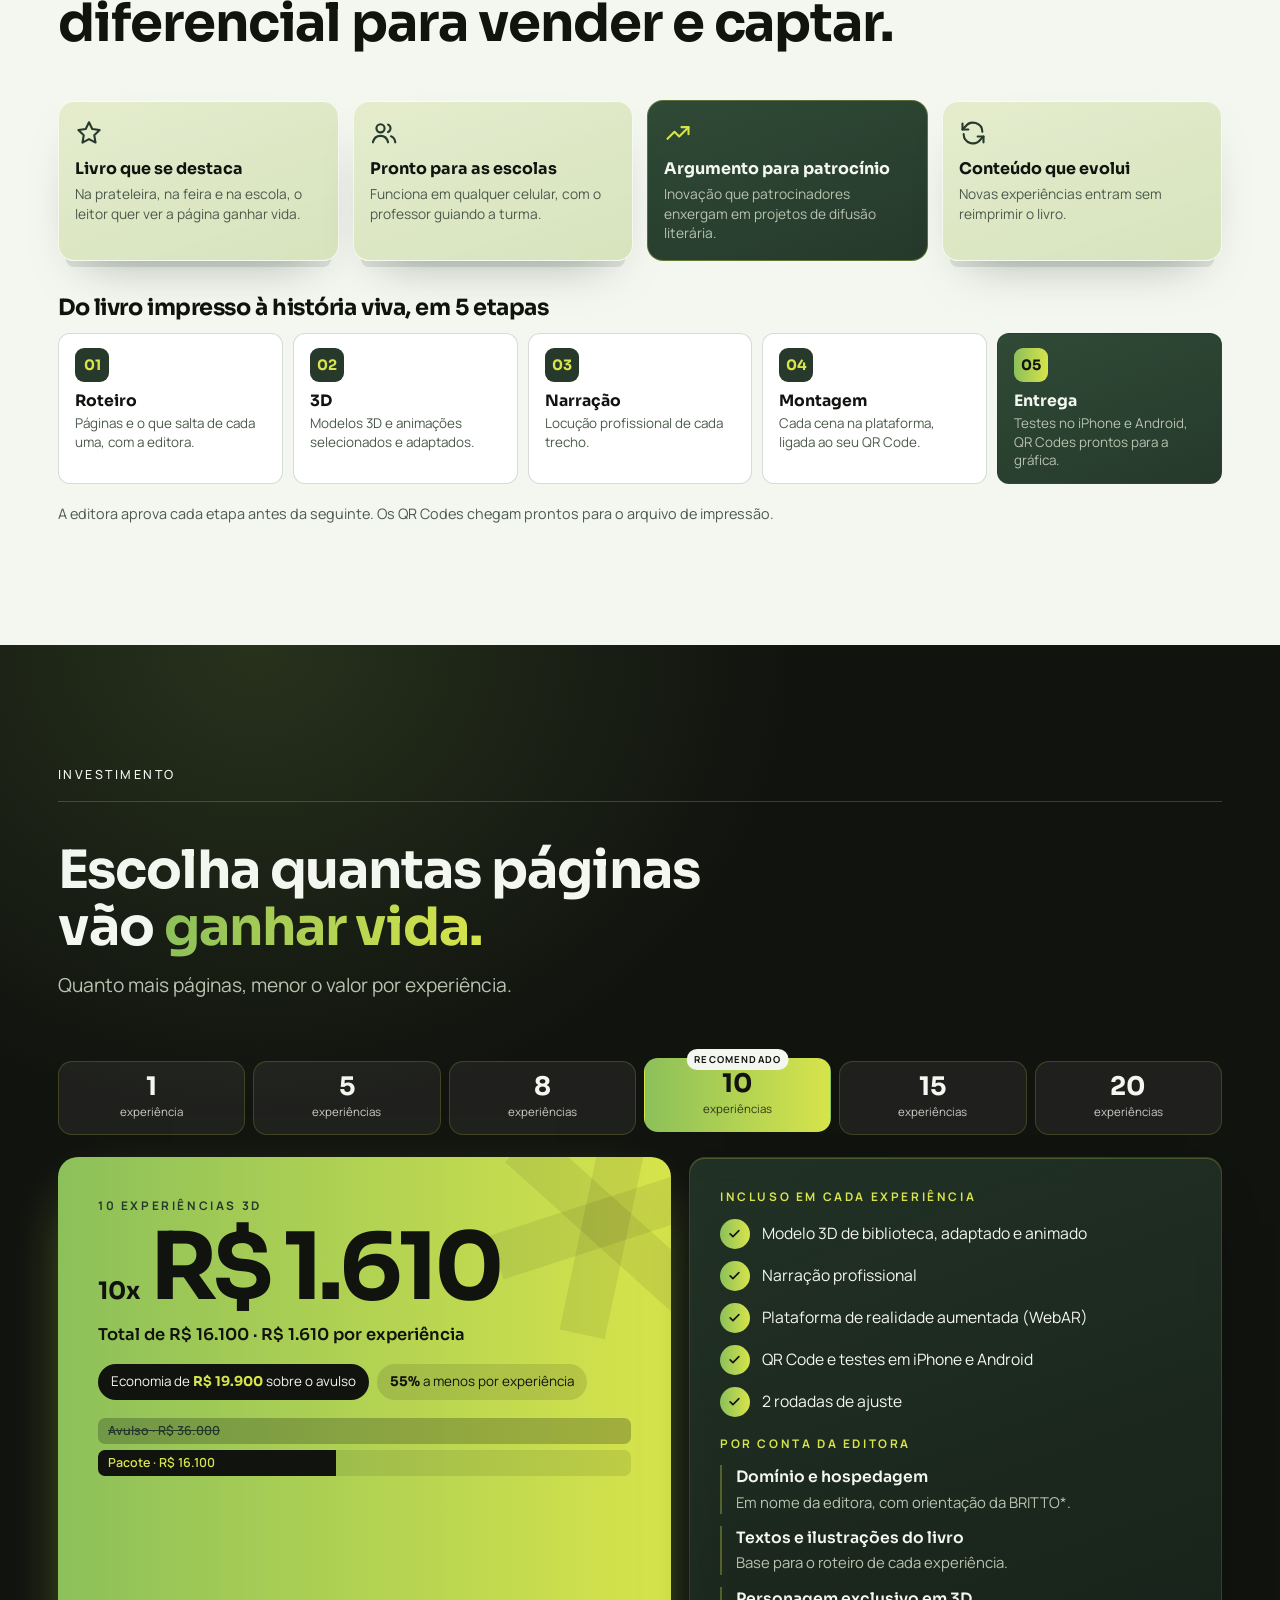
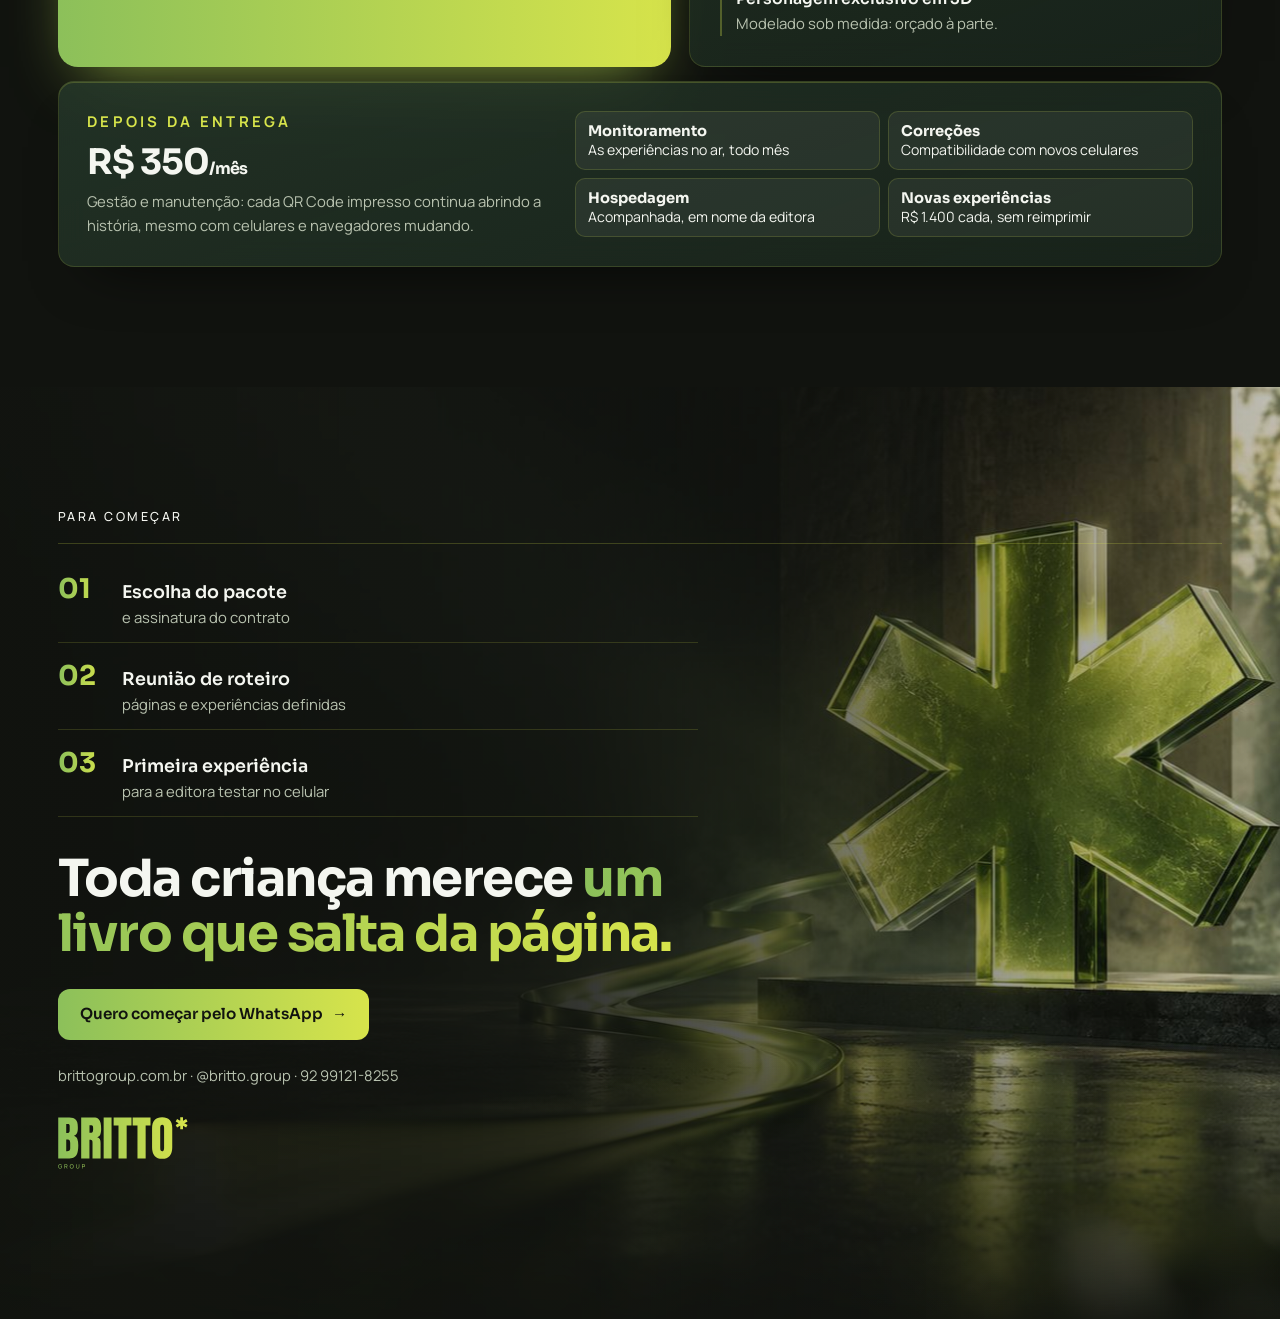
<file: proposta/waymaker/index.html>
<!doctype html>
<html lang="pt-BR">
<head>
<meta charset="utf-8">
<meta name="viewport" content="width=device-width,initial-scale=1,viewport-fit=cover">
<title>Editora WayMaker · Realidade aumentada · BRITTO* GROUP</title>
<meta name="description" content="Proposta de realidade aumentada para a Editora WayMaker: o livro que salta da página, direto do celular, sem baixar aplicativo.">
<meta name="robots" content="noindex,nofollow">
<meta name="theme-color" content="#11130F">
<link rel="icon" href="img/britto-group.svg" type="image/svg+xml">
<link rel="preconnect" href="https://fonts.googleapis.com">
<link rel="preconnect" href="https://fonts.gstatic.com" crossorigin>
<link rel="stylesheet" href="https://fonts.googleapis.com/css2?family=Sora:wght@600;700&family=Manrope:wght@400;500;600&display=swap">
<style>
/* Proposta Editora WayMaker — mesma linguagem das propostas Otorhinus e Dra. Cynthia (Guia de
   Identidade Visual BRITTO* GROUP, vol. 02). Enxuta, em 6 blocos e sem abas, pensada para o
   celular: um livro em CSS que ganha vida, seletor de pacotes e barra fixa com o preço. */
:root{
  --limao:#D7E44B;
  --limao-2:#8CC05A;
  --carvao:#11130F;
  --porcelana:#F4F6F0;
  --profundo:#26392B;
  --nevoa:#E3EBCB;
  --mute-d:#b9c3b0;
  --mute-l:#4c5a4c;
  --line-d:rgba(215,228,75,.22);
  --line-l:rgba(38,57,43,.18);
  --grad:linear-gradient(90deg,var(--limao-2),var(--limao));
  --deep:linear-gradient(160deg,#2f4a36,var(--profundo));
  --f-title:"Sora","Helvetica Neue",Arial,sans-serif;
  --f-text:"Manrope","Helvetica Neue",Arial,system-ui,sans-serif;
  --ease:cubic-bezier(.2,.7,.1,1);
  --r:16px;
}
*{box-sizing:border-box}
html{-webkit-text-size-adjust:100%}
body{margin:0;background:var(--carvao);color:var(--porcelana);font-family:var(--f-text);font-size:1rem;line-height:1.6;-webkit-font-smoothing:antialiased;overflow-x:hidden;-webkit-tap-highlight-color:transparent}
a{color:inherit}
p{margin:0}
h1,h2,h3{margin:0;font-family:var(--f-title);font-weight:700;letter-spacing:-.02em;line-height:1.08;text-wrap:balance}
button{font:inherit;color:inherit}
:focus-visible{outline:2px solid var(--limao);outline-offset:3px;border-radius:6px}
::selection{background:var(--limao);color:var(--carvao)}

.wrap{max-width:1200px;margin-inline:auto;padding-inline:max(18px,env(safe-area-inset-left,0px))}
section{position:relative;padding-block:clamp(64px,10vw,120px);overflow:hidden}
.dark{background:var(--carvao);color:var(--porcelana)}
.light{background:var(--porcelana);color:var(--carvao)}
.photo{position:absolute;inset:0;z-index:0;pointer-events:none}
.photo img{width:100%;height:100%;object-fit:cover;object-position:right center;display:block;transform:scale(1.08) translate3d(0,var(--py,0px),0);will-change:transform}
.photo::after{content:"";position:absolute;inset:0}
.dark .photo::after{background:linear-gradient(90deg,rgba(17,19,15,.97) 0%,rgba(17,19,15,.86) 45%,rgba(17,19,15,.4) 80%,rgba(17,19,15,.25) 100%),linear-gradient(0deg,rgba(17,19,15,.9),transparent 30%)}
.light .photo::after{background:linear-gradient(90deg,rgba(244,246,240,.97) 0%,rgba(244,246,240,.9) 50%,rgba(244,246,240,.55) 100%)}
.photo.soft img{opacity:.6}
@media (max-width:860px){
  .dark .photo::after{background:linear-gradient(0deg,rgba(17,19,15,.97) 35%,rgba(17,19,15,.65) 75%,rgba(17,19,15,.5))}
  .light .photo::after{background:rgba(244,246,240,.9)}
}
.in-front{position:relative;z-index:1}

.head{margin-bottom:clamp(26px,4vw,48px)}
.kicker{font-weight:500;font-size:.78rem;letter-spacing:.2em;text-transform:uppercase;padding-bottom:16px;border-bottom:1px solid var(--line-d)}
.light .kicker{border-color:var(--line-l);color:var(--profundo)}
.title{font-size:clamp(1.85rem,4.6vw,3.3rem);margin-top:clamp(20px,3.5vw,40px);max-width:22ch}
.lede{margin-top:14px;font-size:clamp(1.02rem,1.6vw,1.2rem);color:var(--mute-d);max-width:62ch}
.light .lede{color:var(--mute-l)}
.lime{background:var(--grad);-webkit-background-clip:text;background-clip:text;color:transparent}
.note{margin-top:18px;font-size:.9rem;color:var(--mute-d)}
.light .note{color:var(--mute-l)}

.glass{position:relative;border-radius:var(--r);background:linear-gradient(160deg,rgba(38,57,43,.8),rgba(28,43,32,.64));border:1px solid rgba(215,228,75,.14);box-shadow:inset 0 1px 0 rgba(215,228,75,.22),0 30px 60px -36px rgba(0,0,0,.8);-webkit-backdrop-filter:blur(14px);backdrop-filter:blur(14px)}
.glass-l{position:relative;border-radius:var(--r);background:linear-gradient(160deg,rgba(227,235,203,.94),rgba(207,222,176,.8));border:1px solid rgba(255,255,255,.7);box-shadow:inset 0 1px 0 rgba(255,255,255,.8),0 14px 0 -8px rgba(38,57,43,.12),0 24px 50px -30px rgba(38,57,43,.5);color:var(--carvao)}
.solid-lime{background:var(--grad);color:var(--carvao);border:0;border-radius:var(--r);box-shadow:0 24px 60px -24px rgba(170,205,75,.75)}
.deep{background:var(--deep);color:var(--porcelana);border:1px solid rgba(215,228,75,.3);border-radius:var(--r)}

[data-reveal]{opacity:0;transform:translateY(24px);transition:opacity .8s var(--ease),transform .8s var(--ease);transition-delay:calc(var(--d,0) * 90ms)}
[data-reveal].in{opacity:1;transform:none}
.logo-svg{display:block;height:auto}

.checks{list-style:none;margin:0;padding:0;display:flex;flex-direction:column;gap:12px}
.checks li{display:flex;gap:12px;align-items:center;font-size:.98rem;line-height:1.35}
.ck{flex:none;width:30px;height:30px;border-radius:50%;background:var(--grad);color:var(--carvao);display:grid;place-items:center}
.ck svg{width:15px;height:15px}
.k{font-size:.74rem;font-weight:700;letter-spacing:.22em;text-transform:uppercase}

/* ---------- topo, rodapé e barra do celular ---------- */
.top{position:fixed;inset:0 0 auto;z-index:50;padding-top:env(safe-area-inset-top,0px);transition:background .35s,border-color .35s;border-bottom:1px solid transparent}
.top.solid{background:rgba(17,19,15,.92);-webkit-backdrop-filter:blur(14px);backdrop-filter:blur(14px);border-color:rgba(215,228,75,.12)}
.top .wrap{display:flex;align-items:center;justify-content:space-between;gap:16px;height:64px}
.top .logo-svg{width:86px;opacity:0;transition:opacity .4s}
.top.solid .logo-svg{opacity:1}
.top-mid{font-size:.75rem;font-weight:500;letter-spacing:.18em;text-transform:uppercase;color:var(--mute-d);display:none}
@media (min-width:820px){.top-mid{display:block}}
.btn{display:inline-flex;align-items:center;justify-content:center;gap:.6em;border:0;background:var(--grad);color:var(--carvao);text-decoration:none;font-family:var(--f-title);font-weight:600;font-size:.95rem;min-height:50px;padding:13px 22px;border-radius:12px;cursor:pointer;transition:transform .3s var(--ease),box-shadow .3s,filter .3s}
.btn:hover{transform:translateY(-2px);box-shadow:0 12px 34px -10px rgba(215,228,75,.65);filter:brightness(1.04)}
.btn:active{transform:scale(.98)}
.btn.sm{min-height:42px;padding:9px 16px;font-size:.875rem;border-radius:10px}
.btn.ghost{background:rgba(244,246,240,.06);color:var(--porcelana);border:1px solid rgba(244,246,240,.28)}
.btn.ghost:hover{background:rgba(244,246,240,.12);box-shadow:none}
.btn .arr{transition:transform .3s var(--ease)}
.btn:hover .arr{transform:translateX(4px)}
@media (max-width:760px){.top .btn.sm{display:none}}
.btns{display:flex;flex-wrap:wrap;gap:12px;margin-top:28px}
@media (max-width:520px){.btns .btn{flex:1 1 100%}}

.foot{position:fixed;left:0;right:0;bottom:0;z-index:40;transition:background .4s,color .4s;-webkit-backdrop-filter:blur(12px);backdrop-filter:blur(12px)}
.foot.on-dark{background:rgba(26,36,28,.9);color:var(--porcelana)}
.foot.on-light{background:rgba(228,233,220,.92);color:var(--carvao)}
.foot .wrap{height:44px;display:flex;align-items:center;justify-content:space-between;gap:16px;font-size:.6875rem;font-weight:500;letter-spacing:.16em;text-transform:uppercase}
.foot-bar,.mbar-bar{position:absolute;left:0;top:0;height:2px;width:calc(var(--p,0) * 100%);background:var(--grad)}
.foot-n{font-family:var(--f-title);font-weight:600;font-size:1rem;letter-spacing:0}
@media (max-width:760px){.foot{display:none}}
.mbar{display:none}
@media (max-width:760px){
  .mbar{display:flex;position:fixed;left:0;right:0;bottom:0;z-index:45;align-items:center;justify-content:space-between;gap:12px;padding:12px 18px calc(12px + env(safe-area-inset-bottom,0px));background:rgba(17,19,15,.94);-webkit-backdrop-filter:blur(14px);backdrop-filter:blur(14px);border-top:1px solid rgba(215,228,75,.14);transform:translateY(110%);transition:transform .45s var(--ease)}
  .mbar.show{transform:none}
  .mbar small{display:block;font-size:.7rem;letter-spacing:.14em;text-transform:uppercase;color:var(--mute-d)}
  .mbar b{font-family:var(--f-title);font-size:1.1rem;font-weight:700}
  .mbar .btn{min-height:48px;padding:10px 18px}
}

/* ---------- o livro que ganha vida (CSS) ---------- */
.book-stage{position:relative;width:100%;max-width:520px;aspect-ratio:1/.92;margin-inline:auto;perspective:1100px;cursor:pointer;--hx:64%}
/* livro: começa fechado (só a capa à vista), a capa gira na lombada e a página direita fica com o QR Code */
.book{position:absolute;left:4%;right:4%;bottom:6%;height:44%;transform-style:preserve-3d;transform:rotateX(52deg) rotateZ(-6deg) translateX(-30%);transition:transform 1.2s var(--ease)}
.book-stage.open .book{transform:rotateX(52deg) rotateZ(-6deg) translateX(0)}
.page{position:absolute;top:0;bottom:0;width:50%;background:linear-gradient(160deg,#1d231d,#151915);border:1.5px solid rgba(140,192,90,.8);box-shadow:0 0 30px rgba(140,192,90,.35)}
.page.r{left:50%;border-radius:0 6px 6px 0}
.qr{position:absolute;left:30%;top:24%;width:40%;aspect-ratio:1;border:1.5px dashed var(--limao-2);border-radius:4px;background:repeating-linear-gradient(90deg,rgba(215,228,75,.25) 0 4px,transparent 4px 8px),repeating-linear-gradient(0deg,rgba(215,228,75,.25) 0 4px,transparent 4px 8px);transition:box-shadow .5s}
.ring{position:absolute;left:50%;top:44%;width:70%;aspect-ratio:1;border-radius:50%;border:2px solid var(--limao);transform:translate(-50%,-50%) scale(.2);opacity:0}
.book-stage.live .qr{box-shadow:0 0 24px rgba(215,228,75,.8),inset 0 0 14px rgba(215,228,75,.6)}
.book-stage.live .ring{animation:ring 1.8s ease-out infinite}
@keyframes ring{0%{transform:translate(-50%,-50%) scale(.2);opacity:.9}100%{transform:translate(-50%,-50%) scale(1.3);opacity:0}}
.cover{position:absolute;top:-1.5%;bottom:-1.5%;left:50%;width:51%;transform-origin:left center;transform-style:preserve-3d;transform:rotateY(0);transition:transform 1.5s cubic-bezier(.55,.05,.25,1)}
.book-stage.open .cover{transform:rotateY(-178deg)}
.cover > div{position:absolute;inset:0;backface-visibility:hidden;-webkit-backface-visibility:hidden}
.cover .front{border-radius:0 8px 8px 0;background:linear-gradient(150deg,#2f4a36,#1a2a1f);border:2px solid var(--limao-2);box-shadow:0 0 34px rgba(140,192,90,.45);display:flex;flex-direction:column;align-items:center;justify-content:center;gap:6%}
.cover .front svg{width:22%;aspect-ratio:1;fill:var(--limao)}
.cover .front b{font-family:var(--f-title);font-size:clamp(.7rem,2vw,1rem);letter-spacing:.14em;text-transform:uppercase;color:var(--limao)}
.cover .front::after{content:"";position:absolute;left:6%;top:6%;bottom:6%;width:3px;border-radius:2px;background:rgba(215,228,75,.35)}
.cover .back{transform:rotateY(180deg);border-radius:6px 0 0 6px;background:linear-gradient(160deg,#1d231d,#151915);border:1.5px solid rgba(140,192,90,.8);box-shadow:0 0 30px rgba(140,192,90,.35)}
.cover .back i{position:absolute;left:16%;right:16%;height:2px;background:rgba(244,246,240,.22);border-radius:2px}
.cover .back i:nth-child(1){top:22%}.cover .back i:nth-child(2){top:38%}.cover .back i:nth-child(3){top:54%}.cover .back i:nth-child(4){top:70%;right:36%}
/* projeção holográfica */
.beam{position:absolute;left:var(--hx);bottom:30%;width:40%;height:56%;transform:translateX(-50%) scaleY(0);transform-origin:bottom center;clip-path:polygon(40% 100%,60% 100%,100% 0,0 0);background:linear-gradient(0deg,rgba(215,228,75,.55),rgba(140,192,90,.12) 70%,transparent),repeating-linear-gradient(0deg,rgba(244,246,240,.14) 0 2px,transparent 2px 7px);background-size:100% 100%,100% 14px;opacity:0;transition:transform .8s var(--ease) .1s,opacity .5s .1s;animation:scanlines 1.2s linear infinite}
@keyframes scanlines{to{background-position:0 0,0 -14px}}
.book-stage.live .beam{transform:translateX(-50%) scaleY(1);opacity:1}
.sparks{position:absolute;left:var(--hx);bottom:32%;width:30%;height:50%;transform:translateX(-50%);pointer-events:none}
.sparks i{position:absolute;bottom:0;width:4px;height:4px;border-radius:50%;background:var(--limao);box-shadow:0 0 8px var(--limao);opacity:0}
.sparks i:nth-child(1){left:20%}.sparks i:nth-child(2){left:45%}.sparks i:nth-child(3){left:70%}.sparks i:nth-child(4){left:32%}.sparks i:nth-child(5){left:58%}.sparks i:nth-child(6){left:84%}
.book-stage.live .sparks i{animation:rise 2.4s ease-in infinite}
.book-stage.live .sparks i:nth-child(2){animation-delay:.4s}.book-stage.live .sparks i:nth-child(3){animation-delay:.8s}.book-stage.live .sparks i:nth-child(4){animation-delay:1.2s}.book-stage.live .sparks i:nth-child(5){animation-delay:1.6s}.book-stage.live .sparks i:nth-child(6){animation-delay:2s}
@keyframes rise{0%{transform:translateY(0);opacity:0}15%{opacity:1}100%{transform:translateY(-220%);opacity:0}}
.cube-wrap{position:absolute;left:var(--hx);top:6%;width:24%;aspect-ratio:1;transform:translate(-50%,90%) scale(.15);opacity:0;transition:transform 1.1s cubic-bezier(.2,1.4,.35,1) .45s,opacity .5s .45s}
.book-stage.live .cube-wrap{transform:translate(-50%,0) scale(1);opacity:1;animation:holo 3.2s ease-in-out 1.6s infinite}
@keyframes holo{0%,46%,100%{filter:drop-shadow(0 0 14px rgba(215,228,75,.7));opacity:1}48%{filter:drop-shadow(0 0 22px rgba(215,228,75,1)) brightness(1.5);opacity:.6}50%{opacity:1}52%{opacity:.75}54%{opacity:1}}
.cube{position:absolute;inset:0;transform-style:preserve-3d;animation:spin 7s linear infinite}
.cube i{position:absolute;inset:0;border:1.5px solid var(--limao);background:linear-gradient(180deg,rgba(215,228,75,.32),rgba(140,192,90,.12)),repeating-linear-gradient(0deg,rgba(244,246,240,.18) 0 1px,transparent 1px 5px);box-shadow:inset 0 0 22px rgba(215,228,75,.4)}
.cube i:nth-child(1){transform:translateZ(calc(var(--cs) / 2))}
.cube i:nth-child(2){transform:rotateY(180deg) translateZ(calc(var(--cs) / 2))}
.cube i:nth-child(3){transform:rotateY(90deg) translateZ(calc(var(--cs) / 2))}
.cube i:nth-child(4){transform:rotateY(-90deg) translateZ(calc(var(--cs) / 2))}
.cube i:nth-child(5){transform:rotateX(90deg) translateZ(calc(var(--cs) / 2))}
.cube i:nth-child(6){transform:rotateX(-90deg) translateZ(calc(var(--cs) / 2))}
@keyframes spin{from{transform:rotateX(-18deg) rotateY(0)}to{transform:rotateX(-18deg) rotateY(360deg)}}
.wave{position:absolute;left:50%;top:0;transform:translateX(-50%);display:flex;gap:4px;align-items:flex-end;height:22px;opacity:0;transition:opacity .4s 1s}
.wave i{width:4px;border-radius:2px;background:var(--limao);animation:bar 1s ease-in-out infinite}
.wave i:nth-child(2){animation-delay:-.2s}.wave i:nth-child(3){animation-delay:-.4s}.wave i:nth-child(4){animation-delay:-.6s}.wave i:nth-child(5){animation-delay:-.8s}
@keyframes bar{0%,100%{height:5px}50%{height:20px}}
.book-stage.live .wave{opacity:1}
.phone{position:absolute;right:2%;bottom:8%;width:28%;aspect-ratio:9/18;border-radius:18px;border:2px solid rgba(244,246,240,.6);background:rgba(17,19,15,.35);-webkit-backdrop-filter:blur(2px);backdrop-filter:blur(2px);transform:translate(40%,30%) rotate(10deg);opacity:0;transition:transform .7s var(--ease),opacity .5s}
.phone::before{content:"";position:absolute;left:12%;right:12%;top:30%;height:2px;background:var(--limao);box-shadow:0 0 12px var(--limao);animation:scan 1.4s ease-in-out infinite}
@keyframes scan{0%,100%{top:22%}50%{top:72%}}
.book-stage.scan .phone{transform:translate(0,0) rotate(-6deg);opacity:1}
.book-stage.live .phone{opacity:0;transform:translate(40%,30%) rotate(10deg)}

/* ---------- 01. abertura ---------- */
.hero{min-height:100svh;display:flex;align-items:center;padding-block:96px 100px;background:radial-gradient(60% 60% at 78% 45%,rgba(140,192,90,.32),transparent 65%),var(--carvao)}
.hero > .wrap{width:100%}
.hero-grid{display:grid;gap:24px;align-items:center}
@media (min-width:900px){.hero-grid{grid-template-columns:1.05fr .95fr}}
.hero .logo-svg{width:clamp(120px,16vw,190px)}
.edition{margin-top:clamp(18px,3vw,30px);font-size:.78rem;font-weight:500;letter-spacing:.2em;text-transform:uppercase;color:var(--mute-d)}
.hero h1{margin-top:clamp(22px,4vw,44px);font-size:clamp(2.7rem,7vw,5.6rem);letter-spacing:-.035em;line-height:1}
.hero h1 small{display:block;font-size:clamp(1.15rem,2.4vw,1.7rem);font-weight:600;color:var(--limao-2);letter-spacing:-.01em;margin-bottom:10px}
.hero h1 .lime{display:block;padding-bottom:.06em}
.hero .sub{margin-top:20px;font-size:clamp(1.02rem,1.7vw,1.22rem);color:var(--mute-d);max-width:44ch}
@media (max-width:899px){.hero .book-stage{max-width:340px;order:-1;margin-top:8px}}

/* ---------- 02. o desafio ---------- */
.tri{display:grid;gap:12px}
@media (min-width:860px){.tri{grid-template-columns:repeat(3,1fr);gap:16px}}
.tc{display:flex;gap:16px;align-items:flex-start;padding:22px}
@media (min-width:860px){.tc{flex-direction:column;min-height:230px}}
.tc .ti{flex:none;width:52px;height:52px;border-radius:12px;background:var(--profundo);color:var(--limao);display:grid;place-items:center}
.tc .ti svg{width:26px;height:26px}
.tc h3{font-size:1.2rem}
.tc p{margin-top:4px;color:var(--mute-l);font-size:.96rem}
.tc.dk{background:var(--carvao);color:var(--porcelana);border-radius:var(--r)}
.tc.dk p{color:var(--mute-d)}
.tc.solid-lime .ti{background:var(--carvao)}
.tc.solid-lime p{color:var(--profundo)}

/* ---------- 03. como funciona ---------- */
.how{display:grid;gap:26px;align-items:center}
@media (min-width:900px){.how{grid-template-columns:1fr 1fr;gap:48px}}
.steps3{list-style:none;margin:0;padding:0;display:flex;flex-direction:column;gap:10px}
.steps3 li{display:flex;gap:16px;align-items:center;padding:16px 18px;transition:background .4s,border-color .4s,transform .4s var(--ease)}
.steps3 b{flex:none;font-family:var(--f-title);font-size:1.5rem;background:var(--grad);-webkit-background-clip:text;background-clip:text;color:transparent;min-width:2ch}
.steps3 h3{font-size:1.08rem}
.steps3 p{font-size:.92rem;color:var(--mute-d)}
.steps3 li.on{border-color:rgba(215,228,75,.6);transform:translateX(6px);box-shadow:0 0 0 1px rgba(215,228,75,.25),0 18px 40px -24px rgba(215,228,75,.6)}
.replay{margin-top:14px;all:unset;cursor:pointer;display:inline-flex;align-items:center;gap:8px;font-weight:600;font-size:.9rem;color:var(--limao);padding:10px 2px}
.exp{display:grid;gap:14px;margin-top:30px}
@media (min-width:900px){.exp{grid-template-columns:1.1fr .9fr}}
.exp .box{padding:clamp(22px,3vw,30px)}
.exp .box .k{display:flex;align-items:center;gap:10px;margin-bottom:16px}
.exp .box .k svg{width:26px;height:26px}
.exp .solid-lime .ck{background:var(--carvao);color:var(--limao)}
.exp .glass h3{font-size:clamp(1.4rem,3vw,1.9rem);margin:6px 0 10px}
.exp .glass p{color:var(--mute-d)}
.exp .glass .k{color:var(--limao)}

/* ---------- 04. para a WayMaker ---------- */
.g4{display:grid;grid-template-columns:1fr 1fr;gap:10px}
@media (min-width:900px){.g4{grid-template-columns:repeat(4,1fr);gap:14px}}
.mini{padding:18px 16px;display:flex;flex-direction:column;gap:6px}
.mini svg{width:28px;height:28px;color:var(--profundo);margin-bottom:6px}
.mini b{font-family:var(--f-title);font-size:1rem;line-height:1.2}
.mini span{font-size:.86rem;color:var(--mute-l);line-height:1.4}
.mini.deep svg{color:var(--limao)}
.mini.deep span{color:var(--mute-d)}
.flow{margin-top:34px}
.flow h3{font-size:clamp(1.15rem,2vw,1.4rem);margin-bottom:14px}
.five{list-style:none;margin:0;padding:0;display:grid;grid-template-columns:1fr;gap:8px}
@media (min-width:760px){.five{grid-template-columns:repeat(5,1fr);gap:10px}}
.five li{position:relative;display:flex;gap:12px;align-items:center;padding:14px 16px;border-radius:12px;background:#fff;border:1px solid var(--line-l)}
@media (min-width:760px){.five li{flex-direction:column;align-items:flex-start;gap:6px}}
.five b{flex:none;width:34px;height:34px;border-radius:9px;background:var(--profundo);color:var(--limao);display:grid;place-items:center;font-family:var(--f-title);font-size:.9rem}
.five strong{font-family:var(--f-title);font-size:.98rem}
.five span{display:block;font-size:.84rem;color:var(--mute-l);line-height:1.35}
.five li:last-child{background:var(--deep);color:var(--porcelana);border-color:transparent}
.five li:last-child b{background:var(--grad);color:var(--carvao)}
.five li:last-child span{color:var(--mute-d)}

/* ---------- 05. investimento ---------- */
.pk{display:flex;gap:8px;overflow-x:auto;scrollbar-width:none;margin:0 -18px 16px;padding:12px 18px 6px}
.pk::-webkit-scrollbar{display:none}
.pk button{all:unset;box-sizing:border-box;cursor:pointer;position:relative;flex:1 0 74px;text-align:center;padding:12px 8px;border-radius:14px;background:rgba(244,246,240,.06);border:1px solid rgba(215,228,75,.18);transition:background .3s,color .3s,transform .3s var(--ease)}
.pk button b{display:block;font-family:var(--f-title);font-size:1.6rem;line-height:1}
.pk button small{display:block;font-size:.72rem;opacity:.8;margin-top:4px}
.pk button[aria-pressed="true"]{background:var(--grad);color:var(--carvao);border-color:transparent;transform:translateY(-3px)}
.pk button em{position:absolute;top:-10px;left:50%;transform:translateX(-50%);white-space:nowrap;font-style:normal;font-size:.6rem;font-weight:700;letter-spacing:.12em;text-transform:uppercase;background:var(--porcelana);color:var(--carvao);border-radius:999px;padding:3px 8px}
.inv{display:grid;gap:14px}
@media (min-width:960px){.inv{grid-template-columns:1.15fr 1fr;gap:18px}}
.price{position:relative;overflow:hidden;padding:clamp(24px,4vw,40px);border-radius:20px}
.price .ast-bg{position:absolute;right:-50px;top:-50px;width:230px;height:230px;color:rgba(17,19,15,.08);transform:rotate(12deg)}
.price > *{position:relative}
.price .k{color:var(--profundo)}
.price .now{margin-top:10px;font-family:var(--f-title);display:flex;align-items:baseline;flex-wrap:wrap;gap:4px 10px}
.price .now small{font-size:1.5rem;font-weight:700}
.price .now strong{font-size:clamp(3rem,11vw,5.8rem);font-weight:700;letter-spacing:-.05em;line-height:.9}
.price .tot{margin-top:12px;font-family:var(--f-title);font-weight:600;font-size:1.02rem}
.chips{display:flex;flex-wrap:wrap;gap:8px;margin-top:16px}
.chips span{background:var(--carvao);color:var(--porcelana);border-radius:999px;padding:7px 13px;font-size:.84rem}
.chips b{color:var(--limao);font-family:var(--f-title)}
.chips span.alt{background:rgba(17,19,15,.12);color:var(--carvao)}
.chips span.alt b{color:var(--carvao)}
.bar2{margin-top:18px;display:flex;flex-direction:column;gap:6px}
.bar2 div{height:26px;border-radius:7px;background:rgba(17,19,15,.1);overflow:hidden}
.bar2 i{display:flex;align-items:center;height:100%;padding-left:10px;font-style:normal;font-size:.78rem;font-weight:600;white-space:nowrap;transition:width .8s var(--ease)}
.bar2 .av i{width:100%;background:rgba(17,19,15,.16);text-decoration:line-through;color:var(--profundo)}
.bar2 .pa i{background:var(--carvao);color:var(--limao)}
.side{padding:clamp(22px,3.5vw,30px);display:flex;flex-direction:column;gap:18px}
.side .k{color:var(--limao);margin-bottom:12px}
.side .split2{display:grid;gap:18px}
.editora li{display:block;font-size:.93rem;color:var(--mute-d);padding-left:14px;border-left:2px solid rgba(215,228,75,.3)}
.editora li b{display:block;color:var(--porcelana);font-family:var(--f-title);font-weight:600;font-size:.98rem}
.editora{list-style:none;margin:0;padding:0;display:flex;flex-direction:column;gap:12px}
.after{margin-top:14px;display:grid;gap:12px;padding:clamp(20px,3vw,28px);align-items:center}
@media (min-width:860px){.after{grid-template-columns:1fr 1.3fr}}
.after strong{display:block;font-family:var(--f-title);font-size:clamp(1.6rem,3.5vw,2.2rem);letter-spacing:-.03em}
.after p{color:var(--mute-d);font-size:.93rem}
.after ul{list-style:none;margin:0;padding:0;display:grid;grid-template-columns:1fr 1fr;gap:8px}
.after li{font-size:.88rem;padding:10px 12px;border-radius:10px;background:rgba(244,246,240,.06);border:1px solid rgba(215,228,75,.16);line-height:1.3}
.after li b{display:block;font-family:var(--f-title);font-size:.92rem}

/* ---------- 06. começar ---------- */
.final{padding-bottom:clamp(110px,13vw,150px)}
.final .photo img{object-position:70% center}
.go{list-style:none;margin:24px 0 0;padding:0;display:flex;flex-direction:column;gap:12px;max-width:640px}
.go li{display:flex;align-items:baseline;gap:18px;padding-bottom:12px;border-bottom:1px solid rgba(215,228,75,.16)}
.go .n{font-family:var(--f-title);font-size:1.7rem;font-weight:700;min-width:2.2ch;background:var(--grad);-webkit-background-clip:text;background-clip:text;color:transparent}
.go b{font-family:var(--f-title);font-size:1.1rem;font-weight:600}
.go span{display:block;color:var(--mute-d);font-size:.93rem}
.closing{margin-top:34px;font-size:clamp(1.7rem,4.6vw,3.2rem);line-height:1.08;letter-spacing:-.03em;max-width:17ch}
.contact{margin-top:24px;font-size:.92rem;color:var(--mute-d)}
.contact a{text-decoration:none}
.contact a:hover{color:var(--limao)}
.final .logo-svg{width:130px;margin-top:30px}

@media (prefers-reduced-motion:reduce){
  *,*::before,*::after{animation:none!important;transition:none!important}
  [data-reveal]{opacity:1;transform:none}
}
</style>
</head>
<body>

<svg width="0" height="0" style="position:absolute" aria-hidden="true">
  <defs>
    <linearGradient id="lime-g" x1="0" x2="1"><stop offset="0" stop-color="#8CC05A"/><stop offset="1" stop-color="#D7E44B"/></linearGradient>
  </defs>
  <symbol id="ast" viewBox="-50 -50 100 100"><rect x="-10" y="-50" width="20" height="100"/><rect x="-10" y="-50" width="20" height="100" transform="rotate(60)"/><rect x="-10" y="-50" width="20" height="100" transform="rotate(120)"/></symbol>
  <symbol id="i-check" viewBox="0 0 24 24"><path d="M5 12.5l4.5 4.5L19 7.5" fill="none" stroke="currentColor" stroke-width="2.6" stroke-linecap="round" stroke-linejoin="round"/></symbol>
  <symbol id="i-phone" viewBox="0 0 24 24"><g fill="none" stroke="currentColor" stroke-width="1.8"><rect x="6.5" y="2.5" width="11" height="19" rx="2.5"/><path d="M11 18.5h2" stroke-linecap="round"/></g></symbol>
  <symbol id="i-book" viewBox="0 0 24 24"><g fill="none" stroke="currentColor" stroke-width="1.8" stroke-linejoin="round"><path d="M5 4.5A1.5 1.5 0 0 1 6.5 3H19v16H6.5A1.5 1.5 0 0 0 5 20.5zM5 20.5A1.5 1.5 0 0 0 6.5 22H19"/></g></symbol>
  <symbol id="i-bolt" viewBox="0 0 24 24"><path d="M13 2L4 14h7l-1 8 9-12h-7z" fill="none" stroke="currentColor" stroke-width="1.8" stroke-linejoin="round"/></symbol>
  <symbol id="i-cube" viewBox="0 0 24 24"><g fill="none" stroke="currentColor" stroke-width="1.8" stroke-linejoin="round"><path d="M12 2.5l8.5 4.8v9.4L12 21.5l-8.5-4.8V7.3z"/><path d="M3.5 7.3L12 12l8.5-4.7M12 12v9.5"/></g></symbol>
  <symbol id="i-globe" viewBox="0 0 24 24"><g fill="none" stroke="currentColor" stroke-width="1.8"><circle cx="12" cy="12" r="9"/><path d="M3 12h18M12 3c2.5 2.6 3.6 5.6 3.6 9s-1.1 6.4-3.6 9c-2.5-2.6-3.6-5.6-3.6-9S9.5 5.6 12 3z"/></g></symbol>
  <symbol id="i-star" viewBox="0 0 24 24"><path d="M12 2.8l2.8 5.8 6.3.9-4.6 4.4 1.1 6.3L12 17.2l-5.6 3 1.1-6.3L2.9 9.5l6.3-.9z" fill="none" stroke="currentColor" stroke-width="1.8" stroke-linejoin="round"/></symbol>
  <symbol id="i-users" viewBox="0 0 24 24"><g fill="none" stroke="currentColor" stroke-width="1.8" stroke-linecap="round"><circle cx="9" cy="8" r="3.5"/><path d="M2.5 20c.8-3.6 3.4-5.5 6.5-5.5s5.7 1.9 6.5 5.5"/><path d="M15.5 4.8a3.5 3.5 0 0 1 0 6.4M18 14.8c2 .7 3.3 2.4 3.7 5.2"/></g></symbol>
  <symbol id="i-trend" viewBox="0 0 24 24"><g fill="none" stroke="currentColor" stroke-width="1.8" stroke-linecap="round" stroke-linejoin="round"><path d="M3 17l6-6 4 4 8-8"/><path d="M15 7h6v6"/></g></symbol>
  <symbol id="i-sync" viewBox="0 0 24 24"><g fill="none" stroke="currentColor" stroke-width="1.8" stroke-linecap="round" stroke-linejoin="round"><path d="M20 11a8 8 0 0 0-14.5-4.5L3 9M4 13a8 8 0 0 0 14.5 4.5L21 15"/><path d="M3 4v5h5M21 20v-5h-5"/></g></symbol>
  <symbol id="i-replay" viewBox="0 0 24 24"><g fill="none" stroke="currentColor" stroke-width="2" stroke-linecap="round" stroke-linejoin="round"><path d="M3 12a9 9 0 1 0 3-6.7L3 8"/><path d="M3 3v5h5"/></g></symbol>
</svg>

<header class="top" id="top">
  <div class="wrap">
    <a href="#inicio" aria-label="BRITTO* GROUP"><svg class="logo-svg" viewBox="109 254 571 228" fill="url(#lime-g)"><path d="M 110 436.1 L 110 256.6 L 158.6 256.6 C 171.7 256.6 181.2 259.8 187.2 266.2 C 193.1 272.5 196.1 283 196.1 297.6 L 196.1 305.5 C 196.1 313.9 194.6 320.8 191.5 326 C 188.5 331.2 183.9 334.7 177.7 336.3 C 185.8 338.3 191.2 343.1 194 350.6 C 196.7 358.1 198.1 367.3 198.1 378.1 C 198.1 389.7 197 399.9 194.9 408.6 C 192.7 417.3 188.7 424.1 183 428.9 C 177.3 433.7 169.2 436.1 158.6 436.1 Z M 145.1 324.2 L 152.4 324.2 C 155.8 324.2 157.9 323 158.9 320.4 C 159.8 317.8 160.3 314.7 160.3 311.1 L 160.3 293 C 160.3 287.3 157.7 284.4 152.6 284.4 L 145.1 284.4 Z M 148.7 404.5 C 158 404.5 162.6 400.1 162.6 391.3 L 162.6 368.8 C 162.6 363.7 161.9 359.7 160.3 356.7 C 158.8 353.8 155.9 352.3 151.7 352.3 L 145.1 352.3 L 145.1 404.3 C 146.6 404.4 147.8 404.5 148.7 404.5 Z M 210.8 436.1 L 210.8 256.6 L 265.8 256.6 C 275 256.6 282 258.7 286.6 262.9 C 291.3 267.1 294.5 272.9 296.1 280.4 C 297.7 288 298.5 296.8 298.5 306.9 C 298.5 316.7 297.2 324.5 294.8 330.4 C 292.3 336.2 287.6 340.3 280.7 342.5 C 286.4 343.7 290.3 346.5 292.6 350.9 C 294.9 355.4 296 361.1 296 368.2 L 296 436.1 L 260.6 436.1 L 260.6 365.9 C 260.6 360.6 259.6 357.4 257.4 356.1 C 255.3 354.9 251.8 354.2 247.1 354.2 L 247.1 436.1 Z M 247.3 323.1 L 255.9 323.1 C 260.9 323.1 263.4 317.7 263.4 306.9 C 263.4 299.9 262.8 295.3 261.8 293.1 C 260.7 291 258.6 289.9 255.6 289.9 L 247.3 289.9 Z M 309.5 436.1 L 309.5 256.6 L 344.2 256.6 L 344.2 436.1 Z M 374.7 436.1 L 374.7 291.1 L 353.3 291.1 L 353.3 256.6 L 431.9 256.6 L 431.9 291.1 L 410.6 291.1 L 410.6 436.1 Z M 458.1 436.1 L 458.1 291.1 L 436.8 291.1 L 436.8 256.6 L 515.3 256.6 L 515.3 291.1 L 494 291.1 L 494 436.1 Z M 566.5 437.8 C 552.2 437.8 541.2 433.4 533.6 424.8 C 526 416.1 522.2 403.6 522.2 387.2 L 522.2 301.9 C 522.2 286.6 526 274.9 533.5 266.9 C 541 259 552 255 566.5 255 C 581 255 592 259 599.5 266.9 C 607 274.9 610.8 286.6 610.8 301.9 L 610.8 387.2 C 610.8 403.6 607 416.1 599.4 424.8 C 591.8 433.4 580.9 437.8 566.5 437.8 Z M 566.8 404.7 C 572.3 404.7 575 399.5 575 388.9 L 575 301.3 C 575 292.5 572.3 288 567 288 C 561 288 558 292.6 558 301.6 L 558 389.1 C 558 394.7 558.7 398.7 560.1 401.1 C 561.4 403.5 563.7 404.7 566.8 404.7 Z M 645.9 255 L 658.1 255 L 658.1 308 L 645.9 308 Z M 671.9 263 L 678 273.6 L 632.1 300.1 L 625.9 289.5 Z M 678 289.5 L 671.9 300.1 L 625.9 273.6 L 632.1 263 Z M 118.4 480.4 C 117.1 480.4 116 480.2 115 479.7 C 113.9 479.3 113.1 478.7 112.3 477.9 C 111.6 477 111 476 110.6 474.9 C 110.2 473.7 110 472.4 110 470.9 C 110 469 110.3 467.3 111 465.9 C 111.7 464.5 112.7 463.4 114 462.6 C 115.2 461.8 116.7 461.4 118.4 461.4 C 120.4 461.4 122.1 461.9 123.3 462.9 C 124.6 463.8 125.4 465.1 125.9 466.8 L 123.6 467.2 C 123.2 466.1 122.6 465.2 121.8 464.6 C 120.9 463.9 119.8 463.6 118.5 463.6 C 117.1 463.6 116 463.9 115.1 464.5 C 114.2 465.1 113.5 466 113.1 467.1 C 112.6 468.2 112.4 469.5 112.4 470.9 C 112.4 472.4 112.6 473.6 113.1 474.7 C 113.5 475.8 114.2 476.7 115.1 477.3 C 116 477.9 117.1 478.2 118.5 478.2 C 119.7 478.3 120.7 478 121.5 477.6 C 122.3 477.1 122.9 476.5 123.3 475.6 C 123.8 474.7 124 473.7 124.1 472.5 L 120.2 472.5 L 120.2 470.6 L 126.5 470.6 C 126.5 470.8 126.5 471 126.5 471.2 C 126.5 471.5 126.5 471.6 126.5 471.7 C 126.5 473.4 126.2 474.9 125.6 476.2 C 125 477.5 124.1 478.5 122.9 479.3 C 121.7 480 120.2 480.4 118.4 480.4 Z M 137.2 480 L 137.2 461.8 L 144.4 461.8 C 144.6 461.8 144.8 461.8 145.1 461.8 C 145.3 461.8 145.5 461.9 145.8 461.9 C 146.8 462.1 147.6 462.4 148.3 462.9 C 148.9 463.4 149.4 464.1 149.8 464.9 C 150.1 465.7 150.3 466.6 150.3 467.6 C 150.3 469 149.9 470.2 149.2 471.2 C 148.4 472.2 147.4 472.9 145.9 473.2 L 145.1 473.3 L 139.5 473.3 L 139.5 480 Z M 148.1 480 L 144.5 472.6 L 146.7 471.9 L 150.6 480 Z M 139.5 471.2 L 144.4 471.2 C 144.5 471.2 144.7 471.1 144.9 471.1 C 145.1 471.1 145.3 471.1 145.5 471 C 146.1 470.9 146.5 470.7 146.9 470.3 C 147.3 469.9 147.5 469.5 147.7 469 C 147.9 468.6 148 468.1 148 467.6 C 148 467 147.9 466.5 147.7 466.1 C 147.5 465.6 147.3 465.2 146.9 464.8 C 146.5 464.4 146.1 464.2 145.5 464.1 C 145.3 464 145.1 464 144.9 464 C 144.7 463.9 144.5 463.9 144.4 463.9 L 139.5 463.9 Z M 169.1 480.4 C 167.3 480.4 165.7 480 164.5 479.2 C 163.2 478.4 162.2 477.3 161.6 475.9 C 160.9 474.4 160.6 472.8 160.6 470.9 C 160.6 469 160.9 467.4 161.6 466 C 162.2 464.5 163.2 463.4 164.5 462.6 C 165.7 461.8 167.3 461.4 169.1 461.4 C 170.9 461.4 172.4 461.8 173.7 462.6 C 175 463.4 175.9 464.5 176.6 466 C 177.2 467.4 177.6 469 177.6 470.9 C 177.6 472.8 177.2 474.4 176.6 475.9 C 175.9 477.3 175 478.4 173.7 479.2 C 172.4 480 170.9 480.4 169.1 480.4 Z M 169.1 478.2 C 170.4 478.3 171.6 477.9 172.5 477.3 C 173.4 476.7 174.1 475.8 174.5 474.7 C 175 473.6 175.2 472.4 175.2 470.9 C 175.2 469.5 175 468.2 174.5 467.1 C 174.1 466 173.4 465.1 172.5 464.5 C 171.6 463.9 170.4 463.6 169.1 463.6 C 167.7 463.6 166.6 463.9 165.7 464.5 C 164.8 465.1 164.1 466 163.7 467.1 C 163.2 468.2 163 469.5 163 470.9 C 163 472.4 163.2 473.6 163.6 474.7 C 164.1 475.8 164.8 476.7 165.7 477.3 C 166.6 477.9 167.7 478.2 169.1 478.2 Z M 195.4 480.4 C 194 480.4 192.8 480.1 191.7 479.5 C 190.6 478.9 189.8 478.1 189.2 477.1 C 188.6 476 188.3 474.8 188.3 473.4 L 188.3 461.8 L 190.5 461.8 L 190.5 473.2 C 190.5 474.1 190.7 474.8 191 475.4 C 191.3 476.1 191.7 476.6 192.1 477 C 192.6 477.4 193.1 477.8 193.7 478 C 194.3 478.2 194.9 478.3 195.4 478.3 C 196 478.3 196.6 478.2 197.2 478 C 197.8 477.7 198.3 477.4 198.8 477 C 199.3 476.6 199.6 476.1 199.9 475.4 C 200.2 474.8 200.4 474 200.4 473.2 L 200.4 461.8 L 202.6 461.8 L 202.6 473.4 C 202.6 474.8 202.3 476 201.7 477.1 C 201.1 478.1 200.3 478.9 199.2 479.5 C 198.1 480.1 196.9 480.4 195.4 480.4 Z M 214.3 480 L 214.3 461.8 L 221.5 461.8 C 221.7 461.8 221.9 461.8 222.2 461.8 C 222.4 461.8 222.6 461.9 222.9 461.9 C 223.9 462.1 224.7 462.4 225.4 462.9 C 226 463.4 226.5 464.1 226.9 464.9 C 227.2 465.7 227.4 466.6 227.4 467.6 C 227.4 468.5 227.2 469.4 226.9 470.2 C 226.5 471 226 471.6 225.3 472.2 C 224.7 472.7 223.8 473 222.9 473.2 C 222.6 473.2 222.4 473.2 222.2 473.3 C 221.9 473.3 221.7 473.3 221.5 473.3 L 216.6 473.3 L 216.6 480 Z M 216.6 471.2 L 221.5 471.2 C 221.6 471.2 221.8 471.1 222 471.1 C 222.2 471.1 222.4 471.1 222.6 471 C 223.2 470.9 223.6 470.7 224 470.3 C 224.4 469.9 224.6 469.5 224.8 469 C 225 468.6 225.1 468.1 225.1 467.6 C 225.1 467 225 466.5 224.8 466.1 C 224.6 465.6 224.4 465.2 224 464.8 C 223.6 464.4 223.2 464.2 222.6 464.1 C 222.4 464 222.2 464 222 464 C 221.8 463.9 221.6 463.9 221.5 463.9 L 216.6 463.9 Z M 216.6 471.2"/></svg></a>
    <span class="top-mid">Proposta / Realidade aumentada</span>
    <a class="btn sm" href="#investimento">Ver pacotes <span class="arr">→</span></a>
  </div>
</header>

<div class="foot on-dark" id="foot" aria-hidden="true">
  <i class="foot-bar"></i>
  <div class="wrap">
    <span>BRITTO* GROUP</span>
    <span>Da página impressa à história que ganha vida</span>
    <span class="foot-n" id="footN">01 / 06</span>
  </div>
</div>

<div class="mbar" id="mbar">
  <i class="mbar-bar"></i>
  <div><small id="mbarK">10 experiências 3D</small><b id="mbarP">10x R$ 1.610</b></div>
  <a class="btn" id="mbarBtn" href="#" target="_blank" rel="noopener">Quero esse</a>
</div>

<main>

<!-- 01 · ABERTURA -->
<section class="hero" id="inicio" data-theme="dark">
  <div class="wrap">
    <div class="hero-grid">
      <div>
        <svg class="logo-svg" viewBox="109 254 571 228" fill="url(#lime-g)" role="img" aria-label="BRITTO* GROUP" data-reveal><path d="M 110 436.1 L 110 256.6 L 158.6 256.6 C 171.7 256.6 181.2 259.8 187.2 266.2 C 193.1 272.5 196.1 283 196.1 297.6 L 196.1 305.5 C 196.1 313.9 194.6 320.8 191.5 326 C 188.5 331.2 183.9 334.7 177.7 336.3 C 185.8 338.3 191.2 343.1 194 350.6 C 196.7 358.1 198.1 367.3 198.1 378.1 C 198.1 389.7 197 399.9 194.9 408.6 C 192.7 417.3 188.7 424.1 183 428.9 C 177.3 433.7 169.2 436.1 158.6 436.1 Z M 145.1 324.2 L 152.4 324.2 C 155.8 324.2 157.9 323 158.9 320.4 C 159.8 317.8 160.3 314.7 160.3 311.1 L 160.3 293 C 160.3 287.3 157.7 284.4 152.6 284.4 L 145.1 284.4 Z M 148.7 404.5 C 158 404.5 162.6 400.1 162.6 391.3 L 162.6 368.8 C 162.6 363.7 161.9 359.7 160.3 356.7 C 158.8 353.8 155.9 352.3 151.7 352.3 L 145.1 352.3 L 145.1 404.3 C 146.6 404.4 147.8 404.5 148.7 404.5 Z M 210.8 436.1 L 210.8 256.6 L 265.8 256.6 C 275 256.6 282 258.7 286.6 262.9 C 291.3 267.1 294.5 272.9 296.1 280.4 C 297.7 288 298.5 296.8 298.5 306.9 C 298.5 316.7 297.2 324.5 294.8 330.4 C 292.3 336.2 287.6 340.3 280.7 342.5 C 286.4 343.7 290.3 346.5 292.6 350.9 C 294.9 355.4 296 361.1 296 368.2 L 296 436.1 L 260.6 436.1 L 260.6 365.9 C 260.6 360.6 259.6 357.4 257.4 356.1 C 255.3 354.9 251.8 354.2 247.1 354.2 L 247.1 436.1 Z M 247.3 323.1 L 255.9 323.1 C 260.9 323.1 263.4 317.7 263.4 306.9 C 263.4 299.9 262.8 295.3 261.8 293.1 C 260.7 291 258.6 289.9 255.6 289.9 L 247.3 289.9 Z M 309.5 436.1 L 309.5 256.6 L 344.2 256.6 L 344.2 436.1 Z M 374.7 436.1 L 374.7 291.1 L 353.3 291.1 L 353.3 256.6 L 431.9 256.6 L 431.9 291.1 L 410.6 291.1 L 410.6 436.1 Z M 458.1 436.1 L 458.1 291.1 L 436.8 291.1 L 436.8 256.6 L 515.3 256.6 L 515.3 291.1 L 494 291.1 L 494 436.1 Z M 566.5 437.8 C 552.2 437.8 541.2 433.4 533.6 424.8 C 526 416.1 522.2 403.6 522.2 387.2 L 522.2 301.9 C 522.2 286.6 526 274.9 533.5 266.9 C 541 259 552 255 566.5 255 C 581 255 592 259 599.5 266.9 C 607 274.9 610.8 286.6 610.8 301.9 L 610.8 387.2 C 610.8 403.6 607 416.1 599.4 424.8 C 591.8 433.4 580.9 437.8 566.5 437.8 Z M 566.8 404.7 C 572.3 404.7 575 399.5 575 388.9 L 575 301.3 C 575 292.5 572.3 288 567 288 C 561 288 558 292.6 558 301.6 L 558 389.1 C 558 394.7 558.7 398.7 560.1 401.1 C 561.4 403.5 563.7 404.7 566.8 404.7 Z M 645.9 255 L 658.1 255 L 658.1 308 L 645.9 308 Z M 671.9 263 L 678 273.6 L 632.1 300.1 L 625.9 289.5 Z M 678 289.5 L 671.9 300.1 L 625.9 273.6 L 632.1 263 Z M 118.4 480.4 C 117.1 480.4 116 480.2 115 479.7 C 113.9 479.3 113.1 478.7 112.3 477.9 C 111.6 477 111 476 110.6 474.9 C 110.2 473.7 110 472.4 110 470.9 C 110 469 110.3 467.3 111 465.9 C 111.7 464.5 112.7 463.4 114 462.6 C 115.2 461.8 116.7 461.4 118.4 461.4 C 120.4 461.4 122.1 461.9 123.3 462.9 C 124.6 463.8 125.4 465.1 125.9 466.8 L 123.6 467.2 C 123.2 466.1 122.6 465.2 121.8 464.6 C 120.9 463.9 119.8 463.6 118.5 463.6 C 117.1 463.6 116 463.9 115.1 464.5 C 114.2 465.1 113.5 466 113.1 467.1 C 112.6 468.2 112.4 469.5 112.4 470.9 C 112.4 472.4 112.6 473.6 113.1 474.7 C 113.5 475.8 114.2 476.7 115.1 477.3 C 116 477.9 117.1 478.2 118.5 478.2 C 119.7 478.3 120.7 478 121.5 477.6 C 122.3 477.1 122.9 476.5 123.3 475.6 C 123.8 474.7 124 473.7 124.1 472.5 L 120.2 472.5 L 120.2 470.6 L 126.5 470.6 C 126.5 470.8 126.5 471 126.5 471.2 C 126.5 471.5 126.5 471.6 126.5 471.7 C 126.5 473.4 126.2 474.9 125.6 476.2 C 125 477.5 124.1 478.5 122.9 479.3 C 121.7 480 120.2 480.4 118.4 480.4 Z M 137.2 480 L 137.2 461.8 L 144.4 461.8 C 144.6 461.8 144.8 461.8 145.1 461.8 C 145.3 461.8 145.5 461.9 145.8 461.9 C 146.8 462.1 147.6 462.4 148.3 462.9 C 148.9 463.4 149.4 464.1 149.8 464.9 C 150.1 465.7 150.3 466.6 150.3 467.6 C 150.3 469 149.9 470.2 149.2 471.2 C 148.4 472.2 147.4 472.9 145.9 473.2 L 145.1 473.3 L 139.5 473.3 L 139.5 480 Z M 148.1 480 L 144.5 472.6 L 146.7 471.9 L 150.6 480 Z M 139.5 471.2 L 144.4 471.2 C 144.5 471.2 144.7 471.1 144.9 471.1 C 145.1 471.1 145.3 471.1 145.5 471 C 146.1 470.9 146.5 470.7 146.9 470.3 C 147.3 469.9 147.5 469.5 147.7 469 C 147.9 468.6 148 468.1 148 467.6 C 148 467 147.9 466.5 147.7 466.1 C 147.5 465.6 147.3 465.2 146.9 464.8 C 146.5 464.4 146.1 464.2 145.5 464.1 C 145.3 464 145.1 464 144.9 464 C 144.7 463.9 144.5 463.9 144.4 463.9 L 139.5 463.9 Z M 169.1 480.4 C 167.3 480.4 165.7 480 164.5 479.2 C 163.2 478.4 162.2 477.3 161.6 475.9 C 160.9 474.4 160.6 472.8 160.6 470.9 C 160.6 469 160.9 467.4 161.6 466 C 162.2 464.5 163.2 463.4 164.5 462.6 C 165.7 461.8 167.3 461.4 169.1 461.4 C 170.9 461.4 172.4 461.8 173.7 462.6 C 175 463.4 175.9 464.5 176.6 466 C 177.2 467.4 177.6 469 177.6 470.9 C 177.6 472.8 177.2 474.4 176.6 475.9 C 175.9 477.3 175 478.4 173.7 479.2 C 172.4 480 170.9 480.4 169.1 480.4 Z M 169.1 478.2 C 170.4 478.3 171.6 477.9 172.5 477.3 C 173.4 476.7 174.1 475.8 174.5 474.7 C 175 473.6 175.2 472.4 175.2 470.9 C 175.2 469.5 175 468.2 174.5 467.1 C 174.1 466 173.4 465.1 172.5 464.5 C 171.6 463.9 170.4 463.6 169.1 463.6 C 167.7 463.6 166.6 463.9 165.7 464.5 C 164.8 465.1 164.1 466 163.7 467.1 C 163.2 468.2 163 469.5 163 470.9 C 163 472.4 163.2 473.6 163.6 474.7 C 164.1 475.8 164.8 476.7 165.7 477.3 C 166.6 477.9 167.7 478.2 169.1 478.2 Z M 195.4 480.4 C 194 480.4 192.8 480.1 191.7 479.5 C 190.6 478.9 189.8 478.1 189.2 477.1 C 188.6 476 188.3 474.8 188.3 473.4 L 188.3 461.8 L 190.5 461.8 L 190.5 473.2 C 190.5 474.1 190.7 474.8 191 475.4 C 191.3 476.1 191.7 476.6 192.1 477 C 192.6 477.4 193.1 477.8 193.7 478 C 194.3 478.2 194.9 478.3 195.4 478.3 C 196 478.3 196.6 478.2 197.2 478 C 197.8 477.7 198.3 477.4 198.8 477 C 199.3 476.6 199.6 476.1 199.9 475.4 C 200.2 474.8 200.4 474 200.4 473.2 L 200.4 461.8 L 202.6 461.8 L 202.6 473.4 C 202.6 474.8 202.3 476 201.7 477.1 C 201.1 478.1 200.3 478.9 199.2 479.5 C 198.1 480.1 196.9 480.4 195.4 480.4 Z M 214.3 480 L 214.3 461.8 L 221.5 461.8 C 221.7 461.8 221.9 461.8 222.2 461.8 C 222.4 461.8 222.6 461.9 222.9 461.9 C 223.9 462.1 224.7 462.4 225.4 462.9 C 226 463.4 226.5 464.1 226.9 464.9 C 227.2 465.7 227.4 466.6 227.4 467.6 C 227.4 468.5 227.2 469.4 226.9 470.2 C 226.5 471 226 471.6 225.3 472.2 C 224.7 472.7 223.8 473 222.9 473.2 C 222.6 473.2 222.4 473.2 222.2 473.3 C 221.9 473.3 221.7 473.3 221.5 473.3 L 216.6 473.3 L 216.6 480 Z M 216.6 471.2 L 221.5 471.2 C 221.6 471.2 221.8 471.1 222 471.1 C 222.2 471.1 222.4 471.1 222.6 471 C 223.2 470.9 223.6 470.7 224 470.3 C 224.4 469.9 224.6 469.5 224.8 469 C 225 468.6 225.1 468.1 225.1 467.6 C 225.1 467 225 466.5 224.8 466.1 C 224.6 465.6 224.4 465.2 224 464.8 C 223.6 464.4 223.2 464.2 222.6 464.1 C 222.4 464 222.2 464 222 464 C 221.8 463.9 221.6 463.9 221.5 463.9 L 216.6 463.9 Z M 216.6 471.2"/></svg>
        <p class="edition" data-reveal style="--d:1">Proposta / Realidade aumentada / Novembro 2026</p>
        <h1 data-reveal style="--d:2"><small>Editora WayMaker</small>O livro que <span class="lime">salta da página.</span></h1>
        <p class="sub" data-reveal style="--d:3">Personagens e cenários em 3D, com narração, direto do celular, sem baixar aplicativo.</p>
        <div class="btns" data-reveal style="--d:4">
          <a class="btn" href="#desafio">Ver a proposta <span class="arr">↓</span></a>
          <a class="btn ghost" href="#investimento">Pacotes</a>
        </div>
      </div>
      <div class="book-stage" id="heroBook" aria-hidden="true">
        <div class="book"><div class="page r"><span class="qr"></span><span class="ring"></span></div><div class="cover"><div class="front"><svg viewBox="-50 -50 100 100"><rect x="-10" y="-50" width="20" height="100"/><rect x="-10" y="-50" width="20" height="100" transform="rotate(60)"/><rect x="-10" y="-50" width="20" height="100" transform="rotate(120)"/></svg><b>WayMaker</b></div><div class="back"><i></i><i></i><i></i><i></i></div></div></div>
        <div class="beam"></div>
        <div class="sparks"><i></i><i></i><i></i><i></i><i></i><i></i></div>
        <div class="cube-wrap"><div class="wave"><i></i><i></i><i></i><i></i><i></i></div><div class="cube"><i></i><i></i><i></i><i></i><i></i><i></i></div></div>
      </div>
    </div>
  </div>
</section>

<!-- 02 · O DESAFIO -->
<section class="light" id="desafio" data-theme="light">
  <div class="photo soft"><img src="img/claro.jpg" alt="" loading="lazy"></div>
  <div class="wrap in-front">
    <div class="head">
      <p class="kicker" data-reveal>O desafio</p>
      <h2 class="title" data-reveal style="--d:1">A criança de hoje lê com uma tela sempre por perto.</h2>
      <p class="lede" data-reveal style="--d:2">Em vez de brigar com o celular, a WayMaker pode usar o celular a favor da leitura.</p>
    </div>
    <div class="tri">
      <div class="tc glass-l" data-reveal><span class="ti"><svg><use href="#i-phone"/></svg></span><div><h3>A tela chama</h3><p>Vídeos curtos e jogos disputam cada minuto da criança.</p></div></div>
      <div class="tc dk" data-reveal style="--d:1"><span class="ti"><svg><use href="#i-book"/></svg></span><div><h3>O livro espera</h3><p>Sem um convite novo, a leitura perde para a tela.</p></div></div>
      <div class="tc solid-lime" data-reveal style="--d:2"><span class="ti"><svg><use href="#i-bolt"/></svg></span><div><h3>A virada</h3><p>A tela vira a porta de entrada do livro, não a concorrente.</p></div></div>
    </div>
  </div>
</section>

<!-- 03 · COMO FUNCIONA -->
<section class="dark" id="ideia" data-theme="dark" style="background:radial-gradient(55% 50% at 25% 40%,rgba(140,192,90,.2),transparent 70%),var(--carvao)">
  <div class="wrap">
    <div class="head">
      <p class="kicker" data-reveal>A ideia</p>
      <h2 class="title" data-reveal style="--d:1">Aponte o celular. <span class="lime">A página ganha vida.</span></h2>
    </div>
    <div class="how">
      <div class="book-stage" id="demo" aria-hidden="true">
        <div class="book"><div class="page r"><span class="qr"></span><span class="ring"></span></div><div class="cover"><div class="front"><svg viewBox="-50 -50 100 100"><rect x="-10" y="-50" width="20" height="100"/><rect x="-10" y="-50" width="20" height="100" transform="rotate(60)"/><rect x="-10" y="-50" width="20" height="100" transform="rotate(120)"/></svg><b>WayMaker</b></div><div class="back"><i></i><i></i><i></i><i></i></div></div></div>
        <div class="beam"></div>
        <div class="sparks"><i></i><i></i><i></i><i></i><i></i><i></i></div>
        <div class="cube-wrap"><div class="wave"><i></i><i></i><i></i><i></i><i></i></div><div class="cube"><i></i><i></i><i></i><i></i><i></i><i></i></div></div>
        <div class="phone"></div>
      </div>
      <div>
        <ol class="steps3" id="steps3">
          <li class="glass"><b>01</b><div><h3>Abre o livro</h3><p>Na página com o QR Code.</p></div></li>
          <li class="glass"><b>02</b><div><h3>Aponta a câmera</h3><p>Abre no navegador do celular, sem baixar app.</p></div></li>
          <li class="glass"><b>03</b><div><h3>A história salta</h3><p>Personagem ou cenário em 3D, com narração.</p></div></li>
        </ol>
        <button class="replay" type="button" id="replay"><svg width="18" height="18"><use href="#i-replay"/></svg>Ver de novo</button>
      </div>
    </div>
    <div class="exp">
      <div class="box solid-lime" data-reveal>
        <p class="k"><svg><use href="#i-cube"/></svg>1 experiência =</p>
        <ul class="checks">
          <li><span class="ck"><svg><use href="#i-check"/></svg></span>Personagem, animal, objeto ou cenário em 3D</li>
          <li><span class="ck"><svg><use href="#i-check"/></svg></span>Animação do modelo na página</li>
          <li><span class="ck"><svg><use href="#i-check"/></svg></span>Narração profissional do trecho</li>
          <li><span class="ck"><svg><use href="#i-check"/></svg></span>Montagem na plataforma e QR Code</li>
          <li><span class="ck"><svg><use href="#i-check"/></svg></span>Testes em iPhone e Android</li>
        </ul>
      </div>
      <div class="box glass" data-reveal style="--d:1">
        <p class="k"><svg><use href="#i-globe"/></svg>Sem aplicativo</p>
        <h3>Abre direto no navegador.</h3>
        <p>O leitor aponta a câmera para o QR Code e a experiência carrega na hora. Nada de loja de apps, cadastro ou espaço no celular.</p>
      </div>
    </div>
  </div>
</section>

<!-- 04 · PARA A WAYMAKER -->
<section class="light" id="waymaker" data-theme="light">
  <div class="wrap">
    <div class="head">
      <p class="kicker" data-reveal>Para a WayMaker</p>
      <h2 class="title" data-reveal style="--d:1">Mais do que um livro: um diferencial para vender e captar.</h2>
    </div>
    <div class="g4">
      <div class="mini glass-l" data-reveal><svg><use href="#i-star"/></svg><b>Livro que se destaca</b><span>Na prateleira, na feira e na escola, o leitor quer ver a página ganhar vida.</span></div>
      <div class="mini glass-l" data-reveal style="--d:1"><svg><use href="#i-users"/></svg><b>Pronto para as escolas</b><span>Funciona em qualquer celular, com o professor guiando a turma.</span></div>
      <div class="mini deep" data-reveal style="--d:2"><svg><use href="#i-trend"/></svg><b>Argumento para patrocínio</b><span>Inovação que patrocinadores enxergam em projetos de difusão literária.</span></div>
      <div class="mini glass-l" data-reveal style="--d:3"><svg><use href="#i-sync"/></svg><b>Conteúdo que evolui</b><span>Novas experiências entram sem reimprimir o livro.</span></div>
    </div>
    <div class="flow" data-reveal>
      <h3>Do livro impresso à história viva, em 5 etapas</h3>
      <ol class="five">
        <li><b>01</b><div><strong>Roteiro</strong><span>Páginas e o que salta de cada uma, com a editora.</span></div></li>
        <li><b>02</b><div><strong>3D</strong><span>Modelos 3D e animações selecionados e adaptados.</span></div></li>
        <li><b>03</b><div><strong>Narração</strong><span>Locução profissional de cada trecho.</span></div></li>
        <li><b>04</b><div><strong>Montagem</strong><span>Cada cena na plataforma, ligada ao seu QR Code.</span></div></li>
        <li><b>05</b><div><strong>Entrega</strong><span>Testes no iPhone e Android, QR Codes prontos para a gráfica.</span></div></li>
      </ol>
      <p class="note">A editora aprova cada etapa antes da seguinte. Os QR Codes chegam prontos para o arquivo de impressão.</p>
    </div>
  </div>
</section>

<!-- 05 · INVESTIMENTO -->
<section class="dark" id="investimento" data-theme="dark" style="background:radial-gradient(60% 50% at 20% 0%,rgba(140,192,90,.18),transparent 70%),var(--carvao)">
  <div class="wrap">
    <div class="head">
      <p class="kicker" data-reveal>Investimento</p>
      <h2 class="title" data-reveal style="--d:1">Escolha quantas páginas vão <span class="lime">ganhar vida.</span></h2>
      <p class="lede" data-reveal style="--d:2">Quanto mais páginas, menor o valor por experiência.</p>
    </div>
    <div class="pk" id="pk" role="group" aria-label="Pacotes" data-reveal></div>
    <div class="inv">
      <div class="price solid-lime" data-reveal>
        <svg class="ast-bg" fill="currentColor"><use href="#ast"/></svg>
        <p class="k" id="pkK">10 experiências 3D</p>
        <p class="now"><small>10x</small><strong>R$ <span id="pkP">1.610</span></strong></p>
        <p class="tot" id="pkT">Total de R$ 16.100 · R$ 1.610 por experiência</p>
        <div class="chips" id="pkC"></div>
        <div class="bar2" aria-hidden="true">
          <div class="av"><i id="barA">Avulso · R$ 36.000</i></div>
          <div class="pa"><i id="barP" style="width:45%">Pacote · R$ 16.100</i></div>
        </div>
      </div>
      <div class="side glass" data-reveal style="--d:1">
        <div>
          <p class="k">Incluso em cada experiência</p>
          <ul class="checks">
            <li><span class="ck"><svg><use href="#i-check"/></svg></span>Modelo 3D de biblioteca, adaptado e animado</li>
            <li><span class="ck"><svg><use href="#i-check"/></svg></span>Narração profissional</li>
            <li><span class="ck"><svg><use href="#i-check"/></svg></span>Plataforma de realidade aumentada (WebAR)</li>
            <li><span class="ck"><svg><use href="#i-check"/></svg></span>QR Code e testes em iPhone e Android</li>
            <li><span class="ck"><svg><use href="#i-check"/></svg></span>2 rodadas de ajuste</li>
          </ul>
        </div>
        <div>
          <p class="k">Por conta da editora</p>
          <ul class="editora">
            <li><b>Domínio e hospedagem</b>Em nome da editora, com orientação da BRITTO*.</li>
            <li><b>Textos e ilustrações do livro</b>Base para o roteiro de cada experiência.</li>
            <li><b>Personagem exclusivo em 3D</b>Modelado sob medida: orçado à parte.</li>
          </ul>
        </div>
      </div>
    </div>
    <div class="after glass" data-reveal>
      <div>
        <p class="k" style="color:var(--limao)">Depois da entrega</p>
        <strong>R$ 350<small style="font-size:1rem">/mês</small></strong>
        <p>Gestão e manutenção: cada QR Code impresso continua abrindo a história, mesmo com celulares e navegadores mudando.</p>
      </div>
      <ul>
        <li><b>Monitoramento</b>As experiências no ar, todo mês</li>
        <li><b>Correções</b>Compatibilidade com novos celulares</li>
        <li><b>Hospedagem</b>Acompanhada, em nome da editora</li>
        <li><b>Novas experiências</b>R$ 1.400 cada, sem reimprimir</li>
      </ul>
    </div>
  </div>
</section>

<!-- 06 · PARA COMEÇAR -->
<section class="dark final" id="comecar" data-theme="dark">
  <div class="photo" data-par><img src="img/bora.jpg" alt="" loading="lazy"></div>
  <div class="wrap in-front">
    <p class="kicker" data-reveal>Para começar</p>
    <ol class="go">
      <li data-reveal><span class="n">01</span><p><b>Escolha do pacote</b><span>e assinatura do contrato</span></p></li>
      <li data-reveal style="--d:1"><span class="n">02</span><p><b>Reunião de roteiro</b><span>páginas e experiências definidas</span></p></li>
      <li data-reveal style="--d:2"><span class="n">03</span><p><b>Primeira experiência</b><span>para a editora testar no celular</span></p></li>
    </ol>
    <h2 class="closing" data-reveal>Toda criança merece <span class="lime">um livro que salta da página.</span></h2>
    <div class="btns" data-reveal>
      <a class="btn" id="approve" href="#" target="_blank" rel="noopener">Quero começar pelo WhatsApp <span class="arr">→</span></a>
    </div>
    <p class="contact" data-reveal><a href="https://www.brittogroup.com.br" target="_blank" rel="noopener">brittogroup.com.br</a> · <a href="https://instagram.com/britto.group" target="_blank" rel="noopener">@britto.group</a> · <a href="https://wa.me/5592991218255" target="_blank" rel="noopener">92 99121-8255</a></p>
    <div><svg class="logo-svg" viewBox="109 254 571 228" fill="url(#lime-g)" role="img" aria-label="BRITTO* GROUP"><path d="M 110 436.1 L 110 256.6 L 158.6 256.6 C 171.7 256.6 181.2 259.8 187.2 266.2 C 193.1 272.5 196.1 283 196.1 297.6 L 196.1 305.5 C 196.1 313.9 194.6 320.8 191.5 326 C 188.5 331.2 183.9 334.7 177.7 336.3 C 185.8 338.3 191.2 343.1 194 350.6 C 196.7 358.1 198.1 367.3 198.1 378.1 C 198.1 389.7 197 399.9 194.9 408.6 C 192.7 417.3 188.7 424.1 183 428.9 C 177.3 433.7 169.2 436.1 158.6 436.1 Z M 145.1 324.2 L 152.4 324.2 C 155.8 324.2 157.9 323 158.9 320.4 C 159.8 317.8 160.3 314.7 160.3 311.1 L 160.3 293 C 160.3 287.3 157.7 284.4 152.6 284.4 L 145.1 284.4 Z M 148.7 404.5 C 158 404.5 162.6 400.1 162.6 391.3 L 162.6 368.8 C 162.6 363.7 161.9 359.7 160.3 356.7 C 158.8 353.8 155.9 352.3 151.7 352.3 L 145.1 352.3 L 145.1 404.3 C 146.6 404.4 147.8 404.5 148.7 404.5 Z M 210.8 436.1 L 210.8 256.6 L 265.8 256.6 C 275 256.6 282 258.7 286.6 262.9 C 291.3 267.1 294.5 272.9 296.1 280.4 C 297.7 288 298.5 296.8 298.5 306.9 C 298.5 316.7 297.2 324.5 294.8 330.4 C 292.3 336.2 287.6 340.3 280.7 342.5 C 286.4 343.7 290.3 346.5 292.6 350.9 C 294.9 355.4 296 361.1 296 368.2 L 296 436.1 L 260.6 436.1 L 260.6 365.9 C 260.6 360.6 259.6 357.4 257.4 356.1 C 255.3 354.9 251.8 354.2 247.1 354.2 L 247.1 436.1 Z M 247.3 323.1 L 255.9 323.1 C 260.9 323.1 263.4 317.7 263.4 306.9 C 263.4 299.9 262.8 295.3 261.8 293.1 C 260.7 291 258.6 289.9 255.6 289.9 L 247.3 289.9 Z M 309.5 436.1 L 309.5 256.6 L 344.2 256.6 L 344.2 436.1 Z M 374.7 436.1 L 374.7 291.1 L 353.3 291.1 L 353.3 256.6 L 431.9 256.6 L 431.9 291.1 L 410.6 291.1 L 410.6 436.1 Z M 458.1 436.1 L 458.1 291.1 L 436.8 291.1 L 436.8 256.6 L 515.3 256.6 L 515.3 291.1 L 494 291.1 L 494 436.1 Z M 566.5 437.8 C 552.2 437.8 541.2 433.4 533.6 424.8 C 526 416.1 522.2 403.6 522.2 387.2 L 522.2 301.9 C 522.2 286.6 526 274.9 533.5 266.9 C 541 259 552 255 566.5 255 C 581 255 592 259 599.5 266.9 C 607 274.9 610.8 286.6 610.8 301.9 L 610.8 387.2 C 610.8 403.6 607 416.1 599.4 424.8 C 591.8 433.4 580.9 437.8 566.5 437.8 Z M 566.8 404.7 C 572.3 404.7 575 399.5 575 388.9 L 575 301.3 C 575 292.5 572.3 288 567 288 C 561 288 558 292.6 558 301.6 L 558 389.1 C 558 394.7 558.7 398.7 560.1 401.1 C 561.4 403.5 563.7 404.7 566.8 404.7 Z M 645.9 255 L 658.1 255 L 658.1 308 L 645.9 308 Z M 671.9 263 L 678 273.6 L 632.1 300.1 L 625.9 289.5 Z M 678 289.5 L 671.9 300.1 L 625.9 273.6 L 632.1 263 Z M 118.4 480.4 C 117.1 480.4 116 480.2 115 479.7 C 113.9 479.3 113.1 478.7 112.3 477.9 C 111.6 477 111 476 110.6 474.9 C 110.2 473.7 110 472.4 110 470.9 C 110 469 110.3 467.3 111 465.9 C 111.7 464.5 112.7 463.4 114 462.6 C 115.2 461.8 116.7 461.4 118.4 461.4 C 120.4 461.4 122.1 461.9 123.3 462.9 C 124.6 463.8 125.4 465.1 125.9 466.8 L 123.6 467.2 C 123.2 466.1 122.6 465.2 121.8 464.6 C 120.9 463.9 119.8 463.6 118.5 463.6 C 117.1 463.6 116 463.9 115.1 464.5 C 114.2 465.1 113.5 466 113.1 467.1 C 112.6 468.2 112.4 469.5 112.4 470.9 C 112.4 472.4 112.6 473.6 113.1 474.7 C 113.5 475.8 114.2 476.7 115.1 477.3 C 116 477.9 117.1 478.2 118.5 478.2 C 119.7 478.3 120.7 478 121.5 477.6 C 122.3 477.1 122.9 476.5 123.3 475.6 C 123.8 474.7 124 473.7 124.1 472.5 L 120.2 472.5 L 120.2 470.6 L 126.5 470.6 C 126.5 470.8 126.5 471 126.5 471.2 C 126.5 471.5 126.5 471.6 126.5 471.7 C 126.5 473.4 126.2 474.9 125.6 476.2 C 125 477.5 124.1 478.5 122.9 479.3 C 121.7 480 120.2 480.4 118.4 480.4 Z M 137.2 480 L 137.2 461.8 L 144.4 461.8 C 144.6 461.8 144.8 461.8 145.1 461.8 C 145.3 461.8 145.5 461.9 145.8 461.9 C 146.8 462.1 147.6 462.4 148.3 462.9 C 148.9 463.4 149.4 464.1 149.8 464.9 C 150.1 465.7 150.3 466.6 150.3 467.6 C 150.3 469 149.9 470.2 149.2 471.2 C 148.4 472.2 147.4 472.9 145.9 473.2 L 145.1 473.3 L 139.5 473.3 L 139.5 480 Z M 148.1 480 L 144.5 472.6 L 146.7 471.9 L 150.6 480 Z M 139.5 471.2 L 144.4 471.2 C 144.5 471.2 144.7 471.1 144.9 471.1 C 145.1 471.1 145.3 471.1 145.5 471 C 146.1 470.9 146.5 470.7 146.9 470.3 C 147.3 469.9 147.5 469.5 147.7 469 C 147.9 468.6 148 468.1 148 467.6 C 148 467 147.9 466.5 147.7 466.1 C 147.5 465.6 147.3 465.2 146.9 464.8 C 146.5 464.4 146.1 464.2 145.5 464.1 C 145.3 464 145.1 464 144.9 464 C 144.7 463.9 144.5 463.9 144.4 463.9 L 139.5 463.9 Z M 169.1 480.4 C 167.3 480.4 165.7 480 164.5 479.2 C 163.2 478.4 162.2 477.3 161.6 475.9 C 160.9 474.4 160.6 472.8 160.6 470.9 C 160.6 469 160.9 467.4 161.6 466 C 162.2 464.5 163.2 463.4 164.5 462.6 C 165.7 461.8 167.3 461.4 169.1 461.4 C 170.9 461.4 172.4 461.8 173.7 462.6 C 175 463.4 175.9 464.5 176.6 466 C 177.2 467.4 177.6 469 177.6 470.9 C 177.6 472.8 177.2 474.4 176.6 475.9 C 175.9 477.3 175 478.4 173.7 479.2 C 172.4 480 170.9 480.4 169.1 480.4 Z M 169.1 478.2 C 170.4 478.3 171.6 477.9 172.5 477.3 C 173.4 476.7 174.1 475.8 174.5 474.7 C 175 473.6 175.2 472.4 175.2 470.9 C 175.2 469.5 175 468.2 174.5 467.1 C 174.1 466 173.4 465.1 172.5 464.5 C 171.6 463.9 170.4 463.6 169.1 463.6 C 167.7 463.6 166.6 463.9 165.7 464.5 C 164.8 465.1 164.1 466 163.7 467.1 C 163.2 468.2 163 469.5 163 470.9 C 163 472.4 163.2 473.6 163.6 474.7 C 164.1 475.8 164.8 476.7 165.7 477.3 C 166.6 477.9 167.7 478.2 169.1 478.2 Z M 195.4 480.4 C 194 480.4 192.8 480.1 191.7 479.5 C 190.6 478.9 189.8 478.1 189.2 477.1 C 188.6 476 188.3 474.8 188.3 473.4 L 188.3 461.8 L 190.5 461.8 L 190.5 473.2 C 190.5 474.1 190.7 474.8 191 475.4 C 191.3 476.1 191.7 476.6 192.1 477 C 192.6 477.4 193.1 477.8 193.7 478 C 194.3 478.2 194.9 478.3 195.4 478.3 C 196 478.3 196.6 478.2 197.2 478 C 197.8 477.7 198.3 477.4 198.8 477 C 199.3 476.6 199.6 476.1 199.9 475.4 C 200.2 474.8 200.4 474 200.4 473.2 L 200.4 461.8 L 202.6 461.8 L 202.6 473.4 C 202.6 474.8 202.3 476 201.7 477.1 C 201.1 478.1 200.3 478.9 199.2 479.5 C 198.1 480.1 196.9 480.4 195.4 480.4 Z M 214.3 480 L 214.3 461.8 L 221.5 461.8 C 221.7 461.8 221.9 461.8 222.2 461.8 C 222.4 461.8 222.6 461.9 222.9 461.9 C 223.9 462.1 224.7 462.4 225.4 462.9 C 226 463.4 226.5 464.1 226.9 464.9 C 227.2 465.7 227.4 466.6 227.4 467.6 C 227.4 468.5 227.2 469.4 226.9 470.2 C 226.5 471 226 471.6 225.3 472.2 C 224.7 472.7 223.8 473 222.9 473.2 C 222.6 473.2 222.4 473.2 222.2 473.3 C 221.9 473.3 221.7 473.3 221.5 473.3 L 216.6 473.3 L 216.6 480 Z M 216.6 471.2 L 221.5 471.2 C 221.6 471.2 221.8 471.1 222 471.1 C 222.2 471.1 222.4 471.1 222.6 471 C 223.2 470.9 223.6 470.7 224 470.3 C 224.4 469.9 224.6 469.5 224.8 469 C 225 468.6 225.1 468.1 225.1 467.6 C 225.1 467 225 466.5 224.8 466.1 C 224.6 465.6 224.4 465.2 224 464.8 C 223.6 464.4 223.2 464.2 222.6 464.1 C 222.4 464 222.2 464 222 464 C 221.8 463.9 221.6 463.9 221.5 463.9 L 216.6 463.9 Z M 216.6 471.2"/></svg></div>
  </div>
</section>

</main>

<script>
(function () {
  "use strict";
  var WA = "5592991218255", AVULSO = 3600;
  var reduce = window.matchMedia("(prefers-reduced-motion: reduce)").matches;
  var $ = function (s, r) { return (r || document).querySelector(s); };
  var $$ = function (s, r) { return Array.prototype.slice.call((r || document).querySelectorAll(s)); };
  function brl(v) { return Math.round(v).toLocaleString("pt-BR"); }
  function wa(msg) { return "https://wa.me/" + WA + "?text=" + encodeURIComponent(msg); }
  function go(el) { scrollTo({ top: el.getBoundingClientRect().top + scrollY - 64, behavior: reduce ? "auto" : "smooth" }); }

  /* ---------- revelação ---------- */
  var io = new IntersectionObserver(function (es) {
    es.forEach(function (e) {
      if (!e.isIntersecting) return;
      e.target.classList.add("in");
      io.unobserve(e.target);
    });
  }, { threshold: 0.15, rootMargin: "0px 0px -6% 0px" });
  $$("[data-reveal]").forEach(function (el) { io.observe(el); });

  /* ---------- cubos: tamanho das faces ---------- */
  function sizeCubes() { $$(".cube-wrap").forEach(function (c) { c.style.setProperty("--cs", c.offsetWidth + "px"); }); }
  sizeCubes(); window.addEventListener("resize", sizeCubes);
  /* ---------- livro: fechado → abre → o RA salta em projeção holográfica ---------- */
  function story(stage, steps) {
    (stage._t || []).forEach(clearTimeout); stage._t = [];
    stage.classList.remove("open", "scan", "live");
    void stage.offsetWidth;
    (reduce ? [[0, steps[steps.length - 1][1]]] : steps).forEach(function (s) {
      stage._t.push(setTimeout(function () { s[1](); }, s[0]));
    });
  }
  var hb = $("#heroBook");
  function heroPlay() {
    story(hb, [[600, function () { hb.classList.add("open"); }], [2100, function () { hb.classList.add("open", "live"); }]]);
  }
  heroPlay();
  hb.addEventListener("click", heroPlay);

  /* ---------- demonstração: abre, aponta, salta ---------- */
  var demo = $("#demo"), st = $$("#steps3 li");
  function step(i) {
    return function () {
      st.forEach(function (li, j) { li.classList.toggle("on", i === j); });
      demo.classList.add("open");
      demo.classList.toggle("scan", i === 1);
      demo.classList.toggle("live", i === 2);
    };
  }
  function play() {
    st.forEach(function (li) { li.classList.remove("on"); });
    story(demo, [[400, step(0)], [2200, step(1)], [3700, step(2)]]);
  }
  new IntersectionObserver(function (es, o) { if (es[0].isIntersecting) { o.disconnect(); play(); } }, { threshold: .4 }).observe(demo);
  $("#replay").addEventListener("click", play);
  demo.addEventListener("click", play);

  /* ---------- pacotes ---------- */
  var PK = [
    { n: 1, t: 3600 }, { n: 5, t: 9200 }, { n: 8, t: 13300 },
    { n: 10, t: 16100, rec: 1 }, { n: 15, t: 23000 }, { n: 20, t: 30000 }
  ];
  $("#pk").innerHTML = PK.map(function (p, i) {
    return '<button type="button" data-i="' + i + '" aria-pressed="false">' + (p.rec ? "<em>Recomendado</em>" : "") +
      "<b>" + p.n + "</b><small>" + (p.n === 1 ? "experiência" : "experiências") + "</small></button>";
  }).join("");
  function setPk(i) {
    var p = PK[i], per = p.t / p.n, av = p.n * AVULSO, save = av - p.t, lbl = p.n + (p.n === 1 ? " experiência 3D" : " experiências 3D");
    $$("#pk button").forEach(function (b, j) { b.setAttribute("aria-pressed", i === j ? "true" : "false"); });
    $("#pkK").textContent = lbl;
    $("#pkP").textContent = brl(p.t / 10);
    $("#pkT").textContent = "Total de R$ " + brl(p.t) + (p.n === 1 ? " · experiência avulsa" : " · R$ " + brl(per) + " por experiência");
    $("#pkC").innerHTML = save > 0
      ? "<span>Economia de <b>R$ " + brl(save) + "</b> sobre o avulso</span><span class=\"alt\"><b>" + Math.round(save / av * 100) + "%</b> a menos por experiência</span>"
      : "<span class=\"alt\">Para testar com uma página</span>";
    $("#barA").textContent = "Avulso · R$ " + brl(av);
    $("#barP").textContent = (p.n === 1 ? "Avulso" : "Pacote") + " · R$ " + brl(p.t);
    $("#barP").style.width = Math.max(30, p.t / av * 100) + "%";
    $("#mbarK").textContent = lbl;
    $("#mbarP").textContent = "10x R$ " + brl(p.t / 10);
    var msg = "Olá, Gabriel! Vi a proposta de realidade aumentada da Editora WayMaker e quero seguir com o pacote de " + lbl + " (R$ " + brl(p.t) + ").";
    $("#approve").href = wa(msg); $("#mbarBtn").href = wa(msg);
  }
  $$("#pk button").forEach(function (b) { b.addEventListener("click", function () { setPk(+b.dataset.i); }); });
  setPk(3);

  /* ---------- scroll: topo, rodapé, barra do celular, parallax ---------- */
  var top = $("#top"), foot = $("#foot"), footN = $("#footN"), mbar = $("#mbar");
  var secs = $$("main > section"), pars = $$("[data-par] img"), hero = $("#inicio"), fin = $("#comecar");
  function onScroll() {
    var y = scrollY, h = document.documentElement.scrollHeight - innerHeight, p = h > 0 ? Math.min(1, y / h) : 0;
    top.classList.toggle("solid", y > 40);
    foot.style.setProperty("--p", p); mbar.style.setProperty("--p", p);
    var probe = innerHeight - 22, mid = innerHeight * .45, theme = "dark", n = 1;
    secs.forEach(function (s, i) {
      var r = s.getBoundingClientRect();
      if (r.top <= probe && r.bottom >= probe) theme = s.dataset.theme;
      if (r.top <= mid) n = i + 1;
    });
    foot.className = "foot on-" + theme;
    footN.textContent = "0" + n + " / 0" + secs.length;
    mbar.classList.toggle("show", hero.getBoundingClientRect().bottom < innerHeight * .4 && fin.getBoundingClientRect().top > innerHeight * .6);
    if (!reduce) pars.forEach(function (img) {
      var r = img.parentNode.getBoundingClientRect();
      if (r.bottom < 0 || r.top > innerHeight) return;
      img.style.setProperty("--py", ((r.top + r.height / 2 - innerHeight / 2) * -0.08).toFixed(1) + "px");
    });
  }
  var ticking = false;
  window.addEventListener("scroll", function () {
    if (!ticking) { ticking = true; requestAnimationFrame(function () { onScroll(); ticking = false; }); }
  }, { passive: true });
  window.addEventListener("resize", onScroll);
  onScroll();

  $$('a[href^="#"]').forEach(function (a) {
    a.addEventListener("click", function (e) {
      var t = a.getAttribute("href").length > 1 && $(a.getAttribute("href"));
      if (!t) return;
      e.preventDefault(); go(t);
    });
  });
})();
</script>
</body>
</html>
</file>
<file: css/style.css>
/* BRITTO* GROUP — segue o Guia de Identidade Visual (vol. 02): carvão e verde profundo,
   limão em degradê como luz, Sora + Manrope, painéis de vidro e o asterisco de seis raios. */
:root{
  --ast:url("../img/brand/simbolo-limao.svg");
  /* Paleta oficial — Guia de Identidade Visual BRITTO* GROUP, vol. 02 */
  --carvao:#11130F;
  --verde-profundo:#26392B;
  --porcelana:#F4F6F0;
  --nevoa:#E3EBCB;
  --limao:#D7E44B;
  --limao-ini:#8EB85A;
  --grad:linear-gradient(120deg,#8EB85A 0%,#B2CE53 50%,#D7E44B 100%);
  --grad-clara:linear-gradient(120deg,#F4F6F0,#E3EBCB);
  /* papéis */
  --ink:var(--carvao);
  --ink-2:#171E18;
  --ink-3:var(--verde-profundo);
  --line:rgba(227,235,203,.13);
  --paper:var(--porcelana);
  --mute:#AEB8A4;
  --verde:#B9D352;
  --verde-claro:var(--limao);
  --verde-fundo:var(--verde-profundo);
  --on-verde:var(--carvao);
  --glass:linear-gradient(160deg,rgba(38,57,43,.72),rgba(23,30,24,.62));
  --glass-line:rgba(227,235,203,.16);
  --radius:14px;
  /* Sora para títulos e chamadas, Manrope para texto e rótulos */
  --f-display:"Sora","Manrope",system-ui,sans-serif;
  --f-body:"Manrope","Helvetica Neue",Arial,system-ui,sans-serif;
  --f-mono:"Manrope","Helvetica Neue",Arial,system-ui,sans-serif;
  --f-cond:var(--f-display);
  --wrap:1200px;
  --gutter:max(16px,calc((100vw - var(--wrap))/2 + 16px));
  --ease:cubic-bezier(.2,.7,.1,1);
  color-scheme:dark;
}
*{box-sizing:border-box}
html{scroll-behavior:smooth;scroll-padding-top:80px}
body{margin:0;background:radial-gradient(60% 40% at 85% 10%,rgba(38,57,43,.55),transparent 70%) fixed,var(--ink);color:var(--paper);font-family:var(--f-body);font-size:1rem;line-height:1.6;-webkit-font-smoothing:antialiased;overflow-x:hidden}
a{color:inherit}
img{max-width:100%}
:focus-visible{outline:2px solid var(--verde-claro);outline-offset:3px;border-radius:2px}
::selection{background:var(--verde);color:var(--on-verde)}
.sr-only{position:absolute;width:1px;height:1px;padding:0;margin:-1px;overflow:hidden;clip:rect(0 0 0 0);white-space:nowrap;border:0}

.wrap{max-width:var(--wrap);margin-inline:auto;padding-left:max(16px,env(safe-area-inset-left,0px));padding-right:max(16px,env(safe-area-inset-right,0px))}
.band{padding-block:clamp(56px,9vw,112px)}
.band + .band{border-top:1px solid var(--line)}
.band{position:relative}
h1,h2,h3{font-family:var(--f-display);font-weight:700;line-height:1.06;letter-spacing:-.025em;margin:0;text-wrap:balance}
h1{font-size:clamp(2.5rem,6vw,5.2rem);line-height:1.02}
h2{font-size:clamp(2rem,4.2vw,3.35rem)}
h3{font-size:1.3rem;line-height:1.2;letter-spacing:-.015em}
p{margin:0}
.lede{font-size:1.1875rem;color:var(--mute);max-width:60ch}
.eyebrow{font-family:var(--f-mono);font-size:.8125rem;letter-spacing:.14em;text-transform:uppercase;color:var(--verde-claro);display:flex;gap:.6em;align-items:center}
.eyebrow::before{content:"*";font-family:var(--f-display);font-weight:700;font-size:1.4em;line-height:1;color:var(--verde)}
.ast{color:var(--verde)}
.stack{display:flex;flex-direction:column;gap:20px}
.head{display:flex;flex-direction:column;gap:18px;margin-bottom:clamp(32px,5vw,56px);max-width:820px}
.ato-label{font-family:var(--f-mono);font-size:.75rem;letter-spacing:.2em;text-transform:uppercase;color:var(--mute);display:flex;align-items:center;gap:14px;margin-bottom:22px}
.ato-label::after{content:"";flex:1;height:1px;background:var(--line);transform-origin:left;transform:scaleX(var(--line-s,1));transition:transform 1.2s var(--ease) .2s}
.ato-label[data-reveal]:not(.in){--line-s:0}

/* ---------- botões ---------- */
.btns{display:flex;flex-wrap:wrap;gap:12px}
.btn{position:relative;overflow:hidden;display:inline-flex;align-items:center;gap:.55em;font-family:var(--f-body);font-size:.8125rem;font-weight:700;letter-spacing:.12em;text-transform:uppercase;text-decoration:none;padding:15px 24px;border-radius:10px;border:1px solid transparent;background:var(--grad);color:var(--on-verde);cursor:pointer;transition:background .25s,color .25s,border-color .25s,transform .35s var(--ease);will-change:transform}
.btn::before{content:"";position:absolute;inset:0;background:var(--limao);transform:translateY(101%);transition:transform .35s var(--ease);z-index:-1}
.btn{isolation:isolate}
.btn:hover::before{transform:translateY(0)}
.btn:hover{border-color:var(--limao);box-shadow:0 10px 30px -10px rgba(215,228,75,.55)}
.btn.ghost{background:rgba(38,57,43,.35);color:var(--paper);border-color:var(--glass-line);backdrop-filter:blur(8px);-webkit-backdrop-filter:blur(8px)}
.btn.ghost::before{background:var(--verde)}
.btn.ghost:hover{color:var(--on-verde);border-color:var(--verde)}
.btn .arr{transition:transform .25s var(--ease)}
.btn:hover .arr{transform:translateX(5px)}

/* ---------- barra de progresso e cursor ---------- */
.progress{position:fixed;inset:0 0 auto 0;height:3px;z-index:40;pointer-events:none}
.progress i{display:block;height:100%;width:100%;background:var(--grad);transform-origin:left;transform:scaleX(0)}
.cursor{position:fixed;left:0;top:0;width:420px;height:420px;margin:-210px 0 0 -210px;border-radius:50%;pointer-events:none;z-index:1;background:radial-gradient(closest-side,color-mix(in srgb,var(--verde) 11%,transparent),transparent);opacity:0;transition:opacity .4s;mix-blend-mode:screen}
@media (hover:hover) and (pointer:fine){.cursor.on{opacity:1}}

/* ---------- header ---------- */
header.top{position:fixed;inset:0 0 auto 0;top:env(safe-area-inset-top,0px);z-index:30;background:color-mix(in srgb,var(--ink) 55%,transparent);backdrop-filter:blur(12px);-webkit-backdrop-filter:blur(12px);border-bottom:1px solid color-mix(in srgb,var(--line) 60%,transparent);transition:background .3s,transform .4s var(--ease)}
header.top.solid{background:color-mix(in srgb,var(--ink) 90%,transparent);border-bottom-color:var(--line)}
header.top.hide{transform:translateY(-100%)}
.top .wrap{display:flex;align-items:center;justify-content:space-between;gap:24px;min-height:68px}
.menu-toggle{display:none;flex-direction:column;justify-content:center;gap:5px;width:44px;height:44px;margin-right:-10px;padding:10px;background:none;border:0;cursor:pointer}
.menu-toggle i{display:block;height:2px;width:100%;border-radius:2px;background:var(--paper);transition:transform .3s var(--ease),opacity .2s}
header.top.open .menu-toggle i:nth-child(2){transform:translateY(7px) rotate(45deg)}
header.top.open .menu-toggle i:nth-child(3){opacity:0}
header.top.open .menu-toggle i:nth-child(4){transform:translateY(-7px) rotate(-45deg)}
html.menu-aberto{overflow:hidden}
.skip{position:fixed;left:16px;top:-60px;z-index:60;padding:12px 18px;border-radius:10px;background:var(--grad);color:var(--on-verde);font-weight:700;text-decoration:none;transition:top .2s}
.skip:focus{top:12px}
.logo{display:block;line-height:0;text-decoration:none}
.logo img{display:block;height:32px;width:auto;transition:filter .3s}
.logo:hover img{filter:drop-shadow(0 0 12px rgba(215,228,75,.45))}
nav.menu{display:flex;align-items:center;gap:2px}
nav.menu a:not(.cta){position:relative;text-decoration:none;font:inherit;font-family:var(--f-mono);font-size:.75rem;letter-spacing:.12em;text-transform:uppercase;color:var(--mute);background:none;border:0;padding:10px 12px;cursor:pointer;white-space:nowrap;transition:color .2s}
nav.menu a:not(.cta)::after{content:"";position:absolute;left:12px;right:12px;bottom:5px;height:1px;background:var(--verde);transform:scaleX(0);transform-origin:right;transition:transform .3s var(--ease)}
nav.menu a:not(.cta):hover,nav.menu a.on{color:var(--paper)}
nav.menu a:not(.cta):hover::after,nav.menu a.on::after{transform:scaleX(1);transform-origin:left}
nav.menu a.cta{display:inline-block;font-family:var(--f-body);font-weight:700;font-size:.75rem;letter-spacing:.12em;text-transform:uppercase;text-decoration:none;color:var(--on-verde);background:var(--grad);border-radius:8px;padding:10px 16px;margin-left:8px;white-space:nowrap;transition:background .2s,transform .35s var(--ease)}
nav.menu a.cta:hover{background:var(--verde-claro)}
@media (min-width:901px) and (max-width:1240px){nav.menu a:not(.cta){padding:10px 7px;font-size:.66rem;letter-spacing:.07em}nav.menu a:not(.cta)::after{left:7px;right:7px}nav.menu a.cta{padding:10px 12px;font-size:.68rem;letter-spacing:.08em;margin-left:4px}}
@media (min-width:901px) and (max-width:1060px){nav.menu a:not(.cta){padding:10px 5px;font-size:.62rem;letter-spacing:.04em}nav.menu a:not(.cta)::after{left:5px;right:5px}nav.menu a.cta{padding:9px 10px;font-size:.62rem;letter-spacing:.05em}.top .logo{flex-shrink:0}}
@media (max-width:900px){
  .top .wrap{min-height:58px}
  .menu-toggle{display:flex}
  header.top.open{backdrop-filter:none;-webkit-backdrop-filter:none;background:transparent;border-bottom-color:transparent;transform:none}
  .navscroll{position:fixed;inset:0;top:0;z-index:-1;display:flex;flex-direction:column;padding:90px max(20px,env(safe-area-inset-right,0px)) calc(28px + env(safe-area-inset-bottom,0px)) max(20px,env(safe-area-inset-left,0px));background:rgba(17,19,15,.97);backdrop-filter:blur(16px);-webkit-backdrop-filter:blur(16px);opacity:0;visibility:hidden;transition:opacity .3s,visibility .3s;overflow-y:auto}
  header.top.open .navscroll{opacity:1;visibility:visible}
  nav.menu{flex-direction:column;align-items:stretch;gap:0;width:100%;margin-top:auto}
  @media (max-height:640px){nav.menu a:not(.cta){font-size:1.2rem;padding:10px 0}}
  nav.menu a:not(.cta){font-family:var(--f-display);font-weight:600;font-size:1.5rem;letter-spacing:-.02em;text-transform:none;color:var(--paper);padding:14px 0;border-bottom:1px solid var(--line)}
  nav.menu a:not(.cta)::after{display:none}
  nav.menu a.on{color:var(--limao)}
  nav.menu a.cta{margin:22px 0 0;padding:16px;text-align:center;font-size:.8125rem;border-radius:10px}
}

/* ---------- cena 3D ---------- */
.stage{position:relative;height:360vh;background:#0d0f0b}
.stage-pin{position:sticky;top:0;height:100vh;height:100svh;overflow:hidden}
#stage-canvas{position:absolute;inset:0;width:100%;height:100%;display:block}
.stage-vignette{position:absolute;inset:0;pointer-events:none;background:radial-gradient(120% 90% at 50% 50%,transparent 55%,rgba(0,0,0,.7) 100%)}
.beat{position:absolute;inset:0;display:flex;align-items:center;pointer-events:none}
.js .beat{opacity:0;visibility:hidden}
html:not(.js) .beat:not(.beat-1){display:none}
.beat .wrap{width:100%}
.beat.on{visibility:visible}
.beat.on .btns,.beat.on a,.beat.on button{pointer-events:auto}
.beat-1{align-items:flex-end;padding-bottom:clamp(64px,12vh,140px);background:linear-gradient(90deg,rgba(13,15,11,.94) 0%,rgba(13,15,11,.8) 38%,rgba(13,15,11,.25) 70%,transparent),linear-gradient(0deg,rgba(13,15,11,.9),transparent 60%)}
.beat-1 .wrap{display:grid;gap:24px}
.beat-1 h1 em{font-style:normal;background:var(--grad);-webkit-background-clip:text;background-clip:text;color:transparent;-webkit-box-decoration-break:clone;box-decoration-break:clone}
.beat-1 h1{max-width:13ch;text-shadow:0 4px 40px rgba(0,0,0,.6)}
.beat-1 .lede{color:#b9c8bf}
.kicker{font-family:var(--f-display);font-weight:700;font-size:clamp(2.2rem,5.4vw,4.6rem);line-height:1.04;letter-spacing:-.03em;text-shadow:0 4px 40px rgba(0,0,0,.8)}
.kicker.dim{font-family:var(--f-body);font-weight:500;text-transform:none;font-size:clamp(1.1rem,2vw,1.5rem);color:#c7d4cc;margin-top:18px;line-height:1.4}
.kicker.small{font-size:clamp(1.5rem,3vw,2.5rem);max-width:18ch;color:var(--paper)}
.beat-2 .wrap{text-align:left}
.beat-3{align-items:flex-start;padding-top:clamp(110px,16vh,170px)}
.beat-final{align-items:flex-end;padding-bottom:clamp(28px,6vh,64px)}
.beat-final .btns{justify-content:flex-start}
@media (max-width:700px){.beat-final .btns{justify-content:center}}
.stage-hud{transition:opacity .4s}
.scroll-hint{position:absolute;right:var(--gutter);bottom:28px;display:flex;align-items:center;gap:12px;font-family:var(--f-mono);font-size:.6875rem;letter-spacing:.2em;text-transform:uppercase;color:var(--mute);transition:opacity .4s}
.scroll-hint i{width:1px;height:42px;background:linear-gradient(var(--verde),transparent);position:relative;overflow:hidden}
.scroll-hint i::after{content:"";position:absolute;left:0;top:-40%;width:1px;height:40%;background:var(--verde-claro);animation:drip 1.6s var(--ease) infinite}
@keyframes drip{to{top:100%}}
.stage-hud{position:absolute;left:var(--gutter);top:96px;display:flex;gap:18px;font-family:var(--f-mono);font-size:.6875rem;letter-spacing:.2em;text-transform:uppercase;color:var(--mute)}
.stage-hud span:last-child{color:var(--verde-claro)}
@media (max-width:900px){.stage-hud{top:118px}.scroll-hint span{display:none}}
@media (max-width:640px){.beat-1 .lede{font-size:1rem}}

/* ---------- cidades ---------- */
.cidades{border-block:1px solid var(--line);background:var(--ink-2);overflow:hidden}
.cidades-track{display:flex;width:max-content;animation:roll 40s linear infinite}
.cidades:hover .cidades-track{animation-play-state:paused}
.cidades-track span{font-family:var(--f-display);font-weight:600;font-size:1.35rem;letter-spacing:-.01em;padding:18px 0;white-space:nowrap;color:var(--mute);transition:color .2s}
.cidades-track span:hover{color:var(--paper)}
.cidades-track span::after{content:"";display:inline-block;width:.7em;height:.7em;margin:0 1em;vertical-align:.02em;background:var(--grad);-webkit-mask:var(--ast) center/contain no-repeat;mask:var(--ast) center/contain no-repeat}
@keyframes roll{to{transform:translateX(-50%)}}

/* ---------- números ---------- */
.nums{display:grid;grid-template-columns:repeat(3,minmax(0,1fr));gap:24px}
.nums div{display:flex;flex-direction:column;gap:6px;border-left:1px solid var(--line);padding-left:20px}
.nums b{font-family:var(--f-display);font-weight:700;font-size:clamp(3rem,5.6vw,4.6rem);line-height:1;letter-spacing:-.04em;background:var(--grad);-webkit-background-clip:text;background-clip:text;color:transparent;width:max-content}
.nums span{font-family:var(--f-mono);font-size:.8125rem;letter-spacing:.12em;text-transform:uppercase;color:var(--mute)}
@media (max-width:600px){.nums{grid-template-columns:1fr;row-gap:28px}}

/* ---------- efeito de luz que segue o mouse ---------- */
.glow{position:relative;isolation:isolate}
.glow::after{content:"";position:absolute;inset:0;pointer-events:none;z-index:-1;opacity:0;transition:opacity .3s;background:radial-gradient(360px circle at var(--mx,50%) var(--my,50%),color-mix(in srgb,var(--verde) 18%,transparent),transparent 70%)}
.glow:hover::after{opacity:1}
.tilt{transform:perspective(900px) rotateX(var(--rx,0deg)) rotateY(var(--ry,0deg)) translateZ(0);transition:transform .5s var(--ease),border-color .3s;transform-style:preserve-3d}
.tilt.hovering{transition:transform .08s linear,border-color .3s}

/* ---------- dor ---------- */
.dor{display:grid;grid-template-columns:repeat(3,minmax(0,1fr));gap:16px}
.dor div{border:1px solid var(--glass-line);border-radius:var(--radius);background:var(--glass);padding:28px;display:flex;flex-direction:column;gap:10px;transition:background .3s}
.dor div:hover{border-color:rgba(215,228,75,.45)}
.dor .n{font-family:var(--f-mono);font-size:.75rem;color:var(--verde-claro);letter-spacing:.1em}
.dor b{font-family:var(--f-display);font-weight:600;font-size:1.25rem;line-height:1.2;letter-spacing:-.015em}
.dor p{color:var(--mute);font-size:.9375rem}
@media (max-width:860px){.dor{grid-template-columns:1fr}}

.split{display:grid;grid-template-columns:minmax(0,5fr) minmax(0,7fr);gap:clamp(28px,5vw,72px);align-items:start}
@media (max-width:900px){.split{grid-template-columns:1fr}}
.chips{display:flex;flex-wrap:wrap;gap:8px}
.chip{font-family:var(--f-body);font-weight:500;font-size:.8125rem;padding:8px 14px;border-radius:999px;background:rgba(38,57,43,.4);border:1px solid var(--glass-line);transition:border-color .2s,color .2s,background .2s,transform .3s var(--ease);cursor:default}
.chip:hover{border-color:var(--verde);color:var(--verde-claro);background:var(--ink-2);transform:translateY(-3px)}

/* ---------- palestrantes: trilho horizontal ---------- */
.cast{position:relative;padding-block:clamp(64px,9vw,112px);border-bottom:1px solid var(--line);background:radial-gradient(80% 60% at 70% 40%,color-mix(in srgb,var(--verde) 7%,transparent),transparent 70%),var(--ink)}
.cast-pin{display:flex;flex-direction:column;gap:clamp(28px,4vw,48px)}
.cast.pinned{padding-block:0}
.cast.pinned .cast-pin{position:sticky;top:0;height:100vh;height:100svh;justify-content:center;overflow:hidden;padding-top:68px;gap:clamp(20px,3vh,40px)}
.cast-head{width:100%;display:flex;justify-content:space-between;align-items:flex-end;gap:24px;flex-wrap:wrap}
.cast-head h2{max-width:18ch;font-size:clamp(2rem,3.8vw,3.1rem)}
.cast-meta{display:flex;flex-direction:column;align-items:flex-end;gap:10px;font-family:var(--f-mono);font-size:.8125rem;letter-spacing:.12em;color:var(--mute)}
.cast-count b{font-family:var(--f-display);font-weight:700;font-size:2rem;letter-spacing:0;color:var(--verde-claro);vertical-align:-.15em}
.cast-bar{display:block;width:180px;height:2px;background:var(--line)}
.cast-bar i{display:block;height:100%;background:var(--grad);transform-origin:left;transform:scaleX(.04);transition:transform .15s linear}
.cast-viewport{position:relative}
.cast-track{display:flex;gap:clamp(14px,1.6vw,22px);width:max-content;padding-inline:var(--gutter);will-change:transform}
.cast:not(.pinned) .cast-viewport{overflow:hidden}
.cast:not(.pinned) .cast-track{width:auto;overflow-x:auto;scroll-snap-type:x mandatory;scrollbar-width:none;padding-bottom:8px}
.cast:not(.pinned) .cast-track::-webkit-scrollbar{display:none}
.cast:not(.pinned) .spk{scroll-snap-align:center}

.spk{--off:0;position:relative;flex:0 0 clamp(220px,17vw,270px);display:flex;flex-direction:column;gap:16px;transform:perspective(1100px) rotateY(calc(var(--off) * -22deg)) translateY(calc(var(--off) * var(--off) * 40px)) scale(calc(1 - var(--off) * var(--off) * .12));transform-origin:50% 50%;transition:transform .2s linear}
.spk-photo{position:relative;aspect-ratio:4/5;overflow:hidden;border-radius:var(--radius);background:linear-gradient(160deg,var(--ink-3),var(--ink-2) 55%,#0e110c);border:1px solid var(--line);isolation:isolate;transition:border-color .3s}
.spk-photo img{position:absolute;inset:0;width:100%;height:100%;object-fit:cover;filter:grayscale(1) contrast(1.05) brightness(.9);transform:scale(1.02);transition:filter .5s,transform .8s var(--ease)}
.spk-photo::after{content:"";position:absolute;inset:0;background:linear-gradient(0deg,rgba(13,15,11,.75),transparent 45%),linear-gradient(0deg,color-mix(in srgb,var(--verde) 35%,transparent),transparent 30%);opacity:.9;transition:opacity .4s;z-index:1}
.spk-photo::before{content:"";position:absolute;left:0;right:0;bottom:0;height:3px;background:var(--verde);transform:scaleX(0);transform-origin:left;transition:transform .5s var(--ease);z-index:2}
.spk.no-photo img{opacity:0}
.spk-ini{position:absolute;inset:0;display:grid;place-items:center;font-family:var(--f-display);font-weight:700;font-size:clamp(3.6rem,6vw,5rem);line-height:1;color:var(--verde);opacity:.22;letter-spacing:-.02em;transition:opacity .4s,transform .8s var(--ease)}
.spk:not(.no-photo) .spk-ini{display:none}
/* silhueta de cabeça e ombros enquanto a foto não chega */
.spk.no-photo .spk-photo{background:radial-gradient(28% 22% at 50% 38%,#1b261c 98%,transparent 100%),radial-gradient(60% 38% at 50% 100%,#1b261c 98%,transparent 100%),radial-gradient(70% 60% at 50% 30%,color-mix(in srgb,var(--verde) 22%,transparent),transparent 70%),linear-gradient(160deg,var(--ink-3),#0e110c)}
.spk-info{display:flex;flex-direction:column;gap:6px;min-width:0}
.spk-n{font-family:var(--f-mono);font-size:.75rem;letter-spacing:.14em;color:var(--verde-claro)}
.spk b{font-family:var(--f-display);font-weight:600;font-size:clamp(1.1rem,1.4vw,1.3rem);line-height:1.15;letter-spacing:-.015em}
.spk-role{color:var(--mute);font-size:.875rem;line-height:1.45}
.spk-talk{font-family:var(--f-mono);font-size:.75rem;letter-spacing:.04em;color:var(--paper);border-left:2px solid var(--verde);padding-left:10px;margin-top:4px;line-height:1.5}
.spk-talk::before{content:"Palestra · ";color:var(--verde-claro)}
.spk:hover .spk-photo{border-color:var(--verde)}
.spk:hover .spk-photo img{filter:none;transform:scale(1.08)}
.spk:hover .spk-photo::after{opacity:.45}
.spk:hover .spk-photo::before{transform:scaleX(1)}
.spk:hover .spk-ini{opacity:.5;transform:scale(1.08)}
@media (max-width:899px){.spk{flex-basis:min(74vw,300px)}.cast-meta{align-items:flex-start}}

/* ---------- apresentações: MacBook 3D ---------- */
.showcase{--glow:.15;--copy:0;position:relative;height:340vh;background:#0f120d;border-block:1px solid var(--line)}
.show-pin{position:sticky;top:0;height:100vh;height:100svh;overflow:hidden;display:grid;grid-template-columns:minmax(0,4fr) minmax(0,7fr);align-items:center}
.show-glow{position:absolute;left:62%;top:52%;width:min(1100px,110vw);aspect-ratio:1;transform:translate(-50%,-50%) scale(calc(.5 + var(--glow) * .6));border-radius:50%;background:radial-gradient(closest-side,color-mix(in srgb,var(--verde-claro) 55%,transparent),color-mix(in srgb,var(--verde) 28%,transparent) 35%,transparent 72%);opacity:var(--glow);filter:blur(30px);pointer-events:none}
.show-copy{position:relative;z-index:2;grid-column:1;grid-row:1;width:100%;display:flex;flex-direction:column;gap:22px;opacity:var(--copy);transform:translateY(calc((1 - var(--copy)) * 30px))}
.show-pin .show-copy{max-width:none;margin:0;padding-left:var(--gutter);padding-right:16px}
.show-copy h2{font-size:clamp(1.9rem,3.4vw,2.9rem);max-width:12ch}
.show-caption{display:flex;flex-direction:column;gap:6px;border-left:2px solid var(--verde);padding-left:14px;min-height:5.2em}
.show-client{font-family:var(--f-mono);font-size:.75rem;letter-spacing:.14em;text-transform:uppercase;color:var(--verde-claro)}
.show-title{font-family:var(--f-display);font-weight:600;font-size:1.25rem;line-height:1.2;letter-spacing:-.015em}
.show-dots{display:flex;flex-wrap:wrap;gap:8px}
.show-dots{gap:4px}
.show-dots button{width:34px;height:28px;padding:0;border:0;background:linear-gradient(var(--line),var(--line)) center/26px 4px no-repeat;cursor:pointer;transition:background-size .3s var(--ease),width .3s var(--ease)}
.show-dots button:hover{background-image:linear-gradient(var(--mute),var(--mute))}
.show-dots button.on{width:52px;background:var(--grad) center/44px 4px no-repeat}
.mac-stage{grid-column:2;grid-row:1;position:relative;display:grid;place-items:center;transform-style:preserve-3d;height:100%;pointer-events:none;perspective:1700px;perspective-origin:50% 35%}
.mac{--mw:min(46vw,720px);--mh:calc(var(--mw) * .64);--th:calc(var(--mw) * .022);position:relative;width:var(--mw);height:var(--mh);transform-style:preserve-3d;will-change:transform;margin-top:calc(var(--mh) * -.45)}
.mac-lid{position:absolute;inset:0;transform-origin:50% 100%;transform-style:preserve-3d;transform:rotateX(-90deg)}
.mac-screen-face,.mac-back-face{position:absolute;inset:0;border-radius:calc(var(--mw) * .028) calc(var(--mw) * .028) 4px 4px;backface-visibility:hidden;-webkit-backface-visibility:hidden}
.mac-screen-face{background:#0b0d0c;padding:calc(var(--mw) * .016);box-shadow:inset 0 0 0 1px #2c3330,inset 0 0 0 3px #111}
.mac-back-face{transform:rotateY(180deg);background:linear-gradient(160deg,#c9cfcc,#8e9692 60%,#6d7571);display:grid;place-items:center;box-shadow:inset 0 0 0 1px rgba(255,255,255,.35)}
.mac-back-face span{display:block;width:calc(var(--mw) * .16);aspect-ratio:1;background:rgba(17,19,15,.42);-webkit-mask:var(--ast) center/contain no-repeat;mask:var(--ast) center/contain no-repeat;font-size:0}
.mac-bezel{position:relative;width:100%;height:100%;border-radius:calc(var(--mw) * .016) calc(var(--mw) * .016) 2px 2px;overflow:hidden;background:#000}
.mac-notch{position:absolute;left:50%;top:0;width:13%;height:3.6%;transform:translateX(-50%);background:#0b0d0c;border-radius:0 0 8px 8px;z-index:5}
.mac-screen{--on:0;position:absolute;inset:0;container-type:inline-size;background:#000;overflow:hidden}
.mac-screen::after{content:"";position:absolute;inset:0;background:linear-gradient(115deg,rgba(255,255,255,.09),transparent 38%);pointer-events:none;z-index:4}
.mac-boot{position:absolute;inset:0;display:flex;flex-direction:column;align-items:center;justify-content:center;gap:1.4cqw;background:radial-gradient(60% 60% at 50% 50%,#1d2b1f,#0d0f0b);opacity:var(--on);transition:opacity .5s}
.mac-boot img{width:38cqw;height:auto;transform:scale(calc(.88 + var(--on) * .12));filter:drop-shadow(0 0 4cqw rgba(215,228,75,.25))}
.mac-screen.showing .mac-boot{opacity:0}
.mac-slides{position:absolute;inset:0}
.mac-slide{position:absolute;inset:0;opacity:0;transform:translateX(8%) scale(1.04);transition:opacity .6s var(--ease),transform .8s var(--ease)}
.mac-slide.on{opacity:1;transform:none}
.mac-slide.past{transform:translateX(-8%) scale(.96)}
.mac-slide img{width:100%;height:100%;object-fit:cover;display:block}
.mac-base{position:absolute;left:-1.5%;width:103%;top:100%;height:calc(var(--mh) * 1.02);transform-origin:50% 0;transform:rotateX(90deg);transform-style:preserve-3d}
.mac-deck{position:absolute;inset:0;border-radius:4px 4px calc(var(--mw) * .03) calc(var(--mw) * .03);background:linear-gradient(180deg,#9aa29e,#c4cac7 30%,#b3bab6);box-shadow:inset 0 0 0 1px rgba(255,255,255,.35)}
.mac-keys{position:absolute;left:9%;right:9%;top:7%;height:46%;border-radius:6px;background:repeating-linear-gradient(90deg,#1b1f1d 0 6.2%,#2d3330 6.2% 7.1%),#1b1f1d;box-shadow:0 0 0 2px #7e8682;opacity:.92;-webkit-mask:repeating-linear-gradient(180deg,#000 0 15%,transparent 15% 17%);mask:repeating-linear-gradient(180deg,#000 0 15%,transparent 15% 17%)}
.mac-pad{position:absolute;left:33%;right:33%;top:60%;bottom:9%;border-radius:8px;background:linear-gradient(180deg,#a9b0ac,#bfc5c2);box-shadow:inset 0 0 0 1px rgba(0,0,0,.18)}
.mac-under{position:absolute;inset:0;transform:translateZ(calc(var(--th) * -1));border-radius:inherit;background:#3b413e}
.mac-front{position:absolute;left:0;right:0;bottom:0;height:var(--th);transform-origin:50% 100%;transform:rotateX(90deg);background:linear-gradient(180deg,#a7aeaa,#6b736f);border-radius:0 0 8px 8px}
.mac-shadow{position:absolute;left:50%;top:50%;width:calc(min(46vw,720px) * 1.15);height:70px;transform:translate(-50%,calc(min(46vw,720px) * .22));border-radius:50%;background:radial-gradient(closest-side,rgba(0,0,0,.75),transparent);opacity:var(--glow);filter:blur(10px)}
@media (max-width:899px){
  .show-pin{grid-template-columns:1fr;grid-template-rows:auto 1fr;align-items:start;padding-top:120px}
  .show-copy{grid-column:1;grid-row:1;gap:14px}
  .show-copy h2{font-size:clamp(1.8rem,8vw,2.6rem)}
  .show-caption{min-height:4.4em}
  .mac-stage{grid-column:1;grid-row:2}
  .mac-stage{place-items:start center;padding-top:6vh}
  .mac{--mw:80vw;margin-top:0}
  .mac-shadow{width:94vw;transform:translate(-50%,26vw)}
  .show-glow{left:50%;top:66%}
}

/* maquetes dos slides (16:10, medidas em cqw da tela) */
.sl{position:absolute;inset:0;display:flex;flex-direction:column;justify-content:center;gap:2.4cqw;padding:6cqw 7cqw;overflow:hidden;font-family:var(--f-cond);text-transform:uppercase}
.sl h4{margin:0;font-weight:700;line-height:1;letter-spacing:-.02em;font-size:5.6cqw;position:relative;z-index:1}
.sl .k{font-family:"Manrope",sans-serif;font-weight:500;font-size:1.5cqw;letter-spacing:.2em;position:relative;z-index:1}
.sl-crime{background:radial-gradient(70% 90% at 30% 40%,#2a2a22,#0b0b08);color:#f2efe6}
.sl-crime h4 em{font-style:normal;color:#f6c90e;display:block}
.sl-crime .k{color:#b9b39c}
.sl-crime .tape{position:absolute;left:-10%;right:-10%;height:5cqw;display:flex;align-items:center;white-space:nowrap;background:#f6c90e;color:#111;font-family:var(--f-mono);font-style:normal;font-weight:500;font-size:1.6cqw;letter-spacing:.2em;padding-left:4cqw;box-shadow:0 .5cqw 1.5cqw rgba(0,0,0,.5)}
.sl-crime .t1{top:6%;transform:rotate(-6deg)}
.sl-crime .t2{bottom:5%;transform:rotate(4deg)}
.sl-futuro{background:linear-gradient(180deg,#120428 0%,#3a0a56 45%,#ff3c7e 70%,#160531 70.5%);color:#fff;align-items:center;text-align:center}
.sl-futuro .sun{position:absolute;left:50%;top:42%;width:34cqw;aspect-ratio:1;transform:translate(-50%,-50%);border-radius:50%;background:linear-gradient(180deg,#ffd23f,#ff5e7e);-webkit-mask:repeating-linear-gradient(180deg,#000 0 7%,transparent 7% 9%);mask:repeating-linear-gradient(180deg,#000 0 7%,transparent 7% 9%);opacity:.85}
.sl-futuro .grid{position:absolute;left:-20%;right:-20%;bottom:0;height:30%;background:repeating-linear-gradient(90deg,rgba(0,240,255,.7) 0 2px,transparent 2px 6cqw),repeating-linear-gradient(0deg,rgba(0,240,255,.7) 0 2px,transparent 2px 3cqw);transform:perspective(20cqw) rotateX(55deg);transform-origin:bottom}
.sl-futuro h4{font-size:10.5cqw;font-style:italic;background:linear-gradient(180deg,#fff 0%,#9ee7ff 45%,#2a6bd1 52%,#fff 60%,#ffb3d0 100%);-webkit-background-clip:text;background-clip:text;color:transparent;-webkit-text-stroke:.15cqw rgba(255,255,255,.6);filter:drop-shadow(0 .6cqw 0 #ff2f8e)}
.sl-futuro .k{color:#9ee7ff}
.sl-ia{background:radial-gradient(60% 80% at 80% 20%,#0a3a2a,#020806);color:#d9ffe9}
.sl-ia .k{color:#5fe0a3}
.sl-ia h4 em{font-style:normal;color:#5fe0a3;font-size:.55em;display:inline-block;margin-top:1cqw}
.sl-ia .bars{position:absolute;right:7cqw;bottom:8cqw;width:34cqw;height:26cqw;display:flex;align-items:flex-end;gap:1.6cqw;border-bottom:2px solid rgba(95,224,163,.5)}
.sl-ia .bars i{flex:1;height:var(--h);background:linear-gradient(180deg,#5fe0a3,rgba(35,184,116,.2));box-shadow:0 0 2cqw rgba(95,224,163,.4)}
.sl-faixa{background:#0a0a0a;color:#fff}
.sl-faixa h4{font-size:8.2cqw}
.sl-faixa .k{color:#c9a54a}
.sl-faixa .belt{position:absolute;left:0;right:0;top:62%;height:7cqw;background:linear-gradient(180deg,#1c1c1c,#000 50%,#1c1c1c);box-shadow:0 0 0 .3cqw #222}
.sl-faixa .belt b{position:absolute;right:16%;top:-25%;width:10cqw;height:150%;background:#b8202a;box-shadow:inset 0 0 0 .4cqw #8a141d}
.sl-sushi{background:#f3ede2;color:#151515}
.sl-sushi .sun{position:absolute;right:8cqw;top:50%;width:30cqw;aspect-ratio:1;border-radius:50%;background:#c8102e;transform:translateY(-50%)}
.sl-sushi .k{color:#c8102e}
.sl-sushi .jp{position:absolute;right:16cqw;top:50%;transform:translateY(-50%);font-size:9cqw;color:#f3ede2;writing-mode:vertical-rl;font-family:serif;font-weight:700}
.sl-redes{background:linear-gradient(135deg,#1d0b3a,#5b1a6e 50%,#e2457a);color:#fff;flex-direction:row;align-items:center;gap:5cqw}
.sl-redes .txt{flex:1;display:flex;flex-direction:column;gap:2cqw}
.sl-redes h4{font-size:4.8cqw}
.sl-redes h4 em{font-style:normal;color:#ffd166}
.sl-redes .feed{flex:0 0 34cqw;display:grid;grid-template-columns:repeat(3,1fr);gap:1cqw}
.sl-redes .feed i{aspect-ratio:1;border-radius:1cqw;background:linear-gradient(135deg,rgba(255,255,255,.35),rgba(255,255,255,.08))}
.sl-redes .feed i:nth-child(2n){background:linear-gradient(135deg,#ffd166,#e2457a)}
.sl-pitch{background:#f7fafc;color:#0b2545}
.sl-pitch .k{color:#1f6feb}
.sl-pitch h4{font-size:5cqw}
.sl-pitch h4 em{font-style:normal;color:#1f6feb}
.sl-pitch .cols{position:absolute;right:7cqw;top:50%;transform:translateY(-50%);display:flex;gap:1.6cqw}
.sl-pitch .cols i{width:9cqw;height:24cqw;display:grid;place-items:end center;padding-bottom:1.5cqw;font-style:normal;font-weight:900;font-size:4cqw;color:#fff;background:linear-gradient(180deg,#1f6feb,#0b2545);border-radius:1cqw}
.sl-pitch .cols i:nth-child(2){height:30cqw}
.sl-pitch .cols i:nth-child(3){height:36cqw}

/* ---------- quem é Gabriel Brito ---------- */
.founder{position:relative;overflow:hidden;padding-block:clamp(72px,11vw,150px);background:radial-gradient(60% 70% at 25% 50%,#182419,var(--ink) 70%);border-top:1px solid var(--line);--lit:0}
.founder-name{position:absolute;left:0;top:50%;transform:translateY(-50%);white-space:nowrap;pointer-events:none;user-select:none}
.founder-name span{display:inline-block;font-family:var(--f-display);font-weight:700;font-size:clamp(5rem,13vw,11rem);line-height:.9;letter-spacing:-.04em;color:transparent;-webkit-text-stroke:1px color-mix(in srgb,var(--verde) 35%,transparent);transform:translateX(var(--nx,0px));will-change:transform}
.founder-grid{position:relative;z-index:1;display:grid;grid-template-columns:minmax(0,5fr) minmax(0,6fr);gap:clamp(32px,6vw,90px);align-items:center}
.founder-photo{position:relative;margin:0;aspect-ratio:4/5;overflow:hidden;border-radius:var(--radius);border:1px solid var(--line);background:linear-gradient(170deg,#0b1712,#0d0f0b);isolation:isolate;clip-path:inset(calc((1 - var(--lit)) * 50%) 0 calc((1 - var(--lit)) * 50%) 0)}
.founder-photo img{position:absolute;inset:0;width:100%;height:100%;object-fit:cover;filter:grayscale(calc(1 - var(--lit))) contrast(1.05);transform:scale(calc(1.15 - var(--lit) * .15))}
.founder-photo.no-photo img{opacity:0}
.founder-photo:not(.no-photo) .founder-sil{display:none}
.founder-beam{position:absolute;left:50%;top:-5%;width:90%;height:100%;transform:translateX(-50%);background:linear-gradient(180deg,rgba(240,248,205,.35),rgba(215,228,75,.05));clip-path:polygon(42% 0,58% 0,100% 100%,0 100%);opacity:calc(var(--lit) * .9);z-index:0}
.founder-photo:not(.no-photo) .founder-beam{display:none}
.founder-sil{position:absolute;left:50%;bottom:0;height:78%;transform:translateX(-50%);fill:#010201;filter:drop-shadow(0 0 calc(var(--lit) * 14px) rgba(228,240,170,.7));z-index:1}
.founder-photo::after{content:"";position:absolute;inset:0;background:linear-gradient(0deg,rgba(13,15,11,.9),transparent 40%);z-index:2}
.founder-photo figcaption{position:absolute;left:20px;bottom:18px;z-index:3;display:flex;flex-direction:column;gap:4px}
.founder-photo figcaption span{font-family:var(--f-mono);font-size:.75rem;letter-spacing:.16em;text-transform:uppercase;color:var(--verde-claro)}
.founder-photo figcaption b{display:block;width:clamp(110px,40%,160px)}
.founder-copy{display:flex;flex-direction:column;gap:24px;min-width:0}
.founder-copy h2{font-size:clamp(2.6rem,6vw,4.6rem)}
.founder-reel{position:relative;z-index:1;margin-top:clamp(48px,7vw,90px);overflow:hidden}
.reel-track{display:flex;gap:16px;width:max-content;padding-inline:var(--gutter);transform:translate3d(var(--rx,0px),0,0);will-change:transform}
.reel-item{position:relative;margin:0;flex:0 0 auto;width:clamp(260px,30vw,420px);aspect-ratio:16/9;overflow:hidden;border-radius:12px;border:1px solid var(--line);transition:border-color .3s,transform .5s var(--ease)}
.reel-item img{width:100%;height:100%;object-fit:cover;display:block;filter:grayscale(.85) brightness(.85);transform:scale(1.04);transition:filter .5s,transform .8s var(--ease)}
.reel-item:nth-child(even){transform:translateY(24px)}
.reel-item figcaption{position:absolute;left:12px;bottom:10px;font-family:var(--f-mono);font-size:.6875rem;letter-spacing:.14em;text-transform:uppercase;color:var(--paper);background:rgba(17,19,15,.72);padding:5px 9px;border-radius:6px}
.reel-item:hover{border-color:var(--verde)}
.reel-item:hover img{filter:none;transform:scale(1.1)}
@media (max-width:899px){.founder-grid{grid-template-columns:1fr}.founder-photo{max-width:420px}.founder-reel{overflow-x:auto;scrollbar-width:none}.reel-track{transform:none}.reel-item{width:72vw}}

/* ---------- método C.N.V.: ideia → roteiro → slide → brilho ---------- */
.flow{position:relative;height:380vh;background:radial-gradient(70% 60% at 70% 50%,#152017,#0d0f0b 70%);border-block:1px solid var(--line)}
.flow-pin{position:sticky;top:0;height:100vh;height:100svh;overflow:hidden;display:flex;align-items:center}
#flow-canvas{position:absolute;inset:0;width:100%;height:100%;display:block}
.flow-words{position:absolute;inset:0;pointer-events:none}
.flow-words span{position:absolute;left:0;top:0;font-family:var(--f-body);font-weight:500;font-size:.875rem;color:var(--verde-claro);padding:6px 12px;border:1px solid color-mix(in srgb,var(--verde) 40%,transparent);border-radius:999px;background:color-mix(in srgb,var(--ink) 70%,transparent);white-space:nowrap;opacity:0;will-change:transform}
.flow-tag{position:absolute;left:0;top:0;display:flex;align-items:center;gap:10px;font-family:var(--f-mono);font-size:.75rem;letter-spacing:.2em;text-transform:uppercase;color:var(--paper);pointer-events:none;will-change:transform}
.flow-tag i{width:8px;height:8px;border-radius:50%;background:var(--verde-claro);box-shadow:0 0 12px var(--verde-claro);animation:ping 2s var(--ease) infinite}
.flow-copy{position:relative;z-index:2;width:100%;display:flex;flex-direction:column;gap:22px;padding-top:68px}
.flow-copy > *{max-width:430px}
.flow-copy h2{font-size:clamp(1.9rem,3.4vw,2.9rem)}
.flow-steps{list-style:none;margin:0;padding:0;display:flex;flex-direction:column;border-top:1px solid var(--line)}
.flow-step{display:grid;grid-template-columns:56px minmax(0,1fr);gap:12px;padding:14px 0;border-bottom:1px solid var(--line);opacity:.4;transition:opacity .5s}
.flow-step .letra{font-family:var(--f-display);font-weight:700;font-size:2.1rem;line-height:1;color:var(--mute);transition:color .4s,transform .5s var(--ease),text-shadow .4s}
.flow-step h3{font-size:1.15rem}
.flow-step-body{display:flex;flex-direction:column;gap:8px;min-width:0}
.flow-step-body p,.flow-step-body ul{max-height:0;overflow:hidden;opacity:0;transition:max-height .6s var(--ease),opacity .4s}
.flow-step-body p{color:var(--mute);font-size:.9375rem}
.flow-step-body ul{list-style:none;margin:0;padding:0;display:flex;flex-direction:column;gap:4px;font-size:.875rem}
.flow-step-body li{display:flex;gap:8px;align-items:baseline}
.flow-step-body li::before{content:"";flex:0 0 auto;width:9px;height:9px;background:var(--grad);-webkit-mask:var(--ast) center/contain no-repeat;mask:var(--ast) center/contain no-repeat}
.flow-step.on{opacity:1}
.flow-step.on .letra{color:var(--verde-claro);transform:scale(1.15);text-shadow:0 0 30px color-mix(in srgb,var(--verde) 70%,transparent)}
.flow-step.on .flow-step-body p,.flow-step.on .flow-step-body ul{max-height:9em;opacity:1}
.flow-step.done{opacity:.7}
.flow-step.done .letra{color:var(--verde)}
.flow-final{display:flex;flex-direction:column;align-items:flex-start;gap:16px;max-height:0;overflow:hidden;opacity:0;transition:max-height .7s var(--ease),opacity .5s}
.flow-final.on{max-height:16em;opacity:1}
.flow-final p{font-size:1.125rem;color:var(--paper)}
.flow-final .btn{pointer-events:auto}
@media (max-width:899px){
  .flow-pin{align-items:flex-end}
  .flow-copy{padding-top:0;padding-bottom:24px;gap:12px;background:linear-gradient(0deg,var(--ink) 70%,transparent)}
  .flow-copy h2{font-size:1.9rem}
  .flow-copy > .eyebrow{display:none}
  .flow-step{padding:8px 0;grid-template-columns:40px minmax(0,1fr)}
  .flow-step .letra{font-size:1.9rem}
  .flow-step h3{font-size:1.15rem}
  .flow-step:not(.on) .flow-step-body ul{display:none}
  .flow-step.on .flow-step-body ul{display:none}
  .flow-words span{font-size:.75rem}
}

/* ---------- para cada tipo de palco ---------- */
.palco-list{display:flex;gap:12px;height:clamp(440px,62vh,600px)}
.palco{position:relative;flex:1 1 0;min-width:0;overflow:hidden;border-radius:var(--radius);border:1px solid var(--glass-line);background:#0f120d;cursor:pointer;transition:flex-grow .7s var(--ease),border-color .4s;isolation:isolate;outline-offset:-2px}
.palco.is-open{flex-grow:3.4;border-color:var(--verde);cursor:default}
.palco-scene{position:absolute;inset:0;z-index:-1;overflow:hidden}
.palco-scene i{position:absolute;display:block}
.palco::after{content:"";position:absolute;inset:0;z-index:-1;background:linear-gradient(0deg,rgba(13,15,11,.95) 8%,rgba(13,15,11,.35) 45%,transparent 70%)}
.palco-body{position:absolute;left:0;right:0;bottom:0;padding:24px;display:flex;flex-direction:column;gap:10px}
.palco-body .n{font-family:var(--f-mono);font-size:.75rem;letter-spacing:.14em;color:var(--verde-claro)}
.palco-body h3{font-size:clamp(1.25rem,1.9vw,1.75rem);transition:font-size .5s var(--ease)}
.palco-body p{color:#c3d1c8;font-size:.9375rem;max-width:42ch;max-height:0;opacity:0;overflow:hidden;transition:max-height .6s var(--ease),opacity .4s .1s}
.palco.is-open .palco-body p{max-height:6em;opacity:1}
.palco:not(.is-open) .palco-body h3{font-size:1.05rem}
@media (min-width:900px){
  .palco:not(.is-open) .palco-body{bottom:auto;top:0;height:100%;justify-content:flex-end}
  .palco:not(.is-open) .palco-body h3{writing-mode:vertical-rl;transform:rotate(180deg);align-self:flex-start;max-height:80%}
}
@media (max-width:899px){
  .palco-list{flex-direction:column;height:auto}
  .palco,.palco.is-open{flex:none;height:300px}
  .palco-body p{max-height:6em;opacity:1}
  .palco:not(.is-open) .palco-body h3{font-size:clamp(1.2rem,5vw,1.5rem)}
}
/* cena 1: palestra — um foco de luz sobre o palestrante */
.sc-palestra{background:radial-gradient(60% 50% at 50% 30%,#162117,#0b0d09)}
.sc-palestra .beam{left:50%;top:-10%;width:60%;height:95%;transform:translateX(-50%);background:linear-gradient(180deg,rgba(240,248,205,.35),rgba(215,228,75,.06));clip-path:polygon(44% 0,56% 0,100% 100%,0 100%);animation:flick 5s ease-in-out infinite}
.sc-palestra .haze{inset:0;background:radial-gradient(40% 18% at 50% 78%,rgba(215,228,75,.35),transparent 70%)}
.sc-palestra .speaker{position:absolute;left:50%;bottom:20%;height:46%;width:auto;transform:translateX(-40%);fill:#010201;filter:drop-shadow(0 0 5px rgba(228,240,170,.55))}
.sc-palestra .floor{left:0;right:0;bottom:20%;height:2px;background:var(--verde);box-shadow:0 0 18px var(--verde)}
.sc-palestra .crowd,.sc-abertura .crowd,.sc-show .crowd{left:-5%;right:-5%;bottom:0;height:22%;background:radial-gradient(circle at 20px 18px,#000 13px,transparent 14px) 0 0/40px 100%,radial-gradient(ellipse at 20px 60px,#000 22px,transparent 23px) 0 0/40px 100%,radial-gradient(circle at 20px 30px,#000 13px,transparent 14px) 20px 14px/40px 100%;opacity:.95}
@keyframes flick{0%,100%{opacity:1}48%{opacity:.85}50%{opacity:.6}52%{opacity:.9}}
/* cena 2: pitch — tela com gráfico que cresce e investidores à mesa */
.sc-pitch{background:linear-gradient(180deg,#121811,#0b0d09)}
.sc-pitch .screen{left:14%;right:14%;top:12%;height:42%;border:2px solid #3a523d;background:linear-gradient(160deg,#1a2a1d,#11160f);display:flex;align-items:flex-end;gap:7%;padding:6% 10% 5%;box-shadow:0 0 40px rgba(142,184,90,.2)}
.sc-pitch .screen b{flex:1;background:linear-gradient(180deg,var(--verde-claro),var(--verde));transform-origin:bottom;animation:grow 3.2s var(--ease) infinite}
.sc-pitch .screen b:nth-child(1){height:30%}.sc-pitch .screen b:nth-child(2){height:45%;animation-delay:.15s}.sc-pitch .screen b:nth-child(3){height:58%;animation-delay:.3s}.sc-pitch .screen b:nth-child(4){height:74%;animation-delay:.45s}.sc-pitch .screen b:nth-child(5){height:96%;animation-delay:.6s}
@keyframes grow{0%{transform:scaleY(0)}35%,80%{transform:scaleY(1)}100%{transform:scaleY(1);opacity:.4}}
.sc-pitch .table{left:8%;right:8%;bottom:20%;height:16px;border-radius:50%;background:#1b2a22;box-shadow:0 10px 30px rgba(0,0,0,.6)}
.sc-pitch .heads{left:12%;right:12%;bottom:23%;height:60px;background:radial-gradient(circle at 50% 16px,#000 14px,transparent 15px) 0 0/25% 100% repeat-x,radial-gradient(ellipse at 50% 56px,#000 28px,transparent 29px) 0 0/25% 100% repeat-x}
/* cena 3: abertura — telão de LED vivo e faíscas */
.sc-abertura{background:#0b0d09}
.sc-abertura .led{left:6%;right:6%;top:8%;height:55%;background:linear-gradient(110deg,#26392B,#8EB85A,#F4F6F0,#D7E44B,#26392B) 0 0/300% 100%;animation:led 4s linear infinite;-webkit-mask:radial-gradient(circle,#000 1.2px,transparent 1.6px) 0 0/5px 5px;mask:radial-gradient(circle,#000 1.2px,transparent 1.6px) 0 0/5px 5px;box-shadow:0 0 60px rgba(142,184,90,.35)}
@keyframes led{to{background-position:300% 0}}
.sc-abertura .sparks{inset:0;background:radial-gradient(circle,#fff 1.5px,transparent 2px) 10% 70%/9% 22%,radial-gradient(circle,var(--verde-claro) 1.5px,transparent 2px) 60% 40%/13% 30%;animation:sparks 2.4s linear infinite;opacity:.8}
@keyframes sparks{from{background-position:10% 100%,60% 100%}to{background-position:10% -60%,60% -40%}}
/* cena 4: espetáculo — moving heads cruzando a fumaça */
.sc-show{background:radial-gradient(70% 50% at 50% 100%,#1b2a1d,#0b0d09)}
.sc-show i[class^="b"]{bottom:30%;width:14%;height:110%;transform-origin:50% 100%;background:linear-gradient(0deg,rgba(228,240,170,.55),transparent 85%);clip-path:polygon(40% 100%,60% 100%,100% 0,0 0);mix-blend-mode:screen}
.sc-show .b1{left:8%;animation:sweep 4s ease-in-out infinite}
.sc-show .b2{left:32%;animation:sweep 4s ease-in-out -1s infinite reverse}
.sc-show .b3{left:56%;animation:sweep 4s ease-in-out -2s infinite}
.sc-show .b4{left:78%;animation:sweep 4s ease-in-out -3s infinite reverse}
@keyframes sweep{0%,100%{transform:rotate(-28deg)}50%{transform:rotate(28deg)}}
.sc-show .haze{inset:0;background:radial-gradient(60% 30% at 50% 70%,rgba(215,228,75,.18),transparent 70%)}
.sc-show .band{left:30%;right:30%;bottom:30%;height:70px;background:radial-gradient(circle at 15% 12px,#000 10px,transparent 11px),linear-gradient(#000,#000) 12% 22px/14px 48px no-repeat,radial-gradient(circle at 50% 8px,#000 10px,transparent 11px),linear-gradient(#000,#000) 50% 18px/14px 52px no-repeat,radial-gradient(circle at 85% 12px,#000 10px,transparent 11px),linear-gradient(#000,#000) 88% 22px/14px 48px no-repeat}
.palco:not(.is-open) .palco-scene{filter:saturate(.6) brightness(.75);transition:filter .5s}
.palco.is-open .palco-scene{filter:none;transition:filter .5s}

/* ---------- clientes ---------- */
.clientes{list-style:none;margin:0;padding:0;display:grid;grid-template-columns:repeat(4,minmax(0,1fr));gap:14px}
.clientes li{display:flex;align-items:center;gap:12px;min-height:92px;padding:20px 22px;background:var(--glass);border:1px solid var(--glass-line);border-radius:var(--radius);font-family:var(--f-display);font-weight:600;font-size:1.08rem;line-height:1.25;letter-spacing:-.01em;color:var(--paper);transition:border-color .2s,transform .2s}
.clientes li::before{content:"";flex:0 0 14px;height:14px;background:var(--grad);-webkit-mask:var(--ast) center/contain no-repeat;mask:var(--ast) center/contain no-repeat}
.clientes li:hover{border-color:var(--verde);transform:translateY(-3px)}
@media (max-width:900px){.clientes{grid-template-columns:repeat(2,minmax(0,1fr))}.clientes li:last-child:nth-child(odd){grid-column:span 2}}
@media (max-width:420px){.clientes li{font-size:.98rem;padding:16px;min-height:78px}}

/* ---------- cases ---------- */
.cases{display:grid;grid-template-columns:repeat(3,minmax(0,1fr));gap:20px}
.case{background:var(--glass);border:1px solid var(--glass-line);border-radius:var(--radius);padding:28px;display:flex;flex-direction:column;gap:14px}
.case:hover{border-color:var(--verde)}
.case .tag{font-family:var(--f-mono);font-size:.75rem;letter-spacing:.14em;text-transform:uppercase;color:var(--verde-claro)}
.case h3{font-size:1.3rem}
.case p{color:var(--mute);font-size:.9375rem}
.case .ida-mini{margin-top:auto;display:grid;gap:8px;border-top:1px solid var(--line);padding-top:14px;font-size:.875rem}
.case .ida-mini div{display:grid;grid-template-columns:16px minmax(0,1fr);gap:8px}
.case .ida-mini b{display:block;width:12px;height:12px;margin-top:.35em;font-size:0;background:var(--grad);-webkit-mask:var(--ast) center/contain no-repeat;mask:var(--ast) center/contain no-repeat}
@media (max-width:900px){.cases{grid-template-columns:1fr}}

/* ---------- matriz quiz ---------- */
.green{position:relative;color:var(--paper);background:linear-gradient(90deg,rgba(17,19,15,.92) 0%,rgba(17,19,15,.7) 45%,rgba(17,19,15,.35) 100%),url("../img/brand/asterisco-bora.jpg") 70% 50%/cover no-repeat,var(--ink)}
.green .lede{color:#cfd8c3}
.green .note{font-size:.9375rem}
.matriz{display:grid;grid-template-columns:minmax(0,6fr) minmax(0,6fr);gap:clamp(28px,5vw,64px);align-items:center}
@media (max-width:900px){.matriz{grid-template-columns:1fr}}
.quiz{background:var(--glass);border:1px solid var(--glass-line);border-radius:var(--radius);backdrop-filter:blur(14px);-webkit-backdrop-filter:blur(14px);color:var(--paper);padding:28px;display:flex;flex-direction:column;gap:18px;min-height:380px;box-shadow:0 30px 60px -30px rgba(0,0,0,.6)}
.quiz > *{animation:qin .45s var(--ease) both}
.quiz > *:nth-child(2){animation-delay:.05s}
.quiz > *:nth-child(3){animation-delay:.1s}
.quiz > *:nth-child(4){animation-delay:.15s}
@keyframes qin{from{opacity:0;transform:translateY(12px)}}
.quiz .q{font-family:var(--f-mono);font-size:.75rem;letter-spacing:.14em;color:var(--verde-claro);text-transform:uppercase}
.quiz .pergunta{font-family:var(--f-display);font-weight:600;font-size:1.35rem;line-height:1.25;letter-spacing:-.015em}
.quiz .opts{display:flex;flex-direction:column;gap:8px}
.quiz .opts button{font:inherit;text-align:left;color:var(--paper);background:rgba(17,19,15,.35);border:1px solid var(--glass-line);border-radius:10px;padding:12px 14px;cursor:pointer;font-size:.9375rem;transition:border-color .2s,background .2s,padding .3s var(--ease)}
.quiz .opts button:hover{border-color:var(--verde);background:var(--ink-3);padding-left:22px}
.quiz .bar{height:4px;background:var(--line);margin-top:auto}
.quiz .bar i{display:block;height:100%;width:0;background:var(--grad);transition:width .4s var(--ease)}
.quiz .res-zona{font-family:var(--f-display);font-weight:700;font-size:clamp(2rem,4vw,2.8rem);line-height:1.05;letter-spacing:-.03em;background:var(--grad);-webkit-background-clip:text;background-clip:text;color:transparent;width:max-content}
.quiz .res-txt{color:var(--mute)}
.quiz .res-sug{display:flex;flex-wrap:wrap;gap:8px}
.quiz .res-sug span{font-size:.8125rem;border:1px solid var(--glass-line);border-radius:999px;padding:6px 12px}

/* ---------- faq ---------- */
details.faq{border-top:1px solid var(--line)}
details.faq:last-of-type{border-bottom:1px solid var(--line)}
details.faq summary{cursor:pointer;list-style:none;padding:22px 40px 22px 0;font-family:var(--f-display);font-weight:600;font-size:1.15rem;letter-spacing:-.01em;position:relative;line-height:1.1;transition:color .2s,padding .3s var(--ease)}
details.faq summary:hover{color:var(--verde-claro);padding-left:10px}
details.faq summary::-webkit-details-marker{display:none}
details.faq summary::after{content:"+";position:absolute;right:0;top:18px;font-size:2rem;color:var(--verde);transition:transform .35s var(--ease)}
details.faq[open] summary::after{transform:rotate(45deg)}
details.faq p{padding:0 0 22px;color:var(--mute);max-width:65ch;animation:qin .4s var(--ease)}

/* ---------- apoteose ---------- */
.apoteose{position:relative;overflow:hidden;padding-block:clamp(96px,16vw,200px);background:linear-gradient(90deg,rgba(17,19,15,.96) 0%,rgba(17,19,15,.82) 40%,rgba(17,19,15,.15) 75%),url("../img/brand/asterisco-pedestal.jpg") 75% 50%/cover no-repeat,var(--ink)}
.apoteose .wrap{position:relative;z-index:1;display:flex;flex-direction:column;align-items:flex-start;gap:26px}
.apoteose .wrap > .eyebrow{max-width:560px}
.apoteose .lede{max-width:46ch;color:#cfd8c3}
.apo-ast{display:none}
.spot{display:none}
.contato{display:flex;flex-direction:column;gap:6px;padding:18px 22px;border-radius:12px;background:var(--glass);border:1px solid var(--glass-line);backdrop-filter:blur(12px);-webkit-backdrop-filter:blur(12px);font-size:.9375rem;color:var(--paper)}
.contato a{text-decoration:none}
.contato a:hover{color:var(--limao)}
.contato small{color:var(--mute);font-size:.8125rem}
@media (max-width:700px){.apoteose{background:linear-gradient(0deg,rgba(17,19,15,.96) 30%,rgba(17,19,15,.55)),url("../img/brand/asterisco-pedestal.jpg") 70% 0/cover no-repeat,var(--ink)}}

footer.foot{border-top:1px solid var(--line);background:#0c0e0a;padding-block:40px}
footer.foot .wrap{display:flex;flex-wrap:wrap;justify-content:space-between;gap:20px 32px;align-items:center;font-size:.6875rem;letter-spacing:.14em;text-transform:uppercase;color:var(--mute)}
footer.foot .foot-logo{height:54px;width:auto}
footer.foot .foot-tag{font-size:.875rem;letter-spacing:0;text-transform:none;color:var(--nevoa)}

.wa{position:fixed;right:calc(18px + env(safe-area-inset-right,0px));bottom:calc(18px + env(safe-area-inset-bottom,0px));z-index:30;width:56px;height:56px;border-radius:50%;background:var(--grad);display:grid;place-items:center;box-shadow:0 10px 30px -8px color-mix(in srgb,var(--verde) 70%,transparent);transition:transform .3s var(--ease)}
.wa:hover{transform:scale(1.08) rotate(-8deg)}
.wa.off{opacity:0;visibility:hidden;transform:scale(.6)}
.wa{transition:transform .3s var(--ease),opacity .3s,visibility .3s}
@media (max-width:700px){.wa{width:48px;height:48px;right:calc(12px + env(safe-area-inset-right,0px));bottom:calc(12px + env(safe-area-inset-bottom,0px))}.wa svg{width:24px;height:24px}}
.wa::before{content:"";position:absolute;inset:0;border-radius:50%;border:2px solid var(--verde);animation:ping 2.4s var(--ease) infinite}
@keyframes ping{from{transform:scale(1);opacity:.8}to{transform:scale(1.7);opacity:0}}
.wa svg{width:28px;height:28px;fill:var(--on-verde)}

/* ---------- revelação no scroll ---------- */
.js [data-reveal]{opacity:0;transform:translateY(28px);transition:opacity .9s var(--ease),transform .9s var(--ease);transition-delay:var(--d,0s)}
.js [data-reveal].in{opacity:1;transform:none}
.tilt[data-reveal].in{transform:perspective(900px) rotateX(var(--rx,0deg)) rotateY(var(--ry,0deg))}
[data-split]{opacity:1;transform:none}
[data-split] .w{display:inline-block;overflow:hidden;vertical-align:top;padding:.14em .02em .08em;margin:-.14em -.02em -.08em}
.js [data-split] .w > span{display:inline-block;transform:translateY(105%);transition:transform .9s var(--ease);transition-delay:calc(var(--i) * 45ms)}
[data-split].in .w > span{transform:none}
html:not(.js) .stage,html:not(.js) .showcase,html:not(.js) .flow{height:auto}
html:not(.js) .stage-pin{position:relative}
html:not(.js) .beat-1{opacity:1;visibility:visible}
html:not(.js) .show-pin,html:not(.js) .flow-pin{position:relative;height:auto;min-height:100vh}
html:not(.js) .showcase{--copy:1}
html:not(.js) .flow-step,html:not(.js) .flow-final{opacity:1}
html:not(.js) .flow-step-body p,html:not(.js) .flow-step-body ul,html:not(.js) .flow-final{max-height:none;opacity:1}

@media (prefers-reduced-motion:reduce){
  *,*::before,*::after{animation:none!important;transition:none!important}
  html{scroll-behavior:auto}
  [data-reveal]{opacity:1;transform:none}
  [data-split] .w > span{transform:none}
}
.palco[data-reveal]{transition:opacity .9s var(--ease),transform .9s var(--ease),flex-grow .7s var(--ease),border-color .4s;transition-delay:var(--d,0s),var(--d,0s),0s,0s}

/* ---------- ajustes da revisão ---------- */
.beat-1 .btns{margin-top:4px}
.cast-head .lede{font-size:1rem}
.case .ida-mini strong{color:var(--paper);font-weight:600}
.contato a b{font-weight:600}
/* telas baixas: celular deitado e notebooks pequenos */
@media (max-height:520px) and (orientation:landscape){
  .top .wrap{min-height:52px}
  .beat-1{padding-bottom:14px}
  .beat-1 .wrap{gap:12px}
  .beat-1 h1{font-size:clamp(1.5rem,7.5vh,2.3rem)}
  .beat-1 .lede{font-size:.875rem;max-width:52ch}
  .beat-1 .eyebrow{padding-bottom:8px}
  .btn{padding:11px 18px}
  .beat-final{padding-bottom:12px}
  .kicker{font-size:clamp(1.6rem,9vh,2.6rem)}
  .scroll-hint{display:none}
  .flow-copy{gap:8px;padding-top:52px}
  .flow-copy h2{font-size:1.3rem}
  .flow-copy > .eyebrow{display:none}
  .flow-words{display:none}
  .flow-step{padding:5px 0}
  .flow-step .letra{font-size:1.4rem}
  .flow-step h3{font-size:.95rem}
  .flow-step-body ul{display:none}
  .flow-step.on .flow-step-body p{font-size:.8125rem;max-height:4.5em}
  .flow-final p{display:none}
  .show-copy h2{font-size:1.4rem}
  .show-copy{gap:10px}
  .cast.pinned .cast-pin{padding-top:52px}
}
/* monitores grandes: mais largura e tipografia proporcional */
@media (min-width:1800px){html{font-size:112.5%}:root{--wrap:1440px}}
@media (min-width:2400px){html{font-size:131.25%}:root{--wrap:1720px}}

/* ---------- A BRITTO*: ecossistema com Gabriel no centro ---------- */
.eco{position:relative;overflow:hidden;padding-block:clamp(80px,11vw,150px);background:radial-gradient(50% 55% at 50% 60%,rgba(142,184,90,.16),transparent 70%),radial-gradient(80% 60% at 50% 100%,#132016,var(--ink) 70%);border-top:1px solid var(--line)}
.eco::before{content:"";position:absolute;inset:0;background-image:linear-gradient(rgba(215,228,75,.05) 1px,transparent 1px),linear-gradient(90deg,rgba(215,228,75,.05) 1px,transparent 1px);background-size:56px 56px;-webkit-mask:radial-gradient(60% 60% at 50% 60%,#000,transparent 75%);mask:radial-gradient(60% 60% at 50% 60%,#000,transparent 75%);pointer-events:none}
.eco-fx{position:absolute;inset:0;width:100%;height:100%;pointer-events:none}
.eco .wrap{position:relative;z-index:1}
.eco-head{margin-inline:auto;text-align:center;align-items:center}
.eco-head .eyebrow{justify-content:center}
.eco-head .lede{max-width:56ch}
.eco-stage{position:relative;display:grid;grid-template-columns:minmax(0,1fr) minmax(0,1.15fr) minmax(0,1fr);grid-template-rows:auto auto auto;column-gap:clamp(16px,3vw,40px);row-gap:22px;align-items:center}
.eco-lines{position:absolute;inset:0;width:100%;height:100%;overflow:visible;pointer-events:none;z-index:0}
.eco-lines path{fill:none;stroke:rgba(215,228,75,.28);stroke-width:1.2;stroke-dasharray:4 7;animation:ecoFlow 1.6s linear infinite;transition:stroke .3s}
.eco-lines path.on{stroke:var(--limao);stroke-width:1.8}
.eco-lines circle{fill:var(--limao);filter:drop-shadow(0 0 6px var(--limao))}
@keyframes ecoFlow{to{stroke-dashoffset:-22}}
.eco-core{position:relative;grid-column:2;grid-row:1 / 3;aspect-ratio:3/4;display:grid;place-items:end center;z-index:1}
.eco-ring{position:absolute;left:50%;top:44%;border-radius:50%;translate:-50% -50%;pointer-events:none}
.eco-ring.r1{width:92%;aspect-ratio:1;border:1px solid rgba(215,228,75,.22);background:conic-gradient(from 0deg,transparent 0 70%,rgba(215,228,75,.5) 85%,transparent 86%);-webkit-mask:radial-gradient(closest-side,transparent calc(100% - 2px),#000 calc(100% - 1px));mask:radial-gradient(closest-side,transparent calc(100% - 2px),#000 calc(100% - 1px));animation:ecoSpin 9s linear infinite}
.eco-ring.r2{width:74%;aspect-ratio:1;border:1px dashed rgba(215,228,75,.35);animation:ecoSpin 22s linear infinite reverse}
.eco-ring.r3{width:108%;aspect-ratio:1;border:1px solid rgba(215,228,75,.08);background:repeating-conic-gradient(from 0deg,rgba(215,228,75,.5) 0 .6deg,transparent .6deg 6deg);-webkit-mask:radial-gradient(closest-side,transparent calc(100% - 9px),#000 calc(100% - 8px));mask:radial-gradient(closest-side,transparent calc(100% - 9px),#000 calc(100% - 8px));animation:ecoSpin 40s linear infinite}
@keyframes ecoSpin{to{rotate:360deg}}
.eco-glow{position:absolute;left:50%;top:46%;width:70%;aspect-ratio:1;translate:-50% -50%;border-radius:50%;background:radial-gradient(closest-side,rgba(215,228,75,.38),rgba(142,184,90,.12) 55%,transparent);filter:blur(10px);animation:ecoPulse 4s ease-in-out infinite}
@keyframes ecoPulse{50%{opacity:.6;scale:.94}}
.eco-man{position:relative;width:72%;-webkit-mask:linear-gradient(#000 72%,transparent 98%);mask:linear-gradient(#000 72%,transparent 98%)}
.eco-man img{display:block;width:100%;height:auto;filter:drop-shadow(0 0 1px rgba(215,228,75,.9)) drop-shadow(0 0 5px rgba(215,228,75,.4)) contrast(1.05)}
.eco-man .eco-holo{position:absolute;inset:0;width:100%;height:100%;filter:brightness(1.9) sepia(1) hue-rotate(28deg) saturate(5);mix-blend-mode:screen;opacity:.85;clip-path:inset(0 0 100% 0);animation:ecoScan 5.5s cubic-bezier(.6,0,.4,1) infinite}
@keyframes ecoScan{0%{clip-path:inset(0 0 100% 0)}8%{clip-path:inset(0 0 86% 0)}52%{clip-path:inset(86% 0 0 0)}60%,100%{clip-path:inset(100% 0 0 0)}}
.eco-tag{position:absolute;left:50%;bottom:4%;translate:-50% 0;display:flex;flex-direction:column;align-items:center;gap:2px;padding:10px 18px;border-radius:999px;background:rgba(17,19,15,.72);border:1px solid rgba(215,228,75,.35);-webkit-backdrop-filter:blur(10px);backdrop-filter:blur(10px);font-size:.72rem;letter-spacing:.12em;text-transform:uppercase;color:var(--mute);white-space:nowrap;z-index:2}
.eco-tag b{font-family:var(--f-display);font-size:1rem;letter-spacing:-.01em;text-transform:none;color:var(--paper)}
.eco-arm{position:relative;z-index:1;padding:20px 22px;border-radius:var(--radius);background:linear-gradient(160deg,rgba(38,57,43,.78),rgba(17,19,15,.7));border:1px solid rgba(215,228,75,.2);-webkit-backdrop-filter:blur(12px);backdrop-filter:blur(12px);box-shadow:inset 0 1px 0 rgba(215,228,75,.18),0 30px 50px -36px rgba(0,0,0,.9);transition:border-color .3s,transform .4s var(--ease),box-shadow .3s;cursor:default}
.eco-arm::before{content:"";position:absolute;top:50%;width:9px;height:9px;border-radius:50%;background:var(--limao);box-shadow:0 0 0 4px rgba(215,228,75,.15),0 0 14px var(--limao);translate:0 -50%}
.eco-l1::before,.eco-l2::before{right:-5px}
.eco-r1::before,.eco-r2::before{left:-5px}
.eco-b::before{top:-5px;left:50%;translate:-50% 0}
.eco-arm:hover,.eco-arm.on{border-color:var(--limao);transform:translateY(-4px);box-shadow:inset 0 1px 0 rgba(215,228,75,.3),0 0 0 1px rgba(215,228,75,.25),0 30px 60px -30px rgba(215,228,75,.35)}
.eco-n{font-family:var(--f-display);font-size:.78rem;font-weight:700;letter-spacing:.14em;background:var(--grad);-webkit-background-clip:text;background-clip:text;color:transparent}
.eco-arm h3{font-size:clamp(1.15rem,1.8vw,1.45rem);margin:6px 0 6px;letter-spacing:-.02em}
.eco-arm p{color:var(--mute);font-size:.92rem;line-height:1.45;margin:0}
.eco-l1{grid-column:1;grid-row:1;text-align:right}
.eco-l2{grid-column:1;grid-row:2;text-align:right}
.eco-r1{grid-column:3;grid-row:1}
.eco-r2{grid-column:3;grid-row:2}
.eco-b{grid-column:2;grid-row:3;text-align:center;margin-top:-8px}
.js .eco-arm{opacity:0;transform:translateY(24px) scale(.96);transition:opacity .8s var(--ease) calc(.35s + var(--i) * .12s),transform .8s var(--ease) calc(.35s + var(--i) * .12s),border-color .3s,box-shadow .3s}
.js .eco.in .eco-arm{opacity:1;transform:none}
.js .eco.in .eco-arm:hover,.js .eco.in .eco-arm.on{transform:translateY(-4px)}
.js .eco-core{opacity:0;transform:scale(.92);transition:opacity 1s var(--ease),transform 1.2s var(--ease)}
.js .eco.in .eco-core{opacity:1;transform:none}
@media (max-width:900px){
  .eco-stage{grid-template-columns:1fr 1fr;row-gap:12px;column-gap:12px}
  .eco-core{grid-column:1 / -1;grid-row:1;width:min(100%,420px);justify-self:center;margin-bottom:10px}
  .eco-l1,.eco-l2,.eco-r1,.eco-r2,.eco-b{grid-row:auto;grid-column:auto;text-align:left}
  .eco-b{grid-column:1 / -1;margin-top:0}
  .eco-arm{padding:16px}
  .eco-arm::before{display:none}
  .eco-lines{display:none}
}
@media (max-width:420px){.eco-stage{grid-template-columns:1fr}.eco-arm p{font-size:.88rem}}
@media (prefers-reduced-motion:reduce){.eco-ring,.eco-glow,.eco-lines path{animation:none}.eco-man .eco-holo{display:none}}

/* ================= PROFUNDIDADE GLOBAL: bokeh com paralaxe, grão e entrada com foco ================= */
.fx-bokeh{position:fixed;inset:0;pointer-events:none;z-index:0;overflow:hidden}
.fx-bokeh i{position:absolute;border-radius:50%;background:radial-gradient(closest-side,rgba(215,228,75,.16),rgba(142,184,90,.06) 55%,transparent);transform:translate3d(var(--bx,0),var(--by,0),0);will-change:transform}
.fx-bokeh i:nth-child(1){width:420px;height:420px;left:-120px;top:12%}
.fx-bokeh i:nth-child(2){width:220px;height:220px;right:6%;top:30%;opacity:.8}
.fx-bokeh i:nth-child(3){width:560px;height:560px;right:-220px;top:62%;opacity:.6}
.fx-bokeh i:nth-child(4){width:140px;height:140px;left:18%;top:70%}
.fx-bokeh i:nth-child(5){width:90px;height:90px;left:58%;top:18%;opacity:.9}
.fx-bokeh i:nth-child(6){width:300px;height:300px;left:40%;top:86%;opacity:.5}
.fx-grain{position:fixed;inset:-50%;pointer-events:none;z-index:9998;opacity:.06;background-image:url("data:image/svg+xml,%3Csvg xmlns='http://www.w3.org/2000/svg' width='160' height='160'%3E%3Cfilter id='n'%3E%3CfeTurbulence type='fractalNoise' baseFrequency='.9' numOctaves='2' stitchTiles='stitch'/%3E%3CfeColorMatrix values='0 0 0 0 1 0 0 0 0 1 0 0 0 0 1 0 0 0 .55 0'/%3E%3C/filter%3E%3Crect width='100%25' height='100%25' filter='url(%23n)'/%3E%3C/svg%3E");animation:grain 1s steps(4) infinite}
@keyframes grain{0%{transform:translate(0,0)}25%{transform:translate(-3%,2%)}50%{transform:translate(2%,-3%)}75%{transform:translate(-2%,-1%)}100%{transform:translate(0,0)}}
main,header.top,footer{position:relative;z-index:1}
.js [data-reveal]:not(.in){filter:blur(10px)}
.js [data-reveal]{transition:opacity .9s var(--ease),transform .9s var(--ease),filter .9s var(--ease)}
@media (prefers-reduced-motion:reduce){.fx-grain{animation:none}.js [data-reveal]:not(.in){filter:none}}

/* ================= A MARCA: construção com o scroll ================= */
.brand{position:relative;height:420vh;background:radial-gradient(70% 60% at 70% 50%,#1a2a1d,var(--ink) 70%);border-top:1px solid var(--line)}
.brand-sticky{position:sticky;top:0;height:100vh;height:100svh;overflow:hidden;display:flex;align-items:center}
.brand-bg{position:absolute;inset:0;pointer-events:none;background-image:linear-gradient(rgba(215,228,75,.045) 1px,transparent 1px),linear-gradient(90deg,rgba(215,228,75,.045) 1px,transparent 1px);background-size:40px 40px;-webkit-mask:radial-gradient(65% 70% at 68% 50%,#000,transparent 80%);mask:radial-gradient(65% 70% at 68% 50%,#000,transparent 80%)}
.brand-bg .bk{position:absolute;border-radius:50%;background:radial-gradient(closest-side,rgba(215,228,75,.22),transparent);transform:translate3d(0,var(--py,0),0)}
.brand-bg .b1{width:480px;height:480px;right:4%;top:12%}
.brand-bg .b2{width:160px;height:160px;left:42%;top:8%;filter:blur(6px)}
.brand-bg .b3{width:260px;height:260px;left:6%;bottom:-6%;filter:blur(10px);opacity:.6}
.brand-grid{position:relative;z-index:1;width:100%;display:grid;grid-template-columns:minmax(0,5fr) minmax(0,7fr);gap:clamp(24px,5vw,80px);align-items:center}
.brand-copy{display:flex;flex-direction:column;gap:22px}
.bsteps{display:grid}
.bstep{grid-area:1/1;opacity:0;transform:translateY(30px);filter:blur(8px);transition:opacity .6s var(--ease),transform .6s var(--ease),filter .6s var(--ease);pointer-events:none}
.bstep.on{opacity:1;transform:none;filter:none;pointer-events:auto}
.bstep.past{transform:translateY(-30px)}
.bstep h2{font-size:clamp(2.3rem,5vw,4.2rem);margin-bottom:16px;background:linear-gradient(120deg,var(--paper) 40%,var(--limao));-webkit-background-clip:text;background-clip:text;color:transparent}
.bstep p{color:var(--mute);font-size:clamp(1rem,1.4vw,1.18rem);max-width:44ch;margin:0}
.bdots{display:flex;gap:8px}
.bdots i{width:28px;height:3px;border-radius:3px;background:rgba(227,235,203,.18);overflow:hidden;position:relative}
.bdots i::after{content:"";position:absolute;inset:0;background:var(--grad);transform:scaleX(var(--f,0));transform-origin:left}
.brand-visual{position:relative;aspect-ratio:1;width:min(100%,640px);justify-self:center;perspective:1200px}
.bv-guides{position:absolute;inset:0;width:100%;height:100%;overflow:visible}
.bv-guides circle,.bv-guides line,.bv-guides path{fill:none;stroke:rgba(215,228,75,.32);stroke-width:1;vector-effect:non-scaling-stroke;stroke-dasharray:1600;stroke-dashoffset:calc(1600 * (1 - var(--g,0)))}
.bv-guides line.h{stroke:rgba(215,228,75,.12)}
.bv-guides .arc{stroke:var(--limao);stroke-width:1.5;opacity:var(--g2,0)}
.bv-guides text{fill:var(--limao);font:600 13px var(--f-body);letter-spacing:.08em;opacity:var(--g2,0)}
.bv-guides .dim{opacity:var(--g2,0)}
.bv-guides .dim line{stroke:var(--paper);stroke-dasharray:3 4;stroke-dashoffset:0}
.bv-guides .dim text{fill:var(--paper)}
.bv-guides{opacity:var(--go,1);transition:opacity .3s}
.bv-ast{position:absolute;inset:0;width:100%;height:100%;overflow:visible;transform-style:preserve-3d}
.bv-ast .bar{fill:url(#bvg)}
.bv-word{position:absolute;left:8%;top:50%;width:84%;height:auto;translate:0 -50%;clip-path:inset(0 calc(100% * (1 - var(--w,0))) 0 0);filter:drop-shadow(0 0 30px rgba(215,228,75,.35));opacity:var(--wo,0)}
.bv-pal{position:absolute;left:0;right:0;bottom:4%;display:grid;grid-template-columns:repeat(5,minmax(0,1fr));gap:8px}
.bv-pal span{display:flex;flex-direction:column;justify-content:flex-end;gap:2px;aspect-ratio:3/4;padding:12px;border-radius:12px;background:var(--c);color:var(--t);font-size:.72rem;letter-spacing:.06em;box-shadow:0 30px 50px -30px rgba(0,0,0,.9),inset 0 1px 0 rgba(255,255,255,.2);border:1px solid rgba(227,235,203,.12);opacity:var(--o,0);transform:translateY(calc(60px * (1 - var(--o,0)))) rotateX(calc(40deg * (1 - var(--o,0))))}
.bv-pal span b{font-family:var(--f-display);font-size:.9rem;letter-spacing:-.01em}
.bv-type{position:absolute;inset:6% 0 auto;display:grid;grid-template-columns:1fr 1fr;gap:12px;opacity:var(--to,0);transform:translateY(calc(40px * (1 - var(--to,0))))}
.bv-type > div{padding:20px;border-radius:16px;background:var(--glass);border:1px solid var(--glass-line)}
.bv-type span{display:block;font-size:clamp(3rem,8vw,6rem);line-height:1;color:var(--limao)}
.bv-type .t1 span{font-family:var(--f-display);font-weight:700}
.bv-type .t2 span{font-family:var(--f-body);font-weight:500}
.bv-type small{color:var(--mute);font-size:.8rem;letter-spacing:.1em;text-transform:uppercase}
.bv-type p{grid-column:1/-1;margin:0;color:var(--mute);font-size:.85rem;letter-spacing:.18em;line-height:1.9}
@media (max-width:900px){
  .brand{height:460vh}
  .brand-grid{grid-template-columns:1fr;gap:10px;align-content:center}
  .brand-copy{order:2;gap:12px}
  .brand-visual{order:1;width:min(100%,380px)}
  .bstep h2{font-size:2rem;margin-bottom:8px}
  .bstep p{font-size:.95rem}
  .bv-pal span{padding:7px;font-size:.55rem;border-radius:8px}
  .bv-pal span b{font-size:.62rem}
  .bv-type > div{padding:12px}
}

/* ================= O SÍMBOLO EM 3D ================= */
.simbolo{position:relative;min-height:100vh;min-height:100svh;display:flex;align-items:center;overflow:hidden;background:radial-gradient(45% 55% at 68% 50%,#21331f,transparent 70%),radial-gradient(90% 70% at 50% 100%,#0c120d,var(--ink));border-top:1px solid var(--line)}
.sim-canvas{position:absolute;inset:0;width:100%;height:100%;cursor:grab;touch-action:pan-y}
.sim-canvas.drag{cursor:grabbing}
.sim-floor{position:absolute;left:40%;right:-10%;bottom:6%;height:24%;background:radial-gradient(50% 50% at 50% 50%,rgba(215,228,75,.28),transparent 70%);filter:blur(20px);pointer-events:none;transform:scaleY(.4)}
.sim-copy{position:relative;z-index:1;pointer-events:none;width:100%}
.sim-copy > *{max-width:460px}
.sim-copy .lede{margin-top:16px}
.sim-hint{margin-top:26px;display:inline-flex;align-items:center;gap:10px;font-size:.75rem;letter-spacing:.16em;text-transform:uppercase;color:var(--limao)}
.sim-hint i{width:34px;height:34px;border-radius:50%;border:1px solid rgba(215,228,75,.5);position:relative}
.sim-hint i::after{content:"";position:absolute;inset:10px;border-radius:50%;background:var(--limao);animation:simHint 1.8s var(--ease) infinite}
@keyframes simHint{0%{transform:translateX(-8px);opacity:0}30%{opacity:1}100%{transform:translateX(10px);opacity:0}}
.simbolo.no3d .sim-canvas{background:url(../img/brand/asterisco-pedestal.jpg) 75% center/cover}
@media (max-width:900px){.simbolo{align-items:flex-end;padding-bottom:60px;min-height:110svh}.sim-copy{background:linear-gradient(transparent,rgba(17,19,15,.8) 30%);padding-top:40px}}

/* ================= MOCKUPS 3D ================= */
.mockups{position:relative;overflow:hidden;padding-block:clamp(80px,11vw,150px);background:radial-gradient(60% 50% at 50% 0%,rgba(142,184,90,.14),transparent 70%),var(--ink);border-top:1px solid var(--line)}
.mk-light{position:absolute;width:700px;height:700px;left:var(--lx,50%);top:var(--ly,40%);translate:-50% -50%;background:radial-gradient(closest-side,rgba(215,228,75,.13),transparent);pointer-events:none;transition:left .25s linear,top .25s linear}
.mk-grid{position:relative;display:grid;grid-template-columns:repeat(3,minmax(0,1fr));gap:clamp(14px,2vw,24px)}
.mk{margin:0;position:relative;border-radius:20px;overflow:hidden;background:radial-gradient(80% 70% at var(--mx,50%) var(--my,30%),rgba(215,228,75,.12),transparent 60%),linear-gradient(170deg,#1c2a1e,#121611);border:1px solid var(--glass-line);box-shadow:0 40px 70px -50px rgba(0,0,0,.9);transition:filter .5s var(--ease),opacity .5s var(--ease),transform .5s var(--ease),border-color .3s}
.mk-grid.focus .mk:not(.on){filter:blur(3px) saturate(.6);opacity:.55;transform:scale(.97)}
.mk.on{border-color:rgba(215,228,75,.45)}
.mk-scene{position:relative;aspect-ratio:4/3.4;display:grid;place-items:center;perspective:1000px;transform-style:preserve-3d}
.mk-scene > *{transform:rotateX(var(--rx,0deg)) rotateY(var(--ry,0deg));transform-style:preserve-3d;transition:transform .6s var(--ease)}
.mk.on .mk-scene > *{transition:transform .12s linear}
.mk::after{content:"";position:absolute;inset:0;pointer-events:none;background:linear-gradient(115deg,transparent 30%,rgba(255,255,255,.08) calc(var(--gx,50%) - 10%),rgba(255,255,255,.14) var(--gx,50%),transparent calc(var(--gx,50%) + 20%));opacity:0;transition:opacity .3s}
.mk.on::after{opacity:1}
.mk figcaption{display:flex;flex-direction:column;gap:2px;padding:16px 20px 18px;border-top:1px solid var(--line);font-size:.8rem;color:var(--mute)}
.mk figcaption b{font-family:var(--f-display);font-size:1.05rem;color:var(--paper)}
/* cartão de visita */
.card3d{position:absolute;width:58%;aspect-ratio:1.75;transform-style:preserve-3d}
.mk-cards .mk-scene > .card3d{transform:translate3d(-6%,-8%,40px) rotateX(calc(18deg + var(--rx,0deg))) rotateY(calc(-14deg + var(--ry,0deg))) rotateZ(-8deg)}
.mk-cards .mk-scene > .card3d.c2{transform:translate3d(12%,14%,0) rotateX(calc(40deg + var(--rx,0deg))) rotateY(var(--ry,0deg)) rotateZ(10deg)}
.card3d .cf{position:absolute;inset:0;border-radius:10px;backface-visibility:hidden;-webkit-backface-visibility:hidden;display:flex;align-items:center;justify-content:center;transition:transform .9s var(--ease);box-shadow:0 30px 40px -20px rgba(0,0,0,.8)}
.card3d .front{background:linear-gradient(150deg,#1d211b,#0d0f0b);border:1px solid rgba(227,235,203,.1);justify-content:space-between;padding:8%}
.card3d .front img{width:22%}
.card3d .front span{font-family:var(--f-display);font-weight:600;font-size:clamp(.7rem,1.1vw,.9rem);text-align:right;line-height:1.2}
.card3d .front span small{display:block;font-family:var(--f-body);font-weight:500;font-size:.62rem;color:var(--mute);letter-spacing:.1em;text-transform:uppercase}
.card3d .back{background:var(--grad);transform:rotateY(180deg)}
.card3d .back img{width:62%;filter:brightness(0)}
.mk-cards.on .card3d:not(.c2) .front{transform:rotateY(-180deg)}
.mk-cards.on .card3d:not(.c2) .back{transform:rotateY(0deg)}
.card3d.c2 .front{transform:rotateY(180deg)}.card3d.c2 .back{transform:rotateY(0)}
/* crachá */
.mk-badge .mk-scene{align-items:start}
.lanyard{position:relative;display:flex;flex-direction:column;align-items:center;transform-origin:50% 0;rotate:var(--sw,0deg)}
.lanyard .strap{width:16px;height:clamp(60px,9vw,90px);background:repeating-linear-gradient(0deg,#1a2a1d 0 6px,#22362a 6px 12px);border-inline:2px solid #D7E44B;box-shadow:0 0 12px rgba(215,228,75,.3)}
.badge{position:relative;width:clamp(120px,14vw,160px);aspect-ratio:.68;margin-top:-4px;border-radius:12px;padding:16% 10% 10%;display:flex;flex-direction:column;align-items:center;gap:6px;background:linear-gradient(160deg,rgba(244,246,240,.98),#dfe6d0);color:var(--carvao);box-shadow:0 40px 50px -24px rgba(0,0,0,.85),inset 0 0 0 1px rgba(255,255,255,.6);text-align:center;overflow:hidden}
.badge::before{content:"";position:absolute;inset:0 0 auto;height:34%;background:var(--grad)}
.badge::after{content:"";position:absolute;inset:0;background:linear-gradient(120deg,transparent 35%,rgba(255,255,255,.7) 50%,transparent 65%);transform:translateX(var(--shine,-100%));transition:transform .8s}
.mk-badge.on .badge::after{--shine:100%}
.badge .clip{position:absolute;top:6px;left:50%;width:34px;height:8px;translate:-50% 0;border-radius:4px;background:#bfc6b4;z-index:2}
.badge img{position:relative;width:34%;margin-top:4%;filter:brightness(0)}
.badge b{position:relative;font-family:var(--f-display);font-size:clamp(1.3rem,2vw,1.7rem);letter-spacing:-.02em;margin-top:8%}
.badge span{font-size:.6rem;letter-spacing:.12em;text-transform:uppercase;color:#4c5a4c}
.badge .bw{width:60%;margin-top:auto;filter:brightness(0);opacity:.85}
/* book */
.book{position:relative;width:150px;height:210px;transform-style:preserve-3d}
.mk-book .mk-scene > .book{transform:rotateX(calc(12deg + var(--rx,0deg))) rotateY(calc(-30deg + var(--ry,0deg)))}
.book > *{position:absolute;transform-style:preserve-3d}
.b-back{inset:0;background:#0d120e;border-radius:2px 6px 6px 2px;transform:translateZ(-13px);box-shadow:40px 50px 60px -24px rgba(0,0,0,.9)}
.b-pages{top:4px;bottom:4px;right:-12px;width:24px;background:repeating-linear-gradient(90deg,#efeee6 0 1px,#cfcfc5 1px 2px);transform:rotateY(90deg)}
.b-spine{top:0;bottom:0;left:-13px;width:26px;background:linear-gradient(90deg,#0e120e,#26392B 60%,#0e120e);transform:rotateY(-90deg);display:flex;align-items:center;justify-content:center}
.b-spine span{writing-mode:vertical-rl;transform:rotate(180deg);font-size:.5rem;letter-spacing:.22em;color:var(--limao);white-space:nowrap}
.b-page{inset:4px 4px 4px 0;background:#f1f0e8;transform:translateZ(11px);display:flex;align-items:center;padding:16%;border-radius:0 4px 4px 0;box-shadow:inset 8px 0 14px -8px rgba(0,0,0,.35)}
.b-page p{font-family:var(--f-display);font-weight:700;font-size:1.05rem;line-height:1.2;margin:0;color:#26392B}
.b-page p i{font-style:normal;display:block;background:var(--grad);-webkit-background-clip:text;background-clip:text;color:transparent}
.b-cover{inset:0;transform-origin:left center;transform:translateZ(13px);transition:transform 1.1s var(--ease)}
.mk-book.on .b-cover{transform:translateZ(13px) rotateY(-150deg)}
.bc-in,.bc-out{position:absolute;inset:0;border-radius:2px 6px 6px 2px;backface-visibility:hidden;-webkit-backface-visibility:hidden}
.bc-in{background:radial-gradient(90% 60% at 80% 10%,rgba(215,228,75,.4),transparent 60%),linear-gradient(160deg,#2f4a36,#0f1610);display:flex;flex-direction:column;padding:16%;gap:8px;box-shadow:inset 4px 0 0 rgba(255,255,255,.07),inset 0 0 0 1px rgba(215,228,75,.15)}
.bc-in img{width:28%}
.bc-in b{font-family:var(--f-display);font-size:1.45rem;line-height:1;margin-top:auto;color:var(--paper)}
.bc-in small{font-size:.5rem;letter-spacing:.2em;color:var(--limao)}
.bc-out{transform:rotateY(180deg);background:linear-gradient(90deg,#1b2a1e,#26392B)}
@media (max-width:1100px){.book{width:120px;height:168px}.b-page p{font-size:.85rem}.bc-in b{font-size:1.15rem}}
/* celular */
.phone{position:relative;width:34%;aspect-ratio:.49;border-radius:22px;padding:6px;background:linear-gradient(150deg,#3a3f37,#0c0e0b);box-shadow:inset 0 0 0 1px rgba(255,255,255,.12),30px 40px 50px -22px rgba(0,0,0,.85)}
.mk-phone .mk-scene > .phone{transform:rotateX(calc(10deg + var(--rx,0deg))) rotateY(calc(18deg + var(--ry,0deg))) rotateZ(-4deg)}
.ph-screen{position:relative;height:100%;border-radius:17px;overflow:hidden;background:#0d0f0b}
.ph-top{display:flex;align-items:center;gap:6px;padding:16px 8px 8px;font-size:.45rem;color:var(--mute);line-height:1.25}
.ph-top img{width:22px;height:22px;padding:4px;border-radius:50%;border:1.5px solid var(--limao);background:#11130F}
.ph-top b{display:block;color:var(--paper);font-size:.55rem}
.ph-feed{display:grid;grid-template-columns:repeat(3,1fr);gap:2px;transition:transform 4s linear}
.mk-phone.on .ph-feed{transform:translateY(-50%)}
.ph-feed i{aspect-ratio:1;background-size:cover}
.ph-feed .p1{background:var(--grad)}
.ph-feed .p2{background:#11130F url(../img/brand/simbolo-limao.svg) center/40% no-repeat}
.ph-feed .p3{background:url(../img/gabriel/cena-7.jpg) center/cover}
.ph-feed .p4{background:#26392B url(../img/brand/compacta-limao.svg) center/70% no-repeat}
.ph-feed .p5{background:url(../img/gabriel/cena-8.jpg) center/cover}
.ph-feed .p6{background:#F4F6F0 url(../img/brand/simbolo-limao.svg) center/34% no-repeat}
/* letreiro neon */
.mk-neon .mk-scene{background:radial-gradient(60% 60% at 50% 45%,#1d241b,#0b0d0a)}
.wall{position:absolute;inset:0;display:grid;place-items:center;background:linear-gradient(transparent 70%,rgba(0,0,0,.5)),repeating-linear-gradient(0deg,rgba(255,255,255,.015) 0 26px,rgba(0,0,0,.12) 26px 27px),repeating-linear-gradient(90deg,transparent 0 54px,rgba(0,0,0,.1) 54px 55px)}
.neon{width:66%;filter:brightness(.45) saturate(.4) drop-shadow(0 0 0 transparent);transition:filter .5s}
.mk-neon.on .neon,.mk-neon.lit .neon{filter:brightness(1.15) drop-shadow(0 0 6px #D7E44B) drop-shadow(0 0 24px rgba(215,228,75,.75)) drop-shadow(0 0 60px rgba(215,228,75,.45));animation:flick 2.4s 1}
.spill{position:absolute;left:10%;right:10%;bottom:6%;height:30%;background:radial-gradient(50% 50% at 50% 0%,rgba(215,228,75,.35),transparent 70%);opacity:0;transition:opacity .5s}
.mk-neon.on .spill,.mk-neon.lit .spill{opacity:1}
@keyframes flick{0%,6%,10%,14%{opacity:1}4%,8%,12%{opacity:.4}}
/* foto do render */
.mk-photo .ph-img{position:absolute;inset:-6%;width:112%;height:112%;object-fit:cover;transform:translate3d(calc(var(--ry,0deg) / 1deg * -3px),calc(var(--rx,0deg) / 1deg * 3px),0) scale(1.02)}
@media (max-width:900px){.mk-grid{grid-template-columns:1fr 1fr}}
@media (max-width:560px){.mk-grid{grid-template-columns:1fr}.mk-scene{aspect-ratio:4/3}}
@media (prefers-reduced-motion:reduce){.ph-feed{transition:none}}
</file>
